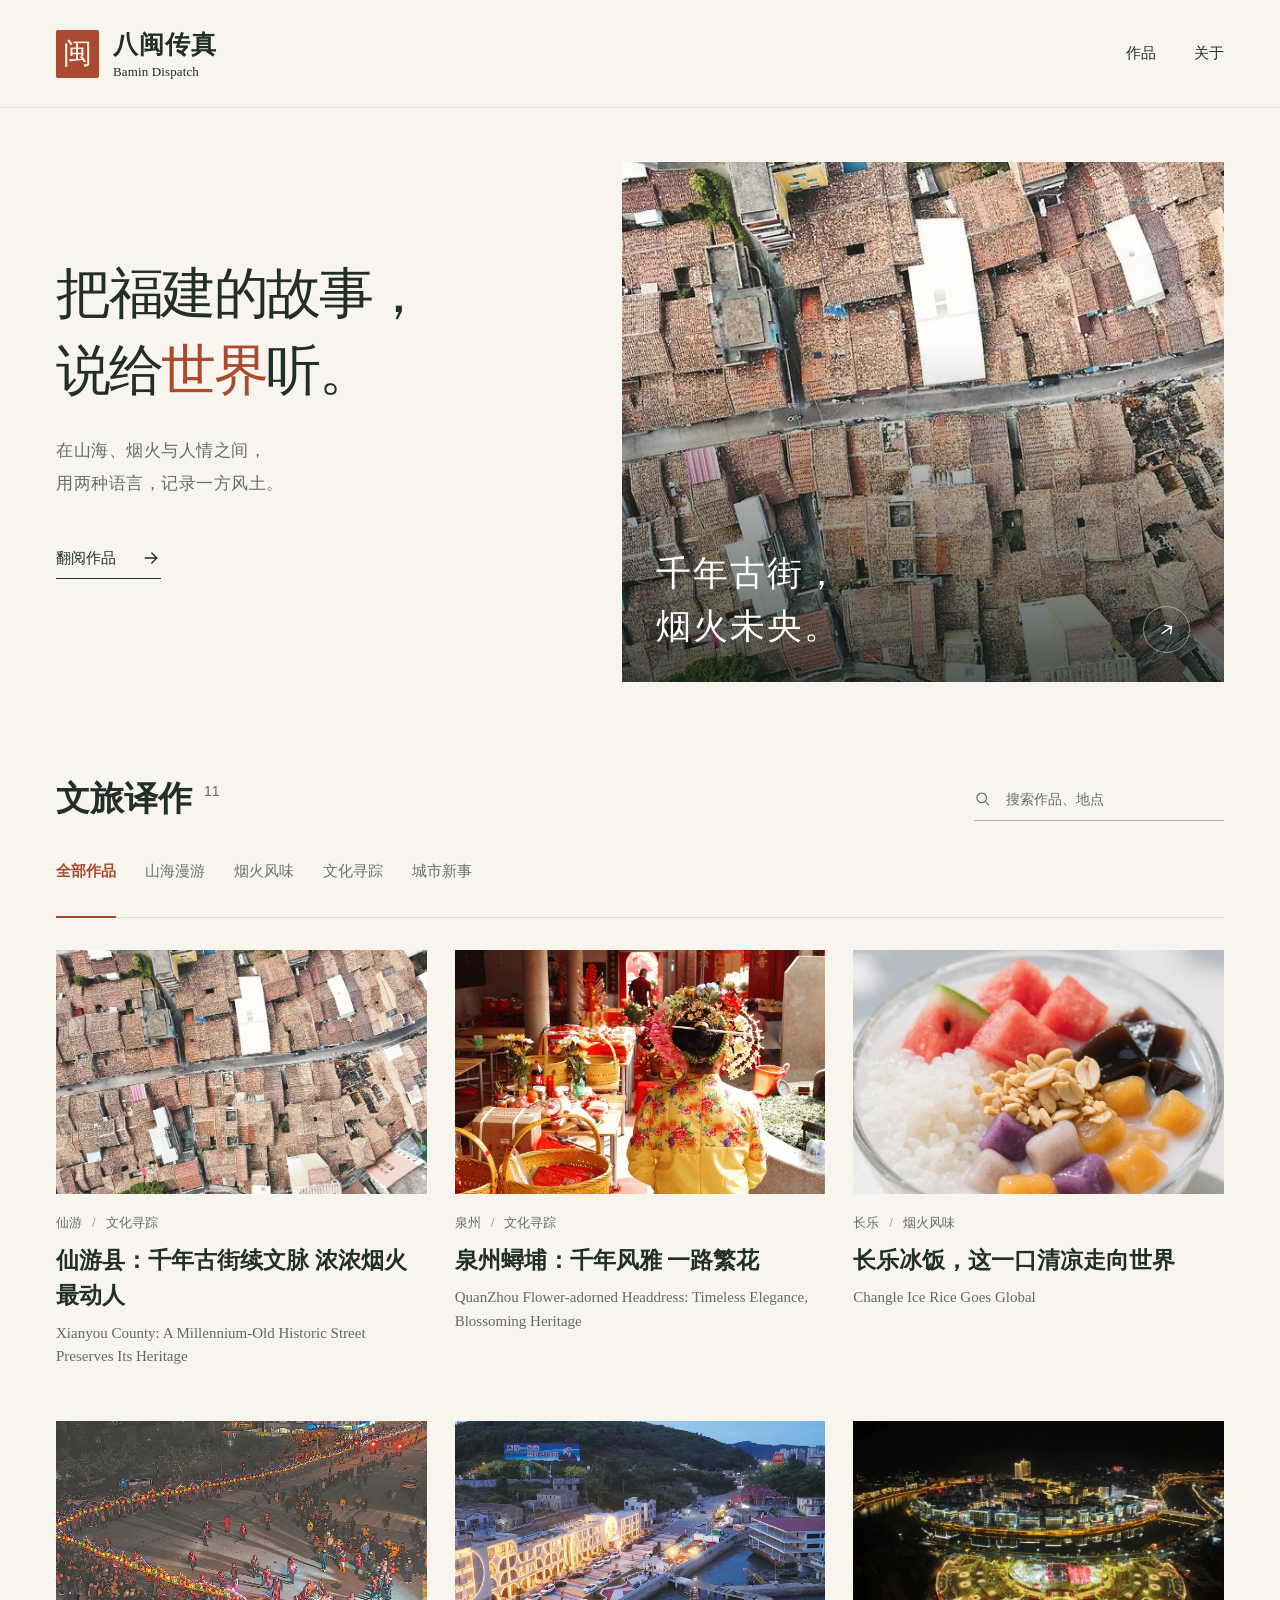
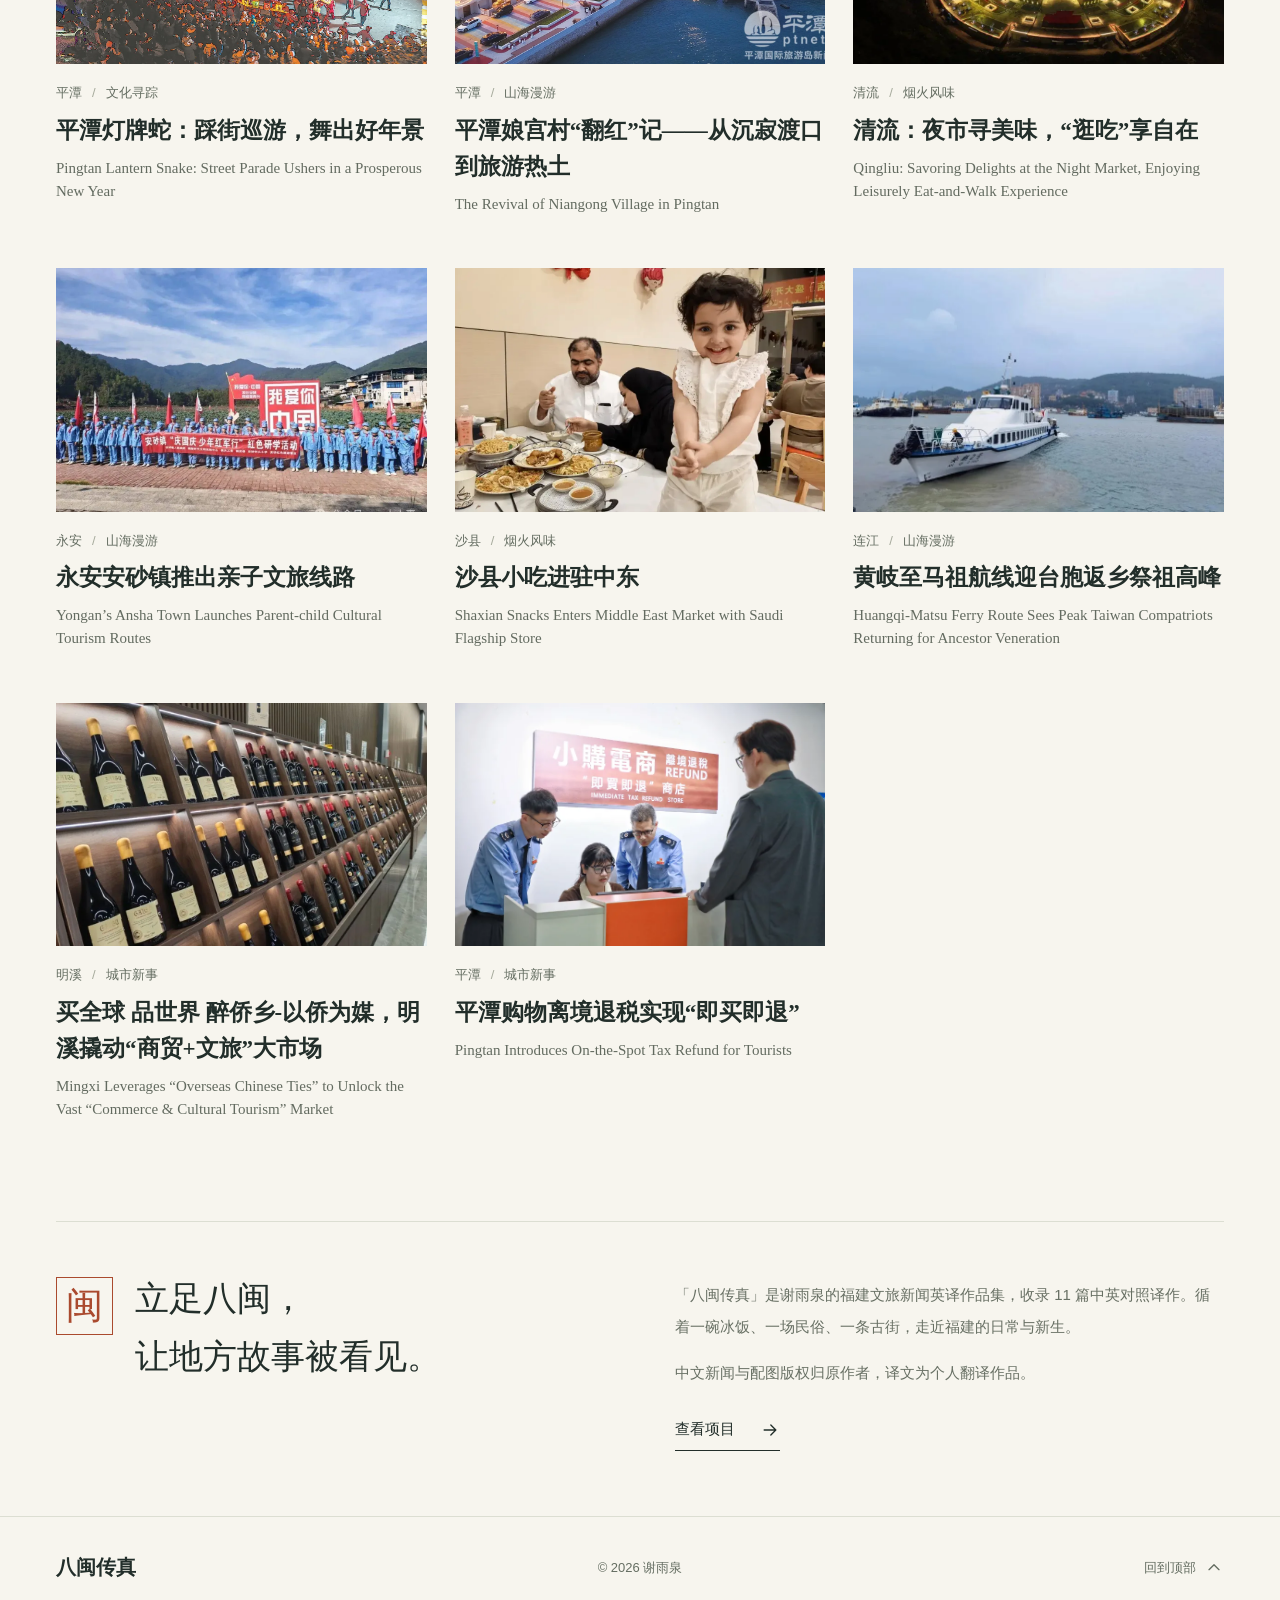
<file: index.html>
<!doctype html>
<html lang="zh-CN"><head><meta charset="utf-8"><meta name="viewport" content="width=device-width,initial-scale=1">
<title>八闽传真 Bamin Dispatch · 福建文旅新闻英译作品集</title><meta name="description" content="谢雨泉的福建文旅新闻英译作品集。11篇中英双语译作，从山海、风味与地方文化读懂福建。">
<meta name="theme-color" content="#f7f5ee"><link rel="canonical" href="https://yuquanhsieh.github.io/BaminDispatch.github.io/">
<meta property="og:type" content="website"><meta property="og:title" content="八闽传真 Bamin Dispatch · 福建文旅新闻英译作品集"><meta property="og:description" content="谢雨泉的福建文旅新闻英译作品集。11篇中英双语译作，从山海、风味与地方文化读懂福建。"><meta property="og:image" content="https://yuquanhsieh.github.io/BaminDispatch.github.io/assets/story-10.webp"><meta property="og:url" content="https://yuquanhsieh.github.io/BaminDispatch.github.io/">
<link rel="icon" type="image/svg+xml" href="assets/favicon.svg"><link rel="stylesheet" href="assets/style.css"><script defer src="assets/site.js"></script></head><body id="top"><a class="skip-link" href="#main">跳到正文</a><header class="site-header"><div class="header-inner"><a class="brand" href="index.html" aria-label="八闽传真首页"><span class="brand-mark" aria-hidden="true">闽</span><span>八闽传真<span class="brand-en" lang="en">Bamin Dispatch</span></span></a><nav aria-label="主导航"><a href="index.html#works">作品</a><a href="index.html#about">关于</a></nav></div></header><main id="main"><section class="hero" aria-labelledby="hero-title"><div class="hero-copy"><h1 id="hero-title">把福建的故事，<br>说给<span>世界</span>听。</h1><p>在山海、烟火与人情之间，<br>用两种语言，记录一方风土。</p><a class="text-link" href="#works">翻阅作品 <svg aria-hidden="true" width="20" height="20" viewBox="0 0 24 24" fill="none" stroke="currentColor" stroke-width="1.6" stroke-linecap="round" stroke-linejoin="round"><path d="M5 12h14M13 6l6 6-6 6"/></svg></a></div><a class="hero-photo" href="articles/xianyou-old-street/" aria-label="阅读仙游千年古街"><img src="assets/story-10.webp" width="1440" height="1000" alt="俯瞰仙游古街的红瓦屋顶与巷陌" fetchpriority="high"><div class="hero-caption"><h2>千年古街，<br>烟火未央。</h2><span class="hero-photo-arrow"><svg aria-hidden="true" width="20" height="20" viewBox="0 0 24 24" fill="none" stroke="currentColor" stroke-width="1.6" stroke-linecap="round" stroke-linejoin="round"><path d="M5 12h14M13 6l6 6-6 6"/></svg></span></div></a></section>
<section class="works section-shell" id="works" aria-labelledby="works-title"><div class="section-heading"><h2 id="works-title">文旅译作<span id="story-count">11</span></h2><label class="search-box"><svg aria-hidden="true" width="20" height="20" viewBox="0 0 24 24" fill="none" stroke="currentColor" stroke-width="1.6" stroke-linecap="round" stroke-linejoin="round"><circle cx="10.5" cy="10.5" r="6.5"/><path d="m16 16 4 4"/></svg><input id="search" type="search" aria-label="搜索作品" placeholder="搜索作品、地点" autocomplete="off"><button class="clear-search" type="button" aria-label="清除搜索" hidden><svg aria-hidden="true" width="20" height="20" viewBox="0 0 24 24" fill="none" stroke="currentColor" stroke-width="1.6" stroke-linecap="round" stroke-linejoin="round"><path d="m6 6 12 12M18 6 6 18"/></svg></button></label></div><div class="filters" role="group" aria-label="按主题筛选"><button type="button" data-filter="all" aria-pressed="true">全部作品</button><button type="button" data-filter="山海漫游" aria-pressed="false">山海漫游</button><button type="button" data-filter="烟火风味" aria-pressed="false">烟火风味</button><button type="button" data-filter="文化寻踪" aria-pressed="false">文化寻踪</button><button type="button" data-filter="城市新事" aria-pressed="false">城市新事</button></div><p class="sr-only" id="search-status" role="status" aria-live="polite"></p><div class="story-grid"><article class="story-card" data-category="文化寻踪" data-search="仙游县：千年古街续文脉 浓浓烟火最动人 Xianyou County: A Millennium-Old Historic Street Preserves Its Heritage 仙游 2025-05-13 10:02:34 陈盛钟 来源：东南网 红灯笼、石板路、青瓦房……5月的仙游，阳光和煦、微风不燥，漫步在鱼牙顶街区，街巷纵横交错，两旁店铺林立，人群熙熙攘攘，市井气息扑面而来。 上月底，省政府公布第六批省级历史文化街区名单，仙游县鱼牙顶历史文化街区 榜上有名。该街区地处仙游县城西侧，其历史可追溯至唐代，千百年来，其所属的西门外西市片区一直市井喧嚣、商贾云集。近年来，仙游县以“修旧如旧，保护为主”为核心理念，对鱼牙顶街区进行系统性保护、修缮，保留原住民生活场景和烟火气息，实现“政府搭台、居民唱戏” 的活态传承。如今，这片历经岁月雕琢的老街区重现芳华，古典与时尚在这里交相辉映，传统文化与现代文明相融共生。 千年老街，悠悠乡愁 走进和平路22号打铁铺，炉火熊熊，“叮叮当当”的打铁声不绝于耳。铁匠郑贤星挥舞着大锤，一下又一下地砸在烧红的铁块上，火星四溅。店内摆放着各种铁制器具，柴刀、锄头、铁锅等，每一件都凝聚着这位与铁艺相伴了近50年的老铁匠的心血。 “要找老手艺，就去鱼牙顶！”这里是当地老一辈手工艺人坚守的阵地。众多手工艺从业者凭着一己之力，延续着传统行当，为鱼牙顶老街区构筑起一道独特的风景。 年过七旬的剃头匠林德记已在理发行业摸爬滚打超过半个世纪，是当地远近闻名的老匠人，他坦言对老街有着难以割舍的情结。刮脸、剃须、老发型，不追新潮，林德记始终秉承着原汁原味的理发手艺。他的理发店没有时尚的招牌，店内设施也堪称古董级别，手动推子、老式镜子、旋转理发椅，映照出岁月的沧桑，也承载了无数老主顾的回忆。 “鱼牙顶街区是莆仙地区多样商贸和居住建筑的集中展现。”仙游县住建局风貌办负责人郑溢介绍，鱼牙顶街区包括和平路、民主路、纸山巷、洋山巷等两路八巷，街区范围面积21.4公顷。其距县城中心老县衙位置约1.2公里，距南侧木兰溪不到500米，是向西通往永春、德化的主要陆路通道，也是通往会仙码头的商贸集散中心，成为闽中重要的商贸集散地之一。 据考证，鱼牙顶街区所在的西门街市始于唐代仙游置县时，到宋元时已初具规模，明代时商店网点遍布，商业活动辐辏四境。清末，街区内的天地坛成为全县粮食集贸的主要市场，纸山为山货牲畜交易地，和平路成为海产品交易地。民国时期，周边街区得到连片开发，业态多为布匹、砂糖、肥料、粮油、木材等行业，成为境内商业、金融活动的中心。 新中国成立后，西门街市设立了福州贸易公司仙游营业处、鲤湖中百公司、日用百货经理部、医药公司、糖烟酒公司，以及针织品、文化用品等专业公司门市部。 1984年，洪桥燕顶县中心市场建成后，仙游城关商贸中心发生了转移，但西门街市还一直延续着商业经营的功能。 如今，行走在鱼牙顶街区，仿佛翻开一部立体的千年商史与建筑典籍。浓浓的人间烟火气，是鱼牙顶最动人的底色。2000多居民在此生息，记录着平凡日子的点点滴滴。街区内巷弄曲径通幽，两侧老屋鳞次栉比，汇聚了首饰店、中药店、打铁铺、农具铺、理发店、裁缝店等众多历史悠久的传统老字号商铺，承载了一代代仙游人美好的乡愁记忆。 “街”续文脉，焕新活力 “风急天高猿啸哀，渚清沙白鸟飞回……”9日上午，仙游城西中心小学石峰书院内传出琅琅书声，20多名诵读班学生沉浸于国学经典的诵读之中，开启一场跨越时空的心灵对话。 地处天地坛巷的城西中心小学，前身为创办于1905年的私立孟晋高等小学堂，校内至今保存着石峰书院、为松书院、红砖楼等历史建筑。其中，石峰书院始建于清咸丰年间，历经多次修缮。如今，这里已被改造成国学堂，开设国学诵读、书法、绘画等多门特色课程，成为学生传统文化教育的摇篮。 为松书院原为建于明崇祯年间的为松庵，门前有一口清嘉庆年间的古井，至今保存完好。目前，书院已设置成校园德育基地和校史馆。 鱼牙顶街区内历史环境要素丰富，保留着天地坛、节孝坊、石峰书院、为松书院、木兰养性堂 等历史建筑。街区内建筑多为1～2层的土木结构历史传统风貌建筑，柴栏厝民居、中西合璧式建筑等多元风格建筑林立，有完整的古厝院落格局空间，梁、柱、门、窗等建筑细部造型雕饰精美，图案考究。 天地坛，又称社稷坛，创建于宋乾道初年（1165年），坛分前后两殿，前台四柱撑起双层飞檐，后殿供奉兴化戏的祖师爷田公元帅。2023年，天地坛重新修缮，改造为十字社区老年活动中心，设置棋牌室、健身室、居家养老服务室等，成为社区老年人“老有所依，老有所乐”的温馨乐园。 作为街区的文化地标，建于清乾隆年间的青石牌坊——木兰节孝坊以“双凤朝阳”石雕闻名。2016年，仙游县对节孝坊实施修缮，并增设石栏杆、香炉等设施，同步开展街区环境整治。其时，还意外发现坊顶暗格中藏有清代维修账本竹简，被专家称为“时光宝盒”。 近年来，仙游县持续推进鱼牙顶街区保护工作，实施基础设施改造工程，对片区雨污水管网进行改造；启动文创街区项目，将废弃粮仓改造为非遗工坊，邀请老裁缝铺开展定制旗袍业务，并开设盘扣技艺教学，打造沉浸式非遗互动体验。 “鱼牙顶街区具有较高的历史价值、科学价值和艺术价值。”仙游县住建局局长杨兴介绍，目前，该街区已完成历史文化资源调查，正在委托中国城市规划设计研究院编制《仙游古城历史格局与文化内涵研究》 ，研究其在古城格局中的地位，划定了街区的建议保护范围。 据悉，仙游县将立足“保护优先、活态传承、文旅融合”的发展理念，系统推进历史建筑修缮、传统风貌修复及基础设施升级，通过“留形、留魂、留人、留文” ，让鱼牙顶街区成为莆商精神的原点记忆、市井生活的当代标本、文旅融合的示范标杆，最终实现千年古街向活力街区的美丽蝶变。 May 13, 2025, 10:02:34 | By Chen Shengzhong | Source: Fjsen.com Red lanterns, stone-paved roads, and grey-tiled houses… In May, Xianyou, a county in Fujian Province, enjoys warm sunshine and gentle breezes. Wandering through Yuyading Block in Xianyou, one is greeted by crisscrossing lanes, rows of shops, and bustling crowds, with a strong vibe of lively daily life filling the air. At the end of last month, the Fujian Provincial Government announced the list of the 6th batch of provincial-level Historical and Cultural Blocks, and Yuyading Historical and Cultural Block in Xianyou County was included. Located on the west side of Xianyou County’s downtown area, the block has a history dating back to the Tang Dynasty (618-907 AD). For thousands of years, the Ximenwai West Market Area, to which Yuyading Block belongs, has been a busy commercial hub. In recent years, Xianyou County has adhered to the core concept of “restoring old buildings to their original appearance, with protection as the priority,” carrying out systematic protection and renovation of Yuyading Block. It has preserved the living scenes of local residents and the vibe of daily life, achieving “living inheritance” under the model of “the government provides support while residents take the lead.” Today, in this ancient block, classic elegance blends with modern style, and traditional culture coexists harmoniously with contemporary civilization. A Millennium-Old Street, Enduring Nostalgia Step inside the blacksmith’s shop at No. 22 Heping Road, and you’ll be greeted by a glowing forge, with the steady, resonant clanging of ironwork filling the air. Blacksmith Zheng Xianxing wields a heavy hammer, striking the red-hot metal again and again, sending sparks flying. On show are various hand-forged iron tools: chopping knives, hoes, iron pots, and more. Each piece carries the skill and dedication of this seasoned blacksmith, who has devoted nearly 50 years to his craft. “If you’re looking for traditional crafts, go to Yuyading!” This is where local older craftspeople have kept their traditions alive. Many craftspeople work on their own to carry on traditional skills, making the old Yuyading neighborhood a special sight. Now in his seventies, barber Lin Deji has been working in the trade for more than half a century and is a well-known local veteran. He openly speaks of his deep attachment to the old street. He never chases modern trends. Instead, he sticks to traditional barbering skills: face-shaving, beard-trimming, and classic hairstyles, keeping his craft authentic and unchanged. His barbershop has no fancy modern sign, and the interior is full of vintage items such as manual clippers, old mirrors, and swivel barber chairs. All bear the marks of time and hold precious memories for generations of regular customers. “Yuyading Historic Block showcases the diverse commercial and residential architecture of the Puxian region,” said Zheng Yi, an official overseeing urban conservation at the Xianyou County Housing and Urban-Rural Development Bureau. Spanning 21.4 hectares, the block consists of two main roads and eight alleys, including Heping Road, Minzhu Road, Zhishan Alley and Yangshan Alley. It sits about 1.2 kilometers from the old county government compound in the historic heart of the town. It is less than 500 meters north of the Mulan River. As a key overland route west to Yongchun and Dehua, it also served as a trade hub connected to Huixian Wharf and became one of the most important commercial centers in central Fujian. Research shows that Ximen Market, where Yuyading Historic Block stands, originated when Xianyou was established as a county in the Tang Dynasty. It took shape during the Song and Yuan dynasties (960–1368). By the Ming Dynasty (1368–1644), shops could be found everywhere, and business activities flourished across the whole region. In the late Qing Dynasty (1644–1912), Tiandi Altar in the block became the main grain market of the county. Zhishan Area served as a trading hub for mountain products and livestock, while Heping Road was home to seafood trade. During the Republican period (1912–1949), adjacent blocks were developed as a unified area. Businesses here mainly dealt in cloth, sugar, fertilizers, grain, oil and timber, turning the district into the local center of commerce and finance. After the founding of the People’s Republic of China, Ximenwai Market saw the establishment of Xianyou Business Office of Fuzhou Trading Company, Lihu Zhongbai Company, Daily Necessities Manager Department, Pharmaceutical Company, Sugar, Tobacco and Alcohol Company, as well as specialty stores for knitwear and cultural goods. In 1984, after the completion of Hongqiao Yanding County Central Market, the commercial center of Xianyou’s county seat shifted, but Ximenwai Market continued to function as a commercial hub. Today, a walk through Yuyading Historic Block is like opening a vivid volume documenting a millennium of commerce and architecture. Its most touching charm lies in its rich, authentic everyday vitality. Over 2,000 residents live here, quietly cherishing the simple moments of daily life. The block’s winding lanes are flanked by rows of old houses. It is home to many long-established traditional shops, including jewelry stores, traditional Chinese medicine pharmacies, blacksmith shops, farm tool stores, barbershops and tailor shops. All of them carry the warm, nostalgic memories of generations of Xianyou people. Inheriting Cultural Legacy, Rejuvenating Vitality “The wind so swift, the sky so wide, apes wail and cry; Water so clear and beach so white, birds wheel and fly…” On the morning of the 9th, the sound of loud reading echoed from Shifeng Academy of Xianyou West City Central Primary School. More than 20 students from the recitation class immersed themselves in reading classic Chinese poems, opening a spiritual dialogue across time. West City Central Primary School in Tianditan Lane has its origins in the Private Mengjin Higher Primary School, founded in 1905. Historic buildings still stand on its campus, including Shifeng Academy, Weisong Academy and the Red-Brick Building. Shifeng Academy was first built during the Xianfeng reign of the Qing Dynasty (1851–1861) and has been restored several times. It has now been converted into a traditional Chinese culture academy, offering special courses such as classics recitation, calligraphy and painting. It is now a nurturing ground for students to learn traditional Chinese culture. Weisong Academy was originally Weisong Nunnery, built during the Chongzhen period of the Ming Dynasty (1628-1644 AD). In front of the academy stands an ancient well from the Jiaqing period of the Qing Dynasty (1796-1820 AD), which remains well-preserved. Currently, the academy serves as the school’s moral education base and school history museum. Yuyading Block is rich in historical elements, preserving historical buildings such as Tiandi Altar, Jiexiao Archway, Shifeng Academy, Weisong Academy, and Mulan Yangxing Hall. Most buildings in the block are 1- to 2-story historical structures with earth-wood frames, including Chailancuo , a traditional Fujian timber-framed house, and Sino-Western fusion-style buildings. The block retains complete courtyard layouts of ancient houses, with exquisitely carved details on beams, columns, doors, and windows, featuring elaborate patterns. Tiandi Altar, also known as Altar of Land and Grain, was built in the early Qiandao period of the Song Dynasty (1165 AD). It consists of front and rear halls: the front platform is supported by four pillars with a double-eaved roof, and the rear hall enshrines Tianyuan Shuai, the patron saint of Xinghua Opera. In 2023, Tiandi Altar was renovated and transformed into a senior activity center for Shizi Community, with chess rooms, fitness rooms, and home-based elderly care service rooms, becoming a warm haven where the elderly “have support and joy in their later years.” As a cultural landmark of the block, the Mulan Filial Piety Memorial Arch is a bluestone arch built during the Qianlong reign of the Qing Dynasty (1736–1795). It is famous for its stone carvings of “Two Phoenixes Facing the Sun”. In 2016, Xianyou County restored the arch, installed stone railings, incense burners and other fixtures, and carried out environmental improvement across the block. During the restoration, bamboo slips containing Qing Dynasty repair records were unexpectedly found in a hidden chamber at the top of the arch. Experts have called these slips a “time capsule”. In recent years, Xianyou County has steadily advanced the conservation of Yuyading Block. It has carried out infrastructure upgrades, including improvements to the rainwater and sewage pipe networks. The county also launched a cultural and creative quarter project, turning a disused grain warehouse into an intangible cultural heritage workshop. It has invited long-established tailors to provide custom cheongsam services and held classes on traditional frog-fastener making, creating an immersive interactive experience of intangible cultural heritage. “Yuyading Block boasts significant historical, scientific and artistic value,” said Yang Xing, Director of the Xianyou County Housing and Urban-Rural Development Bureau. A survey of the block’s historical and cultural resources has been completed. The county has entrusted the China Academy of Urban Planning and Design with compiling the Study on the Historical Pattern and Cultural Connotation of Xianyou Ancient City. The study assesses the block’s position within the ancient city’s layout and sets out a proposed conservation zone for the area. Xianyou County plans to revitalize the historic Yuyading Block by prioritizing preservation, cultural continuity, and tourism integration. Efforts will focus on restoring historic buildings, maintaining traditional styles, and upgrading infrastructure. The goal is to preserve the area’s physical form, cultural essence, and local way of life, turning it into a vibrant district that captures the spirit of Puxian merchants, reflects everyday urban life, and serves as a model for cultural and tourism development. In doing so, the millennium-old street will be transformed into a dynamic community."><a class="story-image" href="articles/xianyou-old-street/"><img src="assets/story-10.webp" alt="仙游县：千年古街续文脉 浓浓烟火最动人" loading="lazy" width="720" height="480"><span class="image-arrow"><svg aria-hidden="true" width="20" height="20" viewBox="0 0 24 24" fill="none" stroke="currentColor" stroke-width="1.6" stroke-linecap="round" stroke-linejoin="round"><path d="M5 12h14M13 6l6 6-6 6"/></svg></span></a><div class="card-meta"><span>仙游</span><span>文化寻踪</span></div><h3><a href="articles/xianyou-old-street/">仙游县：千年古街续文脉 浓浓烟火最动人</a></h3><p class="card-english" lang="en">Xianyou County: A Millennium-Old Historic Street Preserves Its Heritage</p></article>
<article class="story-card" data-category="文化寻踪" data-search="泉州蟳埔：千年风雅 一路繁花 QuanZhou Flower-adorned Headdress: Timeless Elegance, Blossoming Heritage 泉州 www.fjsen.com 2025-08-19 07:48:44 来源：东南网 立秋过后，泉州市丰泽区东海街道蟳埔村依然“热辣滚烫” 。巷子里人头攒动，随处可见簪花拍照的游客和正在开蚝的村民，传统与现代在此交相辉映。文旅热潮下，蟳埔村花香四溢，海味不减，随着“活化传承、跨界融合、赋能产业”的不断实践，这个海滨渔村正持续出圈。 蟳埔民俗文化村位于泉州湾晋江下游入海口北岸，是古代海上丝绸之路重要起点之一，已有千年历史。因扼守泉州出海口的“海门”，宋元时期这里便商贸兴盛，明天启七年（1627年）成为泉州东南海防门户。 近年来，蟳埔簪花围走红，各地游客慕名前来，带火了蟳埔村的文旅产业。 蟳埔民俗文化村保护提升指挥部负责人黄丽媛介绍，目前，蟳埔簪花已亮相世界旅游小姐总决赛、巴黎奥运会、伦敦工艺周等40多场国内外重大活动，传播至英国、法国、意大利、新加坡等30多个国家。“蟳埔簪花绽放海外风采”还被当代中国与世界研究院列为2024年在国际上有影响力的地方文化国际传播七个热点之一。 通过“簪花+”模式，当地将簪花之美融入各行各业。“簪花+文创”，联名签约匹克鞋业、嗨玩购服饰等20多家头部企业，研发摆件、冰箱贴等文创产品200多种；“簪花+美食”，推出泉州“簪花宴”，亮相第三十三届中国厨师节；“簪花+科技”，上线AI簪花写真体验馆，为市民和游客提供全新互动体验方式；“簪花+艺术”，搭建“影视服务中心+影视基地”平台，小品《蟳埔花开》获华东六省一市戏剧小品大赛金奖…… 据统计，2023年蟳埔村全年接待游客超450万人次。这个数据在2024年几近翻番，达到850万人次，带动旅游收入超18亿元。 一个面积仅1.5平方公里、常住人口不过7000多人的小渔村迎来了文旅产业的“泼天富贵”。但亮眼数据的背后也隐藏危机：仅靠簪花拍照，如何能长久引来巨大流量和销量？ 位于蟳埔村核心位置的橘若·蟳花咖啡厅，是村里新晋的网红打卡点。咖啡厅负责人戴朝聪正忙着招呼客人，为客人指出容易出片的位置和角度。 “不到200平方米的咖啡厅却拥有莫奈花园、中式侘寂风、欧式复古风等多种不同风格，这为簪花拍照提供了更多的场景。”来自广东的游客陈娜燕和同伴头戴簪花围，在咖啡厅里打卡拍照。 咖啡厅旁，一座白色的水塔矗立，塔身上“思源水塔”几个红色大字十分醒目。 “思源水塔是以前蟳埔村的重要供水设施，位于村子的核心位置，四通八达的小巷多数汇聚到这里。”戴朝聪告诉记者，如今，经过改造的水塔华丽转身为集旅居、文创、餐饮于一体的打卡地。 为簪花打卡提供更丰富的场景，这是橘若·思源水塔带来的新变化。丰富文旅体验，延伸消费链，同样也是蟳埔村的发展目标。今年以来，蟳埔村开展簪花里文旅市集、非遗小剧场、浔海乐游·游船码头等十大工程，同时推出簪花、旅拍、问海、巷遇、听音、看戏、品鲜、乐购等八大体验。 “从单一的簪花拍照扩展到看戏、乘船、听音等，不仅是体验内容和消费场景的丰富，更是蟳埔文化的重塑和提升。”黄丽媛说。 在村口的沿街位置，也宋＆腾讯音乐小屋的两位年轻人站在屏幕前一顿操作。 “扫码，输入关键字、一句话或者上传一张图，短短数分钟，就可以完成一首歌的创作，还能用10国语言、15种方言演唱歌曲。”小屋负责人邓慧说，这是AI作歌带给人们的新奇体验。这里是腾讯音乐全省首店，也是十大工程之一，现在已成为游客听音乐、买文创、喝咖啡的新去处，自“五一”开业以来，月销售额近10万元。 目前，蟳埔村有近300家旅拍店铺，游客日均2万人次，带动了文创、餐饮、民宿等多元业态发展，拉动消费超50亿元。截至7月，蟳埔村共接待游客超426万人次。 不只蟳埔村，串点成线，一条6公里长的“滨海浪漫线”正在打造。6月，丰泽区启动“这YOUNG的丰泽 潮燃夏夜”夜经济活动，全力打造富有沿海城市特色的“滨海浪漫线”。从世遗真武庙，到最美蟳埔村，6公里的“滨海浪漫线”串联起文兴宫、浔海夜游、簪花里市集、刺桐港非遗等多个景点，涵盖了海上派对、非遗市集、主题音乐会等多种消费场景，引入休闲茶饮、潮流文创、创意轻餐饮等多个业态，形成“日访世遗 夜游新潮”的双动线，打造全方位的“吃住行游娱购”全链条文商旅服务体系，满足游客的不同层次需求。 夜经济的加入，激发了蟳埔村新的活力。值得一提的是，浔海乐游渔人码头夜市，以音乐市集、灯光秀、烟花秀等簪花海上派对活动，吸引了众多游客，自8月8日夜间活动开展以来，游客量增长40%，预计多创收约15万元。 August 19, 2025, 07:48:44 | Source: Fjsen.com Well after the Start of Autumn, Xunpu Village in Donghai Subdistrict, Fengze District, Quanzhou City, remains extremely popular with visitors. Its alleyways bustle with throngs of people. Visitors posing for photos in flower-adorned headdresses and local villagers shucking oysters are a common sight, and tradition and modernity shine in perfect harmony here. Amid the cultural and tourism boom, Xunpu Village is filled with the fragrance of flowers while retaining its authentic coastal charm. Through continuous practices of “living inheritance, cross-border integration, and industry empowerment”, this coastal fishing village is continuously gaining fame across the country. Xunpu Folk Culture Village, situated on the northern bank of the lower Jinjiang River estuary in Quanzhou Bay, is a key starting point of the Ancient Maritime Silk Road with a history of more than one thousand years. Strategically guarding the &quot;Sea Gate&quot; of Quanzhou’s estuary, it flourished as a bustling commercial hub during the Song and Yuan dynasties, and became the southeast coastal defense gateway of Quanzhou since 1627, during the late Ming Dynasty. In recent years, Xunpu’s flower-adorned headdresses have gone viral, attracting visitors from all over the world and boosting the cultural and tourism industry of Xunpu Village. Huang Liyuan, head of the Xunpu Folk Culture Village Protection and Enhancement Command, revealed that these headdresses have graced over 40 domestic and international events, including the Miss Tourism World Finals, Paris Olympics, and London Craft Week, reaching more than 30 countries such as the UK, France, Italy, and Singapore. The campaign “Xunpu’s Flower-adorned Headdresses Shine Globally” was even listed by the Academy of Contemporary China and World Studies as one of seven influential local cultural communication cases in 2024. Through its signature “Flower-adorned Headdress +” model, the local area has woven the timeless beauty of the floral headdress into every corner of its local industries. It has signed co-branding partnership agreements with over 20 leading enterprises including PEAK Sports and HiGo Fashion, to develop more than 200 themed cultural and creative products ranging from ornaments to fridge magnets. For the gastronomy sector, Quanzhou’s &quot;Flower-adorned Headdress Banquet&quot; made its official debut at the 33rd China Chef Festival. The local area has also launched an AI flower-adorned headdress photo experience studio, offering an entirely new interactive experience for residents and tourists alike. In the arts field, it has built out the &quot;Film &amp; TV Service Center + Studio Base&quot; platform, with the skit Blooms in Xunpu taking home the gold award at the East China Drama Skit Competition. In 2023, Xunpu welcomed over 4.5 million visitors, generating tourism revenue exceeding ¥1.8 billion. By 2024, these numbers nearly doubled to 8.5 million visitors and ¥1.8 billion in revenue, which is a remarkable feat for a 1.5 km² fishing village with just 7,000 residents. A small fishing village with an area of only 1.5 square kilometers and a permanent population of just over 7,000 people has ushered in a &quot;tremendous boom&quot; in the cultural and tourism industry. Yet beneath these achievements lies a challenge: Can fleeting trends sustain long-term growth? Juruo·Xunhua Café, located in the heart of Xunpu Village, is a newly popular photo spot in the village. Dai Chaocong, the café manager, was busy greeting customers and pointing out ideal spots and angles for taking great photos. “Despite its 200 m² size, the café blends Monet’s garden, Chinese-style minimalist serenity, and European vintage aesthetics, offering versatile backdrops for headdress photoshoots”, said Chen Nayan, a tourist from Guangdong, who was taking photos in the café with her companions, all wearing flower hair wreaths. Adjacent to the café stands the Siyuan Water Tower. Once the village’s lifeline for freshwater, this landmark has been reimagined as a hybrid hub for accommodation, cultural and creative services, and dining. Expanding beyond photography, Xunpu is enhancing experiences through 10 key projects, including the Xunhuali Cultural Bazaar, Intangible Cultural Heritage Theaters, and the Xunhai Leisure Cruise Terminal. Visitors can now enjoy 8 signature activities: Headdress Styling, Portrait Photography, Coastal Exploration, Alley Wandering, Musical Performances, Theater Shows, Seafood Tasting, and Artisan Shopping. “What began as simply taking photos in the iconic Xunpu flower headdress has now expanded to include local opera, boat rides and traditional music. This is not just about enriching experiences and consumption scenarios, but redefining and elevating Xunpu culture,” said Huang Liyuan. At the village entrance, the Yesong &amp; Tencent Music Hut offers a novel AI songwriting experience. “Scan a QR code, input keywords or an image, and within minutes, users can compose a song sung in 10 languages or 15 dialects.” Deng Hui, person in charge of the hut, said that this is the novel experience brought by AI songwriting to people. As Tencent Music’s first provincial outlet, this venue has generated nearly ¥100,000 in monthly sales since its May opening. With more than 300 photography studios and 20,000 daily visitors, Xunpu’s tourism ecosystem now includes cultural and creative products, dining, and homestays, driving over ¥5 billion in consumption. By July 2025, the village had already hosted 4.26 million tourists. The momentum extends beyond Xunpu: A 6 km Coastal Romance Trail is under development. In June, Fengze District launched the “This is Young Fengze, Trendy and Burning Summer Night” night economy campaign, striving to build a “Coastal Romance Trail” full of coastal city characteristics. Stretching from the world heritage Zhenwu Temple to the scenic Xunpu Village, this Coastal Romance Trail links up Wenxing Palace, Xunhai Night Cruise, Zanhuali Bazaar, and intangible cultural heritage (ICH) resources of Zaitun Port. It offers diverse consumption experiences like sea parties, ICH markets, and themed concerts, and hosts businesses including casual tea shops, trendy cultural and creative products, and innovative light catering. Visitors can explore ICH during the day and enjoy new experiences at night, meeting tourists’ diverse needs with a comprehensive cultural, commercial and tourism service system covering “food, accommodation, transportation, travel, entertainment and shopping”. Nighttime activities, such as the Xunhai Leisure Fisherman’s Wharf Night Market with music festivals and fireworks, have boosted visitor numbers by 40% since August 8, projecting an additional ¥150,000 in revenue."><a class="story-image" href="articles/xunpu-flowers/"><img src="assets/story-09.webp" alt="泉州蟳埔：千年风雅 一路繁花" loading="lazy" width="720" height="480"><span class="image-arrow"><svg aria-hidden="true" width="20" height="20" viewBox="0 0 24 24" fill="none" stroke="currentColor" stroke-width="1.6" stroke-linecap="round" stroke-linejoin="round"><path d="M5 12h14M13 6l6 6-6 6"/></svg></span></a><div class="card-meta"><span>泉州</span><span>文化寻踪</span></div><h3><a href="articles/xunpu-flowers/">泉州蟳埔：千年风雅 一路繁花</a></h3><p class="card-english" lang="en">QuanZhou Flower-adorned Headdress: Timeless Elegance, Blossoming Heritage</p></article>
<article class="story-card" data-category="烟火风味" data-search="长乐冰饭，这一口清凉走向世界 Changle Ice Rice Goes Global 长乐 2025-06-09 11:04:05 作者：陈坚 来源：福州晚报 责任编辑：周冬 8日中午，央视《新闻直播间》栏目播出《清凉一夏·福建福州：勇于创新，长乐冰饭走向世界》，报道长乐冰饭在美国、加拿大等地走红的情况。央视主持人表示，长乐冰饭这一口清凉走向世界的过程，也是当地人不断创新的过程。 央视首先聚焦高炎青在长乐区奎桥美食街经营的冰饭店。今年63岁的高炎清说，这家冰饭店已经开了25年，以前面积只有十几平方米，现在店铺变成了两层小楼，面积扩大到200多平方米。高炎清说：“夏天的时候一天能卖1500碗，一般要排队半个多小时。”这几年该店的外卖订单也不少，4月到10月高峰期，一般每天有200多单到400多单外卖订单。 奎桥美食街上聚集了8家冰饭店，成为了名副其实的冰饭一条街。奎桥路紧挨着福州地铁6号线十洋站，因为一出站就是冰饭一条街，所以很多人也把6号线称作“冰饭直通车”。从福州市区出发，坐着地铁6号线来到长乐，吃上一碗正宗的冰饭，也成了很多市民、游客夏日消暑的宝藏路线。 有了一条街和“直通车”，经营者还在思考如何创新，怎么把传统冰饭做出新花样。比如，当下已经推出奶茶冰饭、椰子冰饭、茉莉冰饭、榴莲冰饭等。不断上新的冰饭搭档还有很多，比如冰饭配烧烤、冰饭配小龙虾等。 为了助力冰饭的推广，长乐区每年夏季还会举办冰饭节，融合美食、潮流音乐等元素，吸引了大量游客前来打卡。一碗冰饭不仅是福州人的夏日味道，也成为撬动消费的新引擎。 “长乐夜市有20多处，冰饭店有40多家。奎桥美食街是长乐一条比较大的夜市集市，有8家冰饭店，一年的营业额有5000多万元。”长乐区商务局流通科负责人陈书鼎说。 这几年长乐冰饭还走出国门，吸引全球的食客。 “有一家我们长乐人开在美国西雅图的冰饭店，生意也很好。美国、加拿大等地都有长乐冰饭，我们长乐冰饭出海了。”冰饭经营者高友星说。 June 9, 2025, 10:04:05 / Source: Fuzhou Evening News / Reporter: Chen Jian / Editor: Zhou Dong At noon on June 8, CCTV’s News Studio broadcast a report titled Cool Summer · Fuzhou, Fujian: Innovation Takes Changle Ice Rice to the World, covering the growing popularity of this local snack in the United States, Canada and other countries. The CCTV host noted that Changle Ice Rice’s journey to global fame is also a story of continuous innovation by local people. The report first featured Gao Yanqing’s ice rice shop on Kuiqiao Food Street in Changle District. Now 63 years old, Gao has run the shop for 25 years. “It used to be just a little over 10 square meters,” he said. “Today it’s a two-story building covering more than 200 square meters.” “In summer, we sell up to 1500 bowls a day, and customers usually wait in line for more than half an hour,” he added. The shop also receives a large number of takeaway orders. During the peak season from April to October, daily takeaway orders normally range from 200 to 400. Kuiqiao Food Street is home to 8 ice rice shops, making it a genuine “Ice Rice Street”. The street sits right next to Shiyang Station on Fuzhou Metro Line 6. Since passengers step straight into Ice Rice Street when exiting the station, many people call Line 6 the “Ice Rice Express”. For many local residents and tourists, taking Metro Line 6 from downtown Fuzhou to Changle for a bowl of authentic ice rice has become a popular summer choice to beat the heat. With the help of “Ice Rice Street” and the “Ice Rice Direct Line”, shop owners have continued to explore innovations to give this traditional delicacy new twists. For example, they now offer creative variants like Milk Tea Ice Rice, Coconut Ice Rice, Jasmine Ice Rice, and Durian Ice Rice. There are also diverse food pairings: Ice Rice with barbecued meats, Ice Rice with spicy crawfish, and more. To promote Changle Ice Rice, Changle District holds an Ice Rice Festival every summer, combining food, trendy music and other elements to draw large numbers of visitors. A bowl of ice rice is not only a beloved summer taste for Fuzhou people, but also a new engine driving local consumption. “There are over 20 night markets in Changle, with more than 40 Ice Rice shops. Kuiqiao Food Street is one of the larger night market hubs in Changle, housing 8 Ice Rice shops that generate over 50 million RMB in annual revenue.” said Chen Shuding, an official in charge of Changle District Bureau of Commerce. In recent years, Changle Ice Rice has gone global, winning fans among food lovers around the world. “One of our fellow Changle natives runs an ice rice shop in Seattle, USA, and it’s doing very well. Changle Ice Rice can now be found in the US, Canada and elsewhere. Our local snack has gone overseas,” said Gao Youxing, another ice rice shop owner."><a class="story-image" href="articles/changle-ice-rice/"><img src="assets/story-02.webp" alt="长乐冰饭，这一口清凉走向世界" loading="lazy" width="720" height="480"><span class="image-arrow"><svg aria-hidden="true" width="20" height="20" viewBox="0 0 24 24" fill="none" stroke="currentColor" stroke-width="1.6" stroke-linecap="round" stroke-linejoin="round"><path d="M5 12h14M13 6l6 6-6 6"/></svg></span></a><div class="card-meta"><span>长乐</span><span>烟火风味</span></div><h3><a href="articles/changle-ice-rice/">长乐冰饭，这一口清凉走向世界</a></h3><p class="card-english" lang="en">Changle Ice Rice Goes Global</p></article>
<article class="story-card" data-category="文化寻踪" data-search="平潭灯牌蛇：踩街巡游，舞出好年景 Pingtan Lantern Snake: Street Parade Ushers in a Prosperous New Year 平潭 www.fjsen.com 2025-02-15 08:43:55 张哲昊 刘宇捷 来源：福建日报 13日晚8时许，平潭老城关万人空巷、热闹非凡。锣鼓阵阵、烟火璀璨、灯牌夺目……一场盛大的平潭（首届）右营灯牌蛇非遗民俗文化踩街活动正在举行，此外还有舞龙、十番锣鼓、彩灯等方阵，踩街队伍长达800多米，场面蔚为壮观。 记者在现场看到，一条绵长的灯牌蛇队伍穿行于街道中，“蛇头”双眼炯炯有神，胡须飘逸灵动，再配上五彩装饰灯，一时间流光四溢，煞是好看，更引来大量市民游客驻足拍照，喝彩声此起彼伏。 据此次活动策划人陈志文介绍，这是平潭时隔10年再次举办灯牌蛇踩街活动，板凳节数从以前的51节增加至117节，“蛇身”长度近260米，由近300名表演者轮流协作完成，活动规模创历史之最。 平潭灯牌蛇历史悠久，是当地传统节庆的民俗文化项目之一，于2021年入选实验区第六批区级非物质文化遗产代表性项目名录。相传，灯牌蛇起源于明朝嘉靖年间戚继光入闽抗倭，起初是为了以灯牌行进震慑倭寇，因舞动时如长蛇蜿蜒而得名，后来逐渐演化为祈求新年风调雨顺、纳祥转运的民俗表演。 “灯牌蛇的‘蛇头’酷似龙头，是以竹篾精心编制成型，外部用布料仔细粘贴包裹，再不断完善‘蛇’的眼睛、胡须等细节，最后挂上五彩斑斓的LED彩灯，威风凛凛的‘蛇头’便大功告成。”灯牌蛇区级代表性传承人林亮说。 仔细看，灯牌蛇的“蛇身”由许多木板凳依次连接而成。每一条板凳上都安置了三盏灯箱，外形酷似骨牌，灯罩正面绘着《水浒传》《三国演义》的人物等，灯罩侧面写着各式各样的吉祥祝福，满含美好寓意，透明箱体内部则点有一盏装饰灯。 看着此次活动盛况空前，林亮甚是欣慰。“我们计划每年常态化举办灯牌蛇文化节，向更多人展示灯牌蛇的制作过程，还计划推出一系列相关的文创产品，打造一张全新的文旅名片。”他说。 Feb. 15, 2025, 08:43:55 | By Zhang Zhehao, Liu Yujie | Source: Fujian Daily At around 8 p.m. on the 13th, Pingtan’s old town center was emptied of residents as crowds flocked to the streets, creating a lively atmosphere. The air resonated with the rhythm of gongs and drums, while fireworks illuminated the sky and lanterns dazzled the eyes—a grand Lantern Snake Intangible Cultural Heritage (ICH) Folk Street Parade was underway. In addition to the Lantern Snake, the parade featured dragon dances, Shifan Gongs and Drums, and colorful lantern displays. Stretching over 800 meters, the procession presented a spectacular sight. On the scene, a long Lantern Snake procession wound its way through the streets. Its “snake head,” which looks much like a dragon’s head, had bright, lively eyes and flowing “whiskers,” decorated with colorful lights that glowed brightly. The stunning sight drew crowds of local residents and tourists, who stopped to take photos and cheered continuously. Chen Zhiwen, the event planner, revealed that this marked Pingtan’s first Lantern Snake parade in a decade. “The number of bench sections, a traditional unit for linking the snake’s body, has increased from 51 to 117, extending the ‘snake body’ to nearly 260 meters. Operated by nearly 300 performers in shifts, this is the largest-scale event of its kind in history,” he stated. With a long history, the Pingtan Lantern Snake is one of the local traditional folk culture activities for festivals. In 2021, it was listed as a district-level ICH item in Pingtan Comprehensive Experimental Zone. Legend has it that it originated during the Jiajing period of the Ming Dynasty (1522–1566), when General Qi Jiguang led troops to Fujian to fight against Japanese pirates. At first, the lantern parade was used to intimidate the pirates; it got its name because it moves like a winding snake. Later, it gradually evolved into a folk performance to pray for good weather, prosperity and good luck in the new year. Lin Liang, the district-level inheritor of the Lantern Snake, explained its production: “The dragon-like ‘snake head’ is carefully woven with bamboo strips, covered with cloth, and then detailed with eyes and whiskers. Finally, colorful LED lights are hung on it, and the majestic ‘snake head’ is finished.” Upon closer look, the “snake body” is made by connecting many wooden benches in a row. Each bench has three lantern boxes, shaped like traditional Chinese dominoes. The front of the lanterns is painted with characters from two classic Chinese novels Water Margin and Romance of the Three Kingdoms, and the sides are written with various auspicious blessings full of good wishes. A decorative light is placed inside each transparent box. Seeing the unprecedented grandeur of the event, Lin Liang felt very pleased. “We plan to hold the Lantern Snake Cultural Festival regularly every year to show more people how the Lantern Snake is made. We also plan to launch a series of related cultural and creative products to make it a new cultural and tourism symbol of Pingtan,” he said."><a class="story-image" href="articles/pingtan-lantern-snake/"><img src="assets/story-04.webp" alt="平潭灯牌蛇：踩街巡游，舞出好年景" loading="lazy" width="720" height="480"><span class="image-arrow"><svg aria-hidden="true" width="20" height="20" viewBox="0 0 24 24" fill="none" stroke="currentColor" stroke-width="1.6" stroke-linecap="round" stroke-linejoin="round"><path d="M5 12h14M13 6l6 6-6 6"/></svg></span></a><div class="card-meta"><span>平潭</span><span>文化寻踪</span></div><h3><a href="articles/pingtan-lantern-snake/">平潭灯牌蛇：踩街巡游，舞出好年景</a></h3><p class="card-english" lang="en">Pingtan Lantern Snake: Street Parade Ushers in a Prosperous New Year</p></article>
<article class="story-card" data-category="山海漫游" data-search="平潭娘宫村“翻红”记——从沉寂渡口到旅游热土 The Revival of Niangong Village in Pingtan 平潭 2025-05-11 09:37:37 来源：东南网 责任编辑：陈玮 近日，记者驱车驶入平潭综合实验区金井片区娘宫村，只见碧海、白墙与错落有致的绿植勾勒出独特的滨海景致。 “我们村‘五一’假期单日游客接待量近500人次，140余间民宿客房全部满员，大伙儿忙得脚不沾地。”娘宫村党支部书记周建鸿难掩喜悦地说。 谁能想到，这个如今热闹非凡的滨海村落，曾因平潭海峡大桥通车而沉寂许久。 基础设施焕新貌 曾经，枕山襟海的娘宫村凭借娘宫码头，成为平潭岛连通外界的交通枢纽。航运鼎盛时，码头自晨光熹微便迎来第一批旅客，暮色四合仍有归舟靠岸，成百上千的人流在此汇聚。熙来攘往间，不仅为村民带来丰厚的经济收入，更在岁月的沉淀中孕育出独一无二的渡口文化。 彼时的娘宫村，充满活力与烟火气。 然而，时代的车轮滚滚向前。2010年，平潭海峡大桥建成通车，承载无数人记忆的轮渡码头就此完成使命，娘宫村也在时代的浪潮中逐渐沉寂。 “以前在渡轮上当水手，每月有2000元的收入，日子过得很踏实。大桥通车后，渡轮停运，我就没了工作。”娘宫村村民俞昌雄说。 外部交通优势丧失的同时，娘宫村内基础设施的滞后更成了发展绊脚石。 “那时，村内通往外界仅有一条黄土路，晴天尘土飞扬，雨天泥泞难行。而且，生活污水排放、高陡边坡隐患、村道夜间照明等问题不仅长期困扰村民，也阻碍村子发展。”周建鸿的描述，道出了娘宫村当时的困境。 2022年，在平潭当地政府的支持下，娘宫村迎来发展的转折点。村里大力推进基础设施建设，古村落得到修缮保护，污水管网全面铺设，村口通道拓宽硬化，1000平方米地质灾害点完成整治。 “此外，我们还在村里种植1060株夹竹桃，播撒4000平方米草籽改善环境。一系列的改造，既保留了村子历史风貌，又实实在在改善了人居环境，解决了民生难题。”周建鸿介绍。 如今，娘宫村曾经狭窄泥泞的黄土路，已蜕变为宽敞平坦的大道，夜幕降临时，路灯与海面波光交相辉映，勾勒出一幅静谧美好的渔村夜景。 “现在村里条件越来越好，路好走了，晚上出门亮堂，生活比以前舒心多了！”俞昌雄说。 文旅引擎驱动发展 基础设施的全面升级，为娘宫村打开了发展新局面。2024年，娘宫村依托渡口文化、码头旧址、古村落、妈祖文化和山海资源，启动“渡口记忆·娘宫小镇”项目，创新采用“国有企业+社会资本+村集体”三方合作模式，将渡口文化保护与乡村建设结合，对村庄进行整体开发。 “在多方合力下，福建瑞佰丰文旅集团、平潭瑞丰游艇俱乐部等4家企业累计注入1.8亿元资金，在娘宫村打造‘月畔·栖霞’‘山寻·无尽海’等高端民宿项目。”周建鸿介绍，其中，由岚商翁祖斌与村集体合作开发的“月畔·栖霞”海景民宿，投资5000万元建成100余间客房，自2024年8月开业以来，即便在淡季的周末，入住率也能稳定在70%左右。 随着文旅产业的蓬勃发展，大量就业岗位随之诞生，越来越多的娘宫村村民实现了“家门口就业”。 “村里酒店民宿开起来后，我在家门口找了份酒店民宿安保主管的工作，每个月都有稳定收入。”娘宫村村民俞兆祥说。 如今的娘宫村，除了1万平方米的海景民宿客房常常供不应求外，新推出的游艇出海项目也成为新亮点。 “今年‘五一’假期，游艇项目正式运营，很受游客欢迎，每天发船六七趟，5天累计接待游客350余人次。”周建鸿介绍。 从沉寂渡口到旅游热土，站在新的起点上，娘宫村的发展蓝图愈发清晰。 “目前，村里正在进行绿化景观改造工程的收尾工作。”周建鸿表示，“下一步，我们将加大招商力度，融合文化体验、观光游览与特色餐饮，推进海上餐厅、漂浮酒店等项目落地，全力打造集文化、旅游、研学于一体的滨海小镇。” May 11, 2025 09:37:37 Source: Fjsen.com Editor: Chen Wei Recently, the reporter drove into Niangong Village, Jinjing Area of Pingtan Comprehensive Experimental Zone, and saw the unique coastal scenery outlined by the blue sea, white walls and scattered green plants. “During the May Day holiday, our village received nearly 500 visitors a day, and all 140 homestay rooms were fully booked. We were all extremely busy,” said Zhou Jianhong, Secretary of the Village Party Branch, with obvious delight. Few would have imagined that this bustling coastal village was once left in quiet decline after the opening of the Pingtan Strait Bridge. Infrastructure Gets a Full Upgrade Once upon a time, Niangong Village, nestled between mountains and the sea, relied on Niangong Wharf to become a transportation hub connecting Pingtan Island with the outside world. At the peak of shipping, the wharf welcomed the first batch of passengers at dawn and still had returning ships berthing at dusk, with hundreds of people gathering here. The bustling crowds not only brought substantial economic income to the villagers, but nurtured a unique ferry terminal culture over the years. At that time, Niangong Village was full of vitality and daily life charm. As time moved on, however, things changed. In 2010, the Pingtan Strait Bridge opened to traffic. The ferry terminal, which held so many memories, finished its historic role, and Niangong Village gradually faded into quietness. “I used to work as a sailor on the ferry, earning 2,000 yuan a month with a stable life. When the bridge opened and ferries stopped, I lost my job,” said Yu Changxiong, a local villager. Losing its transport advantage was only part of the trouble; outdated local infrastructure became a major barrier to development. “Back then, there was only one dirt road connecting the village to the outside. It was dusty on sunny days and muddy and hard to walk on when it rained. Problems like untreated domestic sewage, hazards from steep slopes, and a lack of streetlights at night troubled villagers for years and held back the village’s growth,” Zhou recalled. In 2022, with the support of the local government of Pingtan, Niangong Village ushered in a turning point in its development. The village vigorously promoted infrastructure construction: the ancient village was renovated and protected, the sewage pipe network was fully laid, the entrance passage was widened and hardened, and 1,000 square meters of geological disaster points were renovated. “We also planted 1,060 oleander shrubs and sowed grass seeds over 4,000 square meters to improve the environment. These changes preserved the village’s historic look while greatly improving living conditions and solving real livelihood problems,” Zhou explained. Today, the narrow, muddy dirt roads have been replaced by wide, smooth avenues. When night falls, streetlights glow alongside the sparkling sea, creating a peaceful and charming fishing village night view. “Conditions in the village are so much better now. The roads are easy to walk on, and it’s bright at night. Life is far more comfortable,” Yu said. Tourism Becomes the New Growth Engine The complete upgrade of infrastructure opened a new chapter for Niangong Village. In 2024, building on its ferry culture, old wharf site, ancient dwellings, Mazu culture, and coastal scenery, the village launched the “Ferry Memory · Niangong Town” project. It innovatively adopted a tripartite cooperation model of “state-owned enterprise + social capital + village collective”, combining ferry culture protection with rural construction to carry out the overall development of the village. “With the joint efforts of multiple parties, four enterprises including Fujian Ruibaifeng Culture and Tourism Group and Pingtan Ruifeng Yacht Club have invested a total of 180 million yuan to build high-end homestay projects such as &#x27;Yuepan·Qixia&#x27; and &#x27;Shanxun·Endless Sea&#x27; in Niangong Village,” Zhou Jianhong introduced. Among them, the “Yuepan·Qixia” sea-view homestay, co-developed by Weng Zubin, a businessman from Pingtan and the village collective, invested 50 million yuan to build more than 100 rooms. Since its opening in August 2024, even on weekends in the off-season, the occupancy rate has been stably around 70%. The booming tourism industry has created plenty of jobs, allowing more villagers to work close to home. “After the hotels and homestays opened, I became a security supervisor at one of them near my home, with a steady monthly income,” said Yu Zhaoxiang, another villager. Today, the 10,000-square-meter sea-view homestay rooms are often in high demand, and the newly launched yacht cruising trips have become a big hit. “During this year’s May Day holiday, the yacht service officially started and proved very popular. We ran six to seven trips a day, receiving more than 350 visitors over five days,” Zhou said. From a forgotten ferry terminal to a popular tourist destination, Niangong Village now has a clear development blueprint. “We’re finishing the final touches on greening and landscape improvements,” Zhou said. “Next, we will step up investment promotion, integrate cultural experiences, sightseeing and specialty dining, and launch projects such as overwater restaurants and floating hotels. Our goal is to build a coastal town that combines culture, tourism and study tours.”"><a class="story-image" href="articles/niangong-village/"><img src="assets/story-08.webp" alt="平潭娘宫村“翻红”记——从沉寂渡口到旅游热土" loading="lazy" width="720" height="480"><span class="image-arrow"><svg aria-hidden="true" width="20" height="20" viewBox="0 0 24 24" fill="none" stroke="currentColor" stroke-width="1.6" stroke-linecap="round" stroke-linejoin="round"><path d="M5 12h14M13 6l6 6-6 6"/></svg></span></a><div class="card-meta"><span>平潭</span><span>山海漫游</span></div><h3><a href="articles/niangong-village/">平潭娘宫村“翻红”记——从沉寂渡口到旅游热土</a></h3><p class="card-english" lang="en">The Revival of Niangong Village in Pingtan</p></article>
<article class="story-card" data-category="烟火风味" data-search="清流：夜市寻美味，“逛吃”享自在 Qingliu: Savoring Delights at the Night Market, Enjoying Leisurely Eat-and-Walk Experience 清流 2025-08-19 08:51:02 来源：福建日报 责任编辑：周冬 锅勺碰撞间,伴随着跳动的火苗和沸腾的热气,一碗碗色泽诱人的粉面、一盘盘香气扑鼻的小炒新鲜出炉…… 近日,走进清流县“清流”夜市,只见夜市里人来人往,顾客或是打包,或是围着小桌享受美食,整条街区涌动着浓浓的烟火气。 市民张香妹常到夜市品尝小吃。“这里的小吃种类多、价格优惠,即使是普通市民都消费得起。” “每天傍晚四五点人就陆陆续续来了,晚上6点人流量进入高峰期,生意也开始忙乎起来,忙到夜里一两点收摊回家是常有的事。”摊主陈爱珍介绍。 凭借位于城区中心且人口相对集中的优势,如今,“清流”夜市已成为当地居民和游客休闲放松的首选去处。自2021年8月底对外开放以来,该夜市共吸引30余家商户、超100名从业人员进驻。 “一晚上的营业额有五六百元,周末或节假日还会更多些。”陈爱珍说,她在夜市摆摊已有三四年,自己对目前的收入很满足。 清流县城市管理综合执法大队中队长邹坤荣介绍,该夜市成立以前,小吃摊主大多散布于街头巷尾。“为了保证食品安全,提升市容市貌,2020年,县里规划建设‘清流’夜市,为自由创业人员提供统一经营场所。现在,夜市里的摊主不用交摊位费和公共水电费,希望通过这种方式,让再就业人员有更广阔的创业空间。” 近年来,清流县积极适应消费升级新趋势,推出提振经济促消费系列举措,着力丰富夜间经济消费业态,通过打造“清流”夜市、“龙津”夜市等业态多元、管理规范的夜市经营点,让清流的夜晚亮起来、人气聚起来、城市活起来。目前,全县夜市总摊位60余个,其中美食小吃摊位30余个、排档摊位30余个,年营业总额近千万元。 August 19, 2025, 08:51:02 | Source: Fujian Daily | Editor: Zhou Dong Amid the clatter of spatulas and the dance of flickering flames, steaming bowls of noodles and fragrant stir-fries are freshly served... Recently, stepping into the Qingliu Night Market in Qingliu County, visitors are greeted by bustling crowds. Some customers grab takeaway meals, while others sit at small tables to enjoy the food. The whole street is filled with a warm, lively vibe. “There’s a huge variety of snacks here, and they’re very affordable for ordinary people like us.” said Zhang Xiangmei, a local resident who frequently visits the market. “Customers start coming around 4 or 5 o’clock every afternoon. The place gets really busy from 6 p.m., and we usually don’t close until 1 or 2 o’clock in the morning,” said stall owner Chen Aizhen. Located in the downtown core with a concentrated population, the Qingliu Night Market has become the top spot for relaxation for locals and tourists. Since opening in late August 2021, it has attracted more than 30 merchants and over 100 employees. “I make 500 to 600 yuan a night, and even more on weekends and holidays,” said Chen, who has run her stall here for three to four years and is happy with her income. Zou Kunrong, Captain of the Qingliu County Urban Management Comprehensive Law Enforcement Brigade, said that before the night market was built, snack vendors were scattered across the city. “To ensure food safety and improve the city’s look, the county planned and built the Qingliu Night Market in 2020, providing a unified business space for self-employed entrepreneurs. Now vendors don’t pay stall fees or public water and electricity bills. We hope this can create more space for re-employment and entrepreneurship,” he added. In recent years, Qingliu County has kept up with the new trend of consumption upgrading and launched a series of measures to boost the economy and stimulate consumption. It has focused on developing its night economy by building well-managed, multi-format night markets such as the Qingliu and Longjin Night Markets, lighting up the county’s evenings, drawing in crowds and bringing the city to life. At present, the county has more than 60 night market stalls in total, including over 30 snack stalls and 30 casual dining stalls, with an annual total revenue of nearly 10 million yuan."><a class="story-image" href="articles/qingliu-night-market/"><img src="assets/story-03.webp" alt="清流：夜市寻美味，“逛吃”享自在" loading="lazy" width="720" height="480"><span class="image-arrow"><svg aria-hidden="true" width="20" height="20" viewBox="0 0 24 24" fill="none" stroke="currentColor" stroke-width="1.6" stroke-linecap="round" stroke-linejoin="round"><path d="M5 12h14M13 6l6 6-6 6"/></svg></span></a><div class="card-meta"><span>清流</span><span>烟火风味</span></div><h3><a href="articles/qingliu-night-market/">清流：夜市寻美味，“逛吃”享自在</a></h3><p class="card-english" lang="en">Qingliu: Savoring Delights at the Night Market, Enjoying Leisurely Eat-and-Walk Experience</p></article>
<article class="story-card" data-category="山海漫游" data-search="永安安砂镇推出亲子文旅线路 Yongan’s Ansha Town Launches Parent-child Cultural Tourism Routes 永安 2025-06-30 09:25:57 作者：黄中泉 李峥 来源：福建日报 责任编辑：周冬 玉米采摘、抓鱼钓虾比赛、巧手包粽子……日前，在永安市安砂镇热水村，一场场充满趣味的“亲子盛宴”，让孩子们走进大自然，于欢声笑语中拓展视野、增长知识，体验到不一样的农事乐趣。 “这里蓝天白云，绿水青山环绕其间，植被丰富、空气清新，今天我专程带着女儿前来，感受这份难得的清凉与宁静。”来自清流县的黄先生说。 “端午期间，亲子抓鱼活动特别火爆，一天两场，场场爆满，孩子在水中尽情嬉戏，享受着抓鱼的乐趣，家长们也沉浸在孩子的欢声笑语之中。”景区负责人蓝文宾说。 热水村党支部书记邓长云看着眼前热闹非凡的场景，也打开了“话匣子”：“以前这里非常冷清。如今，通过资源整合，已形成了集旅游、观光、康养、研学等于一体的乡村振兴新载体，为村庄带来了新的生机与活力。” 据了解，今年端午节当日，景区所有住宿单元全部客满，营业收入达2万余元。这一亮眼成绩的背后，是景区亲子游项目的持续升温。蓝文宾表示，自亲子游项目推出以来，已建立5个300人规模的家长群，报名需求持续高涨。为满足不同家庭的需求，景区还推出了“亲子营”“独立营”两种模式。“亲子营”以家长陪伴为主，适合2至12岁儿童，注重互动性和趣味性，让亲子关系在互动中得以加深；“独立营”则面向稍大孩子，旨在培养其独立性和社交能力，让孩子们在独立探索中成长。 近年来，针对悄然而至的“遛娃时代”，安砂镇创新推出了亲子游、研学游、红色游、康养游等多条亲子文旅精品线路，花样繁多的“打开方式”，有力推动了“文旅＋”新业态蓬勃发展，成为吸引客流、带动消费的一股新兴力量。 June 30, 2025, 09:25:57 | By Huang Zhongquan, Li Zheng | Source: Fujian Daily | Editor: Zhou Dong Corn picking, fish-catching and shrimp-fishing contests, and skillful zongzi-wrapping… Recently, a string of fun-filled parent-child activities in Reshui Village, Ansha Town, Yongan City, invited children to step into nature. Amid laughter and joy, they broadened their horizons, acquired new knowledge, and experienced the unique pleasures of farming activities. “With blue skies, white clouds, lush mountains, and clear rivers, this place is surrounded by rich vegetation and fresh air. I specially brought my daughter here today to enjoy this rare tranquility and coolness,” said Mr. Huang from Qingliu County, a neighboring county approximately 1.5-hour drive from Yongan. “During the Dragon Boat Festival, our parent-child fish-catching activities were extremely popular, with two sessions a day and every session packed. Children played joyfully in the water, enjoying the fun of catching fish, while parents immersed themselves in their children’s laughter and joy,” said Lan Wenbin, manager of the scenic spot. Witnessing the bustling scene, Deng Changyun, Party Secretary of Reshui Village, shared his thoughts: “This area used to be very quiet and desolate. Through resource integration, we’ve now established a new rural revitalization platform integrating tourism, sightseeing, wellness, and educational tours, breathing new life into the village.” On this year’s Dragon Boat Festival, all accommodation at the scenic spot was fully booked, with revenue reaching more than 20,000 yuan. This strong performance reflects the growing popularity of the area’s parent-child tourism programs. Lan Wenbin said that since the parent-child programs were introduced, five parent WeChat groups—each with 300 members—have been set up, and demand for sign-ups has remained high. To meet the needs of different families, the scenic area now provides two options: the Parent-Child Camp and the Independent Camp. The Parent-Child Camp focuses on accompanied participation, suitable for children aged 2 to 12. It helps to deepen parent-child relationships through activities. The Independent Camp is designed for older children. It allows them to grow through independent exploration. In recent years, responding to the growing trend of “child-friendly travel,” Ansha Town has innovatively developed multiple cultural tourism routes, including family tours, educational expeditions, revolutionary history tours, and wellness retreats. These diverse offerings have significantly boosted the “tourism + ” mode, emerging as a key driver for attracting visitors and stimulating consumption."><a class="story-image" href="articles/ansha-family-travel/"><img src="assets/story-01.webp" alt="永安安砂镇推出亲子文旅线路" loading="lazy" width="720" height="480"><span class="image-arrow"><svg aria-hidden="true" width="20" height="20" viewBox="0 0 24 24" fill="none" stroke="currentColor" stroke-width="1.6" stroke-linecap="round" stroke-linejoin="round"><path d="M5 12h14M13 6l6 6-6 6"/></svg></span></a><div class="card-meta"><span>永安</span><span>山海漫游</span></div><h3><a href="articles/ansha-family-travel/">永安安砂镇推出亲子文旅线路</a></h3><p class="card-english" lang="en">Yongan’s Ansha Town Launches Parent-child Cultural Tourism Routes</p></article>
<article class="story-card" data-category="烟火风味" data-search="沙县小吃进驻中东 Shaxian Snacks Enters Middle East Market with Saudi Flagship Store 沙县 www.fjsen.com 2025-05-13 09:13:19 罗昱伦 来源：东南网 5月11日，沙县小吃沙特阿拉伯旗舰店在利雅得国际会展中心开业，成为首家在中东开张的沙县小吃加盟连锁店，标志着这一“国民小吃”正式进军中东市场。 开业当天，该店铺的营业额便突破5万元人民币，多款手工现做的传统沙县小吃全部售罄。 “刚尝了一口拌面，和国内的味道一模一样！”来自江苏的周巍已在沙特工作13年，听说沙县小吃阿拉伯旗舰店开业，一大早就赶了过来。“在异国他乡吃到正宗的祖国美食，缓解了我的思乡之情，希望以后能有更多中国美食来到沙特。” 作为中餐美食的代表之一，近年来，沙县小吃借助共建“一带一路”契机积极“出海”。一方面，依托“沙县小吃及图形”集体商标，已先后在日本、美国等77个国家和地区完成商标注册申请工作，并在多国落地；另一方面，加大海外小吃人才培养储备，已举办沙县小吃海外培训班15期，为法国、日本、印度尼西亚等多国合作公司培训技术骨干。 May 13, 2025, 09:13:19 / By Luo Yulun / Source: FJSEN.com Shaxian Snacks is a well-known daily dining brand from Shaxian County, Fujian Province, China, offering affordable home-style foods like tossed noodles and steamed dumplings. On May 11, its first franchised flagship store in the Middle East opened at the Riyadh International Convention and Exhibition Center, marking the official entry of this “staple of Chinese daily meals” into the Middle Eastern market.​ On opening day, the store’s revenue exceeded 50,000 RMB, and nearly all freshly handmade traditional Shaxian snacks sold out. “I just tried the tossed noodles – they taste exactly the same as back home!” said Zhou Wei, a Chinese national from Jiangsu who has worked in Saudi Arabia for 13 years. He arrived early as soon as he heard the news. “Having authentic Chinese food in a foreign country eases my homesickness. I hope more Chinese cuisines will come to Saudi Arabia.” As a representative of popular Chinese casual food, Shaxian Snacks has actively expanded overseas in recent years by seizing opportunities under the Belt and Road Initiative. On one hand, it has completed trademark registration applications for the collective trademark “Shaxian Snacks &amp; Logo” in 77 countries and regions including Japan and the United States, and opened physical stores in many of them. On the other hand, it has strengthened training and reserve of overseas talents, holding 15 overseas training programs to cultivate technical professionals for cooperative enterprises in France, Japan, Indonesia and other countries."><a class="story-image" href="articles/shaxian-snacks/"><img src="assets/story-07.webp" alt="沙县小吃进驻中东" loading="lazy" width="720" height="480"><span class="image-arrow"><svg aria-hidden="true" width="20" height="20" viewBox="0 0 24 24" fill="none" stroke="currentColor" stroke-width="1.6" stroke-linecap="round" stroke-linejoin="round"><path d="M5 12h14M13 6l6 6-6 6"/></svg></span></a><div class="card-meta"><span>沙县</span><span>烟火风味</span></div><h3><a href="articles/shaxian-snacks/">沙县小吃进驻中东</a></h3><p class="card-english" lang="en">Shaxian Snacks Enters Middle East Market with Saudi Flagship Store</p></article>
<article class="story-card" data-category="山海漫游" data-search="黄岐至马祖航线迎台胞返乡祭祖高峰 Huangqi-Matsu Ferry Route Sees Peak Taiwan Compatriots Returning for Ancestor Veneration 连江 2025-04-04 18:28:56 来源：央视新闻 责任编辑：李雅兰 随着清明节的到来，很多台胞纷纷回到大陆祭祖。这两天，福建福州的连江黄岐至马祖白沙客运航线，迎来台胞返乡祭祖客流高峰。 4月3日上午，随着3艘客渡陆续抵达福建连江黄岐港客运码头，300多名台胞回到大陆返乡祭祖。 台胞 陈一惠：带小朋友回来扫墓，祭拜一下祖先，让小孩记住自己的根在哪里。 清明节到来，黄岐至马祖“小三通”航线旅客人数呈增长之势，4月3日更是达到了峰值。为应对客流高峰，航班适时扩容，临时加开两趟航班。 福州边检站执勤三队副队长 王海钦：提前预测高峰流量，及时增派警力，加开通道，进一步优化服务举措，确保旅客快速有序通关。 April 4, 2025, 18:28:56 / Source: CCTV News / Editor: Li Yalan As Tomb-Sweeping Day approaches, many Taiwan compatriots are returning to the Chinese mainland to venerate their ancestors. In recent days, the Huangqi (Lianjiang, Fuzhou)-Matsu Baisha passenger ferry route has experienced a peak in Cross-Strait travel for this purpose. Matsu, administered by Taiwan province, is geographically close to the Chinese mainland. The Huangqi-Matsu route is a key part of the Mini Three Links, which is a Cross-Strait initiative facilitating direct people-to-people exchanges, trade, and transportation between the mainland and Taiwan region’s outlying islands. On the morning of April 3, three passenger ferries arrived at Huangqi Port Passenger Terminal in Lianjiang, Fujian, carrying over 300 Taiwan compatriots back to the mainland for ancestor veneration rituals. Taiwan compatriot Chen Yihui shared, “I brought my children back to sweep tombs and pay respects to our ancestors, so they can remember their roots.” With the festival’s arrival, passenger numbers on the Huangqi-Matsu “Mini Three Links” route have surged, reaching a record high on April 3. To cope with the peak travel demand, ferry operators temporarily added two extra trips. “By forecasting peak traffic in advance, we promptly deployed extra personnel, opened more inspection channels, and optimized services to ensure smooth and efficient clearance for travelers.” said Wang Haiqin, Deputy Team Leader of the Third Duty Team at Fuzhou Entry-Exit Border Inspection Station."><a class="story-image" href="articles/huangqi-matsu-ferry/"><img src="assets/story-06.webp" alt="黄岐至马祖航线迎台胞返乡祭祖高峰" loading="lazy" width="720" height="480"><span class="image-arrow"><svg aria-hidden="true" width="20" height="20" viewBox="0 0 24 24" fill="none" stroke="currentColor" stroke-width="1.6" stroke-linecap="round" stroke-linejoin="round"><path d="M5 12h14M13 6l6 6-6 6"/></svg></span></a><div class="card-meta"><span>连江</span><span>山海漫游</span></div><h3><a href="articles/huangqi-matsu-ferry/">黄岐至马祖航线迎台胞返乡祭祖高峰</a></h3><p class="card-english" lang="en">Huangqi-Matsu Ferry Route Sees Peak Taiwan Compatriots Returning for Ancestor Veneration</p></article>
<article class="story-card" data-category="城市新事" data-search="买全球 品世界 醉侨乡-以侨为媒，明溪撬动“商贸+文旅”大市场 Mingxi Leverages “Overseas Chinese Ties” to Unlock the Vast “Commerce &amp; Cultural Tourism” Market 明溪 夏秋交替的夜晚，暑气渐渐消退。在明溪侨乡葡萄酒文化小镇，一场融合国潮风尚、时代律动与未来幻想的沉浸式文旅盛宴在灯光与夜色中精彩上演，红酒品鉴、特色小吃、欧洲商品等20多个摊位在此摆开，现场热闹非凡。 闽西北山区小县明溪，素有“福建内陆新侨乡”“八闽旅欧第一县”之称，“侨”是其鲜明的特质。目前，明溪在海外人口达1.7万人，侨眷5万余人，占全县总人口一半以上。近年来，明溪大力实施“三侨回归”工程，“引侨资、汇侨智、聚侨力”，以精准培育为抓手，大力发展欧洲进口商贸业态，让游客在明溪体验“买全球”的便捷与欢愉。 今年以来，明溪依托侨乡葡萄酒文化小镇特色资源，探索“商贸＋文旅”的跨界融合，通过“以商带旅、以旅促商”的互动模式，不断释放侨乡新活力。 小县城链全球 随处可见的欧洲元素，是明溪大街上的独特风景。8月13日上午，步入欧侨广场的“欧品购”示范店，进口葡萄酒、咖啡、日化用品、母婴用品……来自全球各地的各类商品映入眼帘。 “爸妈每次从意大利回来，都会给我们带些护手霜、巧克力之类的欧洲商品。”罗娟是土生土长的明溪人，也是当地为数众多的侨属之一，“而今，在明溪的欧洲商品超市，这些都能买到。” “我们这里有来自近50个国家的产品，有越南的咖啡、俄罗斯的食品、意大利的日化品等。很多产品都是明溪人平常习惯日用的。”欧品购示范店店长叶爱华说。 近年来，为助力欧品购区域公共品牌建设，明溪县积极实施侨力侨资侨智“三侨回归”工程，出台扶持华侨回归兴业政策，完善侨胞返乡创业服务保障机制。此外，当地还成立明溪县侨乡进出口贸易有限公司，建设明溪县公用型保税仓库，提供进口商品采购、清关报关、保税仓储等服务，致力建设三明市融通内外的重要窗口。 “侨”是明溪的商贸主力。“通过‘侨’力量，目前明溪正在打造闽西北及赣南地区最大的进口商品集散中心。”明溪县工信局副局长、商务局局长苏荣斌说，此外，去年明溪县还建成三明市首个公用型保税仓，创新推出“半年免租+全链条服务”模式，打通了从海外直采到终端销售的全流程通路。为持续优化营商环境，明溪还出台入驻补贴、店招奖励、采销激励等一揽子扶持政策，全方位助力企业发展。 截至目前，明溪已培育42家侨资企业，吸引项目投资超20亿元。葡萄酒文化小镇的橱窗里，倒映着“小县城链全球”的梦想。 好商品火出圈 眼下，在明溪，不仅线下的欧洲进口商品门店风生水起，线上的电商直播也逐步壮大。 “我们直播间所有产品都保证欧洲原装进口，请大家放心购买。”8月13日下午，在欧起航进口商品中心的直播间内，主播正在直播售卖欧洲进口美妆。 占地两万多平方米的欧起航进口商品中心，一共5层楼，不仅有进口商超，还拥有十几个直播间。 “我们现在主营的类目分为两块，一块是线上直播间，一块是线下商品中心。”欧起航进口商品中心负责人张浩告诉记者，欧起航以线上直播起步，目前正以线上带动线下，越来越多客人来到商品中心线下选购。去年，线上线下营业额合计超过1亿元。 “我们有自己的进口链和销售链，可以拿到相对低的采购价，因此，我们的商品价格比国内专柜要便宜不少。”在线下的商超里，不仅有大牌首饰美妆，还有很多小众商品，例如巴基斯坦的粉盐、匈牙利的果酒、希腊的果汁等。 近日，2025年“侨家乐・福建省华侨美食文化交流活动明溪专场”在明溪举办，活动期间吸引游客2000多人次。在持续近一周的夏日狂欢中，葡萄酒音乐会、侨乡美食集市、红酒品鉴会、订购会等系列活动轮番上演，不仅为明溪的夜经济注入别样活力，也将明溪“让世界微醺”的邀请传遍省内外。 活动现场，欧品购区域公共品牌正式发布。早在2022年，欧品购首家示范店、欧起航电商直播基地等商家已和市民、游客见面。现在，明溪欧品购已经开到三明市区及龙岩长汀、江西石城等地。 在美食文化交流活动的红酒品鉴会环节，康莱德酒庄庄主Francesco先生表示，中国和意大利都拥有深厚的文化底蕴，葡萄酒正是连接两种文化的绝佳载体。拉维吉雅酒庄庄主柯劳迪-萨拉罗先生动情地说：“每次来到明溪都让我倍感亲切，这里的人、食物和茶都让我想起家乡。”当晚的订购会上，3家海外酒庄与明溪侨乡进出口贸易有限公司签下长期合作协议。 目前，明溪的欧洲原瓶原装进口葡萄酒已经成为当地的拳头产品，活动现场达成了200万元的葡萄酒订单。 来自泉州的经销商兰宝珍说：“往年要去意大利选酒，光差旅费就要十几万元。现在保税仓就在明溪，单瓶成本大幅下降，生意好做多了。” 商旅跨界融合 今年以来，明溪不断探索“商贸＋文旅”的融合，让游客来明溪从“买商品”升级为“品文化、享服务”。 音乐、夜跑、美酒、美食……8月8日晚，明溪县侨乡葡萄酒文化小镇流光溢彩、热闹非凡。明溪县文旅局今年推出的“侨乡田园欢歌”第八场——“荧光夜色·律动城关”夜跑活动在此展开，现场不仅可以观看歌舞表演、参加夜跑活动，还可以品美食、买进口商品，为现场游客带来一场夏夜视觉、听觉与情感的多重享受。 今年，明溪持续助力“商贸+文旅”的深度融合，年初落地侨乡葡萄酒文化小镇、欧洲风情街等特色项目，“侨乡田园欢歌”系列活动也慢慢形成常态化文旅品牌，欧品购、欧起航等平台与县域文旅资源深度融合，不断构建起“以商带旅、以旅促商”的良性循环。 数据显示，今年上半年，明溪旅游人数78.40万人次，同比增长11.3%；游客旅游花费6.82亿元，同比增长13.7%。 “接下来，我们将继续围绕侨乡葡萄酒文化小镇这一特色资源，打造欧洲微型之窗，预计今年10月份完工，希望可以吸引更多游客前来明溪打卡。”明溪县旅游发展中心副主任曹勇金说。 As summer transitions to autumn, the evening heat gradually fades. At Mingxi Qiaoxiang Wine Culture Town, an immersive cultural tourism feast blending national trend styles, contemporary rhythms, and futuristic vibes unfolds brilliantly under the lights and night sky. Offering wine tastings, local snacks, and European products, over 20 stalls create a bustling atmosphere. A small mountainous county in northwestern Fujian, Mingxi is known as “Fujian’s New Inland Hometown of Overseas Chinese” and “the No.1 County in Fujian for Travel to Europe”. Overseas Chinese connections are its defining trait. Currently, 17,000 people from Mingxi live abroad, with more than 50,000 overseas Chinese relatives, accounting for over half of the county’s total population. In recent years, Mingxi has vigorously implemented the “Three Overseas Chinese Returns Project,” aiming to attract overseas Chinese capital, pool their wisdom and gather their strength. Taking targeted cultivation as the key, the county has vigorously developed European imported trade and business formats, enabling tourists to experience the convenience and joy of “buying globally” in Mingxi. Since the start of this year, leveraging the distinctive resources of the Overseas Chinese Hometown Wine Culture Town, Mingxi has explored the integrated development of Commerce &amp; Cultural Tourism. By following the interactive approach of “driving tourism with commerce and boosting commerce with tourism”, the county has continued to unlock new vitality in its overseas Chinese community. A Small County Connected to the Globe Ubiquitous European elements create a distinctive sight on Mingxi’s streets. On the morning of August 13, visitors stepping into the Contro-commerciale Europa flagship store at Ouqiao Plaza are greeted by a wide array of global imports: fine wine, coffee, daily necessities, and maternity and baby products. “My parents always bring back European items like hand cream and chocolate when they return from Italy,” said Luo Juan, a native of Mingxi and one of the many local overseas Chinese relatives. “Now, I can find all these in Mingxi’s European product supermarkets.” “We have products from nearly 50 countries, such as Vietnamese coffee, Russian food, Italian daily chemicals, etc. Many of these are daily necessities that Mingxi locals are used to,” noted Ye Aihua, manager of the Contro-commerciale Europa flagship store. In recent years, to support the development of the regional public brand Contro-commerciale Europa, Mingxi has actively implemented the &quot;Three Overseas Chinese Returns&quot; initiative to attract overseas Chinese capital, talent and strength. It has rolled out policies to support overseas Chinese in starting businesses and improved the service and support mechanism for their entrepreneurship. In addition, the county established Mingxi Qiaoxiang Import and Export Trade Co., Ltd. and built a public bonded warehouse, offering services including imported goods procurement, customs declaration and clearance, and bonded warehousing. It is committed to becoming an important gateway for Sanming to integrate domestic and international markets. “Overseas Chinese communities serve as the backbone of commerce in Mingxi,” said Su Rongbin, Deputy Director of the Mingxi County Bureau of Industry and Information Technology and Director of the County Bureau of Commerce. “With the strength of overseas Chinese, Mingxi is now building the largest imported goods distribution center in northwestern Fujian and southern Jiangxi. Last year, the county also completed Sanming’s first public bonded warehouse and rolled out an innovative model of ‘six-month rent exemption plus full-chain services’, opening up the complete workflow from overseas direct sourcing to final sales.” To further improve the business environment, Mingxi has introduced a full package of supportive policies, including settlement subsidies, storefront sign rewards and procurement-sales incentives, to comprehensively boost the growth of local enterprises. To date, Mingxi has fostered 42 overseas Chinese-invested enterprises, attracting over 2 billion yuan in project investment. The display windows of the Overseas Chinese Hometown Wine Culture Town reflect the dream of “linking the small county to the world.” Quality Goods Gain Widespread Popularity Currently in Mingxi, not only are offline stores selling European imported products thriving, but online e-commerce live broadcasts are also growing steadily. “All products in our live broadcast room are guaranteed to be original European imports. Please feel free to purchase,” a host said during a live broadcast selling European imported cosmetics at the Ouqihang Imported Goods Center on the afternoon of August 13. Covering an area of over 20,000 square meters, the five-story Ouqihang Imported Goods Center includes not only an imported supermarket but also more than a dozen live broadcast studios. “Our main business now has two segments: online live broadcasts and offline goods centers,” Zhang Hao, head of the center, told reporters. “Ouqihang started with online live broadcasts and is now driving offline sales through online channels. More and more customers are coming to the offline center to shop.” Last year, its combined online and offline revenue exceeded 100 million yuan. “We have our own import and distribution chains, which allow us to secure lower procurement costs. As a result, our prices are much cheaper than those at department store counters in China,” Zhang added. The offline supermarket offers not only well-known jewelry and cosmetics brands but also many niche products, such as Pakistani pink salt, Hungarian fruit wine, and Greek fruit juice. Recently, the Fujian Overseas Chinese Cuisine Culture Exchange Event was held in Mingxi, attracting over 2,000 tourists during the event. Over nearly a week of summer carnival, a series of activities took turns to be staged, including a wine concert, an Overseas Chinese Hometown food market, wine tastings, and order fairs. These activities not only injected unique vitality into Mingxi’s night economy but also spread Mingxi’s invitation to “let the world be gently intoxicated” across Fujian and beyond. At the event, the regional public brand Contro-commerciale Europa was officially launched. As early as 2022, the first Contro-commerciale Europa Model Store and the Ouqihang E-commerce Live Broadcast Base first welcomed local residents and visitors. Today, Contro-commerciale Europa outlets have expanded to downtown Sanming, Changting in Longyan, and Shicheng in Jiangxi. During the wine tasting at the Overseas Chinese Cuisine Culture Exchange Event, Mr. Francesco, owner of Conrad Winery, noted: “China and Italy both boast rich cultural heritage, and wine serves as a perfect bridge between the two cultures.” Mr. Claudio Sarallo, owner of Lavigia Winery, said warmly: “Every time I come to Mingxi, I feel right at home. The people, food and tea here all remind me of my hometown.” At the order fair that evening, three overseas wineries signed long-term partnership agreements with Mingxi Qiaoxiang Import and Export Trade Co., Ltd. At present, authentic imported European bottled wines have become a flagship product of Mingxi. Wine orders totaling 2 million yuan were concluded at the event. Lan Baozhen, a distributor from Quanzhou, said: “In the past, I had to travel to Italy to select wines, which cost me over 100,000 yuan just in travel expenses. Now, with the bonded warehouse right here in Mingxi, the cost per bottle has dropped sharply, making business far more manageable.” Integration of Commerce and Tourism Since the start of this year, Mingxi has been continuously exploring the integration of Commerce &amp; Cultural Tourism, elevating tourists’ experience in Mingxi from simply “purchasing goods” to “savoring culture and enjoying services.” Music, night runs, fine wine, and delicious food... On the evening of August 8, the Overseas Chinese Hometown Wine Culture Town was ablaze with lights and bustling with excitement. The 8th session of the “Qiaoxiang Pastoral Song” series – the “Fluorescent Night · Dynamic Chengguan” Night Run, launched by the County Bureau of Culture and Tourism – kicked off here. Attendees could not only watch song and dance performances and join the night run but also savor delicious food and purchase imported goods, bringing visitors a multi-dimensional summer night experience that feasts their eyes, ears and hearts. This year, Mingxi has continued to promote the integration of Commerce &amp; Cultural Tourism. Early this year, it launched projects including the Overseas Chinese Hometown Wine Culture Town and European Style Street. The “Qiaoxiang Pastoral Song” series has gradually become a regular cultural tourism brand. Platforms such as Contro-commerciale Europa and Ouqihang have deeply integrated with local cultural and tourism resources, forming a virtuous cycle of “driving tourism with commerce and boosting commerce with tourism.” Data shows that in the first half of this year, Mingxi received 784,000 tourist visits, up 11.3% year on year; tourist spending reached 682 million yuan, rising 13.7% year on year. “Going forward, we will continue to leverage the distinctive resources of the Overseas Chinese Hometown Wine Culture Town to build a Mini Window to Europe, which is expected to be completed in October. We hope to attract more visitors to Mingxi,” said Cao Yongjin, Deputy Director of the County Tourism Development Center."><a class="story-image" href="articles/mingxi-overseas-ties/"><img src="assets/story-11.webp" alt="买全球 品世界 醉侨乡-以侨为媒，明溪撬动“商贸+文旅”大市场" loading="lazy" width="720" height="480"><span class="image-arrow"><svg aria-hidden="true" width="20" height="20" viewBox="0 0 24 24" fill="none" stroke="currentColor" stroke-width="1.6" stroke-linecap="round" stroke-linejoin="round"><path d="M5 12h14M13 6l6 6-6 6"/></svg></span></a><div class="card-meta"><span>明溪</span><span>城市新事</span></div><h3><a href="articles/mingxi-overseas-ties/">买全球 品世界 醉侨乡-以侨为媒，明溪撬动“商贸+文旅”大市场</a></h3><p class="card-english" lang="en">Mingxi Leverages “Overseas Chinese Ties” to Unlock the Vast “Commerce & Cultural Tourism” Market</p></article>
<article class="story-card" data-category="城市新事" data-search="平潭购物离境退税实现“即买即退” Pingtan Introduces On-the-Spot Tax Refund for Tourists 平潭 2025-05-06 10:35:11 作者：张哲昊 来源：福建日报 责任编辑：周冬 近日，在位于平潭台创园的小购离境退税商店，台胞何奕兴现场购买了一台总价为2299元的手机。随后，他在工作人员的引导下成功办理了退税。 “我过几天就要回台湾了，准备买部手机给家人，在离境退税商店买单后就立刻收到了退税款，没想到这么方便。”何奕兴点赞道。 记者走进小购离境退税商店，只见由中英双语印制的“‘即买即退’商店”标识十分醒目，工作人员正在热情接待旅客。 “境外旅客可在线上通过‘台陆通’旗下的‘黑琵购’平台挑选手机、平板电脑、笔记本电脑以及户外用品等上千种产品，并选择提货点，只要符合‘即买即退’的条件并提供相关证件，即可在提货点支付并办理退税。”商店负责人、福建新通途信息技术有限公司副总经理卫元鹏说。 据国家税务总局平潭综合实验区税务局副局长冯德福介绍，“即买即退”作为离境退税的优化服务举措，其最大的亮点在于将离境口岸退税环节“前移”至购物现场，极大提升了退税效率、通关速度和消费体验，吸引更多境外旅客“买买买”，进一步激活境外旅客再消费的热情，助推平潭“一岛两窗三区”建设。 今年以来，国家大力优化离境退税政策，不断扩大入境消费。在此背景下，国家税务总局平潭综合实验区税务局联合实验区经济发展局、平潭海关等部门建立政税关银联动机制，共同梳理相关业务流程，辅导离境退税商店完成系统升级和设备调试，在“即买即退”服务措施推广当月即开出福建省首单，帮助境外旅客第一时间享受政策红利。 May 06, 2025, 10:35:11 | By Zhang Zhehao | Source: Fujian Daily | Responsible Editor: Zhou Dong In a recent visit to the Xiaogou Tax Refund Store in Pingtan Taiwan Innovation Park, Mr. He Yixing, a visitor from Taiwan region of China, purchased a smartphone priced at 2,299 yuan. With assistance from store staff, he successfully claimed a tax refund immediately after payment. “I’m returning to Taiwan in a few days and wanted to buy a phone for my family. It’s amazing that I received the tax refund right after paying at the store. It couldn’t be more convenient,” he praised. Inside the store, bilingual signs reading “on-the-spot Tax Refund Available” are prominently displayed, as staff members warmly assist customers. “International visitors can browse thousands of products, including smartphones, tablets, laptops, and outdoor gear, on the HappyGo platform under the TaiLuTong app, a Cross-Strait digital service platform,” explained Wei Yuanpeng, Deputy General Manager of Fujian Xintongtu Information Technology Co., Ltd., which operates the store. “After selecting a pickup location and providing required documents, eligible travelers can complete payment and tax refund procedures simultaneously at the pickup point.” According to Feng Defu, Deputy Director of the Pingtan Comprehensive Experimental Zone Tax Service, the “on-the-spot tax refund” represents a major upgrade to the traditional departure tax refund system. By shifting the refund process from the airport to the point of purchase, this initiative significantly enhances efficiency, reduces customs clearance time, and improves the overall shopping experience. &quot; This measure encourages more international tourists to spend in Pingtan and re-engage in post-tax-refund consumption, supporting the development of Pingtan as a Cross-Strait cooperation hub, an opening-up window to the world, and a pilot zone for integrated reform. This year, China has vigorously optimized the departure tax refund policy to continuously boost inbound consumption. Against this backdrop, the Tax Service of Pingtan Comprehensive Experimental Zone, together with the Zone’s Economic Development Bureau, Pingtan Customs and other departments, established a government-tax-customs-bank linkage mechanism. They jointly sorted out relevant business processes and guided tax refund stores to complete system upgrades and equipment debugging. In the same month that the “on-the-spot tax refund” service was launched, Fujian’s first such tax refund transaction was completed, allowing international travelers to enjoy the policy benefits immediately."><a class="story-image" href="articles/pingtan-tax-refund/"><img src="assets/story-05.webp" alt="平潭购物离境退税实现“即买即退”" loading="lazy" width="720" height="480"><span class="image-arrow"><svg aria-hidden="true" width="20" height="20" viewBox="0 0 24 24" fill="none" stroke="currentColor" stroke-width="1.6" stroke-linecap="round" stroke-linejoin="round"><path d="M5 12h14M13 6l6 6-6 6"/></svg></span></a><div class="card-meta"><span>平潭</span><span>城市新事</span></div><h3><a href="articles/pingtan-tax-refund/">平潭购物离境退税实现“即买即退”</a></h3><p class="card-english" lang="en">Pingtan Introduces On-the-Spot Tax Refund for Tourists</p></article></div><div class="empty-state" hidden><p>没有找到相关作品</p><button class="reset-search" type="button">查看全部作品 <svg aria-hidden="true" width="20" height="20" viewBox="0 0 24 24" fill="none" stroke="currentColor" stroke-width="1.6" stroke-linecap="round" stroke-linejoin="round"><path d="M5 12h14M13 6l6 6-6 6"/></svg></button></div></section>
<section class="about section-shell" id="about" aria-labelledby="about-title"><div class="about-heading"><span class="about-mark" aria-hidden="true">闽</span><h2 id="about-title">立足八闽，<br>让地方故事被看见。</h2></div><div class="about-copy"><p>「八闽传真」是谢雨泉的福建文旅新闻英译作品集，收录 11 篇中英对照译作。循着一碗冰饭、一场民俗、一条古街，走近福建的日常与新生。</p><p>中文新闻与配图版权归原作者，译文为个人翻译作品。</p><a class="text-link" href="https://github.com/YuquanHsieh/BaminDispatch.github.io" target="_blank" rel="noopener noreferrer">查看项目 <svg aria-hidden="true" width="20" height="20" viewBox="0 0 24 24" fill="none" stroke="currentColor" stroke-width="1.6" stroke-linecap="round" stroke-linejoin="round"><path d="M5 12h14M13 6l6 6-6 6"/></svg></a></div></section></main><footer class="site-footer"><a class="footer-brand" href="index.html">八闽传真</a><span>© 2026 谢雨泉</span><a href="#top">回到顶部 <svg aria-hidden="true" width="20" height="20" viewBox="0 0 24 24" fill="none" stroke="currentColor" stroke-width="1.6" stroke-linecap="round" stroke-linejoin="round"><path d="m6 14 6-6 6 6"/></svg></a></footer></body></html>
</file>
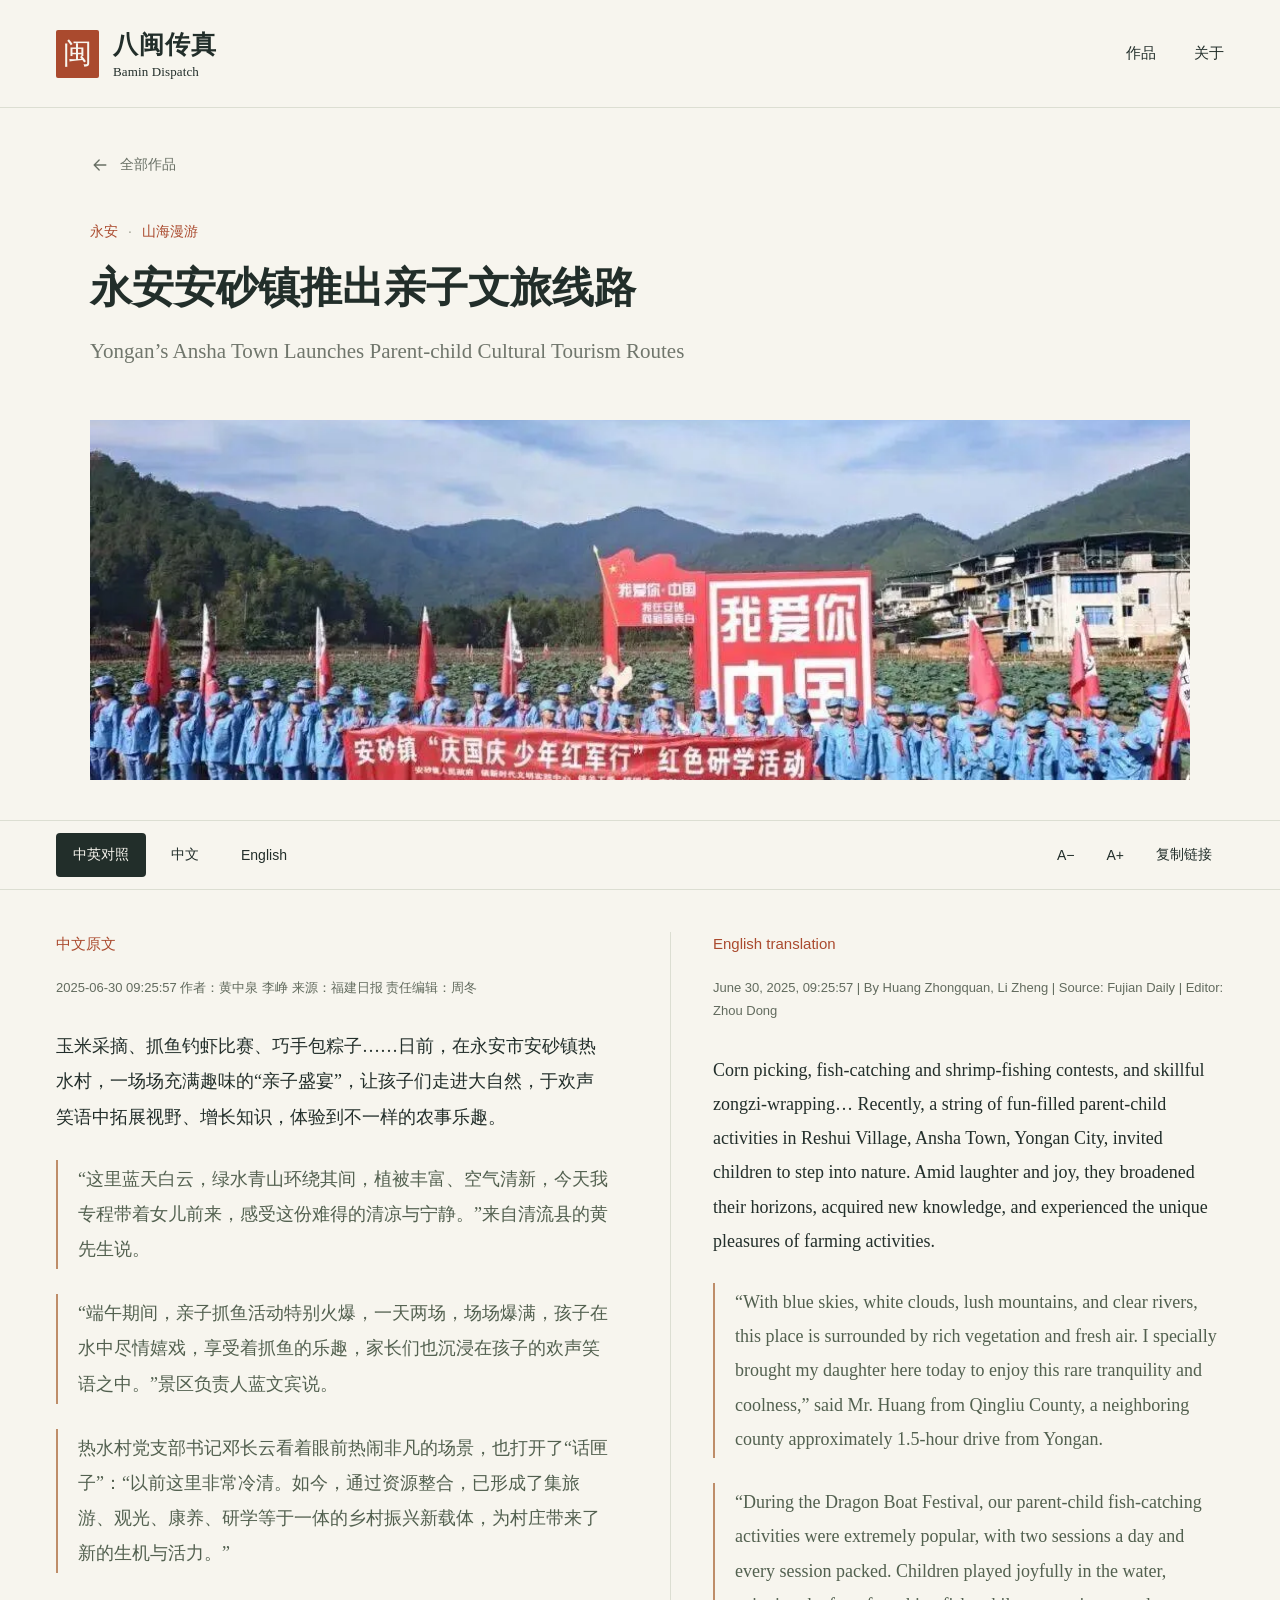
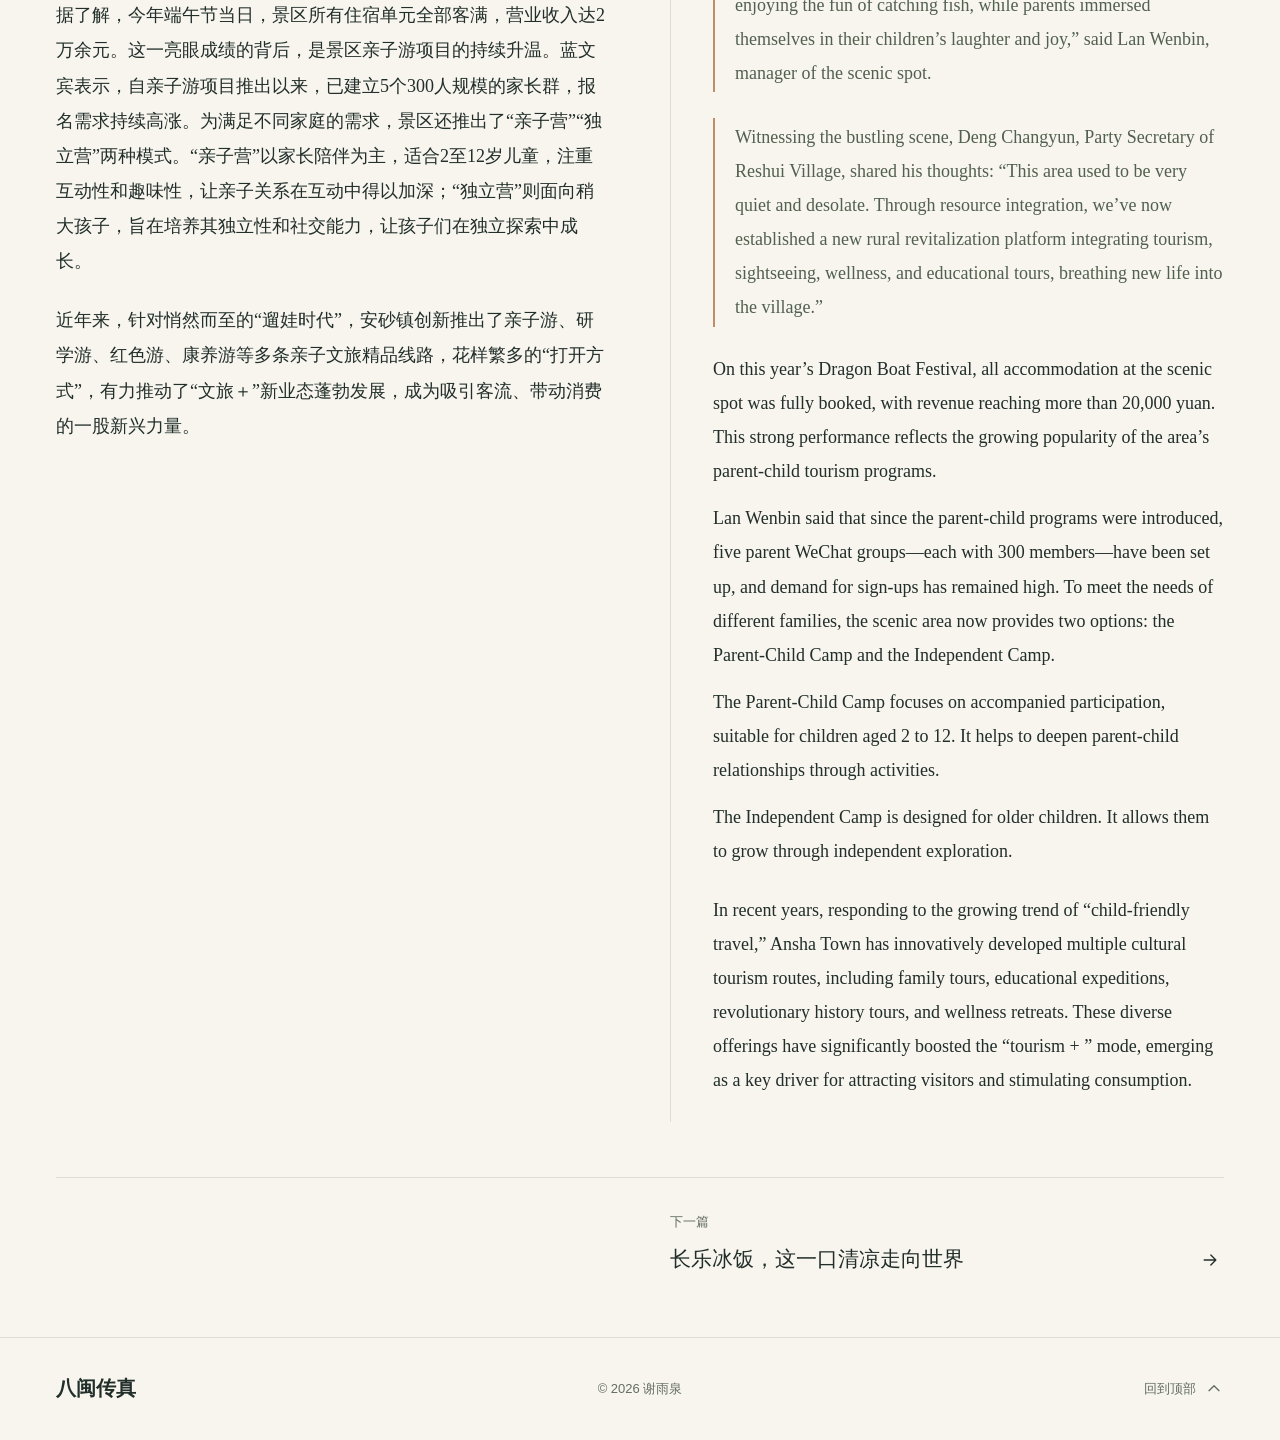
<file: articles/ansha-family-travel/index.html>
<!doctype html>
<html lang="zh-CN"><head><meta charset="utf-8"><meta name="viewport" content="width=device-width,initial-scale=1">
<title>永安安砂镇推出亲子文旅线路 · 八闽传真</title><meta name="description" content="走进热水村，在山野与田园之间，找回亲子相伴的时光。">
<meta name="theme-color" content="#f7f5ee"><link rel="canonical" href="https://yuquanhsieh.github.io/BaminDispatch.github.io/articles/ansha-family-travel/">
<meta property="og:type" content="article"><meta property="og:title" content="永安安砂镇推出亲子文旅线路 · 八闽传真"><meta property="og:description" content="走进热水村，在山野与田园之间，找回亲子相伴的时光。"><meta property="og:image" content="https://yuquanhsieh.github.io/BaminDispatch.github.io/assets/story-01.webp"><meta property="og:url" content="https://yuquanhsieh.github.io/BaminDispatch.github.io/articles/ansha-family-travel/">
<link rel="icon" type="image/svg+xml" href="../../assets/favicon.svg"><link rel="stylesheet" href="../../assets/style.css"><script defer src="../../assets/site.js"></script></head><body id="top" class="reader-page" data-mode="both"><a class="skip-link" href="#main">跳到正文</a><header class="site-header"><div class="header-inner"><a class="brand" href="../../index.html" aria-label="八闽传真首页"><span class="brand-mark" aria-hidden="true">闽</span><span>八闽传真<span class="brand-en" lang="en">Bamin Dispatch</span></span></a><nav aria-label="主导航"><a href="../../index.html#works">作品</a><a href="../../index.html#about">关于</a></nav></div></header><main id="main"><div class="article-intro section-shell"><a class="back-link" href="../../index.html#works"><svg aria-hidden="true" width="20" height="20" viewBox="0 0 24 24" fill="none" stroke="currentColor" stroke-width="1.6" stroke-linecap="round" stroke-linejoin="round"><path d="M19 12H5m6-6-6 6 6 6"/></svg> 全部作品</a><div class="article-category">永安<span>·</span>山海漫游</div><h1>永安安砂镇推出亲子文旅线路</h1><p class="article-title-en" lang="en">Yongan’s Ansha Town Launches Parent-child Cultural Tourism Routes</p></div><figure class="article-cover section-shell"><img src="../../assets/story-01.webp" alt="永安安砂镇推出亲子文旅线路" width="1440" height="800" fetchpriority="high"></figure><div class="reader-toolbar"><div class="toolbar-inner"><div class="read-modes" role="group" aria-label="阅读语言"><button type="button" data-mode="both" aria-pressed="true">中英对照</button><button type="button" data-mode="zh" aria-pressed="false">中文</button><button type="button" data-mode="en" aria-pressed="false">English</button></div><div class="reader-actions"><button type="button" data-font="down" aria-label="缩小正文字号">A−</button><button type="button" data-font="up" aria-label="放大正文字号">A+</button><button class="copy-link" type="button">复制链接</button></div></div><div class="reading-progress" aria-hidden="true"><span></span></div></div><div class="reading-content section-shell"><section class="language-column zh-column" lang="zh-CN" aria-labelledby="zh-label"><h2 class="language-label" id="zh-label">中文原文</h2><p class="article-source">2025-06-30 09:25:57 作者：黄中泉 李峥 来源：福建日报  责任编辑：周冬</p><div class="prose">
                <p>玉米采摘、抓鱼钓虾比赛、巧手包粽子……日前，在永安市安砂镇热水村，一场场充满趣味的“亲子盛宴”，让孩子们走进大自然，于欢声笑语中拓展视野、增长知识，体验到不一样的农事乐趣。</p>
                <blockquote>“这里蓝天白云，绿水青山环绕其间，植被丰富、空气清新，今天我专程带着女儿前来，感受这份难得的清凉与宁静。”来自清流县的黄先生说。</blockquote>
                <blockquote>“端午期间，亲子抓鱼活动特别火爆，一天两场，场场爆满，孩子在水中尽情嬉戏，享受着抓鱼的乐趣，家长们也沉浸在孩子的欢声笑语之中。”景区负责人蓝文宾说。</blockquote>
                <blockquote>热水村党支部书记邓长云看着眼前热闹非凡的场景，也打开了“话匣子”：“以前这里非常冷清。如今，通过资源整合，已形成了集旅游、观光、康养、研学等于一体的乡村振兴新载体，为村庄带来了新的生机与活力。”</blockquote>
                <p>据了解，今年端午节当日，景区所有住宿单元全部客满，营业收入达2万余元。这一亮眼成绩的背后，是景区亲子游项目的持续升温。蓝文宾表示，自亲子游项目推出以来，已建立5个300人规模的家长群，报名需求持续高涨。为满足不同家庭的需求，景区还推出了“亲子营”“独立营”两种模式。“亲子营”以家长陪伴为主，适合2至12岁儿童，注重互动性和趣味性，让亲子关系在互动中得以加深；“独立营”则面向稍大孩子，旨在培养其独立性和社交能力，让孩子们在独立探索中成长。</p>
                <p>近年来，针对悄然而至的“遛娃时代”，安砂镇创新推出了亲子游、研学游、红色游、康养游等多条亲子文旅精品线路，花样繁多的“打开方式”，有力推动了“文旅＋”新业态蓬勃发展，成为吸引客流、带动消费的一股新兴力量。</p></div></section><section class="language-column en-column" lang="en" aria-labelledby="en-label"><h2 class="language-label" id="en-label">English translation</h2><p class="article-source" lang="en">June 30, 2025, 09:25:57 | By Huang Zhongquan, Li Zheng | Source: Fujian Daily | Editor: Zhou Dong</p><div class="prose">
                <p>Corn picking, fish-catching and shrimp-fishing contests, and skillful zongzi-wrapping… Recently, a string of fun-filled parent-child activities in Reshui Village, Ansha Town, Yongan City, invited children to step into nature. Amid laughter and joy, they broadened their horizons, acquired new knowledge, and experienced the unique pleasures of farming activities.</p>
                <blockquote>“With blue skies, white clouds, lush mountains, and clear rivers, this place is surrounded by rich vegetation and fresh air. I specially brought my daughter here today to enjoy this rare tranquility and coolness,” said Mr. Huang from Qingliu County, a neighboring county approximately 1.5-hour drive from Yongan.</blockquote>
                <blockquote>“During the Dragon Boat Festival, our parent-child fish-catching activities were extremely popular, with two sessions a day and every session packed. Children played joyfully in the water, enjoying the fun of catching fish, while parents immersed themselves in their children’s laughter and joy,” said Lan Wenbin, manager of the scenic spot.</blockquote>
                <blockquote>Witnessing the bustling scene, Deng Changyun, Party Secretary of Reshui Village,  shared his thoughts: “This area used to be very quiet and desolate. Through resource integration, we’ve now established a new rural revitalization platform integrating tourism, sightseeing, wellness, and educational tours, breathing new life into the village.”</blockquote>
                <p>On this year’s Dragon Boat Festival, all accommodation at the scenic spot was fully booked, with revenue reaching more than 20,000 yuan. This strong performance reflects the growing popularity of the area’s parent-child tourism programs.<br/>Lan Wenbin said that since the parent-child programs were introduced, five parent WeChat groups—each with 300 members—have been set up, and demand for sign-ups has remained high. To meet the needs of different families, the scenic area now provides two options: the Parent-Child Camp and the Independent Camp.<br/>The Parent-Child Camp focuses on accompanied participation, suitable for children aged 2 to 12. It helps to deepen parent-child relationships through activities.<br/>The Independent Camp is designed for older children. It allows them to grow through independent exploration.</p>
                <p>In recent years, responding to the growing trend of “child-friendly travel,” Ansha Town has innovatively developed multiple cultural tourism routes, including family tours, educational expeditions, revolutionary history tours, and wellness retreats. These diverse offerings have significantly boosted the “tourism + ” mode, emerging as a key driver for attracting visitors and stimulating consumption.</p></div></section></div><p class="sr-only" role="status" id="reader-status" aria-live="polite"></p><nav class="article-pagination section-shell" aria-label="更多作品"><div></div><a href="../changle-ice-rice/"><span>下一篇</span><strong>长乐冰饭，这一口清凉走向世界</strong><svg aria-hidden="true" width="20" height="20" viewBox="0 0 24 24" fill="none" stroke="currentColor" stroke-width="1.6" stroke-linecap="round" stroke-linejoin="round"><path d="M5 12h14M13 6l6 6-6 6"/></svg></a></nav></main><footer class="site-footer"><a class="footer-brand" href="../../index.html">八闽传真</a><span>© 2026 谢雨泉</span><a href="#top">回到顶部 <svg aria-hidden="true" width="20" height="20" viewBox="0 0 24 24" fill="none" stroke="currentColor" stroke-width="1.6" stroke-linecap="round" stroke-linejoin="round"><path d="m6 14 6-6 6 6"/></svg></a></footer></body></html>
</file>
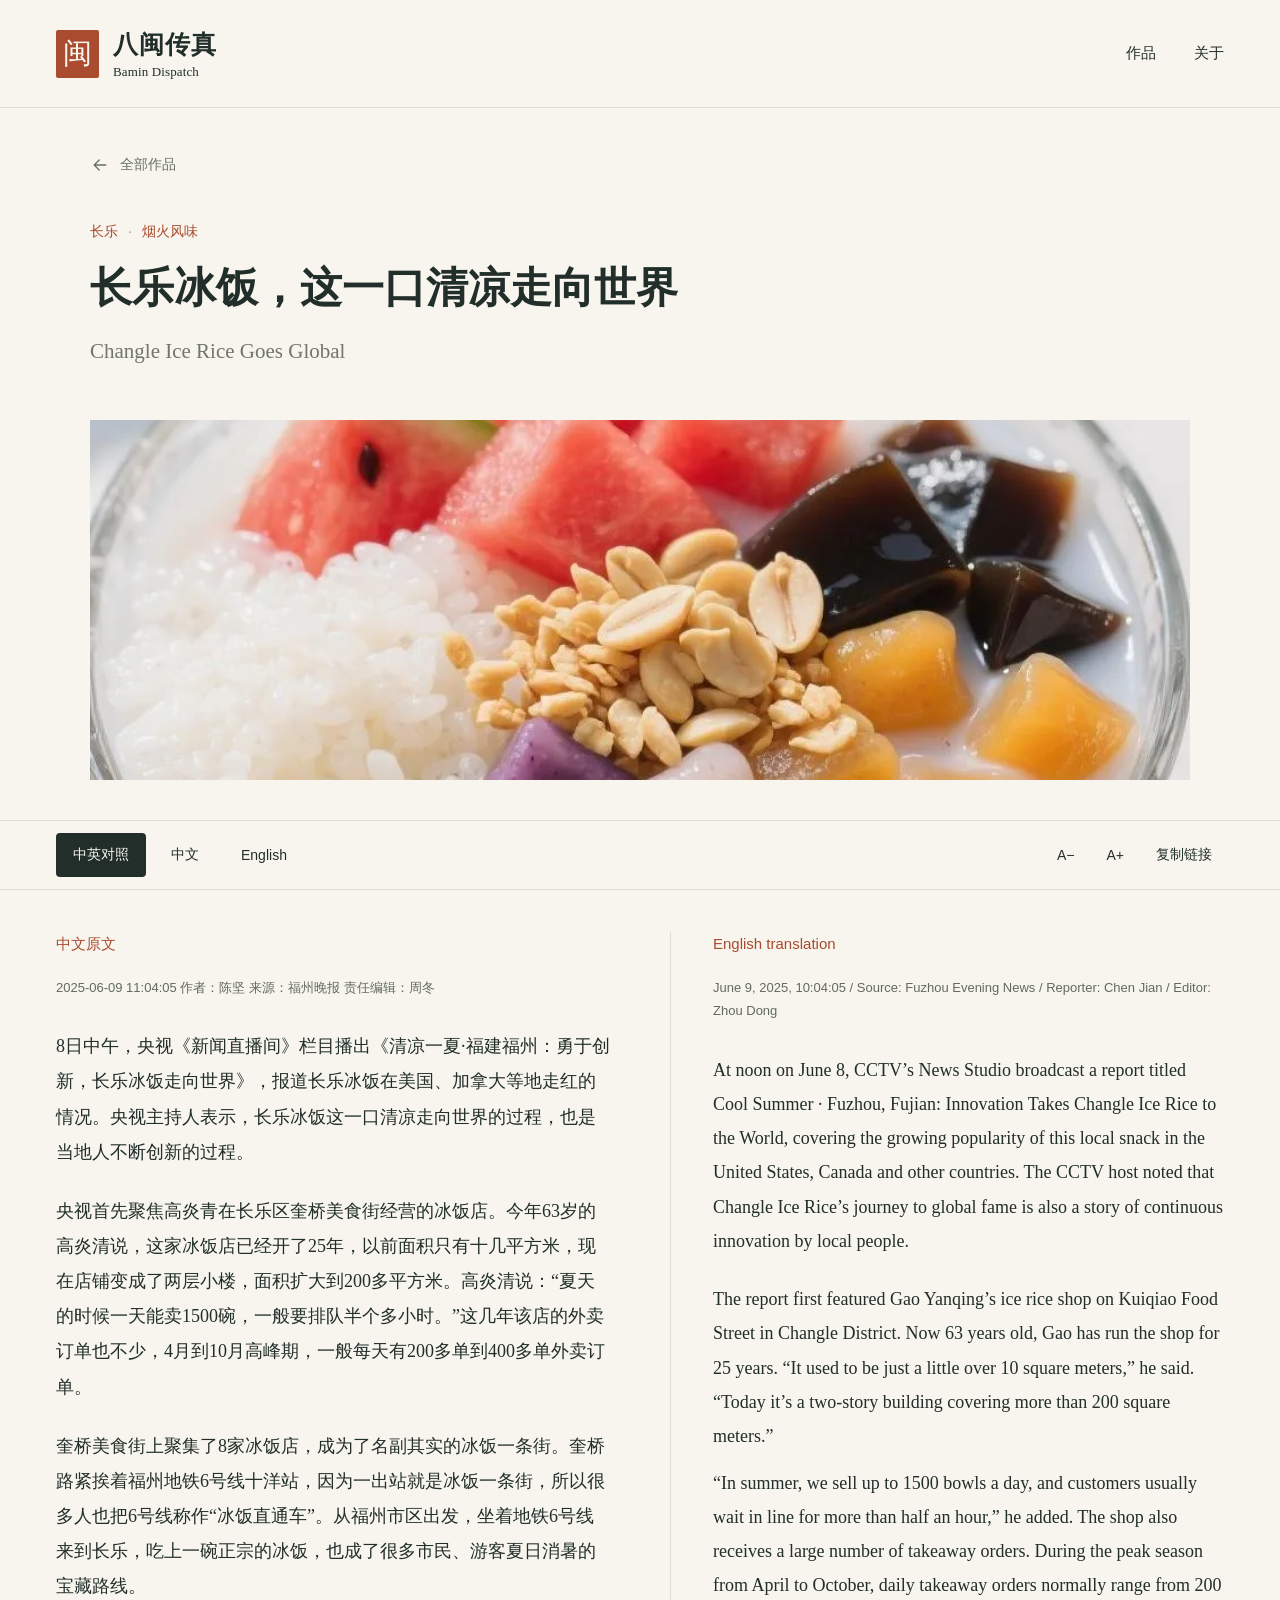
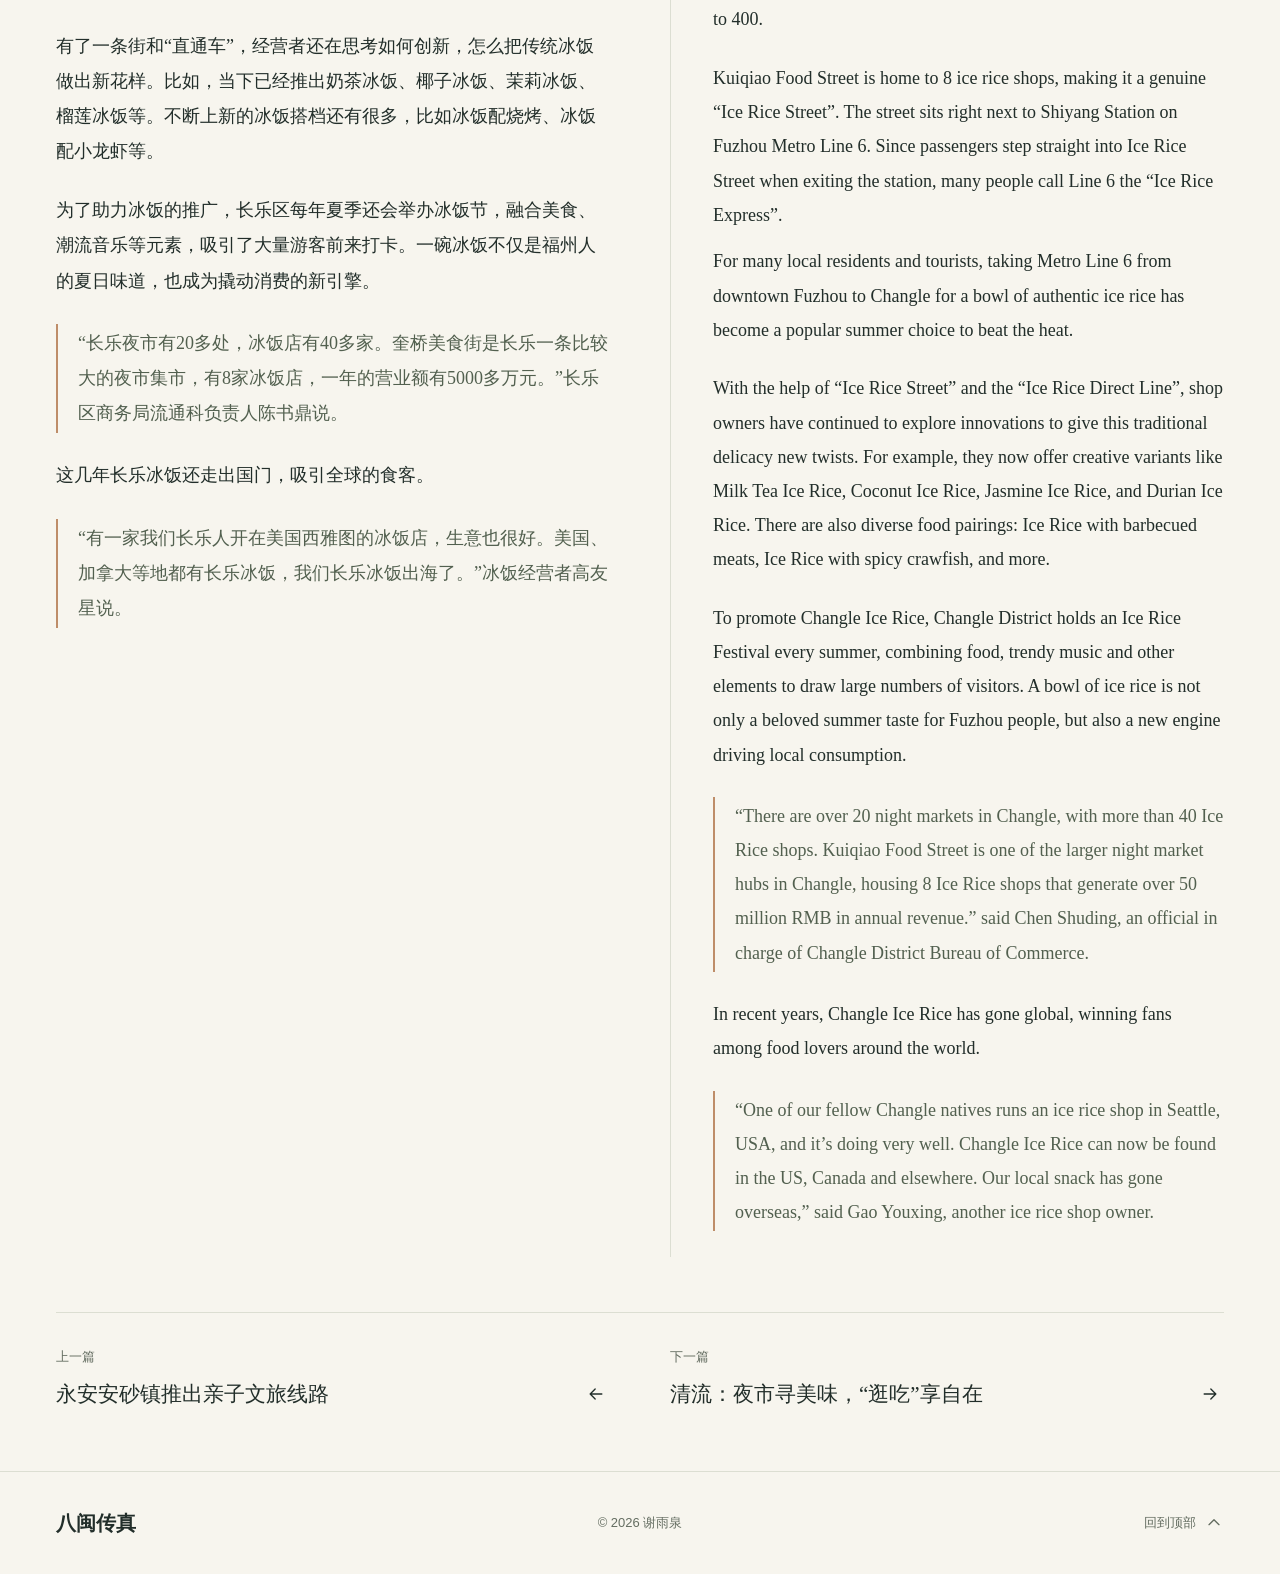
<file: articles/changle-ice-rice/index.html>
<!doctype html>
<html lang="zh-CN"><head><meta charset="utf-8"><meta name="viewport" content="width=device-width,initial-scale=1">
<title>长乐冰饭，这一口清凉走向世界 · 八闽传真</title><meta name="description" content="一碗冰饭里的夏日清凉，从福州街头走向世界。">
<meta name="theme-color" content="#f7f5ee"><link rel="canonical" href="https://yuquanhsieh.github.io/BaminDispatch.github.io/articles/changle-ice-rice/">
<meta property="og:type" content="article"><meta property="og:title" content="长乐冰饭，这一口清凉走向世界 · 八闽传真"><meta property="og:description" content="一碗冰饭里的夏日清凉，从福州街头走向世界。"><meta property="og:image" content="https://yuquanhsieh.github.io/BaminDispatch.github.io/assets/story-02.webp"><meta property="og:url" content="https://yuquanhsieh.github.io/BaminDispatch.github.io/articles/changle-ice-rice/">
<link rel="icon" type="image/svg+xml" href="../../assets/favicon.svg"><link rel="stylesheet" href="../../assets/style.css"><script defer src="../../assets/site.js"></script></head><body id="top" class="reader-page" data-mode="both"><a class="skip-link" href="#main">跳到正文</a><header class="site-header"><div class="header-inner"><a class="brand" href="../../index.html" aria-label="八闽传真首页"><span class="brand-mark" aria-hidden="true">闽</span><span>八闽传真<span class="brand-en" lang="en">Bamin Dispatch</span></span></a><nav aria-label="主导航"><a href="../../index.html#works">作品</a><a href="../../index.html#about">关于</a></nav></div></header><main id="main"><div class="article-intro section-shell"><a class="back-link" href="../../index.html#works"><svg aria-hidden="true" width="20" height="20" viewBox="0 0 24 24" fill="none" stroke="currentColor" stroke-width="1.6" stroke-linecap="round" stroke-linejoin="round"><path d="M19 12H5m6-6-6 6 6 6"/></svg> 全部作品</a><div class="article-category">长乐<span>·</span>烟火风味</div><h1>长乐冰饭，这一口清凉走向世界</h1><p class="article-title-en" lang="en">Changle Ice Rice Goes Global</p></div><figure class="article-cover section-shell"><img src="../../assets/story-02.webp" alt="长乐冰饭，这一口清凉走向世界" width="1440" height="800" fetchpriority="high"></figure><div class="reader-toolbar"><div class="toolbar-inner"><div class="read-modes" role="group" aria-label="阅读语言"><button type="button" data-mode="both" aria-pressed="true">中英对照</button><button type="button" data-mode="zh" aria-pressed="false">中文</button><button type="button" data-mode="en" aria-pressed="false">English</button></div><div class="reader-actions"><button type="button" data-font="down" aria-label="缩小正文字号">A−</button><button type="button" data-font="up" aria-label="放大正文字号">A+</button><button class="copy-link" type="button">复制链接</button></div></div><div class="reading-progress" aria-hidden="true"><span></span></div></div><div class="reading-content section-shell"><section class="language-column zh-column" lang="zh-CN" aria-labelledby="zh-label"><h2 class="language-label" id="zh-label">中文原文</h2><p class="article-source">2025-06-09 11:04:05 作者：陈坚 来源：福州晚报  责任编辑：周冬</p><div class="prose">
                <p>8日中午，央视《新闻直播间》栏目播出《清凉一夏·福建福州：勇于创新，长乐冰饭走向世界》，报道长乐冰饭在美国、加拿大等地走红的情况。央视主持人表示，长乐冰饭这一口清凉走向世界的过程，也是当地人不断创新的过程。</p>
                <p>央视首先聚焦高炎青在长乐区奎桥美食街经营的冰饭店。今年63岁的高炎清说，这家冰饭店已经开了25年，以前面积只有十几平方米，现在店铺变成了两层小楼，面积扩大到200多平方米。高炎清说：“夏天的时候一天能卖1500碗，一般要排队半个多小时。”这几年该店的外卖订单也不少，4月到10月高峰期，一般每天有200多单到400多单外卖订单。</p>
                <p>奎桥美食街上聚集了8家冰饭店，成为了名副其实的冰饭一条街。奎桥路紧挨着福州地铁6号线十洋站，因为一出站就是冰饭一条街，所以很多人也把6号线称作“冰饭直通车”。从福州市区出发，坐着地铁6号线来到长乐，吃上一碗正宗的冰饭，也成了很多市民、游客夏日消暑的宝藏路线。</p>
                <p>有了一条街和“直通车”，经营者还在思考如何创新，怎么把传统冰饭做出新花样。比如，当下已经推出奶茶冰饭、椰子冰饭、茉莉冰饭、榴莲冰饭等。不断上新的冰饭搭档还有很多，比如冰饭配烧烤、冰饭配小龙虾等。</p>
                <p>为了助力冰饭的推广，长乐区每年夏季还会举办冰饭节，融合美食、潮流音乐等元素，吸引了大量游客前来打卡。一碗冰饭不仅是福州人的夏日味道，也成为撬动消费的新引擎。</p>
                <blockquote>“长乐夜市有20多处，冰饭店有40多家。奎桥美食街是长乐一条比较大的夜市集市，有8家冰饭店，一年的营业额有5000多万元。”长乐区商务局流通科负责人陈书鼎说。</blockquote>
                <p>这几年长乐冰饭还走出国门，吸引全球的食客。<blockquote>“有一家我们长乐人开在美国西雅图的冰饭店，生意也很好。美国、加拿大等地都有长乐冰饭，我们长乐冰饭出海了。”冰饭经营者高友星说。</blockquote></p></div></section><section class="language-column en-column" lang="en" aria-labelledby="en-label"><h2 class="language-label" id="en-label">English translation</h2><p class="article-source" lang="en">June 9, 2025, 10:04:05 / Source: Fuzhou Evening News / Reporter: Chen Jian / Editor: Zhou Dong</p><div class="prose">
                <p>At noon on June 8, CCTV’s News Studio broadcast a report titled Cool Summer · Fuzhou, Fujian: Innovation Takes Changle Ice Rice to the World, covering the growing popularity of this local snack in the United States, Canada and other countries. The CCTV host noted that Changle Ice Rice’s journey to global fame is also a story of continuous innovation by local people.</p>
                <p>The report first featured Gao Yanqing’s ice rice shop on Kuiqiao Food Street in Changle District. Now 63 years old, Gao has run the shop for 25 years. “It used to be just a little over 10 square meters,” he said. “Today it’s a two-story building covering more than 200 square meters.”<br/>“In summer, we sell up to 1500 bowls a day, and customers usually wait in line for more than half an hour,” he added. The shop also receives a large number of takeaway orders. During the peak season from April to October, daily takeaway orders normally range from 200 to 400.</p>
                <p>Kuiqiao Food Street is home to 8 ice rice shops, making it a genuine “Ice Rice Street”. The street sits right next to Shiyang Station on Fuzhou Metro Line 6. Since passengers step straight into Ice Rice Street when exiting the station, many people call Line 6 the “Ice Rice Express”.<br/>For many local residents and tourists, taking Metro Line 6 from downtown Fuzhou to Changle for a bowl of authentic ice rice has become a popular summer choice to beat the heat.</p>
                <p>With the help of “Ice Rice Street” and the “Ice Rice Direct Line”, shop owners have continued to explore innovations to give this traditional delicacy new twists. For example, they now offer creative variants like Milk Tea Ice Rice, Coconut Ice Rice, Jasmine Ice Rice, and Durian Ice Rice. There are also diverse food pairings: Ice Rice with barbecued meats, Ice Rice with spicy crawfish, and more.</p>
                <p>To promote Changle Ice Rice, Changle District holds an Ice Rice Festival every summer, combining food, trendy music and other elements to draw large numbers of visitors. A bowl of ice rice is not only a beloved summer taste for Fuzhou people, but also a new engine driving local consumption.</p>
                <blockquote>“There are over 20 night markets in Changle, with more than 40 Ice Rice shops. Kuiqiao Food Street is one of the larger night market hubs in Changle, housing 8 Ice Rice shops that generate over 50 million RMB in annual revenue.” said Chen Shuding, an official in charge of Changle District Bureau of Commerce.</blockquote>
                <p>In recent years, Changle Ice Rice has gone global, winning fans among food lovers around the world.<blockquote>“One of our fellow Changle natives runs an ice rice shop in Seattle, USA, and it’s doing very well. Changle Ice Rice can now be found in the US, Canada and elsewhere. Our local snack has gone overseas,” said Gao Youxing, another ice rice shop owner.</blockquote></p></div></section></div><p class="sr-only" role="status" id="reader-status" aria-live="polite"></p><nav class="article-pagination section-shell" aria-label="更多作品"><a href="../ansha-family-travel/"><span>上一篇</span><strong>永安安砂镇推出亲子文旅线路</strong><svg aria-hidden="true" width="20" height="20" viewBox="0 0 24 24" fill="none" stroke="currentColor" stroke-width="1.6" stroke-linecap="round" stroke-linejoin="round"><path d="M19 12H5m6-6-6 6 6 6"/></svg></a><a href="../qingliu-night-market/"><span>下一篇</span><strong>清流：夜市寻美味，“逛吃”享自在</strong><svg aria-hidden="true" width="20" height="20" viewBox="0 0 24 24" fill="none" stroke="currentColor" stroke-width="1.6" stroke-linecap="round" stroke-linejoin="round"><path d="M5 12h14M13 6l6 6-6 6"/></svg></a></nav></main><footer class="site-footer"><a class="footer-brand" href="../../index.html">八闽传真</a><span>© 2026 谢雨泉</span><a href="#top">回到顶部 <svg aria-hidden="true" width="20" height="20" viewBox="0 0 24 24" fill="none" stroke="currentColor" stroke-width="1.6" stroke-linecap="round" stroke-linejoin="round"><path d="m6 14 6-6 6 6"/></svg></a></footer></body></html>
</file>
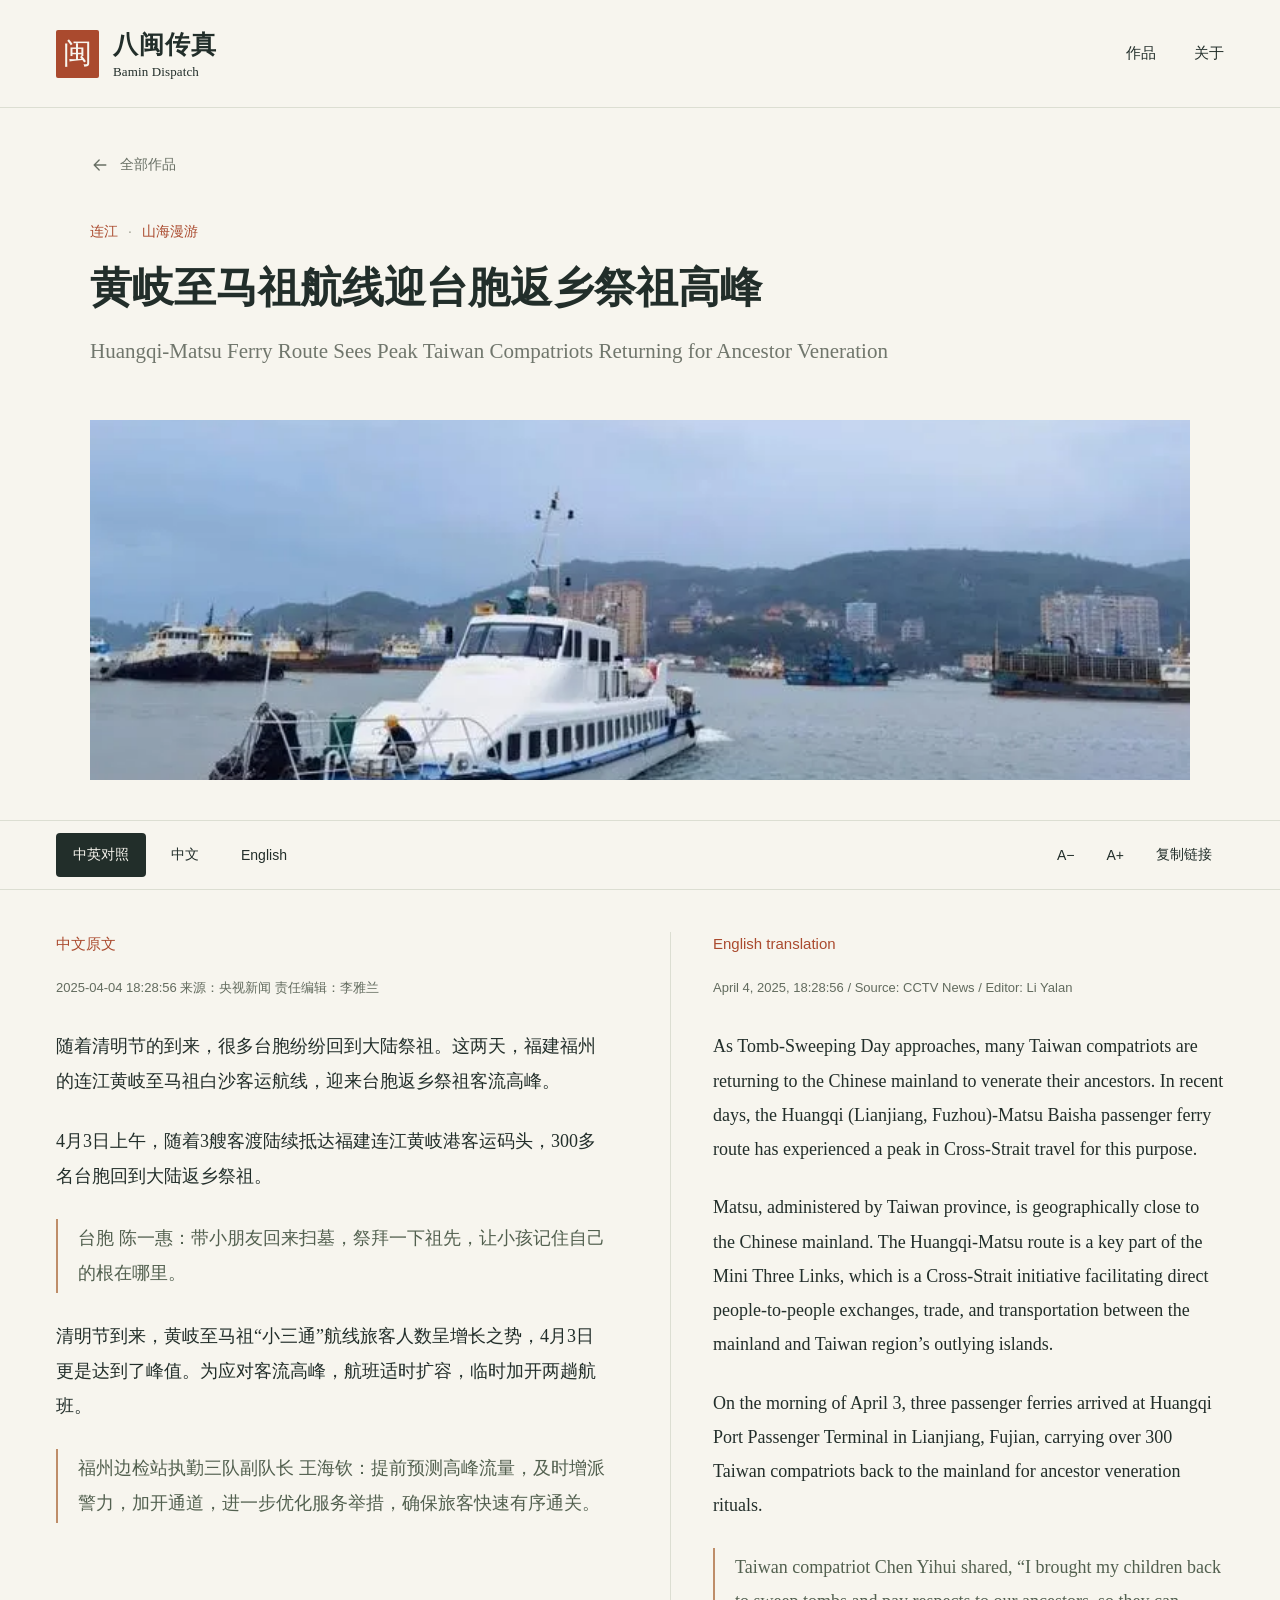
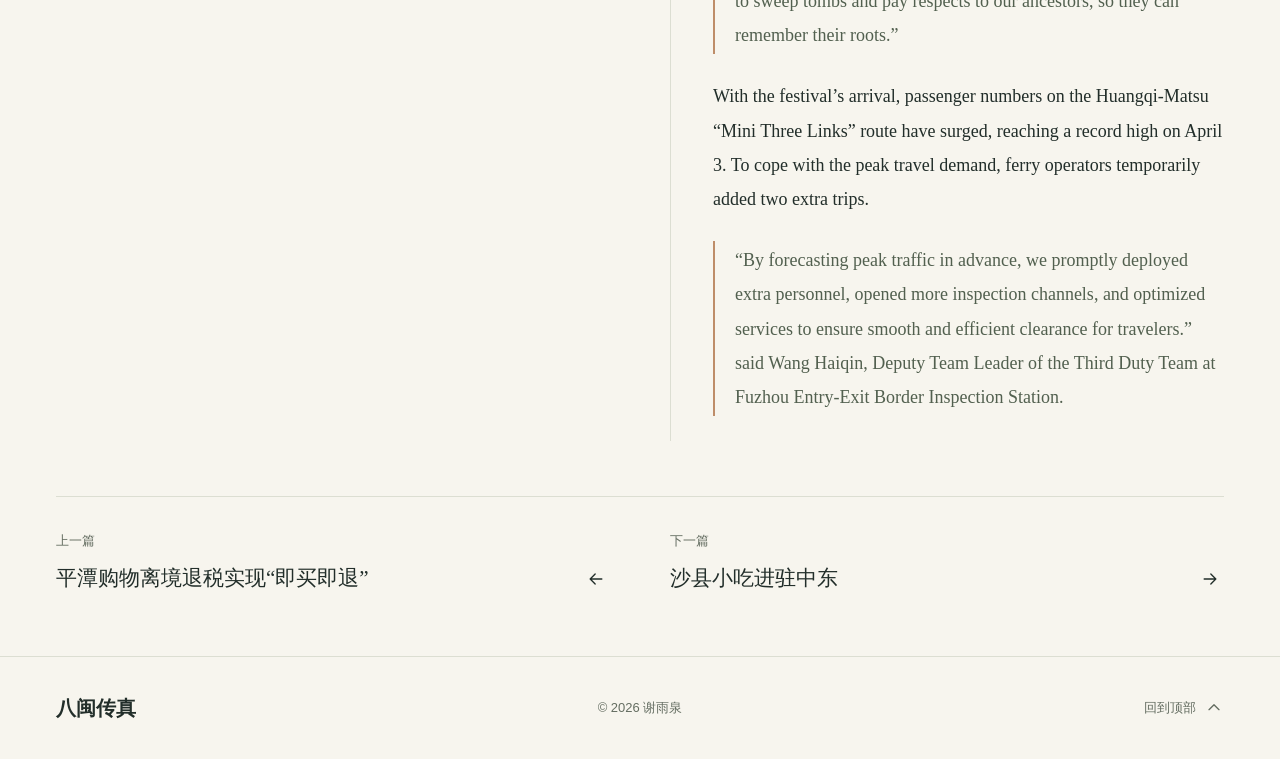
<file: articles/huangqi-matsu-ferry/index.html>
<!doctype html>
<html lang="zh-CN"><head><meta charset="utf-8"><meta name="viewport" content="width=device-width,initial-scale=1">
<title>黄岐至马祖航线迎台胞返乡祭祖高峰 · 八闽传真</title><meta name="description" content="一条跨海航线，串起两岸乡情与归家的路。">
<meta name="theme-color" content="#f7f5ee"><link rel="canonical" href="https://yuquanhsieh.github.io/BaminDispatch.github.io/articles/huangqi-matsu-ferry/">
<meta property="og:type" content="article"><meta property="og:title" content="黄岐至马祖航线迎台胞返乡祭祖高峰 · 八闽传真"><meta property="og:description" content="一条跨海航线，串起两岸乡情与归家的路。"><meta property="og:image" content="https://yuquanhsieh.github.io/BaminDispatch.github.io/assets/story-06.webp"><meta property="og:url" content="https://yuquanhsieh.github.io/BaminDispatch.github.io/articles/huangqi-matsu-ferry/">
<link rel="icon" type="image/svg+xml" href="../../assets/favicon.svg"><link rel="stylesheet" href="../../assets/style.css"><script defer src="../../assets/site.js"></script></head><body id="top" class="reader-page" data-mode="both"><a class="skip-link" href="#main">跳到正文</a><header class="site-header"><div class="header-inner"><a class="brand" href="../../index.html" aria-label="八闽传真首页"><span class="brand-mark" aria-hidden="true">闽</span><span>八闽传真<span class="brand-en" lang="en">Bamin Dispatch</span></span></a><nav aria-label="主导航"><a href="../../index.html#works">作品</a><a href="../../index.html#about">关于</a></nav></div></header><main id="main"><div class="article-intro section-shell"><a class="back-link" href="../../index.html#works"><svg aria-hidden="true" width="20" height="20" viewBox="0 0 24 24" fill="none" stroke="currentColor" stroke-width="1.6" stroke-linecap="round" stroke-linejoin="round"><path d="M19 12H5m6-6-6 6 6 6"/></svg> 全部作品</a><div class="article-category">连江<span>·</span>山海漫游</div><h1>黄岐至马祖航线迎台胞返乡祭祖高峰</h1><p class="article-title-en" lang="en">Huangqi-Matsu Ferry Route Sees Peak Taiwan Compatriots Returning for Ancestor Veneration</p></div><figure class="article-cover section-shell"><img src="../../assets/story-06.webp" alt="黄岐至马祖航线迎台胞返乡祭祖高峰" width="1440" height="800" fetchpriority="high"></figure><div class="reader-toolbar"><div class="toolbar-inner"><div class="read-modes" role="group" aria-label="阅读语言"><button type="button" data-mode="both" aria-pressed="true">中英对照</button><button type="button" data-mode="zh" aria-pressed="false">中文</button><button type="button" data-mode="en" aria-pressed="false">English</button></div><div class="reader-actions"><button type="button" data-font="down" aria-label="缩小正文字号">A−</button><button type="button" data-font="up" aria-label="放大正文字号">A+</button><button class="copy-link" type="button">复制链接</button></div></div><div class="reading-progress" aria-hidden="true"><span></span></div></div><div class="reading-content section-shell"><section class="language-column zh-column" lang="zh-CN" aria-labelledby="zh-label"><h2 class="language-label" id="zh-label">中文原文</h2><p class="article-source">2025-04-04 18:28:56 来源：央视新闻  责任编辑：李雅兰</p><div class="prose">
                <p>随着清明节的到来，很多台胞纷纷回到大陆祭祖。这两天，福建福州的连江黄岐至马祖白沙客运航线，迎来台胞返乡祭祖客流高峰。</p>
                <p>4月3日上午，随着3艘客渡陆续抵达福建连江黄岐港客运码头，300多名台胞回到大陆返乡祭祖。</p>
                <blockquote>台胞 陈一惠：带小朋友回来扫墓，祭拜一下祖先，让小孩记住自己的根在哪里。</blockquote>
                <p>清明节到来，黄岐至马祖“小三通”航线旅客人数呈增长之势，4月3日更是达到了峰值。为应对客流高峰，航班适时扩容，临时加开两趟航班。</p>
                <blockquote>福州边检站执勤三队副队长 王海钦：提前预测高峰流量，及时增派警力，加开通道，进一步优化服务举措，确保旅客快速有序通关。</blockquote></div></section><section class="language-column en-column" lang="en" aria-labelledby="en-label"><h2 class="language-label" id="en-label">English translation</h2><p class="article-source" lang="en">April 4, 2025, 18:28:56 / Source: CCTV News / Editor: Li Yalan</p><div class="prose">
                <p>As Tomb-Sweeping Day approaches, many Taiwan compatriots are returning to the Chinese mainland to venerate their ancestors. In recent days, the Huangqi (Lianjiang, Fuzhou)-Matsu Baisha  passenger ferry route has experienced a peak in Cross-Strait travel for this purpose.</p>
                <p>Matsu, administered by Taiwan province, is geographically close to the Chinese mainland. The Huangqi-Matsu route is a key part of the Mini Three Links, which is a Cross-Strait initiative facilitating direct people-to-people exchanges, trade, and transportation between the mainland and Taiwan region’s outlying islands.</p>
                <p>On the morning of April 3, three passenger ferries arrived at Huangqi Port Passenger Terminal in Lianjiang, Fujian, carrying over 300 Taiwan compatriots back to the mainland for ancestor veneration rituals.</p>
                <blockquote>Taiwan compatriot Chen Yihui shared,  “I brought my children back to sweep tombs and pay respects to our ancestors, so they can remember their roots.”</blockquote>
                <p>With the festival’s arrival, passenger numbers on the Huangqi-Matsu “Mini Three Links” route have surged, reaching a record high on April 3. To cope with the peak travel demand, ferry operators temporarily added two extra trips.</p>
                <blockquote>“By forecasting peak traffic in advance, we promptly deployed extra personnel, opened more inspection channels, and optimized services to ensure smooth and efficient clearance for travelers.” said Wang Haiqin, Deputy Team Leader of the Third Duty Team at Fuzhou Entry-Exit Border Inspection Station.</blockquote></div></section></div><p class="sr-only" role="status" id="reader-status" aria-live="polite"></p><nav class="article-pagination section-shell" aria-label="更多作品"><a href="../pingtan-tax-refund/"><span>上一篇</span><strong>平潭购物离境退税实现“即买即退”</strong><svg aria-hidden="true" width="20" height="20" viewBox="0 0 24 24" fill="none" stroke="currentColor" stroke-width="1.6" stroke-linecap="round" stroke-linejoin="round"><path d="M19 12H5m6-6-6 6 6 6"/></svg></a><a href="../shaxian-snacks/"><span>下一篇</span><strong>沙县小吃进驻中东</strong><svg aria-hidden="true" width="20" height="20" viewBox="0 0 24 24" fill="none" stroke="currentColor" stroke-width="1.6" stroke-linecap="round" stroke-linejoin="round"><path d="M5 12h14M13 6l6 6-6 6"/></svg></a></nav></main><footer class="site-footer"><a class="footer-brand" href="../../index.html">八闽传真</a><span>© 2026 谢雨泉</span><a href="#top">回到顶部 <svg aria-hidden="true" width="20" height="20" viewBox="0 0 24 24" fill="none" stroke="currentColor" stroke-width="1.6" stroke-linecap="round" stroke-linejoin="round"><path d="m6 14 6-6 6 6"/></svg></a></footer></body></html>
</file>
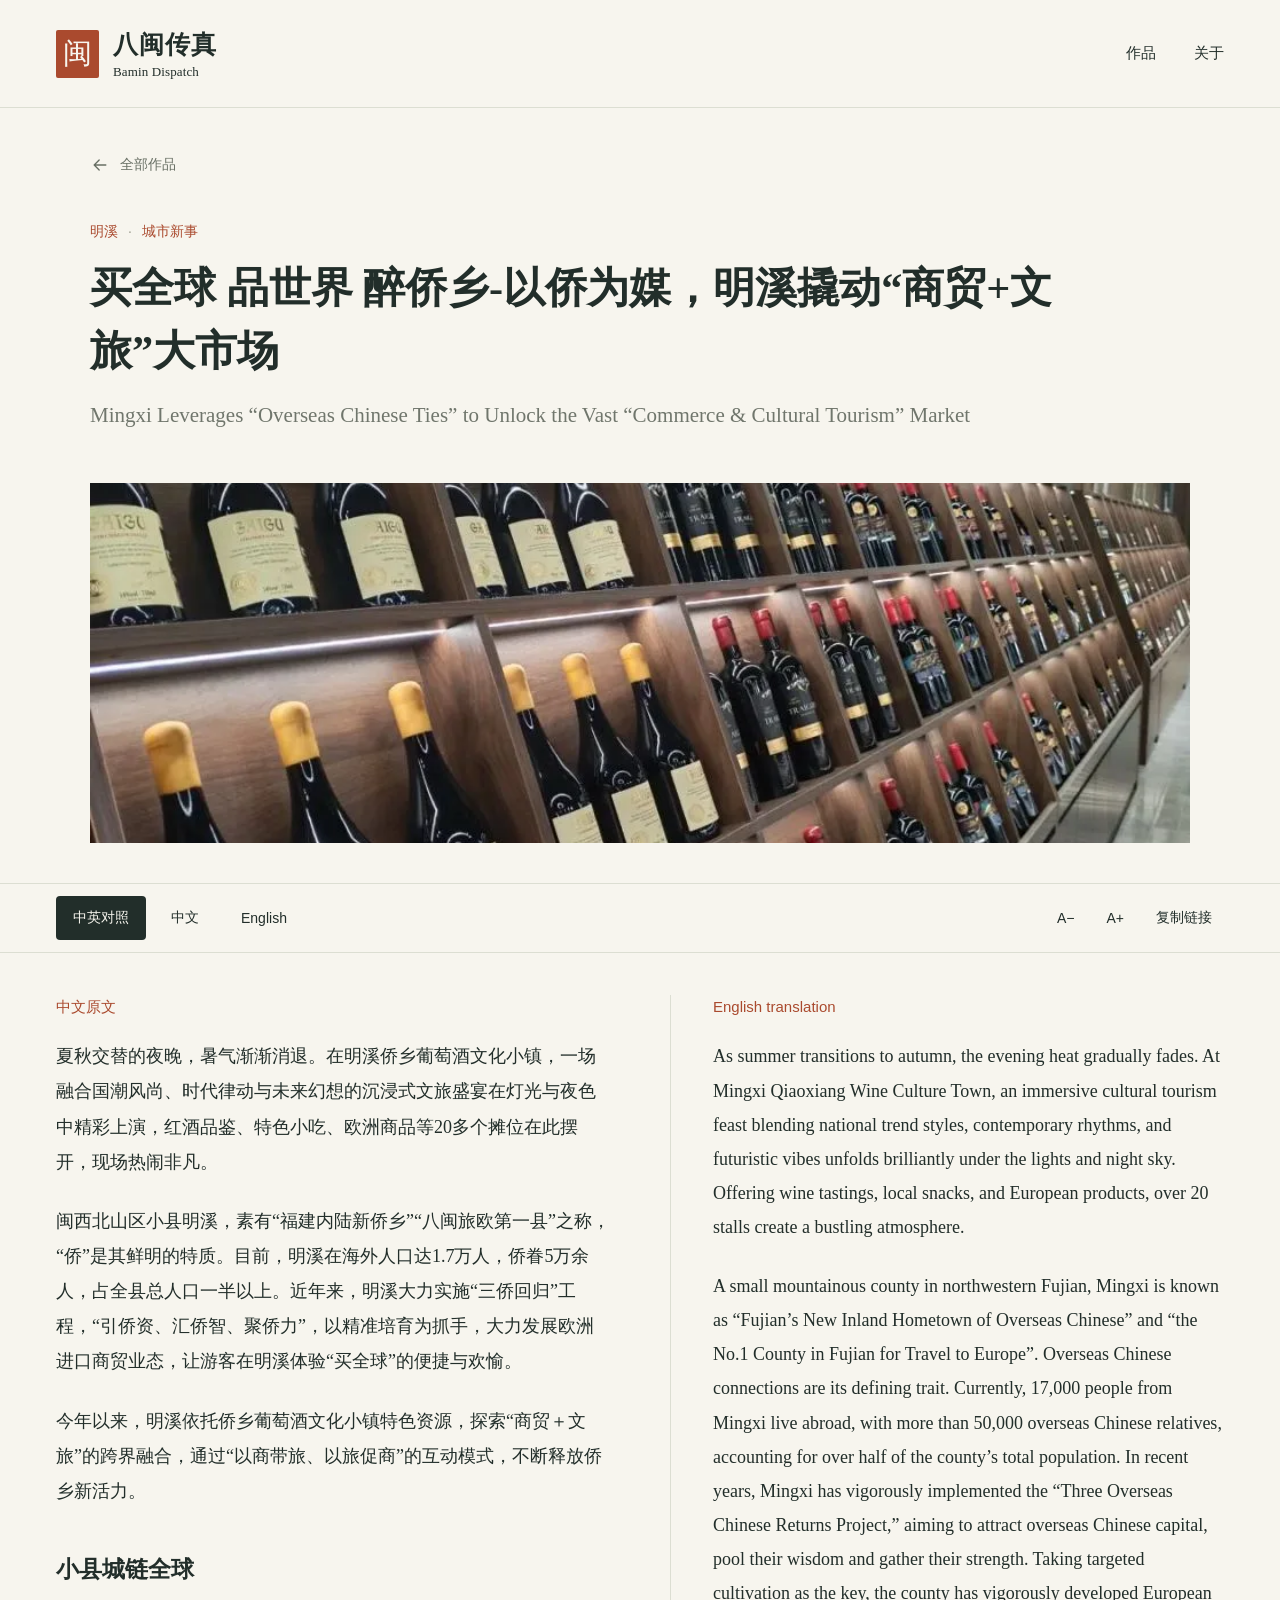
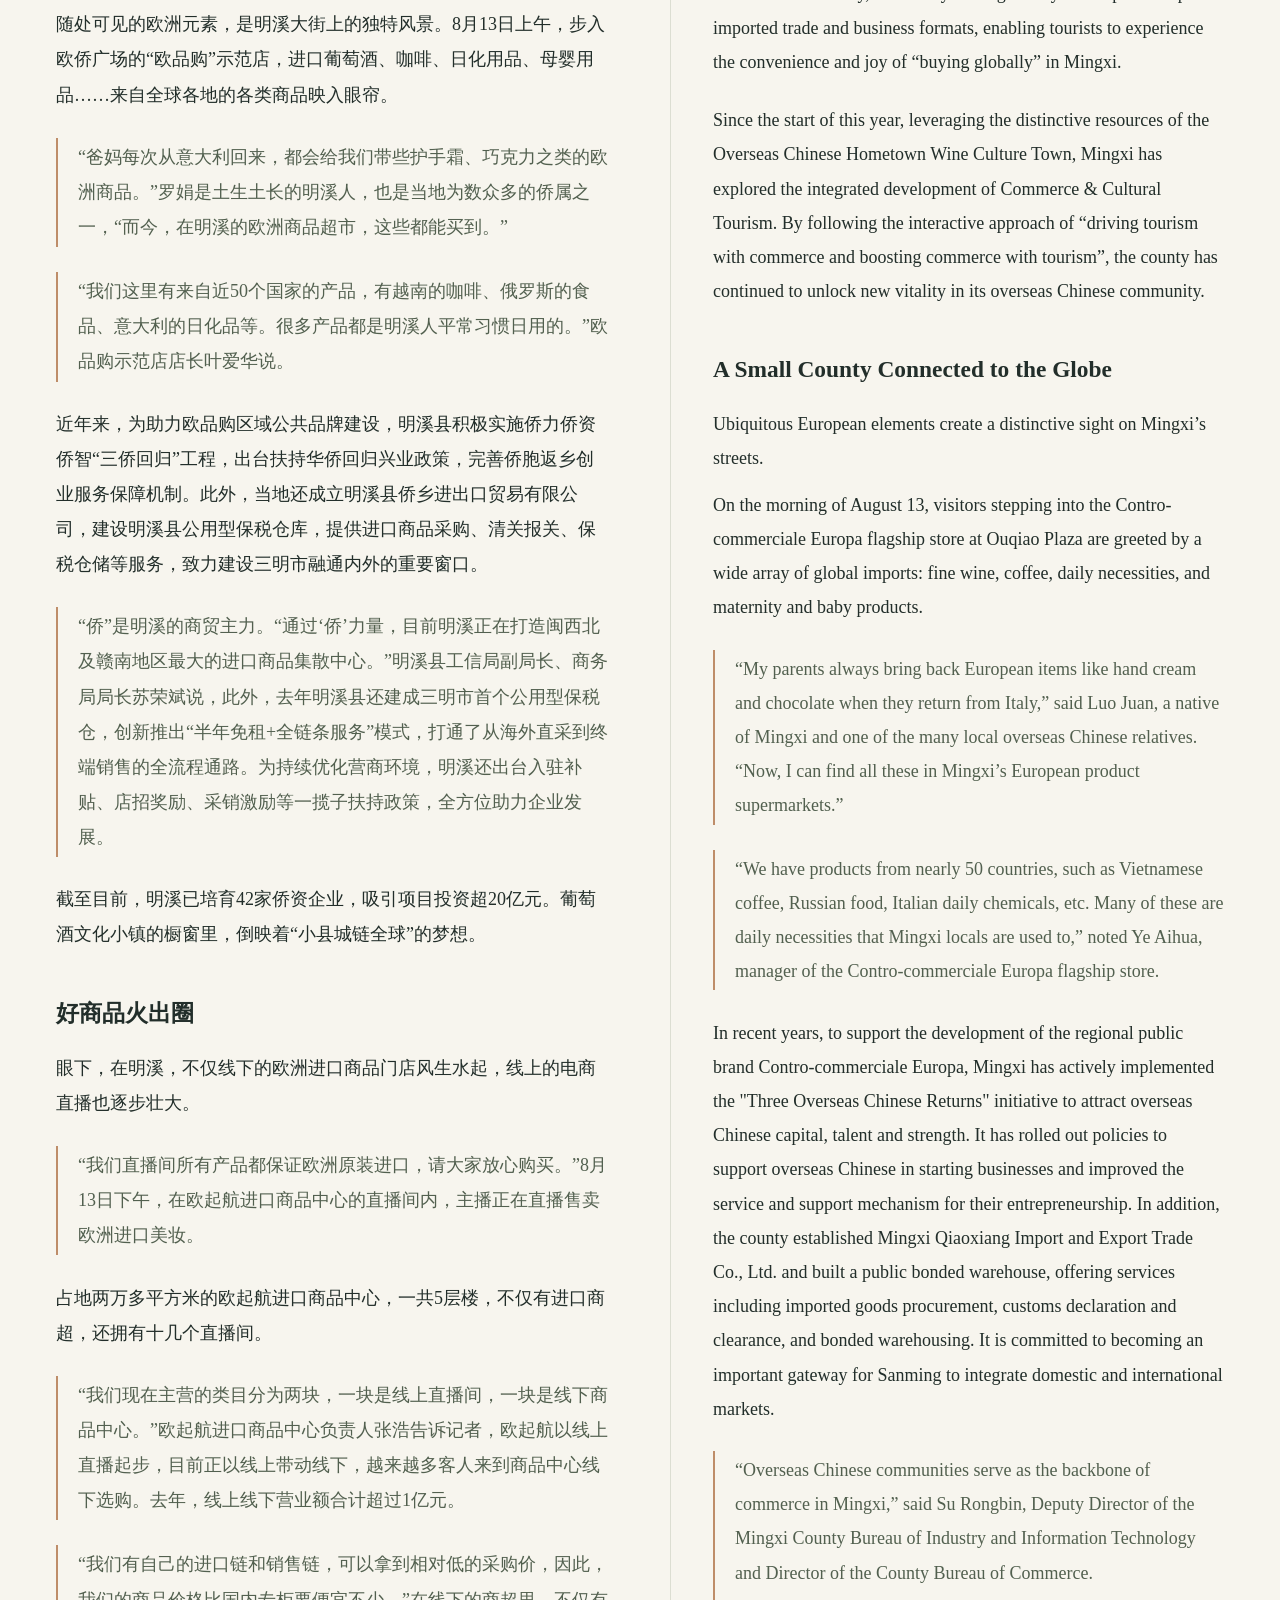
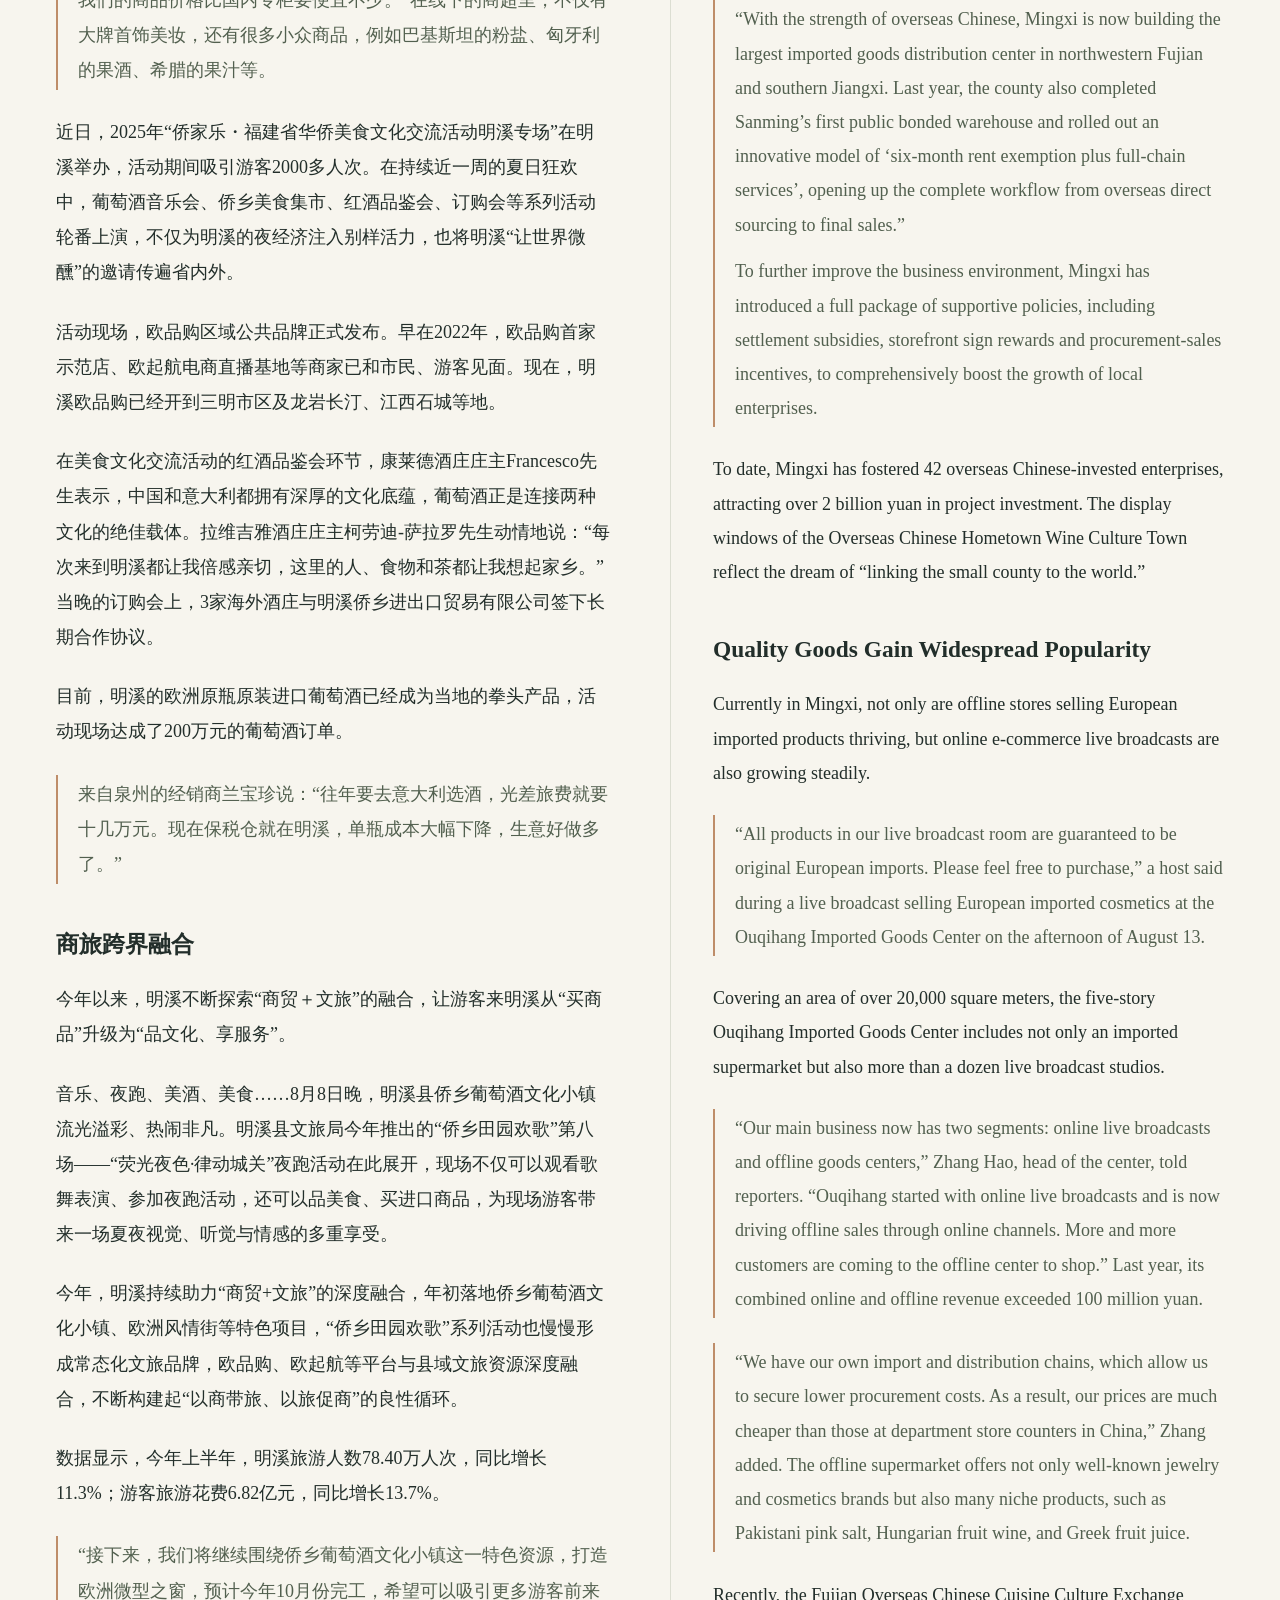
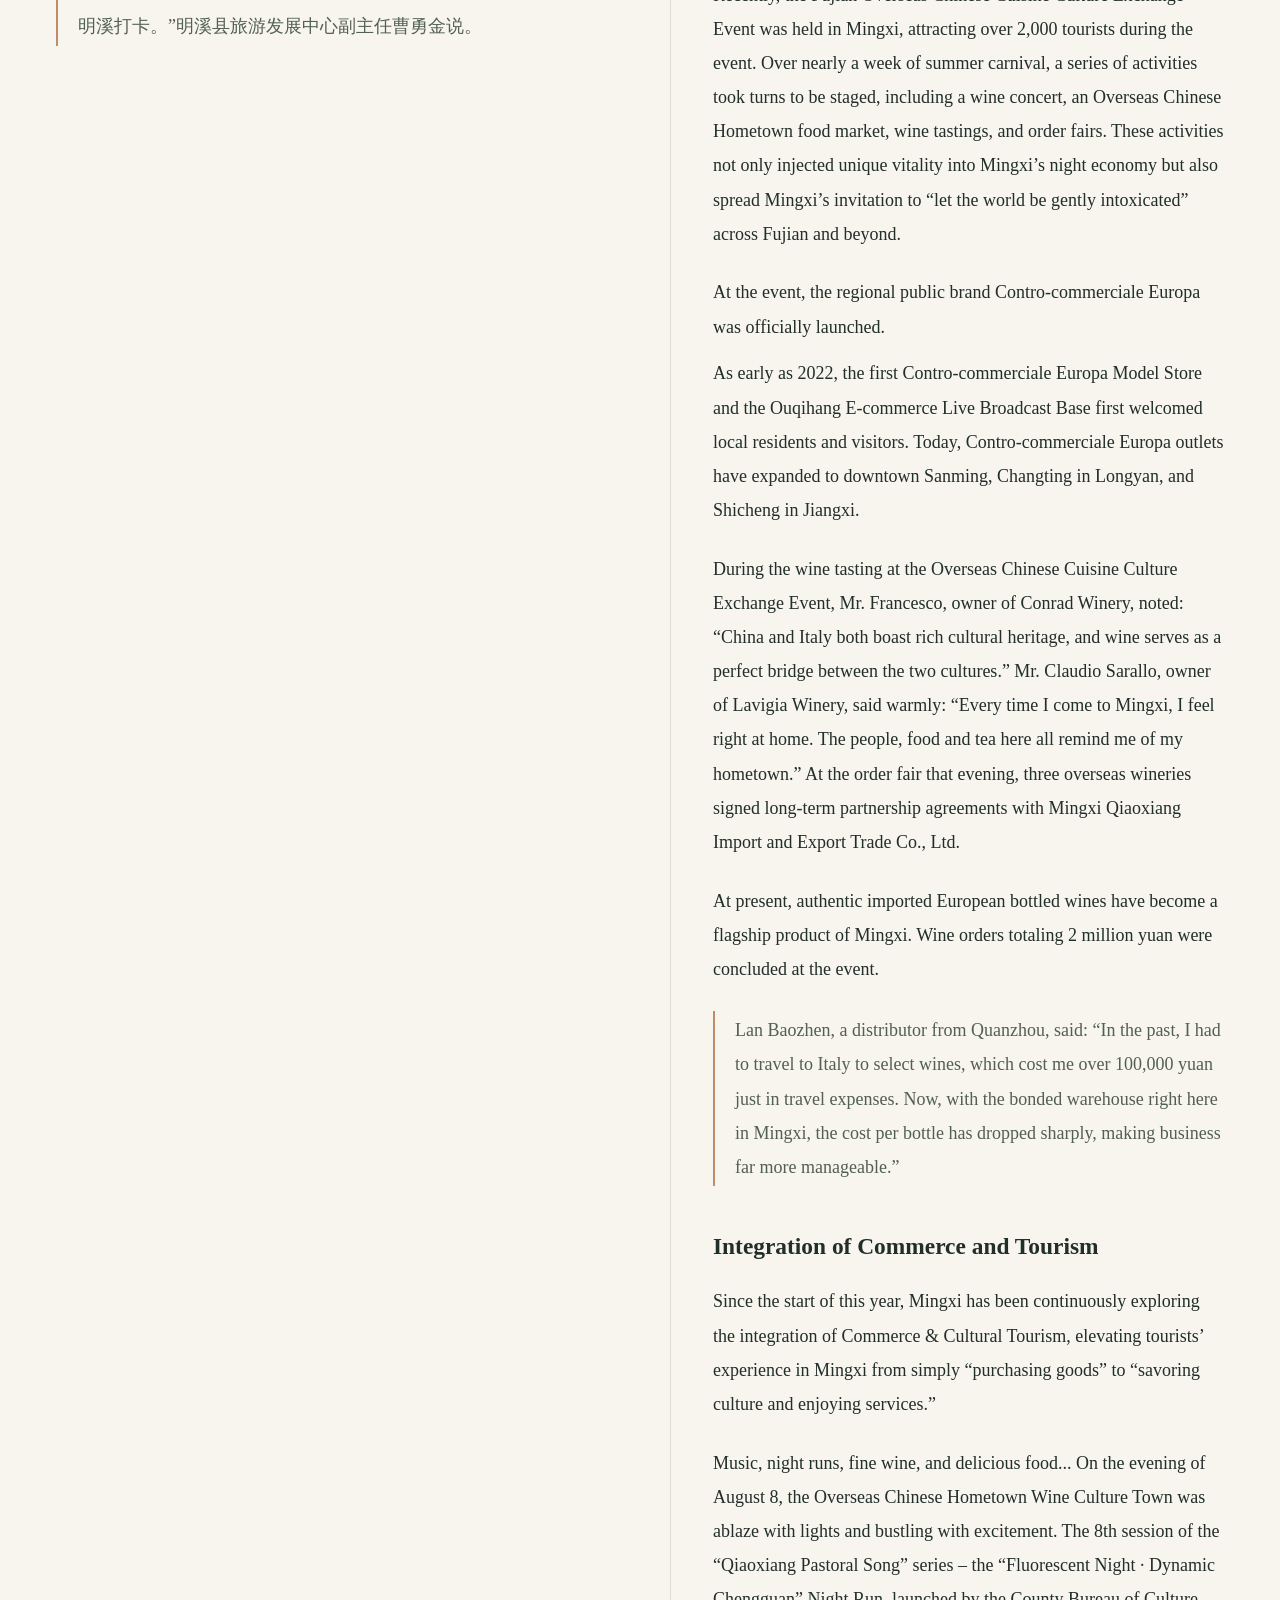
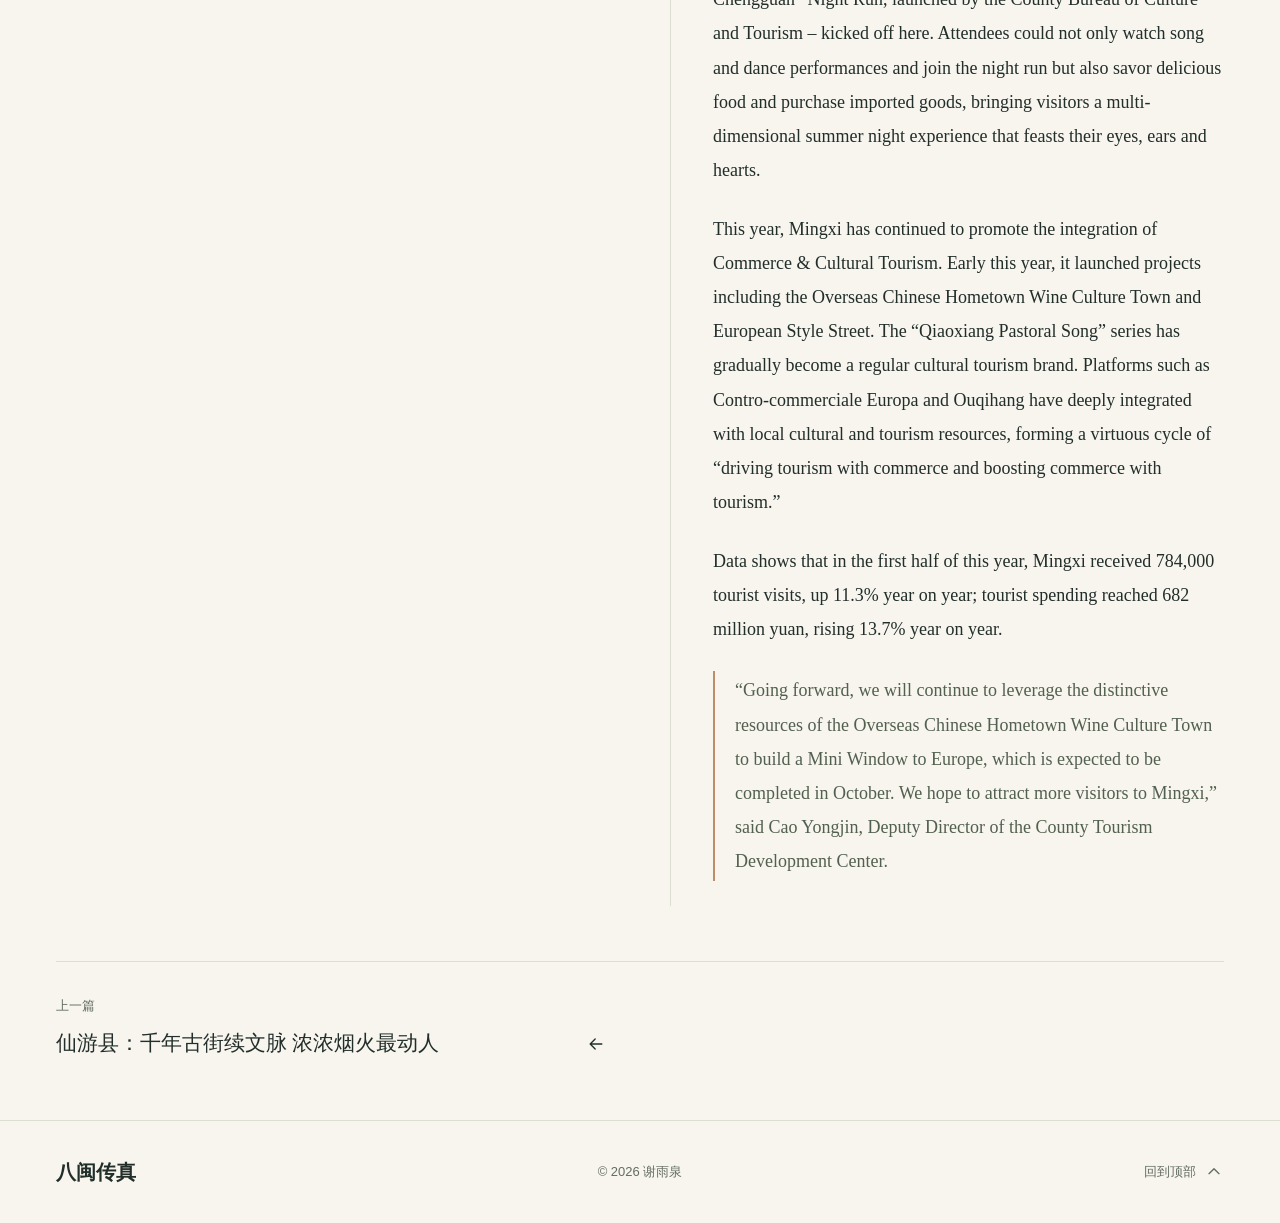
<file: articles/mingxi-overseas-ties/index.html>
<!doctype html>
<html lang="zh-CN"><head><meta charset="utf-8"><meta name="viewport" content="width=device-width,initial-scale=1">
<title>买全球 品世界 醉侨乡-以侨为媒，明溪撬动“商贸+文旅”大市场 · 八闽传真</title><meta name="description" content="山城连接世界，侨乡的商贸与文旅相遇。">
<meta name="theme-color" content="#f7f5ee"><link rel="canonical" href="https://yuquanhsieh.github.io/BaminDispatch.github.io/articles/mingxi-overseas-ties/">
<meta property="og:type" content="article"><meta property="og:title" content="买全球 品世界 醉侨乡-以侨为媒，明溪撬动“商贸+文旅”大市场 · 八闽传真"><meta property="og:description" content="山城连接世界，侨乡的商贸与文旅相遇。"><meta property="og:image" content="https://yuquanhsieh.github.io/BaminDispatch.github.io/assets/story-11.webp"><meta property="og:url" content="https://yuquanhsieh.github.io/BaminDispatch.github.io/articles/mingxi-overseas-ties/">
<link rel="icon" type="image/svg+xml" href="../../assets/favicon.svg"><link rel="stylesheet" href="../../assets/style.css"><script defer src="../../assets/site.js"></script></head><body id="top" class="reader-page" data-mode="both"><a class="skip-link" href="#main">跳到正文</a><header class="site-header"><div class="header-inner"><a class="brand" href="../../index.html" aria-label="八闽传真首页"><span class="brand-mark" aria-hidden="true">闽</span><span>八闽传真<span class="brand-en" lang="en">Bamin Dispatch</span></span></a><nav aria-label="主导航"><a href="../../index.html#works">作品</a><a href="../../index.html#about">关于</a></nav></div></header><main id="main"><div class="article-intro section-shell"><a class="back-link" href="../../index.html#works"><svg aria-hidden="true" width="20" height="20" viewBox="0 0 24 24" fill="none" stroke="currentColor" stroke-width="1.6" stroke-linecap="round" stroke-linejoin="round"><path d="M19 12H5m6-6-6 6 6 6"/></svg> 全部作品</a><div class="article-category">明溪<span>·</span>城市新事</div><h1>买全球 品世界 醉侨乡-以侨为媒，明溪撬动“商贸+文旅”大市场</h1><p class="article-title-en" lang="en">Mingxi Leverages “Overseas Chinese Ties” to Unlock the Vast “Commerce & Cultural Tourism” Market</p></div><figure class="article-cover section-shell"><img src="../../assets/story-11.webp" alt="买全球 品世界 醉侨乡-以侨为媒，明溪撬动“商贸+文旅”大市场" width="1440" height="800" fetchpriority="high"></figure><div class="reader-toolbar"><div class="toolbar-inner"><div class="read-modes" role="group" aria-label="阅读语言"><button type="button" data-mode="both" aria-pressed="true">中英对照</button><button type="button" data-mode="zh" aria-pressed="false">中文</button><button type="button" data-mode="en" aria-pressed="false">English</button></div><div class="reader-actions"><button type="button" data-font="down" aria-label="缩小正文字号">A−</button><button type="button" data-font="up" aria-label="放大正文字号">A+</button><button class="copy-link" type="button">复制链接</button></div></div><div class="reading-progress" aria-hidden="true"><span></span></div></div><div class="reading-content section-shell"><section class="language-column zh-column" lang="zh-CN" aria-labelledby="zh-label"><h2 class="language-label" id="zh-label">中文原文</h2><div class="prose"><p>夏秋交替的夜晚，暑气渐渐消退。在明溪侨乡葡萄酒文化小镇，一场融合国潮风尚、时代律动与未来幻想的沉浸式文旅盛宴在灯光与夜色中精彩上演，红酒品鉴、特色小吃、欧洲商品等20多个摊位在此摆开，现场热闹非凡。</p>
                <p>闽西北山区小县明溪，素有“福建内陆新侨乡”“八闽旅欧第一县”之称，“侨”是其鲜明的特质。目前，明溪在海外人口达1.7万人，侨眷5万余人，占全县总人口一半以上。近年来，明溪大力实施“三侨回归”工程，“引侨资、汇侨智、聚侨力”，以精准培育为抓手，大力发展欧洲进口商贸业态，让游客在明溪体验“买全球”的便捷与欢愉。</p>
                <p>今年以来，明溪依托侨乡葡萄酒文化小镇特色资源，探索“商贸＋文旅”的跨界融合，通过“以商带旅、以旅促商”的互动模式，不断释放侨乡新活力。</p>
                <h3>小县城链全球</h3>
                <p>随处可见的欧洲元素，是明溪大街上的独特风景。8月13日上午，步入欧侨广场的“欧品购”示范店，进口葡萄酒、咖啡、日化用品、母婴用品……来自全球各地的各类商品映入眼帘。</p>
                <blockquote>“爸妈每次从意大利回来，都会给我们带些护手霜、巧克力之类的欧洲商品。”罗娟是土生土长的明溪人，也是当地为数众多的侨属之一，“而今，在明溪的欧洲商品超市，这些都能买到。”</blockquote>
                <blockquote>“我们这里有来自近50个国家的产品，有越南的咖啡、俄罗斯的食品、意大利的日化品等。很多产品都是明溪人平常习惯日用的。”欧品购示范店店长叶爱华说。</blockquote>
                <p>近年来，为助力欧品购区域公共品牌建设，明溪县积极实施侨力侨资侨智“三侨回归”工程，出台扶持华侨回归兴业政策，完善侨胞返乡创业服务保障机制。此外，当地还成立明溪县侨乡进出口贸易有限公司，建设明溪县公用型保税仓库，提供进口商品采购、清关报关、保税仓储等服务，致力建设三明市融通内外的重要窗口。</p>
                <blockquote>“侨”是明溪的商贸主力。“通过‘侨’力量，目前明溪正在打造闽西北及赣南地区最大的进口商品集散中心。”明溪县工信局副局长、商务局局长苏荣斌说，此外，去年明溪县还建成三明市首个公用型保税仓，创新推出“半年免租+全链条服务”模式，打通了从海外直采到终端销售的全流程通路。为持续优化营商环境，明溪还出台入驻补贴、店招奖励、采销激励等一揽子扶持政策，全方位助力企业发展。</blockquote>
                <p>截至目前，明溪已培育42家侨资企业，吸引项目投资超20亿元。葡萄酒文化小镇的橱窗里，倒映着“小县城链全球”的梦想。</p>
                <h3>好商品火出圈</h3>
                <p>眼下，在明溪，不仅线下的欧洲进口商品门店风生水起，线上的电商直播也逐步壮大。</p>
                <blockquote>“我们直播间所有产品都保证欧洲原装进口，请大家放心购买。”8月13日下午，在欧起航进口商品中心的直播间内，主播正在直播售卖欧洲进口美妆。</blockquote>
                <p>占地两万多平方米的欧起航进口商品中心，一共5层楼，不仅有进口商超，还拥有十几个直播间。<blockquote>“我们现在主营的类目分为两块，一块是线上直播间，一块是线下商品中心。”欧起航进口商品中心负责人张浩告诉记者，欧起航以线上直播起步，目前正以线上带动线下，越来越多客人来到商品中心线下选购。去年，线上线下营业额合计超过1亿元。</blockquote></p>
                <blockquote>“我们有自己的进口链和销售链，可以拿到相对低的采购价，因此，我们的商品价格比国内专柜要便宜不少。”在线下的商超里，不仅有大牌首饰美妆，还有很多小众商品，例如巴基斯坦的粉盐、匈牙利的果酒、希腊的果汁等。</blockquote>
                <p>近日，2025年“侨家乐・福建省华侨美食文化交流活动明溪专场”在明溪举办，活动期间吸引游客2000多人次。在持续近一周的夏日狂欢中，葡萄酒音乐会、侨乡美食集市、红酒品鉴会、订购会等系列活动轮番上演，不仅为明溪的夜经济注入别样活力，也将明溪“让世界微醺”的邀请传遍省内外。</p>
                <p>活动现场，欧品购区域公共品牌正式发布。早在2022年，欧品购首家示范店、欧起航电商直播基地等商家已和市民、游客见面。现在，明溪欧品购已经开到三明市区及龙岩长汀、江西石城等地。</p>
                <p>在美食文化交流活动的红酒品鉴会环节，康莱德酒庄庄主Francesco先生表示，中国和意大利都拥有深厚的文化底蕴，葡萄酒正是连接两种文化的绝佳载体。拉维吉雅酒庄庄主柯劳迪-萨拉罗先生动情地说：“每次来到明溪都让我倍感亲切，这里的人、食物和茶都让我想起家乡。”当晚的订购会上，3家海外酒庄与明溪侨乡进出口贸易有限公司签下长期合作协议。</p>
                <p>目前，明溪的欧洲原瓶原装进口葡萄酒已经成为当地的拳头产品，活动现场达成了200万元的葡萄酒订单。<blockquote>来自泉州的经销商兰宝珍说：“往年要去意大利选酒，光差旅费就要十几万元。现在保税仓就在明溪，单瓶成本大幅下降，生意好做多了。”</blockquote></p>
                <h3>商旅跨界融合</h3>
                <p>今年以来，明溪不断探索“商贸＋文旅”的融合，让游客来明溪从“买商品”升级为“品文化、享服务”。</p>
                <p>音乐、夜跑、美酒、美食……8月8日晚，明溪县侨乡葡萄酒文化小镇流光溢彩、热闹非凡。明溪县文旅局今年推出的“侨乡田园欢歌”第八场——“荧光夜色·律动城关”夜跑活动在此展开，现场不仅可以观看歌舞表演、参加夜跑活动，还可以品美食、买进口商品，为现场游客带来一场夏夜视觉、听觉与情感的多重享受。</p>
                <p>今年，明溪持续助力“商贸+文旅”的深度融合，年初落地侨乡葡萄酒文化小镇、欧洲风情街等特色项目，“侨乡田园欢歌”系列活动也慢慢形成常态化文旅品牌，欧品购、欧起航等平台与县域文旅资源深度融合，不断构建起“以商带旅、以旅促商”的良性循环。</p>
                <p>数据显示，今年上半年，明溪旅游人数78.40万人次，同比增长11.3%；游客旅游花费6.82亿元，同比增长13.7%。<blockquote>“接下来，我们将继续围绕侨乡葡萄酒文化小镇这一特色资源，打造欧洲微型之窗，预计今年10月份完工，希望可以吸引更多游客前来明溪打卡。”明溪县旅游发展中心副主任曹勇金说。</blockquote></p></div></section><section class="language-column en-column" lang="en" aria-labelledby="en-label"><h2 class="language-label" id="en-label">English translation</h2><div class="prose"><p>As summer transitions to autumn, the evening heat gradually fades. At Mingxi Qiaoxiang Wine Culture Town, an immersive cultural tourism feast blending national trend styles, contemporary rhythms, and futuristic vibes unfolds brilliantly under the lights and night sky. Offering wine tastings, local snacks, and European products, over 20 stalls create a bustling atmosphere.</p>
                <p>A small mountainous county in northwestern Fujian, Mingxi is known as “Fujian’s New Inland Hometown of Overseas Chinese” and “the No.1 County in Fujian for Travel to Europe”. Overseas Chinese connections are its defining trait. Currently, 17,000 people from Mingxi live abroad, with more than 50,000 overseas Chinese relatives, accounting for over half of the county’s total population. In recent years, Mingxi has vigorously implemented the “Three Overseas Chinese Returns Project,” aiming to attract overseas Chinese capital, pool their wisdom and gather their strength. Taking targeted cultivation as the key, the county has vigorously developed European imported trade and business formats, enabling tourists to experience the convenience and joy of “buying globally” in Mingxi.</p>
                <p>Since the start of this year, leveraging the distinctive resources of the Overseas Chinese Hometown Wine Culture Town, Mingxi has explored the integrated development of Commerce & Cultural Tourism. By following the interactive approach of “driving tourism with commerce and boosting commerce with tourism”, the county has continued to unlock new vitality in its overseas Chinese community.</p>
                <h3>A Small County Connected to the Globe</h3>
                <p>Ubiquitous European elements create a distinctive sight on Mingxi’s streets.<br/>On the morning of August 13, visitors stepping into the Contro-commerciale Europa flagship store at Ouqiao Plaza are greeted by a wide array of global imports: fine wine, coffee, daily necessities, and maternity and baby products.</p>
                <blockquote>“My parents always bring back European items like hand cream and chocolate when they return from Italy,” said Luo Juan, a native of Mingxi and one of the many local overseas Chinese relatives. “Now, I can find all these in Mingxi’s European product supermarkets.”</blockquote>
                <blockquote>“We have products from nearly 50 countries, such as Vietnamese coffee, Russian food, Italian daily chemicals, etc. Many of these are daily necessities that Mingxi locals are used to,” noted Ye Aihua, manager of the Contro-commerciale Europa flagship store.</blockquote>
                <p>In recent years, to support the development of the regional public brand Contro-commerciale Europa, Mingxi has actively implemented the "Three Overseas Chinese Returns" initiative to attract overseas Chinese capital, talent and strength. It has rolled out policies to support overseas Chinese in starting businesses and improved the service and support mechanism for their entrepreneurship. In addition, the county established Mingxi Qiaoxiang Import and Export Trade Co., Ltd. and built a public bonded warehouse, offering services including imported goods procurement, customs declaration and clearance, and bonded warehousing. It is committed to becoming an important gateway for Sanming to integrate domestic and international markets.</p>
                <blockquote>“Overseas Chinese communities serve as the backbone of commerce in Mingxi,” said Su Rongbin, Deputy Director of the Mingxi County Bureau of Industry and Information Technology and Director of the County Bureau of Commerce.<br/>“With the strength of overseas Chinese, Mingxi is now building the largest imported goods distribution center in northwestern Fujian and southern Jiangxi. Last year, the county also completed Sanming’s first public bonded warehouse and rolled out an innovative model of ‘six-month rent exemption plus full-chain services’, opening up the complete workflow from overseas direct sourcing to final sales.”<br/>To further improve the business environment, Mingxi has introduced a full package of supportive policies, including settlement subsidies, storefront sign rewards and procurement-sales incentives, to comprehensively boost the growth of local enterprises.</blockquote>
                <p>To date, Mingxi has fostered 42 overseas Chinese-invested enterprises, attracting over 2 billion yuan in project investment. The display windows of the Overseas Chinese Hometown Wine Culture Town reflect the dream of “linking the small county to the world.”</p>
                <h3>Quality Goods Gain Widespread Popularity</h3>
                <p>Currently in Mingxi, not only are offline stores selling European imported products thriving, but online e-commerce live broadcasts are also growing steadily.</p>
                <blockquote>“All products in our live broadcast room are guaranteed to be original European imports. Please feel free to purchase,” a host said during a live broadcast selling European imported cosmetics at the Ouqihang Imported Goods Center on the afternoon of August 13.</blockquote>
                <p>Covering an area of over 20,000 square meters, the five-story Ouqihang Imported Goods Center includes not only an imported supermarket but also more than a dozen live broadcast studios. <blockquote>“Our main business now has two segments: online live broadcasts and offline goods centers,” Zhang Hao, head of the center, told reporters. “Ouqihang started with online live broadcasts and is now driving offline sales through online channels. More and more customers are coming to the offline center to shop.” Last year, its combined online and offline revenue exceeded 100 million yuan.</blockquote></p>
                <blockquote>“We have our own import and distribution chains, which allow us to secure lower procurement costs. As a result, our prices are much cheaper than those at department store counters in China,” Zhang added. The offline supermarket offers not only well-known jewelry and cosmetics brands but also many niche products, such as Pakistani pink salt, Hungarian fruit wine, and Greek fruit juice.</blockquote>
                <p>Recently, the Fujian Overseas Chinese Cuisine Culture Exchange Event was held in Mingxi, attracting over 2,000 tourists during the event. Over nearly a week of summer carnival, a series of activities took turns to be staged, including a wine concert, an Overseas Chinese Hometown food market, wine tastings, and order fairs. These activities not only injected unique vitality into Mingxi’s night economy but also spread Mingxi’s invitation to “let the world be gently intoxicated” across Fujian and beyond.</p>
                <p>At the event, the regional public brand Contro-commerciale Europa was officially launched.<br/>As early as 2022, the first Contro-commerciale Europa Model Store and the Ouqihang E-commerce Live Broadcast Base first welcomed local residents and visitors. Today, Contro-commerciale Europa outlets have expanded to downtown Sanming, Changting in Longyan, and Shicheng in Jiangxi.</p>
                <p>During the wine tasting at the Overseas Chinese Cuisine Culture Exchange Event, Mr. Francesco, owner of Conrad Winery, noted: “China and Italy both boast rich cultural heritage, and wine serves as a perfect bridge between the two cultures.” Mr. Claudio Sarallo, owner of Lavigia Winery, said warmly: “Every time I come to Mingxi, I feel right at home. The people, food and tea here all remind me of my hometown.” At the order fair that evening, three overseas wineries signed long-term partnership agreements with Mingxi Qiaoxiang Import and Export Trade Co., Ltd.</p>
                <p>At present, authentic imported European bottled wines have become a flagship product of Mingxi. Wine orders totaling 2 million yuan were concluded at the event. <blockquote>Lan Baozhen, a distributor from Quanzhou, said: “In the past, I had to travel to Italy to select wines, which cost me over 100,000 yuan just in travel expenses. Now, with the bonded warehouse right here in Mingxi, the cost per bottle has dropped sharply, making business far more manageable.”</blockquote></p>
                <h3>Integration of Commerce and Tourism</h3>
                <p>Since the start of this year, Mingxi has been continuously exploring the integration of Commerce & Cultural Tourism, elevating tourists’ experience in Mingxi from simply “purchasing goods” to “savoring culture and enjoying services.”</p>
                <p>Music, night runs, fine wine, and delicious food... On the evening of August 8, the Overseas Chinese Hometown Wine Culture Town was ablaze with lights and bustling with excitement. The 8th session of the “Qiaoxiang Pastoral Song” series – the “Fluorescent Night · Dynamic Chengguan” Night Run, launched by the County Bureau of Culture and Tourism – kicked off here. Attendees could not only watch song and dance performances and join the night run but also savor delicious food and purchase imported goods, bringing visitors a multi-dimensional summer night experience that feasts their eyes, ears and hearts.</p>
                <p>This year, Mingxi has continued to promote the integration of Commerce & Cultural Tourism. Early this year, it launched projects including the Overseas Chinese Hometown Wine Culture Town and European Style Street. The “Qiaoxiang Pastoral Song” series has gradually become a regular cultural tourism brand. Platforms such as Contro-commerciale Europa and Ouqihang have deeply integrated with local cultural and tourism resources, forming a virtuous cycle of “driving tourism with commerce and boosting commerce with tourism.”</p>
                <p>Data shows that in the first half of this year, Mingxi received 784,000 tourist visits, up 11.3% year on year; tourist spending reached 682 million yuan, rising 13.7% year on year.<blockquote>“Going forward, we will continue to leverage the distinctive resources of the Overseas Chinese Hometown Wine Culture Town to build a Mini Window to Europe, which is expected to be completed in October. We hope to attract more visitors to Mingxi,” said Cao Yongjin, Deputy Director of the County Tourism Development Center.</blockquote></p></div></section></div><p class="sr-only" role="status" id="reader-status" aria-live="polite"></p><nav class="article-pagination section-shell" aria-label="更多作品"><a href="../xianyou-old-street/"><span>上一篇</span><strong>仙游县：千年古街续文脉 浓浓烟火最动人</strong><svg aria-hidden="true" width="20" height="20" viewBox="0 0 24 24" fill="none" stroke="currentColor" stroke-width="1.6" stroke-linecap="round" stroke-linejoin="round"><path d="M19 12H5m6-6-6 6 6 6"/></svg></a><div></div></nav></main><footer class="site-footer"><a class="footer-brand" href="../../index.html">八闽传真</a><span>© 2026 谢雨泉</span><a href="#top">回到顶部 <svg aria-hidden="true" width="20" height="20" viewBox="0 0 24 24" fill="none" stroke="currentColor" stroke-width="1.6" stroke-linecap="round" stroke-linejoin="round"><path d="m6 14 6-6 6 6"/></svg></a></footer></body></html>
</file>
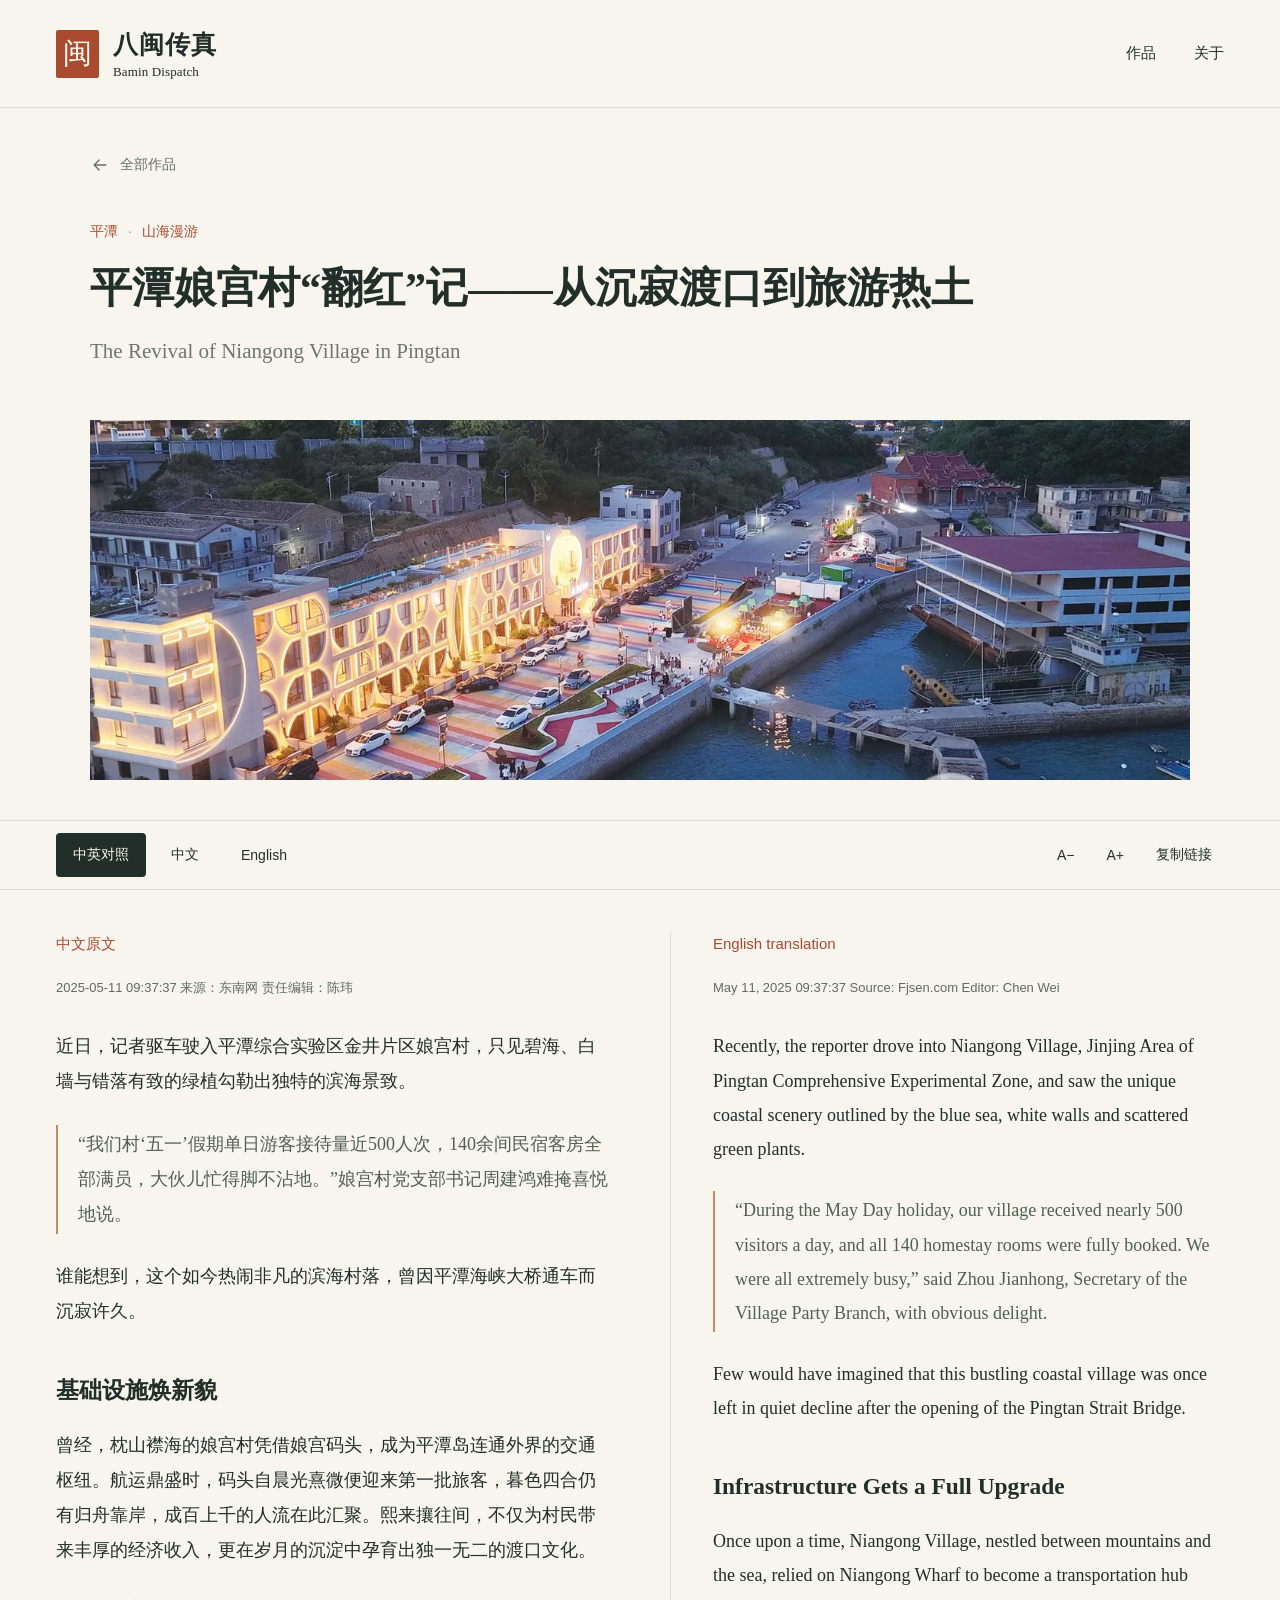
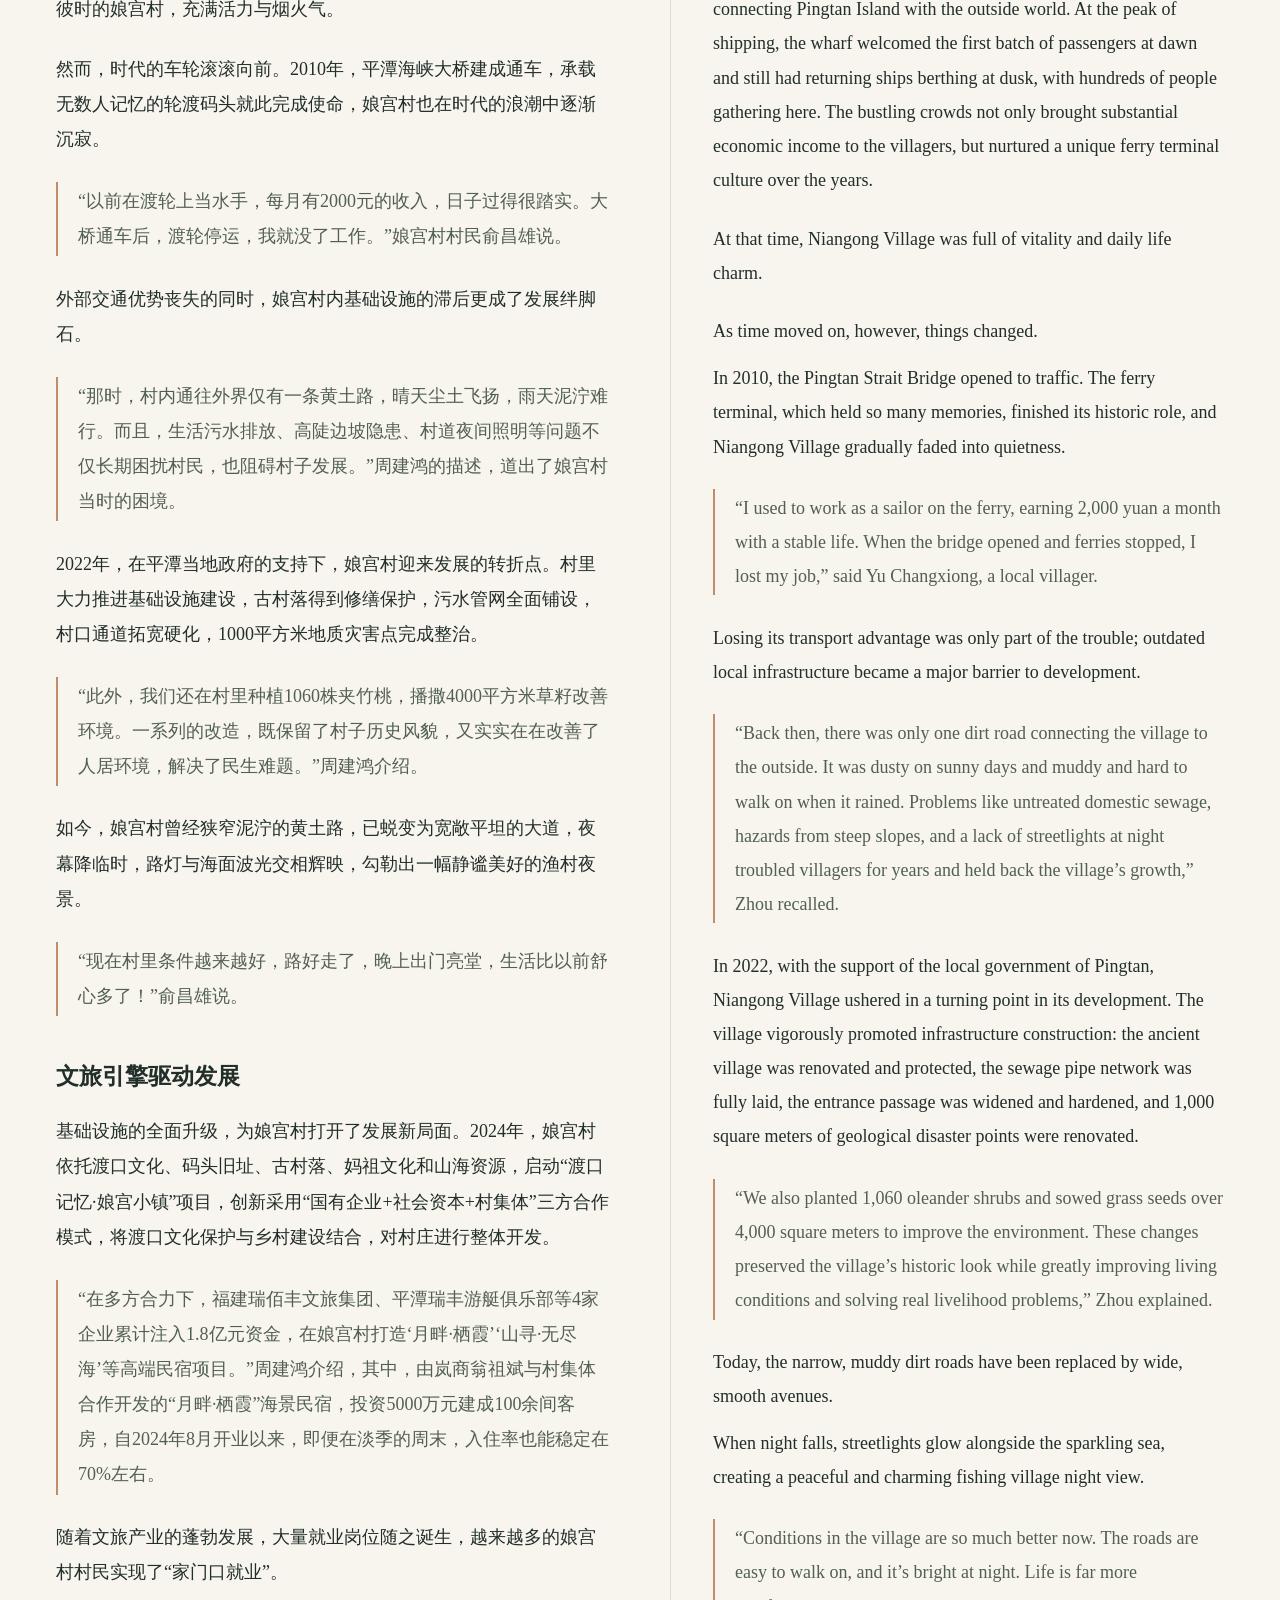
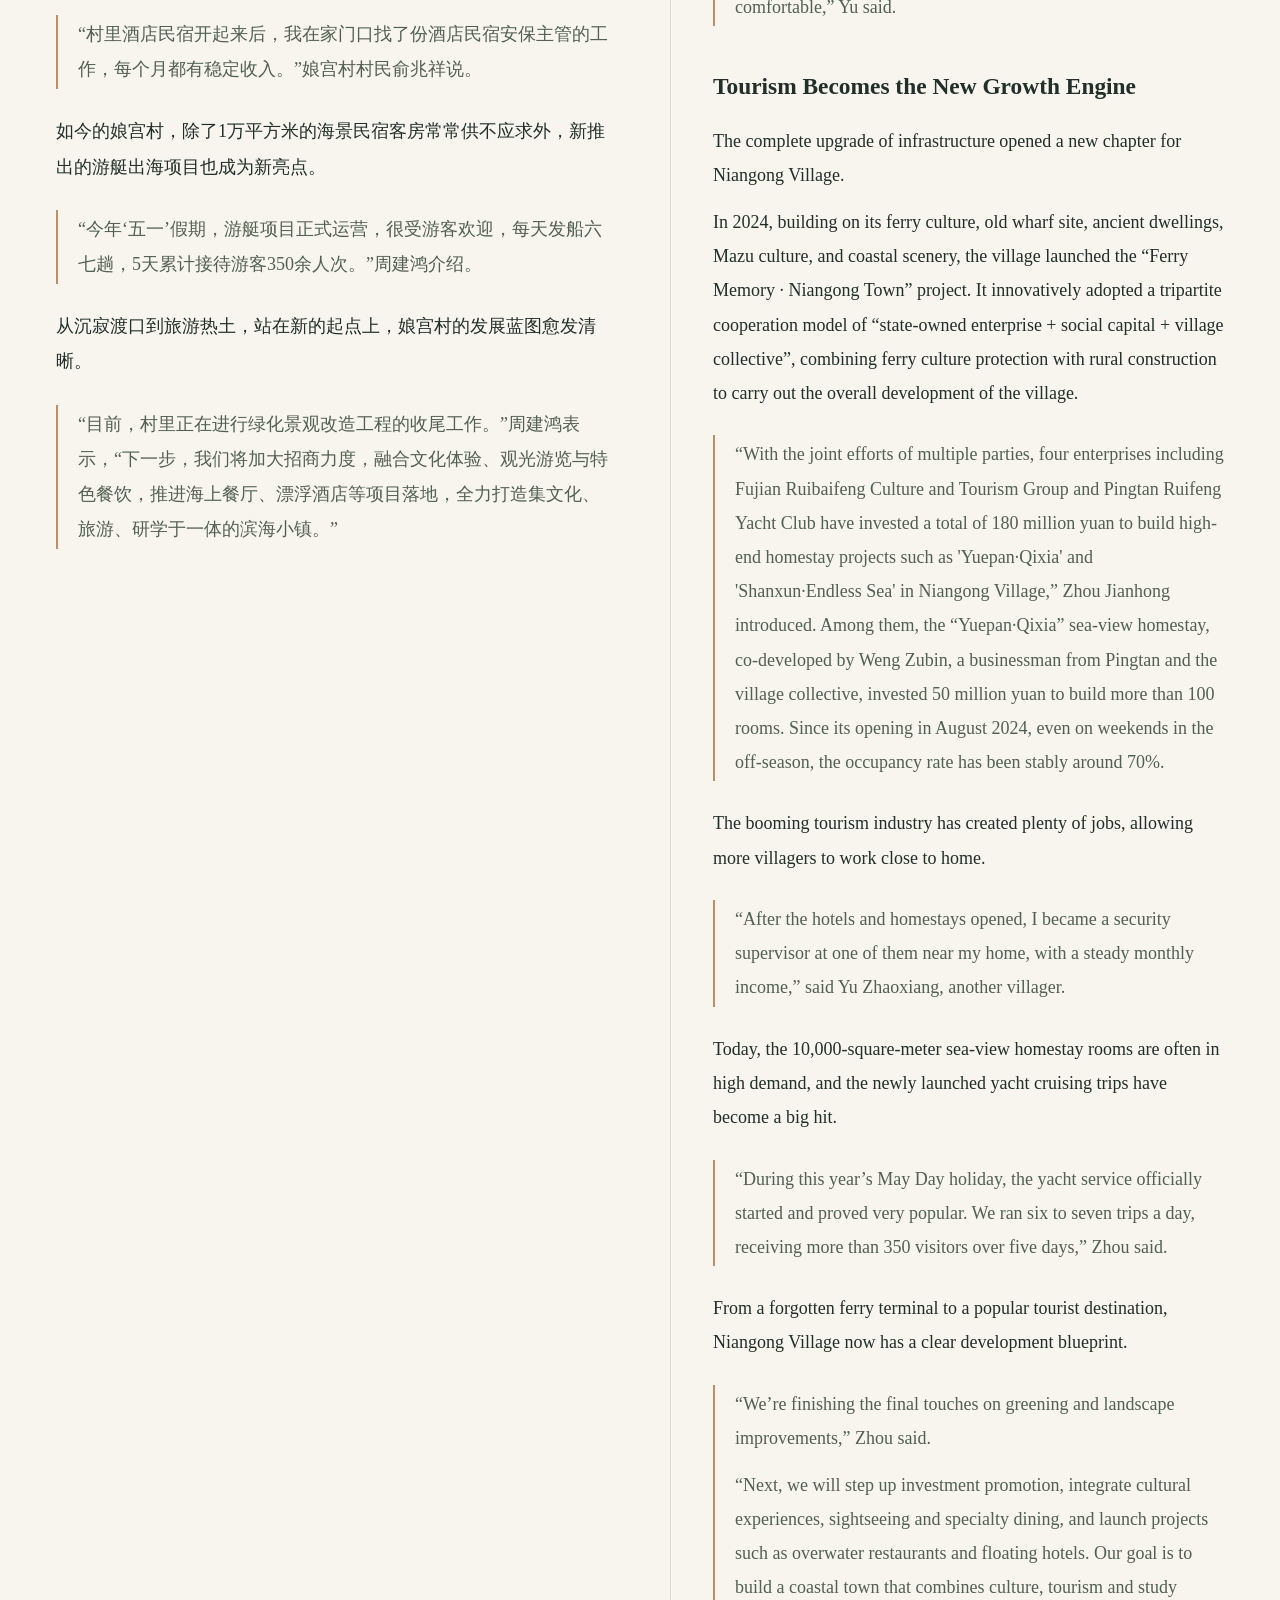
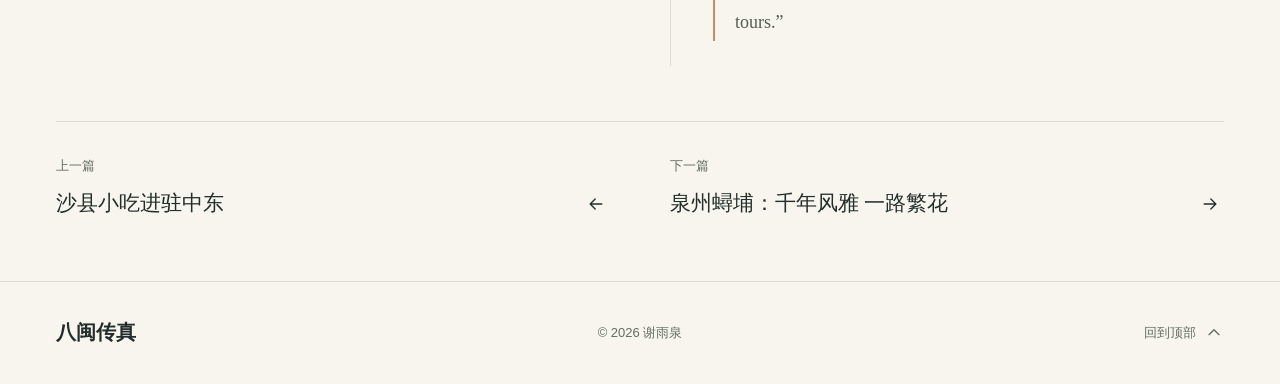
<file: articles/niangong-village/index.html>
<!doctype html>
<html lang="zh-CN"><head><meta charset="utf-8"><meta name="viewport" content="width=device-width,initial-scale=1">
<title>平潭娘宫村“翻红”记——从沉寂渡口到旅游热土 · 八闽传真</title><meta name="description" content="一座渡口村庄的转身，藏着海岛生活的新可能。">
<meta name="theme-color" content="#f7f5ee"><link rel="canonical" href="https://yuquanhsieh.github.io/BaminDispatch.github.io/articles/niangong-village/">
<meta property="og:type" content="article"><meta property="og:title" content="平潭娘宫村“翻红”记——从沉寂渡口到旅游热土 · 八闽传真"><meta property="og:description" content="一座渡口村庄的转身，藏着海岛生活的新可能。"><meta property="og:image" content="https://yuquanhsieh.github.io/BaminDispatch.github.io/assets/story-08.webp"><meta property="og:url" content="https://yuquanhsieh.github.io/BaminDispatch.github.io/articles/niangong-village/">
<link rel="icon" type="image/svg+xml" href="../../assets/favicon.svg"><link rel="stylesheet" href="../../assets/style.css"><script defer src="../../assets/site.js"></script></head><body id="top" class="reader-page" data-mode="both"><a class="skip-link" href="#main">跳到正文</a><header class="site-header"><div class="header-inner"><a class="brand" href="../../index.html" aria-label="八闽传真首页"><span class="brand-mark" aria-hidden="true">闽</span><span>八闽传真<span class="brand-en" lang="en">Bamin Dispatch</span></span></a><nav aria-label="主导航"><a href="../../index.html#works">作品</a><a href="../../index.html#about">关于</a></nav></div></header><main id="main"><div class="article-intro section-shell"><a class="back-link" href="../../index.html#works"><svg aria-hidden="true" width="20" height="20" viewBox="0 0 24 24" fill="none" stroke="currentColor" stroke-width="1.6" stroke-linecap="round" stroke-linejoin="round"><path d="M19 12H5m6-6-6 6 6 6"/></svg> 全部作品</a><div class="article-category">平潭<span>·</span>山海漫游</div><h1>平潭娘宫村“翻红”记——从沉寂渡口到旅游热土</h1><p class="article-title-en" lang="en">The Revival of Niangong Village in Pingtan</p></div><figure class="article-cover section-shell"><img src="../../assets/story-08.webp" alt="平潭娘宫村“翻红”记——从沉寂渡口到旅游热土" width="1440" height="800" fetchpriority="high"></figure><div class="reader-toolbar"><div class="toolbar-inner"><div class="read-modes" role="group" aria-label="阅读语言"><button type="button" data-mode="both" aria-pressed="true">中英对照</button><button type="button" data-mode="zh" aria-pressed="false">中文</button><button type="button" data-mode="en" aria-pressed="false">English</button></div><div class="reader-actions"><button type="button" data-font="down" aria-label="缩小正文字号">A−</button><button type="button" data-font="up" aria-label="放大正文字号">A+</button><button class="copy-link" type="button">复制链接</button></div></div><div class="reading-progress" aria-hidden="true"><span></span></div></div><div class="reading-content section-shell"><section class="language-column zh-column" lang="zh-CN" aria-labelledby="zh-label"><h2 class="language-label" id="zh-label">中文原文</h2><p class="article-source">2025-05-11 09:37:37 来源：东南网 责任编辑：陈玮</p><div class="prose">
                <p>近日，记者驱车驶入平潭综合实验区金井片区娘宫村，只见碧海、白墙与错落有致的绿植勾勒出独特的滨海景致。<blockquote>“我们村‘五一’假期单日游客接待量近500人次，140余间民宿客房全部满员，大伙儿忙得脚不沾地。”娘宫村党支部书记周建鸿难掩喜悦地说。</blockquote></p>
                <p>谁能想到，这个如今热闹非凡的滨海村落，曾因平潭海峡大桥通车而沉寂许久。</p>
                <h3>基础设施焕新貌</h3>
                <p>曾经，枕山襟海的娘宫村凭借娘宫码头，成为平潭岛连通外界的交通枢纽。航运鼎盛时，码头自晨光熹微便迎来第一批旅客，暮色四合仍有归舟靠岸，成百上千的人流在此汇聚。熙来攘往间，不仅为村民带来丰厚的经济收入，更在岁月的沉淀中孕育出独一无二的渡口文化。</p>
                <p>彼时的娘宫村，充满活力与烟火气。</p>
                <p>然而，时代的车轮滚滚向前。2010年，平潭海峡大桥建成通车，承载无数人记忆的轮渡码头就此完成使命，娘宫村也在时代的浪潮中逐渐沉寂。<blockquote>“以前在渡轮上当水手，每月有2000元的收入，日子过得很踏实。大桥通车后，渡轮停运，我就没了工作。”娘宫村村民俞昌雄说。</blockquote></p>
                <p>外部交通优势丧失的同时，娘宫村内基础设施的滞后更成了发展绊脚石。<blockquote>“那时，村内通往外界仅有一条黄土路，晴天尘土飞扬，雨天泥泞难行。而且，生活污水排放、高陡边坡隐患、村道夜间照明等问题不仅长期困扰村民，也阻碍村子发展。”周建鸿的描述，道出了娘宫村当时的困境。</blockquote></p>
                <p>2022年，在平潭当地政府的支持下，娘宫村迎来发展的转折点。村里大力推进基础设施建设，古村落得到修缮保护，污水管网全面铺设，村口通道拓宽硬化，1000平方米地质灾害点完成整治。<blockquote>“此外，我们还在村里种植1060株夹竹桃，播撒4000平方米草籽改善环境。一系列的改造，既保留了村子历史风貌，又实实在在改善了人居环境，解决了民生难题。”周建鸿介绍。</blockquote></p>
                <p>如今，娘宫村曾经狭窄泥泞的黄土路，已蜕变为宽敞平坦的大道，夜幕降临时，路灯与海面波光交相辉映，勾勒出一幅静谧美好的渔村夜景。<blockquote>“现在村里条件越来越好，路好走了，晚上出门亮堂，生活比以前舒心多了！”俞昌雄说。</blockquote></p>
                <h3>文旅引擎驱动发展</h3>
                <p>基础设施的全面升级，为娘宫村打开了发展新局面。2024年，娘宫村依托渡口文化、码头旧址、古村落、妈祖文化和山海资源，启动“渡口记忆·娘宫小镇”项目，创新采用“国有企业+社会资本+村集体”三方合作模式，将渡口文化保护与乡村建设结合，对村庄进行整体开发。</p>
                <blockquote>“在多方合力下，福建瑞佰丰文旅集团、平潭瑞丰游艇俱乐部等4家企业累计注入1.8亿元资金，在娘宫村打造‘月畔·栖霞’‘山寻·无尽海’等高端民宿项目。”周建鸿介绍，其中，由岚商翁祖斌与村集体合作开发的“月畔·栖霞”海景民宿，投资5000万元建成100余间客房，自2024年8月开业以来，即便在淡季的周末，入住率也能稳定在70%左右。</blockquote>
                <p>随着文旅产业的蓬勃发展，大量就业岗位随之诞生，越来越多的娘宫村村民实现了“家门口就业”。<blockquote>“村里酒店民宿开起来后，我在家门口找了份酒店民宿安保主管的工作，每个月都有稳定收入。”娘宫村村民俞兆祥说。</blockquote></p>
                <p>如今的娘宫村，除了1万平方米的海景民宿客房常常供不应求外，新推出的游艇出海项目也成为新亮点。<blockquote>“今年‘五一’假期，游艇项目正式运营，很受游客欢迎，每天发船六七趟，5天累计接待游客350余人次。”周建鸿介绍。</blockquote></p>
                <p>从沉寂渡口到旅游热土，站在新的起点上，娘宫村的发展蓝图愈发清晰。<blockquote>“目前，村里正在进行绿化景观改造工程的收尾工作。”周建鸿表示，“下一步，我们将加大招商力度，融合文化体验、观光游览与特色餐饮，推进海上餐厅、漂浮酒店等项目落地，全力打造集文化、旅游、研学于一体的滨海小镇。”</blockquote></p></div></section><section class="language-column en-column" lang="en" aria-labelledby="en-label"><h2 class="language-label" id="en-label">English translation</h2><p class="article-source" lang="en">May 11, 2025 09:37:37 Source: Fjsen.com Editor: Chen Wei</p><div class="prose">
                <p>Recently, the reporter drove into Niangong Village, Jinjing Area of Pingtan Comprehensive Experimental Zone, and saw the unique coastal scenery outlined by the blue sea, white walls and scattered green plants. <blockquote>“During the May Day holiday, our village received nearly 500 visitors a day, and all 140 homestay rooms were fully booked. We were all extremely busy,” said Zhou Jianhong, Secretary of the Village Party Branch, with obvious delight.</blockquote></p>
                <p>Few would have imagined that this bustling coastal village was once left in quiet decline after the opening of the Pingtan Strait Bridge.</p>
                <h3>Infrastructure Gets a Full Upgrade</h3>
                <p>Once upon a time, Niangong Village, nestled between mountains and the sea, relied on Niangong Wharf to become a transportation hub connecting Pingtan Island with the outside world. At the peak of shipping, the wharf welcomed the first batch of passengers at dawn and still had returning ships berthing at dusk, with hundreds of people gathering here. The bustling crowds not only brought substantial economic income to the villagers, but nurtured a unique ferry terminal culture over the years.</p>
                <p>At that time, Niangong Village was full of vitality and daily life charm.</p>
                <p>As time moved on, however, things changed.<br/>In 2010, the Pingtan Strait Bridge opened to traffic. The ferry terminal, which held so many memories, finished its historic role, and Niangong Village gradually faded into quietness.<blockquote>“I used to work as a sailor on the ferry, earning 2,000 yuan a month with a stable life. When the bridge opened and ferries stopped, I lost my job,” said Yu Changxiong, a local villager.</blockquote></p>
                <p>Losing its transport advantage was only part of the trouble; outdated local infrastructure became a major barrier to development.<blockquote>“Back then, there was only one dirt road connecting the village to the outside. It was dusty on sunny days and muddy and hard to walk on when it rained. Problems like untreated domestic sewage, hazards from steep slopes, and a lack of streetlights at night troubled villagers for years and held back the village’s growth,” Zhou recalled.</blockquote></p>
                <p>In 2022, with the support of the local government of Pingtan, Niangong Village ushered in a turning point in its development. The village vigorously promoted infrastructure construction: the ancient village was renovated and protected, the sewage pipe network was fully laid, the entrance passage was widened and hardened, and 1,000 square meters of geological disaster points were renovated. <blockquote>“We also planted 1,060 oleander shrubs and sowed grass seeds over 4,000 square meters to improve the environment. These changes preserved the village’s historic look while greatly improving living conditions and solving real livelihood problems,” Zhou explained.</blockquote></p>
                <p>Today, the narrow, muddy dirt roads have been replaced by wide, smooth avenues.<br/>When night falls, streetlights glow alongside the sparkling sea, creating a peaceful and charming fishing village night view.<blockquote>“Conditions in the village are so much better now. The roads are easy to walk on, and it’s bright at night. Life is far more comfortable,” Yu said.</blockquote></p>
                <h3>Tourism Becomes the New Growth Engine</h3>
                <p>The complete upgrade of infrastructure opened a new chapter for Niangong Village.<br/>In 2024, building on its ferry culture, old wharf site, ancient dwellings, Mazu culture, and coastal scenery, the village launched the “Ferry Memory · Niangong Town” project. It innovatively adopted a tripartite cooperation model of “state-owned enterprise + social capital + village collective”, combining ferry culture protection with rural construction to carry out the overall development of the village.</p>
                <blockquote>“With the joint efforts of multiple parties, four enterprises including Fujian Ruibaifeng Culture and Tourism Group and Pingtan Ruifeng Yacht Club have invested a total of 180 million yuan to build high-end homestay projects such as 'Yuepan·Qixia' and 'Shanxun·Endless Sea' in Niangong Village,” Zhou Jianhong introduced. Among them, the “Yuepan·Qixia” sea-view homestay, co-developed by Weng Zubin, a businessman from Pingtan and the village collective, invested 50 million yuan to build more than 100 rooms. Since its opening in August 2024, even on weekends in the off-season, the occupancy rate has been stably around 70%.</blockquote>
                <p>The booming tourism industry has created plenty of jobs, allowing more villagers to work close to home. <blockquote>“After the hotels and homestays opened, I became a security supervisor at one of them near my home, with a steady monthly income,” said Yu Zhaoxiang, another villager.</blockquote></p>
                <p>Today, the 10,000-square-meter sea-view homestay rooms are often in high demand, and the newly launched yacht cruising trips have become a big hit.<blockquote>“During this year’s May Day holiday, the yacht service officially started and proved very popular. We ran six to seven trips a day, receiving more than 350 visitors over five days,” Zhou said.</blockquote></p>
                <p>From a forgotten ferry terminal to a popular tourist destination, Niangong Village now has a clear development blueprint.<blockquote>“We’re finishing the final touches on greening and landscape improvements,” Zhou said.<br/>“Next, we will step up investment promotion, integrate cultural experiences, sightseeing and specialty dining, and launch projects such as overwater restaurants and floating hotels. Our goal is to build a coastal town that combines culture, tourism and study tours.”</blockquote></p></div></section></div><p class="sr-only" role="status" id="reader-status" aria-live="polite"></p><nav class="article-pagination section-shell" aria-label="更多作品"><a href="../shaxian-snacks/"><span>上一篇</span><strong>沙县小吃进驻中东</strong><svg aria-hidden="true" width="20" height="20" viewBox="0 0 24 24" fill="none" stroke="currentColor" stroke-width="1.6" stroke-linecap="round" stroke-linejoin="round"><path d="M19 12H5m6-6-6 6 6 6"/></svg></a><a href="../xunpu-flowers/"><span>下一篇</span><strong>泉州蟳埔：千年风雅 一路繁花</strong><svg aria-hidden="true" width="20" height="20" viewBox="0 0 24 24" fill="none" stroke="currentColor" stroke-width="1.6" stroke-linecap="round" stroke-linejoin="round"><path d="M5 12h14M13 6l6 6-6 6"/></svg></a></nav></main><footer class="site-footer"><a class="footer-brand" href="../../index.html">八闽传真</a><span>© 2026 谢雨泉</span><a href="#top">回到顶部 <svg aria-hidden="true" width="20" height="20" viewBox="0 0 24 24" fill="none" stroke="currentColor" stroke-width="1.6" stroke-linecap="round" stroke-linejoin="round"><path d="m6 14 6-6 6 6"/></svg></a></footer></body></html>
</file>
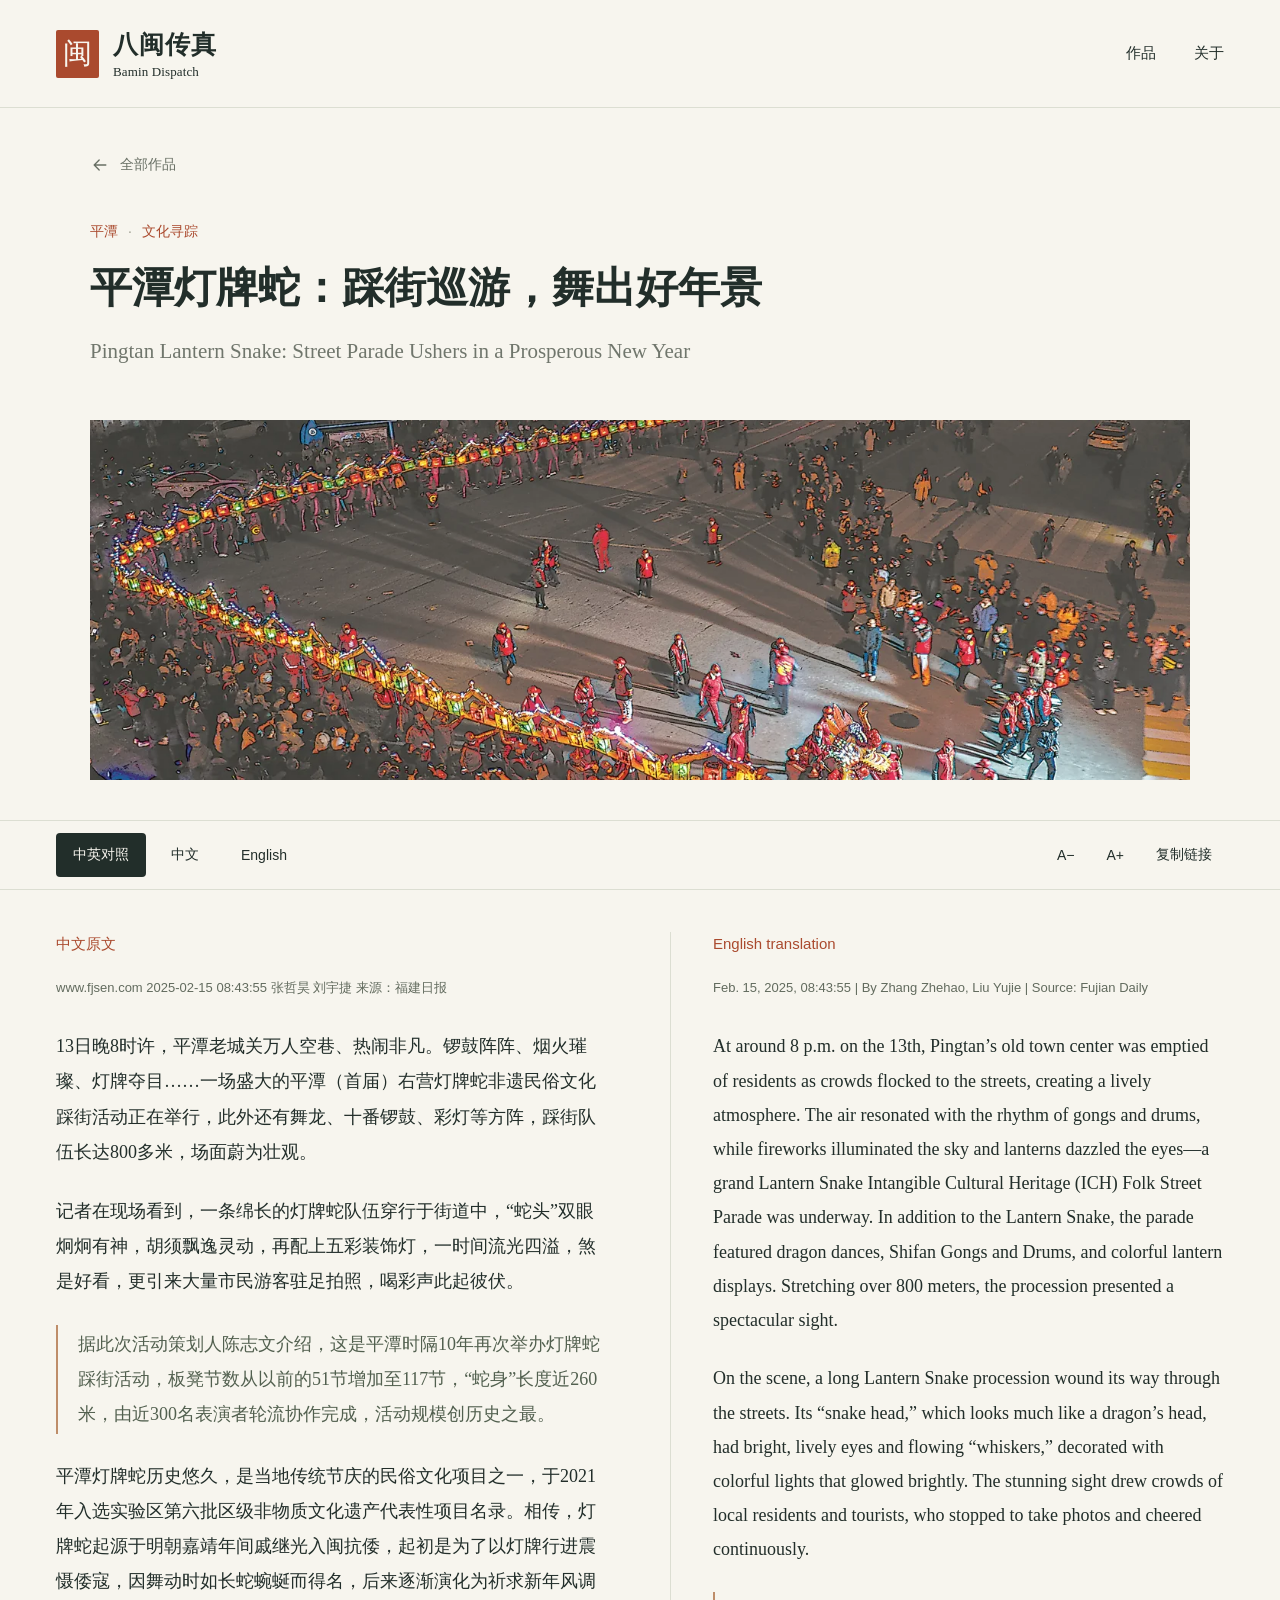
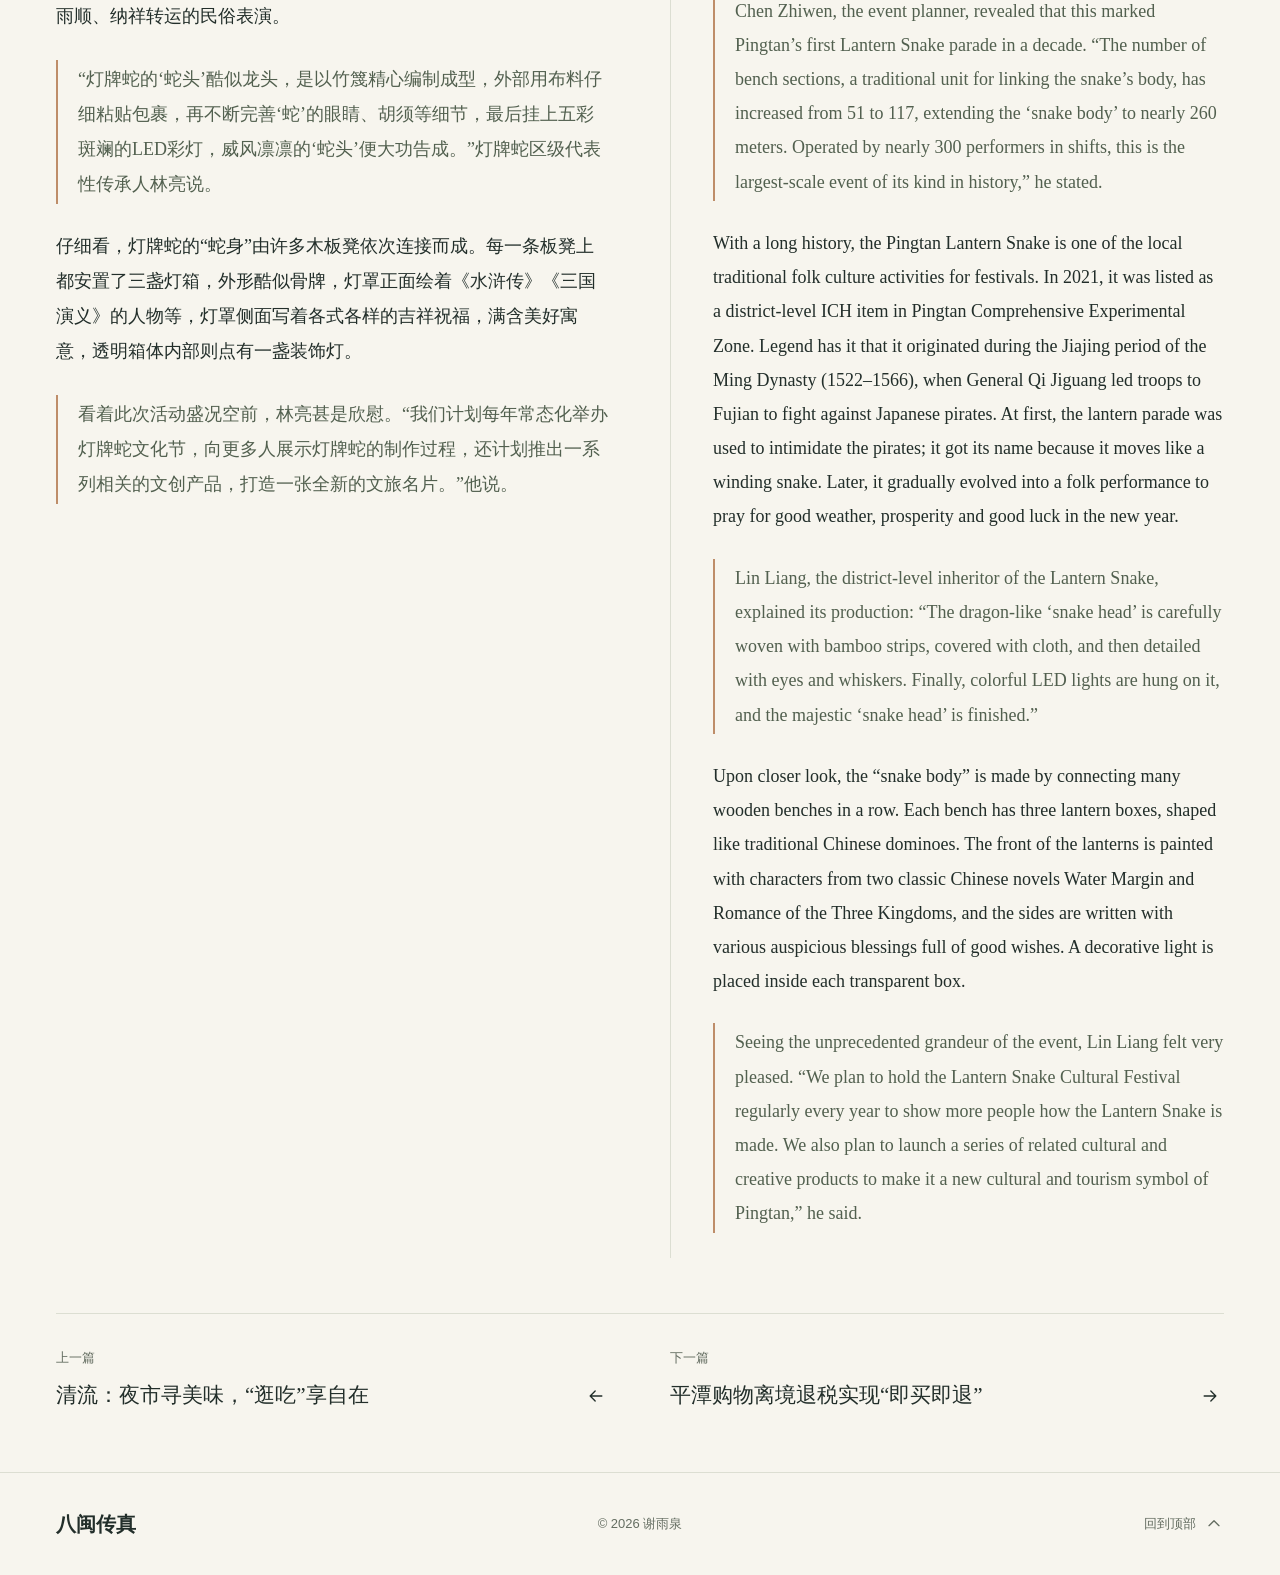
<file: articles/pingtan-lantern-snake/index.html>
<!doctype html>
<html lang="zh-CN"><head><meta charset="utf-8"><meta name="viewport" content="width=device-width,initial-scale=1">
<title>平潭灯牌蛇：踩街巡游，舞出好年景 · 八闽传真</title><meta name="description" content="灯火连成长蛇，穿过平潭老城，也照亮代代相传的民俗。">
<meta name="theme-color" content="#f7f5ee"><link rel="canonical" href="https://yuquanhsieh.github.io/BaminDispatch.github.io/articles/pingtan-lantern-snake/">
<meta property="og:type" content="article"><meta property="og:title" content="平潭灯牌蛇：踩街巡游，舞出好年景 · 八闽传真"><meta property="og:description" content="灯火连成长蛇，穿过平潭老城，也照亮代代相传的民俗。"><meta property="og:image" content="https://yuquanhsieh.github.io/BaminDispatch.github.io/assets/story-04.webp"><meta property="og:url" content="https://yuquanhsieh.github.io/BaminDispatch.github.io/articles/pingtan-lantern-snake/">
<link rel="icon" type="image/svg+xml" href="../../assets/favicon.svg"><link rel="stylesheet" href="../../assets/style.css"><script defer src="../../assets/site.js"></script></head><body id="top" class="reader-page" data-mode="both"><a class="skip-link" href="#main">跳到正文</a><header class="site-header"><div class="header-inner"><a class="brand" href="../../index.html" aria-label="八闽传真首页"><span class="brand-mark" aria-hidden="true">闽</span><span>八闽传真<span class="brand-en" lang="en">Bamin Dispatch</span></span></a><nav aria-label="主导航"><a href="../../index.html#works">作品</a><a href="../../index.html#about">关于</a></nav></div></header><main id="main"><div class="article-intro section-shell"><a class="back-link" href="../../index.html#works"><svg aria-hidden="true" width="20" height="20" viewBox="0 0 24 24" fill="none" stroke="currentColor" stroke-width="1.6" stroke-linecap="round" stroke-linejoin="round"><path d="M19 12H5m6-6-6 6 6 6"/></svg> 全部作品</a><div class="article-category">平潭<span>·</span>文化寻踪</div><h1>平潭灯牌蛇：踩街巡游，舞出好年景</h1><p class="article-title-en" lang="en">Pingtan Lantern Snake: Street Parade Ushers in a Prosperous New Year</p></div><figure class="article-cover section-shell"><img src="../../assets/story-04.webp" alt="平潭灯牌蛇：踩街巡游，舞出好年景" width="1440" height="800" fetchpriority="high"></figure><div class="reader-toolbar"><div class="toolbar-inner"><div class="read-modes" role="group" aria-label="阅读语言"><button type="button" data-mode="both" aria-pressed="true">中英对照</button><button type="button" data-mode="zh" aria-pressed="false">中文</button><button type="button" data-mode="en" aria-pressed="false">English</button></div><div class="reader-actions"><button type="button" data-font="down" aria-label="缩小正文字号">A−</button><button type="button" data-font="up" aria-label="放大正文字号">A+</button><button class="copy-link" type="button">复制链接</button></div></div><div class="reading-progress" aria-hidden="true"><span></span></div></div><div class="reading-content section-shell"><section class="language-column zh-column" lang="zh-CN" aria-labelledby="zh-label"><h2 class="language-label" id="zh-label">中文原文</h2><p class="article-source">www.fjsen.com 2025-02-15 08:43:55 张哲昊 刘宇捷 来源：福建日报</p><div class="prose">
                <p>13日晚8时许，平潭老城关万人空巷、热闹非凡。锣鼓阵阵、烟火璀璨、灯牌夺目……一场盛大的平潭（首届）右营灯牌蛇非遗民俗文化踩街活动正在举行，此外还有舞龙、十番锣鼓、彩灯等方阵，踩街队伍长达800多米，场面蔚为壮观。</p>
                <p>记者在现场看到，一条绵长的灯牌蛇队伍穿行于街道中，“蛇头”双眼炯炯有神，胡须飘逸灵动，再配上五彩装饰灯，一时间流光四溢，煞是好看，更引来大量市民游客驻足拍照，喝彩声此起彼伏。</p>
                <blockquote>据此次活动策划人陈志文介绍，这是平潭时隔10年再次举办灯牌蛇踩街活动，板凳节数从以前的51节增加至117节，“蛇身”长度近260米，由近300名表演者轮流协作完成，活动规模创历史之最。</blockquote>
                <p>平潭灯牌蛇历史悠久，是当地传统节庆的民俗文化项目之一，于2021年入选实验区第六批区级非物质文化遗产代表性项目名录。相传，灯牌蛇起源于明朝嘉靖年间戚继光入闽抗倭，起初是为了以灯牌行进震慑倭寇，因舞动时如长蛇蜿蜒而得名，后来逐渐演化为祈求新年风调雨顺、纳祥转运的民俗表演。</p>
                <blockquote>“灯牌蛇的‘蛇头’酷似龙头，是以竹篾精心编制成型，外部用布料仔细粘贴包裹，再不断完善‘蛇’的眼睛、胡须等细节，最后挂上五彩斑斓的LED彩灯，威风凛凛的‘蛇头’便大功告成。”灯牌蛇区级代表性传承人林亮说。</blockquote>
                <p>仔细看，灯牌蛇的“蛇身”由许多木板凳依次连接而成。每一条板凳上都安置了三盏灯箱，外形酷似骨牌，灯罩正面绘着《水浒传》《三国演义》的人物等，灯罩侧面写着各式各样的吉祥祝福，满含美好寓意，透明箱体内部则点有一盏装饰灯。</p>
                <blockquote>看着此次活动盛况空前，林亮甚是欣慰。“我们计划每年常态化举办灯牌蛇文化节，向更多人展示灯牌蛇的制作过程，还计划推出一系列相关的文创产品，打造一张全新的文旅名片。”他说。</blockquote></div></section><section class="language-column en-column" lang="en" aria-labelledby="en-label"><h2 class="language-label" id="en-label">English translation</h2><p class="article-source" lang="en">Feb. 15, 2025, 08:43:55 | By Zhang Zhehao, Liu Yujie | Source: Fujian Daily</p><div class="prose">
                <p>At around 8 p.m. on the 13th, Pingtan’s old town center was emptied of residents as crowds flocked to the streets, creating a lively atmosphere. The air resonated with the rhythm of gongs and drums, while fireworks illuminated the sky and lanterns dazzled the eyes—a grand Lantern Snake Intangible Cultural Heritage (ICH) Folk Street Parade was underway. In addition to the Lantern Snake, the parade featured dragon dances, Shifan Gongs and Drums, and colorful lantern displays. Stretching over 800 meters, the procession presented a spectacular sight.</p>
                <p>On the scene, a long Lantern Snake procession wound its way through the streets. Its “snake head,” which looks much like a dragon’s head, had bright, lively eyes and flowing “whiskers,” decorated with colorful lights that glowed brightly. The stunning sight drew crowds of local residents and tourists, who stopped to take photos and cheered continuously.</p>
                <blockquote>Chen Zhiwen, the event planner, revealed that this marked Pingtan’s first Lantern Snake parade in a decade. “The number of bench sections, a traditional unit for linking the snake’s body, has increased from 51 to 117, extending the ‘snake body’ to nearly 260 meters. Operated by nearly 300 performers in shifts, this is the largest-scale event of its kind in history,” he stated.</blockquote>
                <p>With a long history, the Pingtan Lantern Snake is one of the local traditional folk culture activities for festivals. In 2021, it was listed as a district-level ICH item in Pingtan Comprehensive Experimental Zone. Legend has it that it originated during the Jiajing period of the Ming Dynasty (1522–1566), when General Qi Jiguang led troops to Fujian to fight against Japanese pirates. At first, the lantern parade was used to intimidate the pirates; it got its name because it moves like a winding snake. Later, it gradually evolved into a folk performance to pray for good weather, prosperity and good luck in the new year.</p>
                <blockquote>Lin Liang, the district-level inheritor of the Lantern Snake, explained its production: “The dragon-like ‘snake head’ is carefully woven with bamboo strips, covered with cloth, and then detailed with eyes and whiskers. Finally, colorful LED lights are hung on it, and the majestic ‘snake head’ is finished.”</blockquote>
                <p>Upon closer look, the “snake body” is made by connecting many wooden benches in a row. Each bench has three lantern boxes, shaped like traditional Chinese dominoes. The front of the lanterns is painted with characters from two classic Chinese novels Water Margin and Romance of the Three Kingdoms, and the sides are written with various auspicious blessings full of good wishes. A decorative light is placed inside each transparent box.</p>
                <blockquote>Seeing the unprecedented grandeur of the event, Lin Liang felt very pleased. “We plan to hold the Lantern Snake Cultural Festival regularly every year to show more people how the Lantern Snake is made. We also plan to launch a series of related cultural and creative products to make it a new cultural and tourism symbol of Pingtan,” he said.</blockquote></div></section></div><p class="sr-only" role="status" id="reader-status" aria-live="polite"></p><nav class="article-pagination section-shell" aria-label="更多作品"><a href="../qingliu-night-market/"><span>上一篇</span><strong>清流：夜市寻美味，“逛吃”享自在</strong><svg aria-hidden="true" width="20" height="20" viewBox="0 0 24 24" fill="none" stroke="currentColor" stroke-width="1.6" stroke-linecap="round" stroke-linejoin="round"><path d="M19 12H5m6-6-6 6 6 6"/></svg></a><a href="../pingtan-tax-refund/"><span>下一篇</span><strong>平潭购物离境退税实现“即买即退”</strong><svg aria-hidden="true" width="20" height="20" viewBox="0 0 24 24" fill="none" stroke="currentColor" stroke-width="1.6" stroke-linecap="round" stroke-linejoin="round"><path d="M5 12h14M13 6l6 6-6 6"/></svg></a></nav></main><footer class="site-footer"><a class="footer-brand" href="../../index.html">八闽传真</a><span>© 2026 谢雨泉</span><a href="#top">回到顶部 <svg aria-hidden="true" width="20" height="20" viewBox="0 0 24 24" fill="none" stroke="currentColor" stroke-width="1.6" stroke-linecap="round" stroke-linejoin="round"><path d="m6 14 6-6 6 6"/></svg></a></footer></body></html>
</file>
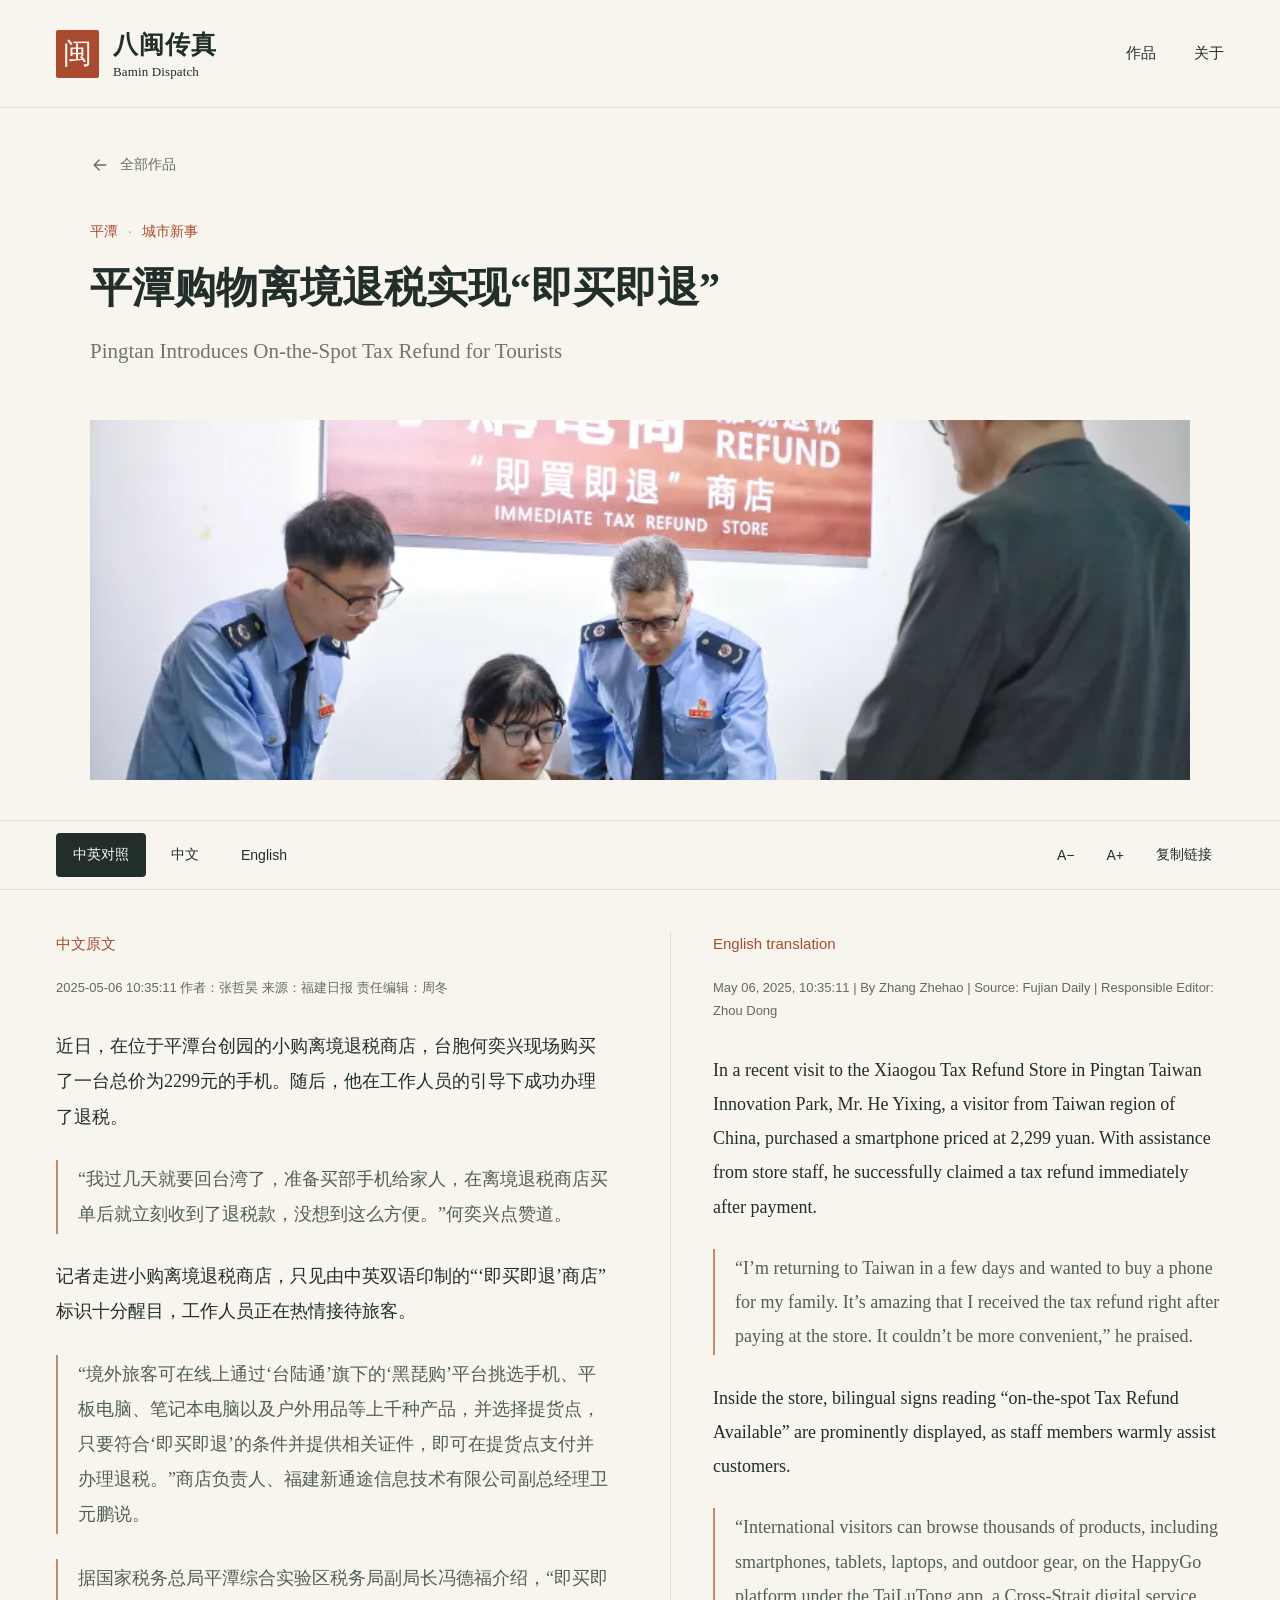
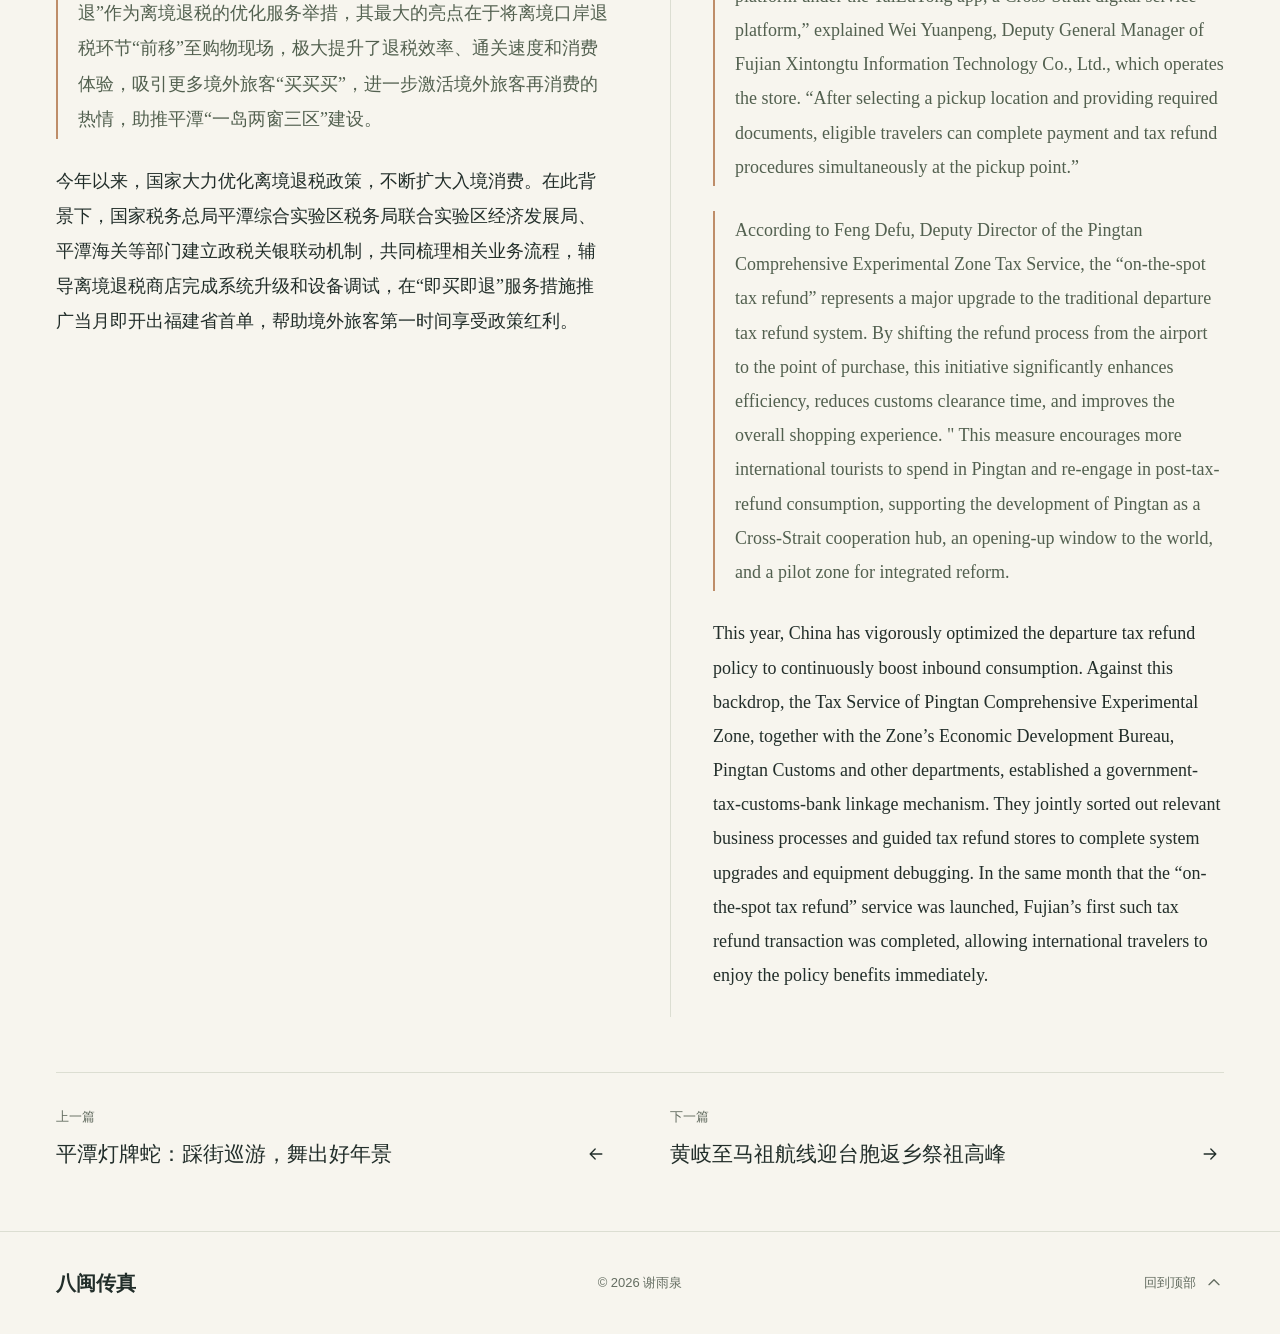
<file: articles/pingtan-tax-refund/index.html>
<!doctype html>
<html lang="zh-CN"><head><meta charset="utf-8"><meta name="viewport" content="width=device-width,initial-scale=1">
<title>平潭购物离境退税实现“即买即退” · 八闽传真</title><meta name="description" content="从购物现场到离境口岸，一项服务为海岛旅游增添便利。">
<meta name="theme-color" content="#f7f5ee"><link rel="canonical" href="https://yuquanhsieh.github.io/BaminDispatch.github.io/articles/pingtan-tax-refund/">
<meta property="og:type" content="article"><meta property="og:title" content="平潭购物离境退税实现“即买即退” · 八闽传真"><meta property="og:description" content="从购物现场到离境口岸，一项服务为海岛旅游增添便利。"><meta property="og:image" content="https://yuquanhsieh.github.io/BaminDispatch.github.io/assets/story-05.webp"><meta property="og:url" content="https://yuquanhsieh.github.io/BaminDispatch.github.io/articles/pingtan-tax-refund/">
<link rel="icon" type="image/svg+xml" href="../../assets/favicon.svg"><link rel="stylesheet" href="../../assets/style.css"><script defer src="../../assets/site.js"></script></head><body id="top" class="reader-page" data-mode="both"><a class="skip-link" href="#main">跳到正文</a><header class="site-header"><div class="header-inner"><a class="brand" href="../../index.html" aria-label="八闽传真首页"><span class="brand-mark" aria-hidden="true">闽</span><span>八闽传真<span class="brand-en" lang="en">Bamin Dispatch</span></span></a><nav aria-label="主导航"><a href="../../index.html#works">作品</a><a href="../../index.html#about">关于</a></nav></div></header><main id="main"><div class="article-intro section-shell"><a class="back-link" href="../../index.html#works"><svg aria-hidden="true" width="20" height="20" viewBox="0 0 24 24" fill="none" stroke="currentColor" stroke-width="1.6" stroke-linecap="round" stroke-linejoin="round"><path d="M19 12H5m6-6-6 6 6 6"/></svg> 全部作品</a><div class="article-category">平潭<span>·</span>城市新事</div><h1>平潭购物离境退税实现“即买即退”</h1><p class="article-title-en" lang="en">Pingtan Introduces On-the-Spot Tax Refund for Tourists</p></div><figure class="article-cover section-shell"><img src="../../assets/story-05.webp" alt="平潭购物离境退税实现“即买即退”" width="1440" height="800" fetchpriority="high"></figure><div class="reader-toolbar"><div class="toolbar-inner"><div class="read-modes" role="group" aria-label="阅读语言"><button type="button" data-mode="both" aria-pressed="true">中英对照</button><button type="button" data-mode="zh" aria-pressed="false">中文</button><button type="button" data-mode="en" aria-pressed="false">English</button></div><div class="reader-actions"><button type="button" data-font="down" aria-label="缩小正文字号">A−</button><button type="button" data-font="up" aria-label="放大正文字号">A+</button><button class="copy-link" type="button">复制链接</button></div></div><div class="reading-progress" aria-hidden="true"><span></span></div></div><div class="reading-content section-shell"><section class="language-column zh-column" lang="zh-CN" aria-labelledby="zh-label"><h2 class="language-label" id="zh-label">中文原文</h2><p class="article-source">2025-05-06 10:35:11 作者：张哲昊 来源：福建日报  责任编辑：周冬</p><div class="prose">
                <p>近日，在位于平潭台创园的小购离境退税商店，台胞何奕兴现场购买了一台总价为2299元的手机。随后，他在工作人员的引导下成功办理了退税。<blockquote>“我过几天就要回台湾了，准备买部手机给家人，在离境退税商店买单后就立刻收到了退税款，没想到这么方便。”何奕兴点赞道。</blockquote></p>
                <p>记者走进小购离境退税商店，只见由中英双语印制的“‘即买即退’商店”标识十分醒目，工作人员正在热情接待旅客。<blockquote>“境外旅客可在线上通过‘台陆通’旗下的‘黑琵购’平台挑选手机、平板电脑、笔记本电脑以及户外用品等上千种产品，并选择提货点，只要符合‘即买即退’的条件并提供相关证件，即可在提货点支付并办理退税。”商店负责人、福建新通途信息技术有限公司副总经理卫元鹏说。</blockquote></p>
                <blockquote>据国家税务总局平潭综合实验区税务局副局长冯德福介绍，“即买即退”作为离境退税的优化服务举措，其最大的亮点在于将离境口岸退税环节“前移”至购物现场，极大提升了退税效率、通关速度和消费体验，吸引更多境外旅客“买买买”，进一步激活境外旅客再消费的热情，助推平潭“一岛两窗三区”建设。</blockquote>
                <p>今年以来，国家大力优化离境退税政策，不断扩大入境消费。在此背景下，国家税务总局平潭综合实验区税务局联合实验区经济发展局、平潭海关等部门建立政税关银联动机制，共同梳理相关业务流程，辅导离境退税商店完成系统升级和设备调试，在“即买即退”服务措施推广当月即开出福建省首单，帮助境外旅客第一时间享受政策红利。</p></div></section><section class="language-column en-column" lang="en" aria-labelledby="en-label"><h2 class="language-label" id="en-label">English translation</h2><p class="article-source" lang="en">May 06, 2025, 10:35:11 | By Zhang Zhehao | Source: Fujian Daily | Responsible Editor: Zhou Dong</p><div class="prose">
                <p>In a recent visit to the Xiaogou Tax Refund Store in Pingtan Taiwan Innovation Park, Mr. He Yixing, a visitor from Taiwan region of China, purchased a smartphone priced at 2,299 yuan. With assistance from store staff, he successfully claimed a tax refund immediately after payment. <blockquote>“I’m returning to Taiwan in a few days and wanted to buy a phone for my family. It’s amazing that I received the tax refund right after paying at the store. It couldn’t be more convenient,” he praised.</blockquote></p>
                <p>Inside the store, bilingual signs reading “on-the-spot Tax Refund Available” are prominently displayed, as staff members warmly assist customers. <blockquote>“International visitors can browse thousands of products, including smartphones, tablets, laptops, and outdoor gear, on the HappyGo platform under the TaiLuTong app, a Cross-Strait digital service platform,” explained Wei Yuanpeng, Deputy General Manager of  Fujian Xintongtu Information Technology Co., Ltd., which operates the store. “After selecting a pickup location and providing required documents, eligible travelers can complete payment and tax refund procedures simultaneously at the pickup point.”</blockquote></p>
                <blockquote>According to Feng Defu, Deputy Director of the Pingtan Comprehensive Experimental Zone Tax Service, the “on-the-spot tax refund” represents a major upgrade to the traditional departure tax refund system. By shifting the refund process from the airport to the point of purchase, this initiative significantly enhances efficiency, reduces customs clearance time, and improves the overall shopping experience. " This measure encourages more international tourists to spend in Pingtan and re-engage in post-tax-refund consumption, supporting the development of Pingtan as a Cross-Strait cooperation hub, an opening-up window to the world, and a pilot zone for integrated reform.</blockquote>
                <p>This year, China has vigorously optimized the departure tax refund policy to continuously boost inbound consumption. Against this backdrop, the Tax Service of Pingtan Comprehensive Experimental Zone, together with the Zone’s Economic Development Bureau, Pingtan Customs and other departments, established a government-tax-customs-bank linkage mechanism. They jointly sorted out relevant business processes and guided tax refund stores to complete system upgrades and equipment debugging. In the same month that the “on-the-spot tax refund” service was launched, Fujian’s first such tax refund transaction was completed, allowing international travelers to enjoy the policy benefits immediately.</p></div></section></div><p class="sr-only" role="status" id="reader-status" aria-live="polite"></p><nav class="article-pagination section-shell" aria-label="更多作品"><a href="../pingtan-lantern-snake/"><span>上一篇</span><strong>平潭灯牌蛇：踩街巡游，舞出好年景</strong><svg aria-hidden="true" width="20" height="20" viewBox="0 0 24 24" fill="none" stroke="currentColor" stroke-width="1.6" stroke-linecap="round" stroke-linejoin="round"><path d="M19 12H5m6-6-6 6 6 6"/></svg></a><a href="../huangqi-matsu-ferry/"><span>下一篇</span><strong>黄岐至马祖航线迎台胞返乡祭祖高峰</strong><svg aria-hidden="true" width="20" height="20" viewBox="0 0 24 24" fill="none" stroke="currentColor" stroke-width="1.6" stroke-linecap="round" stroke-linejoin="round"><path d="M5 12h14M13 6l6 6-6 6"/></svg></a></nav></main><footer class="site-footer"><a class="footer-brand" href="../../index.html">八闽传真</a><span>© 2026 谢雨泉</span><a href="#top">回到顶部 <svg aria-hidden="true" width="20" height="20" viewBox="0 0 24 24" fill="none" stroke="currentColor" stroke-width="1.6" stroke-linecap="round" stroke-linejoin="round"><path d="m6 14 6-6 6 6"/></svg></a></footer></body></html>
</file>
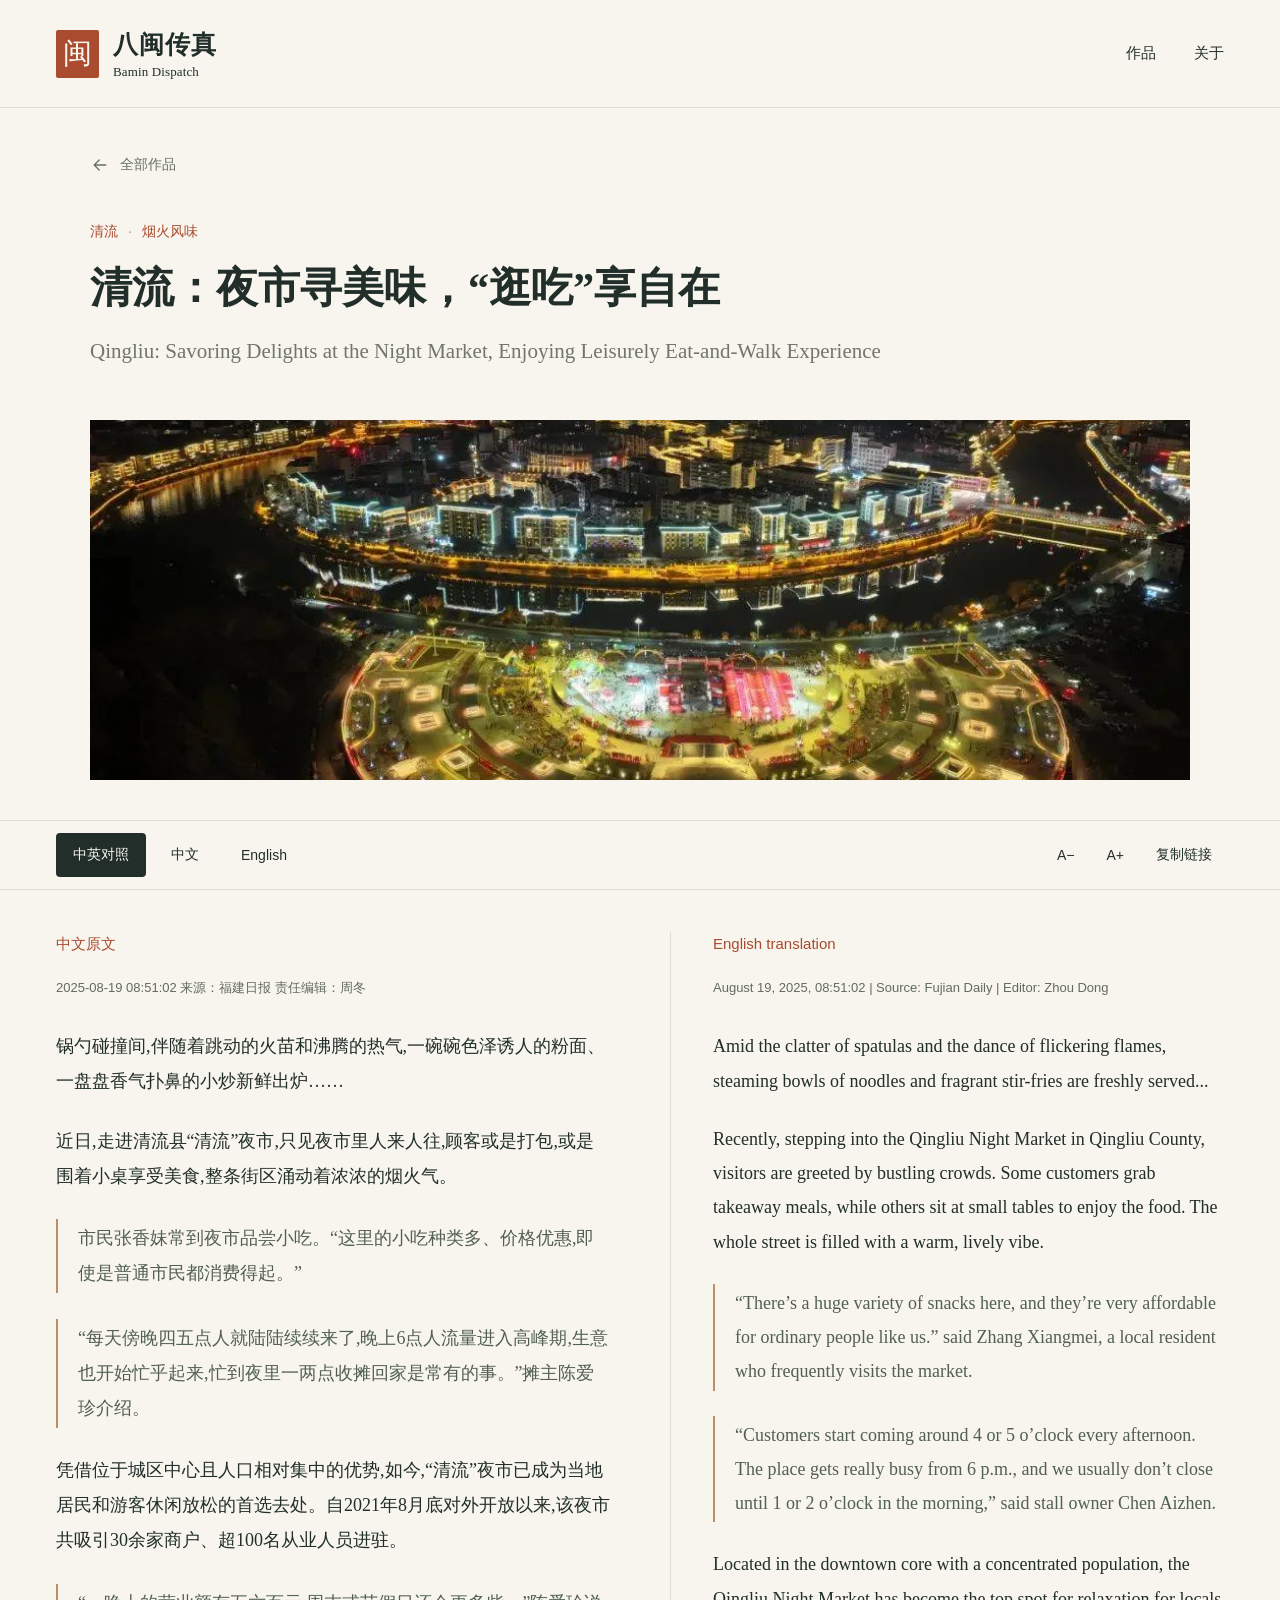
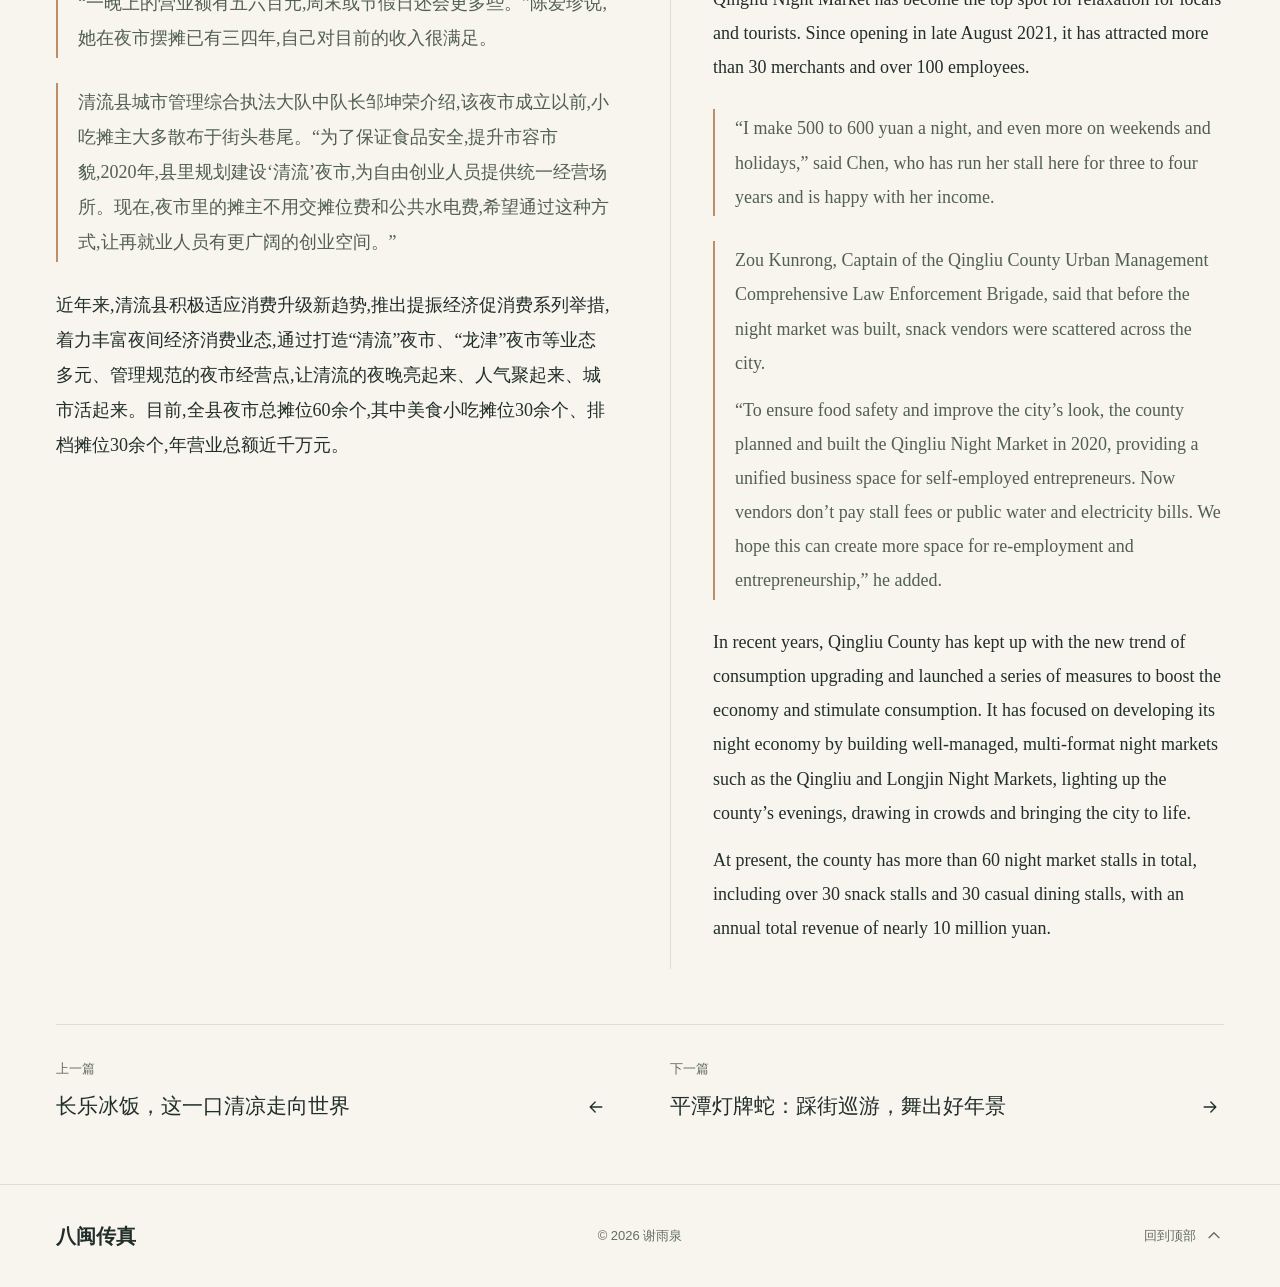
<file: articles/qingliu-night-market/index.html>
<!doctype html>
<html lang="zh-CN"><head><meta charset="utf-8"><meta name="viewport" content="width=device-width,initial-scale=1">
<title>清流：夜市寻美味，“逛吃”享自在 · 八闽传真</title><meta name="description" content="夜幕降临，跟着锅勺声和烟火气，寻味清流。">
<meta name="theme-color" content="#f7f5ee"><link rel="canonical" href="https://yuquanhsieh.github.io/BaminDispatch.github.io/articles/qingliu-night-market/">
<meta property="og:type" content="article"><meta property="og:title" content="清流：夜市寻美味，“逛吃”享自在 · 八闽传真"><meta property="og:description" content="夜幕降临，跟着锅勺声和烟火气，寻味清流。"><meta property="og:image" content="https://yuquanhsieh.github.io/BaminDispatch.github.io/assets/story-03.webp"><meta property="og:url" content="https://yuquanhsieh.github.io/BaminDispatch.github.io/articles/qingliu-night-market/">
<link rel="icon" type="image/svg+xml" href="../../assets/favicon.svg"><link rel="stylesheet" href="../../assets/style.css"><script defer src="../../assets/site.js"></script></head><body id="top" class="reader-page" data-mode="both"><a class="skip-link" href="#main">跳到正文</a><header class="site-header"><div class="header-inner"><a class="brand" href="../../index.html" aria-label="八闽传真首页"><span class="brand-mark" aria-hidden="true">闽</span><span>八闽传真<span class="brand-en" lang="en">Bamin Dispatch</span></span></a><nav aria-label="主导航"><a href="../../index.html#works">作品</a><a href="../../index.html#about">关于</a></nav></div></header><main id="main"><div class="article-intro section-shell"><a class="back-link" href="../../index.html#works"><svg aria-hidden="true" width="20" height="20" viewBox="0 0 24 24" fill="none" stroke="currentColor" stroke-width="1.6" stroke-linecap="round" stroke-linejoin="round"><path d="M19 12H5m6-6-6 6 6 6"/></svg> 全部作品</a><div class="article-category">清流<span>·</span>烟火风味</div><h1>清流：夜市寻美味，“逛吃”享自在</h1><p class="article-title-en" lang="en">Qingliu: Savoring Delights at the Night Market, Enjoying Leisurely Eat-and-Walk Experience</p></div><figure class="article-cover section-shell"><img src="../../assets/story-03.webp" alt="清流：夜市寻美味，“逛吃”享自在" width="1440" height="800" fetchpriority="high"></figure><div class="reader-toolbar"><div class="toolbar-inner"><div class="read-modes" role="group" aria-label="阅读语言"><button type="button" data-mode="both" aria-pressed="true">中英对照</button><button type="button" data-mode="zh" aria-pressed="false">中文</button><button type="button" data-mode="en" aria-pressed="false">English</button></div><div class="reader-actions"><button type="button" data-font="down" aria-label="缩小正文字号">A−</button><button type="button" data-font="up" aria-label="放大正文字号">A+</button><button class="copy-link" type="button">复制链接</button></div></div><div class="reading-progress" aria-hidden="true"><span></span></div></div><div class="reading-content section-shell"><section class="language-column zh-column" lang="zh-CN" aria-labelledby="zh-label"><h2 class="language-label" id="zh-label">中文原文</h2><p class="article-source">2025-08-19 08:51:02 来源：福建日报  责任编辑：周冬</p><div class="prose">
                <p>锅勺碰撞间,伴随着跳动的火苗和沸腾的热气,一碗碗色泽诱人的粉面、一盘盘香气扑鼻的小炒新鲜出炉……</p>
                <p>近日,走进清流县“清流”夜市,只见夜市里人来人往,顾客或是打包,或是围着小桌享受美食,整条街区涌动着浓浓的烟火气。</p>
                <blockquote>市民张香妹常到夜市品尝小吃。“这里的小吃种类多、价格优惠,即使是普通市民都消费得起。”</blockquote>
                <blockquote>“每天傍晚四五点人就陆陆续续来了,晚上6点人流量进入高峰期,生意也开始忙乎起来,忙到夜里一两点收摊回家是常有的事。”摊主陈爱珍介绍。</blockquote>
                <p>凭借位于城区中心且人口相对集中的优势,如今,“清流”夜市已成为当地居民和游客休闲放松的首选去处。自2021年8月底对外开放以来,该夜市共吸引30余家商户、超100名从业人员进驻。</p>
                <blockquote>“一晚上的营业额有五六百元,周末或节假日还会更多些。”陈爱珍说,她在夜市摆摊已有三四年,自己对目前的收入很满足。</blockquote>
                <blockquote>清流县城市管理综合执法大队中队长邹坤荣介绍,该夜市成立以前,小吃摊主大多散布于街头巷尾。“为了保证食品安全,提升市容市貌,2020年,县里规划建设‘清流’夜市,为自由创业人员提供统一经营场所。现在,夜市里的摊主不用交摊位费和公共水电费,希望通过这种方式,让再就业人员有更广阔的创业空间。”</blockquote>
                <p>近年来,清流县积极适应消费升级新趋势,推出提振经济促消费系列举措,着力丰富夜间经济消费业态,通过打造“清流”夜市、“龙津”夜市等业态多元、管理规范的夜市经营点,让清流的夜晚亮起来、人气聚起来、城市活起来。目前,全县夜市总摊位60余个,其中美食小吃摊位30余个、排档摊位30余个,年营业总额近千万元。</p></div></section><section class="language-column en-column" lang="en" aria-labelledby="en-label"><h2 class="language-label" id="en-label">English translation</h2><p class="article-source" lang="en">August 19, 2025, 08:51:02 | Source: Fujian Daily | Editor: Zhou Dong</p><div class="prose">
                <p>Amid the clatter of spatulas and the dance of flickering flames, steaming bowls of noodles and fragrant stir-fries are freshly served...</p>
                <p>Recently, stepping into the Qingliu Night Market in Qingliu County, visitors are greeted by bustling crowds. Some customers grab takeaway meals, while others sit at small tables to enjoy the food. The whole street is filled with a warm, lively vibe.</p>
                <blockquote>“There’s a huge variety of snacks here, and they’re very affordable for ordinary people like us.” said Zhang Xiangmei, a local resident who frequently visits the market.</blockquote>
                <blockquote>“Customers start coming around 4 or 5 o’clock every afternoon. The place gets really busy from 6 p.m., and we usually don’t close until 1 or 2 o’clock in the morning,” said stall owner Chen Aizhen.</blockquote>
                <p>Located in the downtown core with a concentrated population, the Qingliu Night Market has become the top spot for relaxation for locals and tourists. Since opening in late August 2021, it has attracted more than 30 merchants and over 100 employees.</p>
                <blockquote>“I make 500 to 600 yuan a night, and even more on weekends and holidays,” said Chen, who has run her stall here for three to four years and is happy with her income.</blockquote>
                <blockquote>Zou Kunrong, Captain of the Qingliu County Urban Management Comprehensive Law Enforcement Brigade, said that before the night market was built, snack vendors were scattered across the city.<br/>“To ensure food safety and improve the city’s look, the county planned and built the Qingliu Night Market in 2020, providing a unified business space for self-employed entrepreneurs. Now vendors don’t pay stall fees or public water and electricity bills. We hope this can create more space for re-employment and entrepreneurship,” he added.</blockquote>
                <p>In recent years, Qingliu County has kept up with the new trend of consumption upgrading and launched a series of measures to boost the economy and stimulate consumption. It has focused on developing its night economy by building well-managed, multi-format night markets such as the Qingliu and Longjin Night Markets, lighting up the county’s evenings, drawing in crowds and bringing the city to life.<br/>At present, the county has more than 60 night market stalls in total, including over 30 snack stalls and 30 casual dining stalls, with an annual total revenue of nearly 10 million yuan.</p></div></section></div><p class="sr-only" role="status" id="reader-status" aria-live="polite"></p><nav class="article-pagination section-shell" aria-label="更多作品"><a href="../changle-ice-rice/"><span>上一篇</span><strong>长乐冰饭，这一口清凉走向世界</strong><svg aria-hidden="true" width="20" height="20" viewBox="0 0 24 24" fill="none" stroke="currentColor" stroke-width="1.6" stroke-linecap="round" stroke-linejoin="round"><path d="M19 12H5m6-6-6 6 6 6"/></svg></a><a href="../pingtan-lantern-snake/"><span>下一篇</span><strong>平潭灯牌蛇：踩街巡游，舞出好年景</strong><svg aria-hidden="true" width="20" height="20" viewBox="0 0 24 24" fill="none" stroke="currentColor" stroke-width="1.6" stroke-linecap="round" stroke-linejoin="round"><path d="M5 12h14M13 6l6 6-6 6"/></svg></a></nav></main><footer class="site-footer"><a class="footer-brand" href="../../index.html">八闽传真</a><span>© 2026 谢雨泉</span><a href="#top">回到顶部 <svg aria-hidden="true" width="20" height="20" viewBox="0 0 24 24" fill="none" stroke="currentColor" stroke-width="1.6" stroke-linecap="round" stroke-linejoin="round"><path d="m6 14 6-6 6 6"/></svg></a></footer></body></html>
</file>
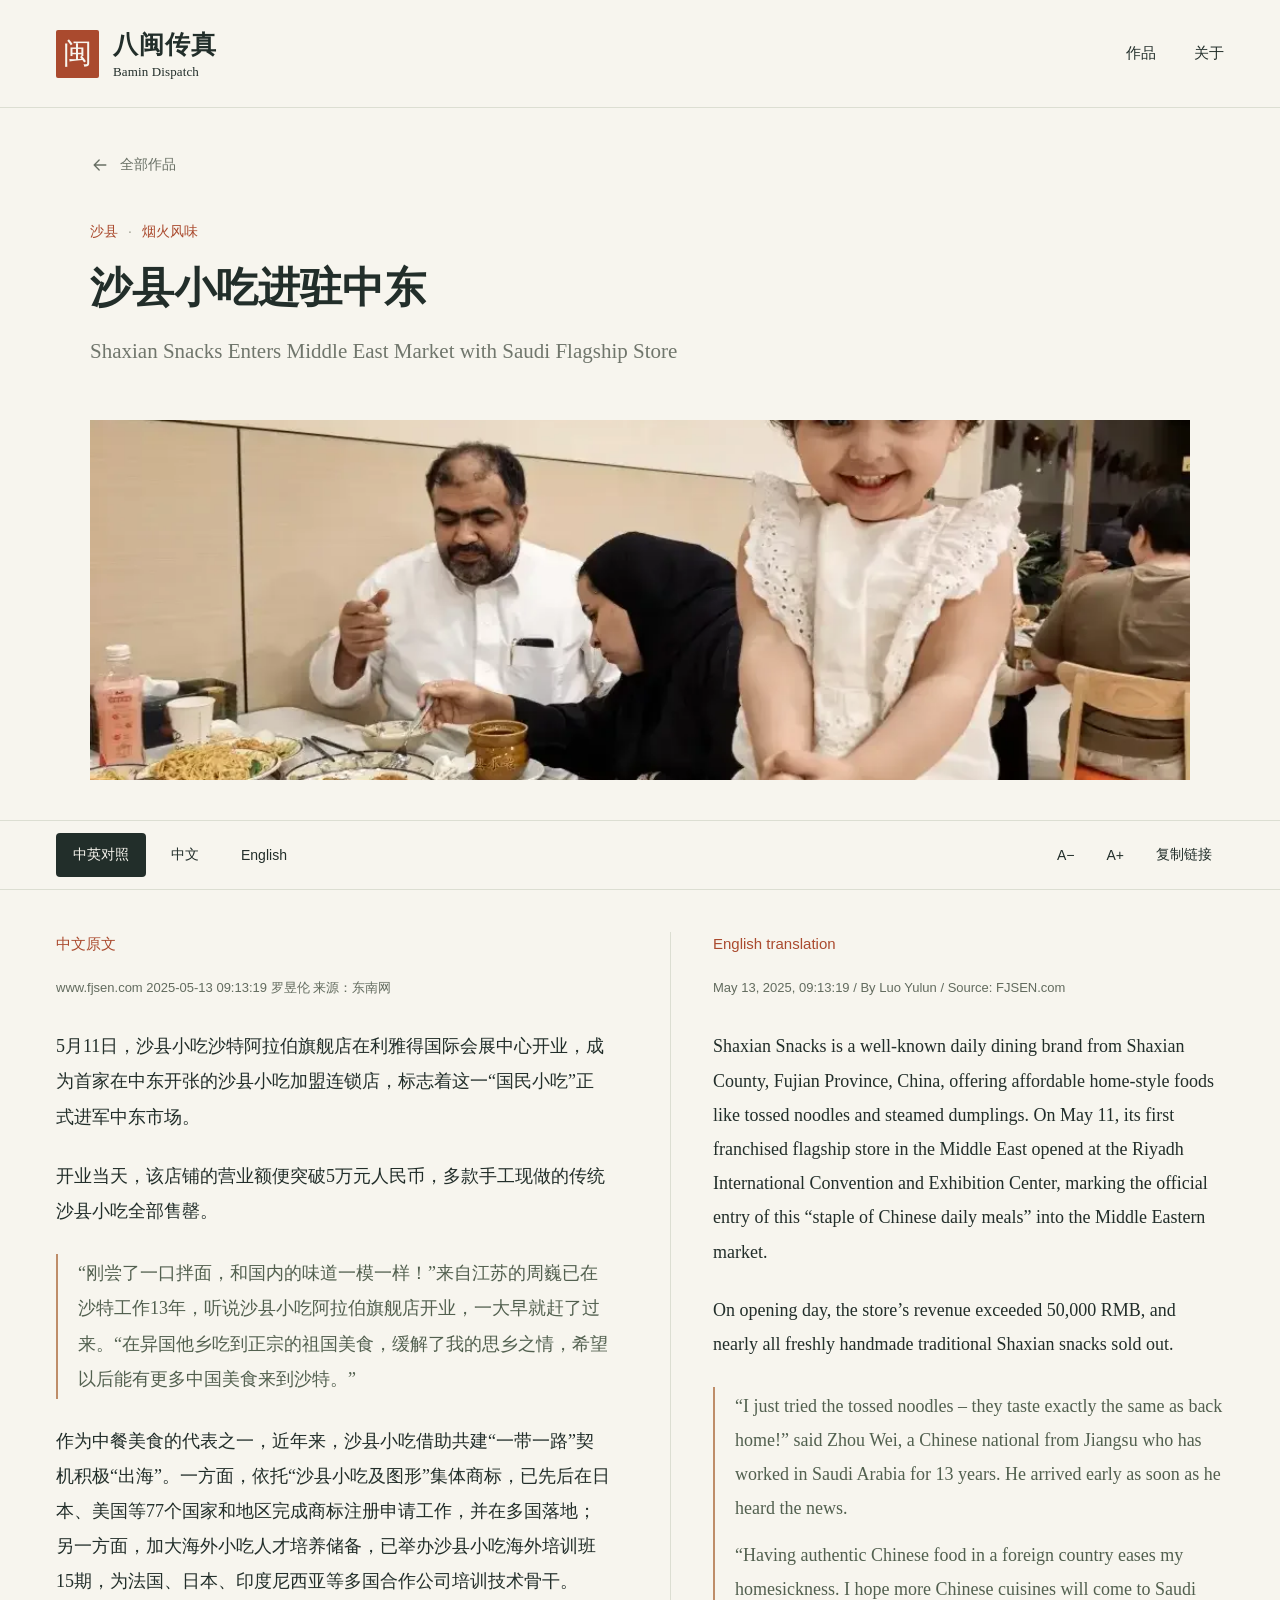
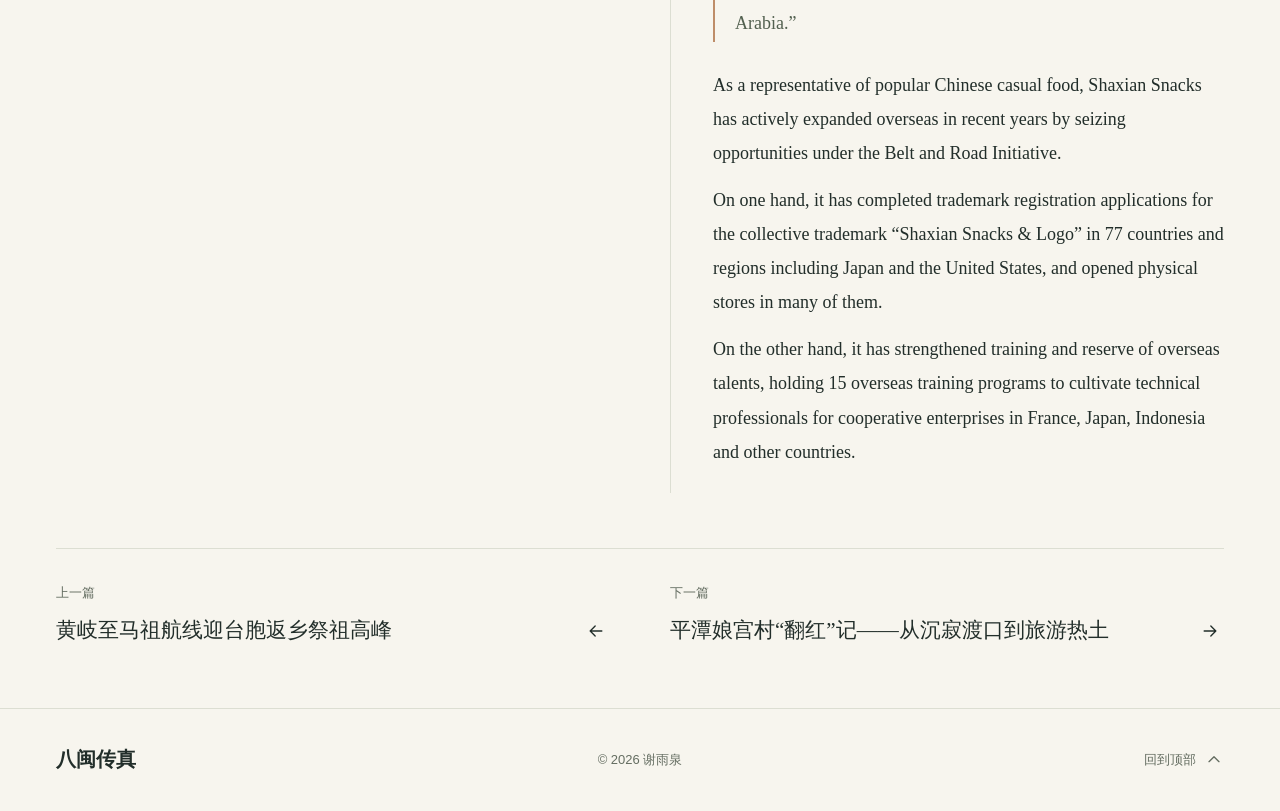
<file: articles/shaxian-snacks/index.html>
<!doctype html>
<html lang="zh-CN"><head><meta charset="utf-8"><meta name="viewport" content="width=device-width,initial-scale=1">
<title>沙县小吃进驻中东 · 八闽传真</title><meta name="description" content="从福建街巷到沙特阿拉伯，沙县味道开启新的旅程。">
<meta name="theme-color" content="#f7f5ee"><link rel="canonical" href="https://yuquanhsieh.github.io/BaminDispatch.github.io/articles/shaxian-snacks/">
<meta property="og:type" content="article"><meta property="og:title" content="沙县小吃进驻中东 · 八闽传真"><meta property="og:description" content="从福建街巷到沙特阿拉伯，沙县味道开启新的旅程。"><meta property="og:image" content="https://yuquanhsieh.github.io/BaminDispatch.github.io/assets/story-07.webp"><meta property="og:url" content="https://yuquanhsieh.github.io/BaminDispatch.github.io/articles/shaxian-snacks/">
<link rel="icon" type="image/svg+xml" href="../../assets/favicon.svg"><link rel="stylesheet" href="../../assets/style.css"><script defer src="../../assets/site.js"></script></head><body id="top" class="reader-page" data-mode="both"><a class="skip-link" href="#main">跳到正文</a><header class="site-header"><div class="header-inner"><a class="brand" href="../../index.html" aria-label="八闽传真首页"><span class="brand-mark" aria-hidden="true">闽</span><span>八闽传真<span class="brand-en" lang="en">Bamin Dispatch</span></span></a><nav aria-label="主导航"><a href="../../index.html#works">作品</a><a href="../../index.html#about">关于</a></nav></div></header><main id="main"><div class="article-intro section-shell"><a class="back-link" href="../../index.html#works"><svg aria-hidden="true" width="20" height="20" viewBox="0 0 24 24" fill="none" stroke="currentColor" stroke-width="1.6" stroke-linecap="round" stroke-linejoin="round"><path d="M19 12H5m6-6-6 6 6 6"/></svg> 全部作品</a><div class="article-category">沙县<span>·</span>烟火风味</div><h1>沙县小吃进驻中东</h1><p class="article-title-en" lang="en">Shaxian Snacks Enters Middle East Market with Saudi Flagship Store</p></div><figure class="article-cover section-shell"><img src="../../assets/story-07.webp" alt="沙县小吃进驻中东" width="1440" height="800" fetchpriority="high"></figure><div class="reader-toolbar"><div class="toolbar-inner"><div class="read-modes" role="group" aria-label="阅读语言"><button type="button" data-mode="both" aria-pressed="true">中英对照</button><button type="button" data-mode="zh" aria-pressed="false">中文</button><button type="button" data-mode="en" aria-pressed="false">English</button></div><div class="reader-actions"><button type="button" data-font="down" aria-label="缩小正文字号">A−</button><button type="button" data-font="up" aria-label="放大正文字号">A+</button><button class="copy-link" type="button">复制链接</button></div></div><div class="reading-progress" aria-hidden="true"><span></span></div></div><div class="reading-content section-shell"><section class="language-column zh-column" lang="zh-CN" aria-labelledby="zh-label"><h2 class="language-label" id="zh-label">中文原文</h2><p class="article-source">www.fjsen.com 2025-05-13 09:13:19 罗昱伦 来源：东南网</p><div class="prose">
                <p>5月11日，沙县小吃沙特阿拉伯旗舰店在利雅得国际会展中心开业，成为首家在中东开张的沙县小吃加盟连锁店，标志着这一“国民小吃”正式进军中东市场。</p>
                <p>开业当天，该店铺的营业额便突破5万元人民币，多款手工现做的传统沙县小吃全部售罄。</p>
                <blockquote>“刚尝了一口拌面，和国内的味道一模一样！”来自江苏的周巍已在沙特工作13年，听说沙县小吃阿拉伯旗舰店开业，一大早就赶了过来。“在异国他乡吃到正宗的祖国美食，缓解了我的思乡之情，希望以后能有更多中国美食来到沙特。”</blockquote>
                <p>作为中餐美食的代表之一，近年来，沙县小吃借助共建“一带一路”契机积极“出海”。一方面，依托“沙县小吃及图形”集体商标，已先后在日本、美国等77个国家和地区完成商标注册申请工作，并在多国落地；另一方面，加大海外小吃人才培养储备，已举办沙县小吃海外培训班15期，为法国、日本、印度尼西亚等多国合作公司培训技术骨干。</p></div></section><section class="language-column en-column" lang="en" aria-labelledby="en-label"><h2 class="language-label" id="en-label">English translation</h2><p class="article-source" lang="en">May 13, 2025, 09:13:19 / By Luo Yulun / Source: FJSEN.com</p><div class="prose">
                <p>Shaxian Snacks is a well-known daily dining brand from Shaxian County, Fujian Province, China, offering affordable home-style foods like tossed noodles and steamed dumplings.  On May 11, its first franchised flagship store in the Middle East opened at the Riyadh International Convention and Exhibition Center, marking the official entry of this “staple of Chinese daily meals” into the Middle Eastern market.​</p>
                <p>On opening day, the store’s revenue exceeded 50,000 RMB, and nearly all freshly handmade traditional Shaxian snacks sold out.</p>
                <blockquote>“I just tried the tossed noodles – they taste exactly the same as back home!” said Zhou Wei, a Chinese national from Jiangsu who has worked in Saudi Arabia for 13 years. He arrived early as soon as he heard the news.<br/>“Having authentic Chinese food in a foreign country eases my homesickness. I hope more Chinese cuisines will come to Saudi Arabia.”</blockquote>
                <p>As a representative of popular Chinese casual food, Shaxian Snacks has actively expanded overseas in recent years by seizing opportunities under the Belt and Road Initiative.<br/>On one hand, it has completed trademark registration applications for the collective trademark “Shaxian Snacks & Logo” in 77 countries and regions including Japan and the United States, and opened physical stores in many of them.<br/>On the other hand, it has strengthened training and reserve of overseas talents, holding 15 overseas training programs to cultivate technical professionals for cooperative enterprises in France, Japan, Indonesia and other countries.</p></div></section></div><p class="sr-only" role="status" id="reader-status" aria-live="polite"></p><nav class="article-pagination section-shell" aria-label="更多作品"><a href="../huangqi-matsu-ferry/"><span>上一篇</span><strong>黄岐至马祖航线迎台胞返乡祭祖高峰</strong><svg aria-hidden="true" width="20" height="20" viewBox="0 0 24 24" fill="none" stroke="currentColor" stroke-width="1.6" stroke-linecap="round" stroke-linejoin="round"><path d="M19 12H5m6-6-6 6 6 6"/></svg></a><a href="../niangong-village/"><span>下一篇</span><strong>平潭娘宫村“翻红”记——从沉寂渡口到旅游热土</strong><svg aria-hidden="true" width="20" height="20" viewBox="0 0 24 24" fill="none" stroke="currentColor" stroke-width="1.6" stroke-linecap="round" stroke-linejoin="round"><path d="M5 12h14M13 6l6 6-6 6"/></svg></a></nav></main><footer class="site-footer"><a class="footer-brand" href="../../index.html">八闽传真</a><span>© 2026 谢雨泉</span><a href="#top">回到顶部 <svg aria-hidden="true" width="20" height="20" viewBox="0 0 24 24" fill="none" stroke="currentColor" stroke-width="1.6" stroke-linecap="round" stroke-linejoin="round"><path d="m6 14 6-6 6 6"/></svg></a></footer></body></html>
</file>
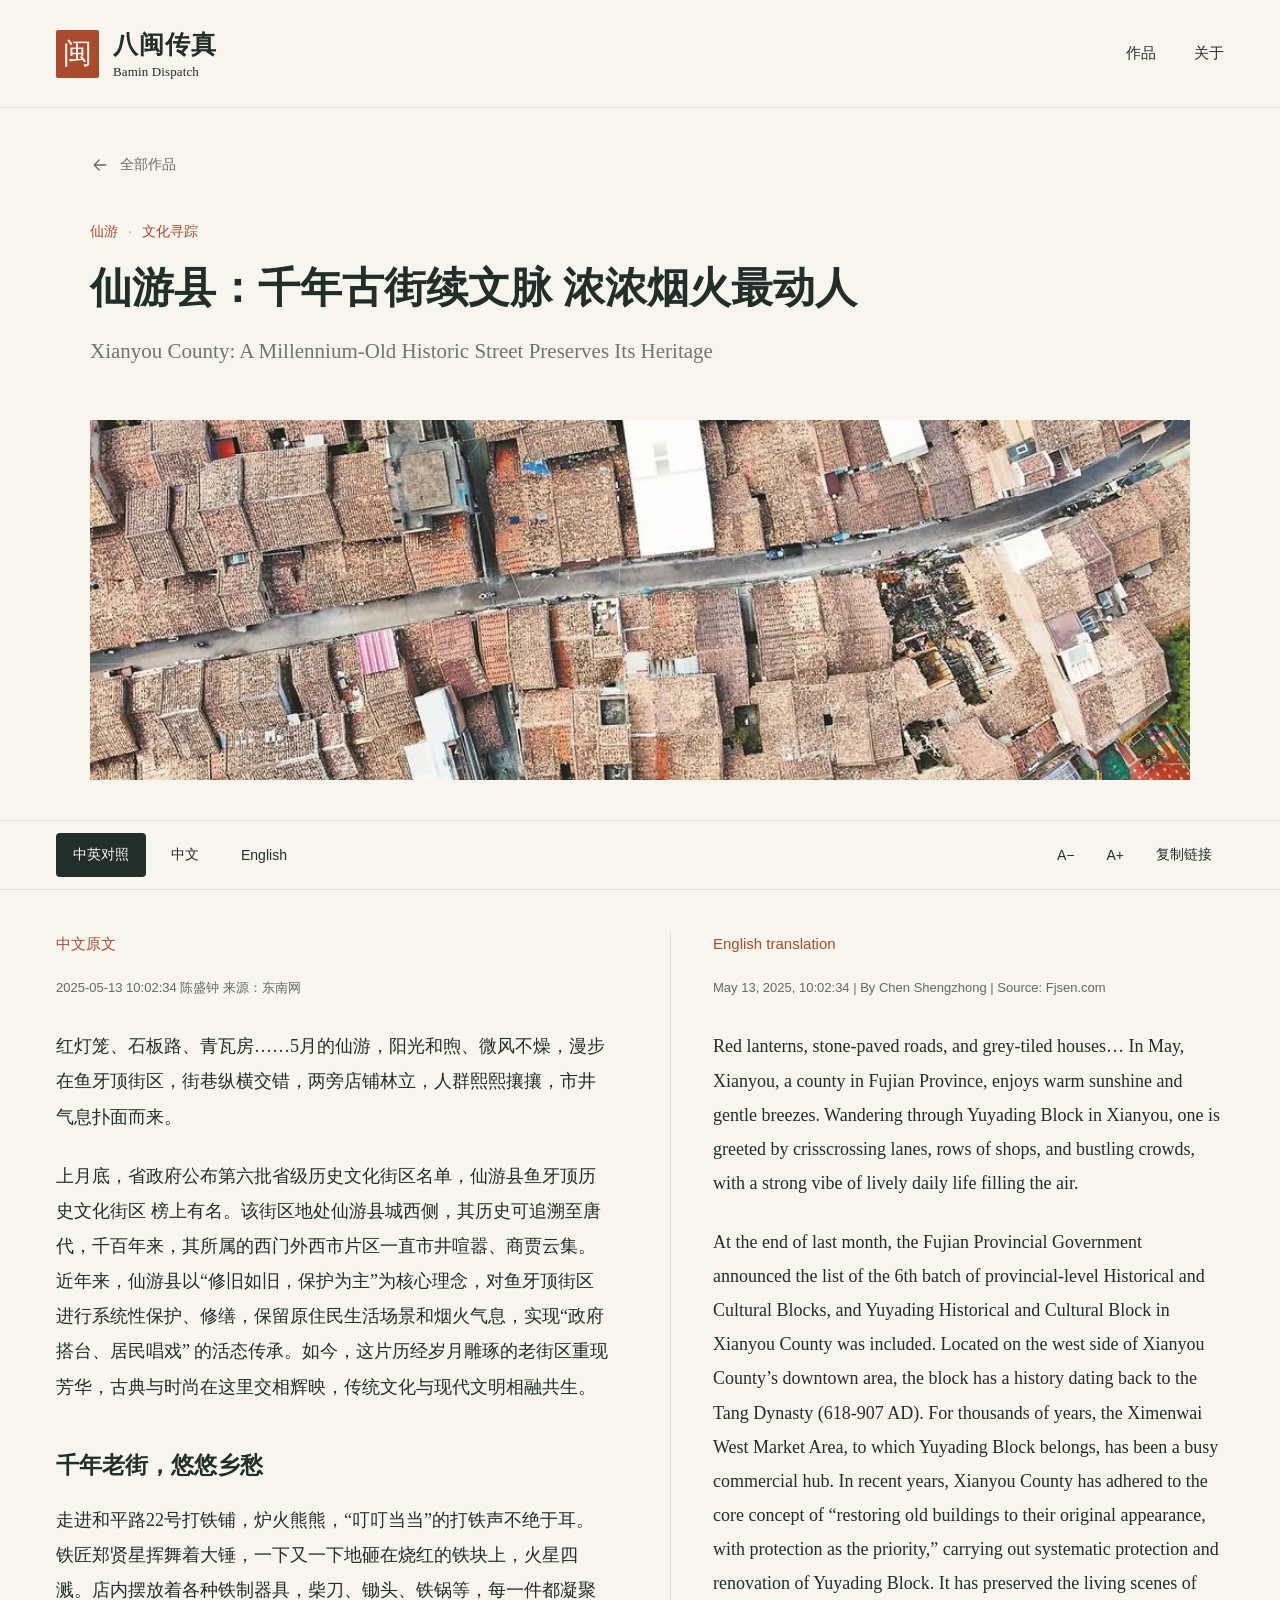
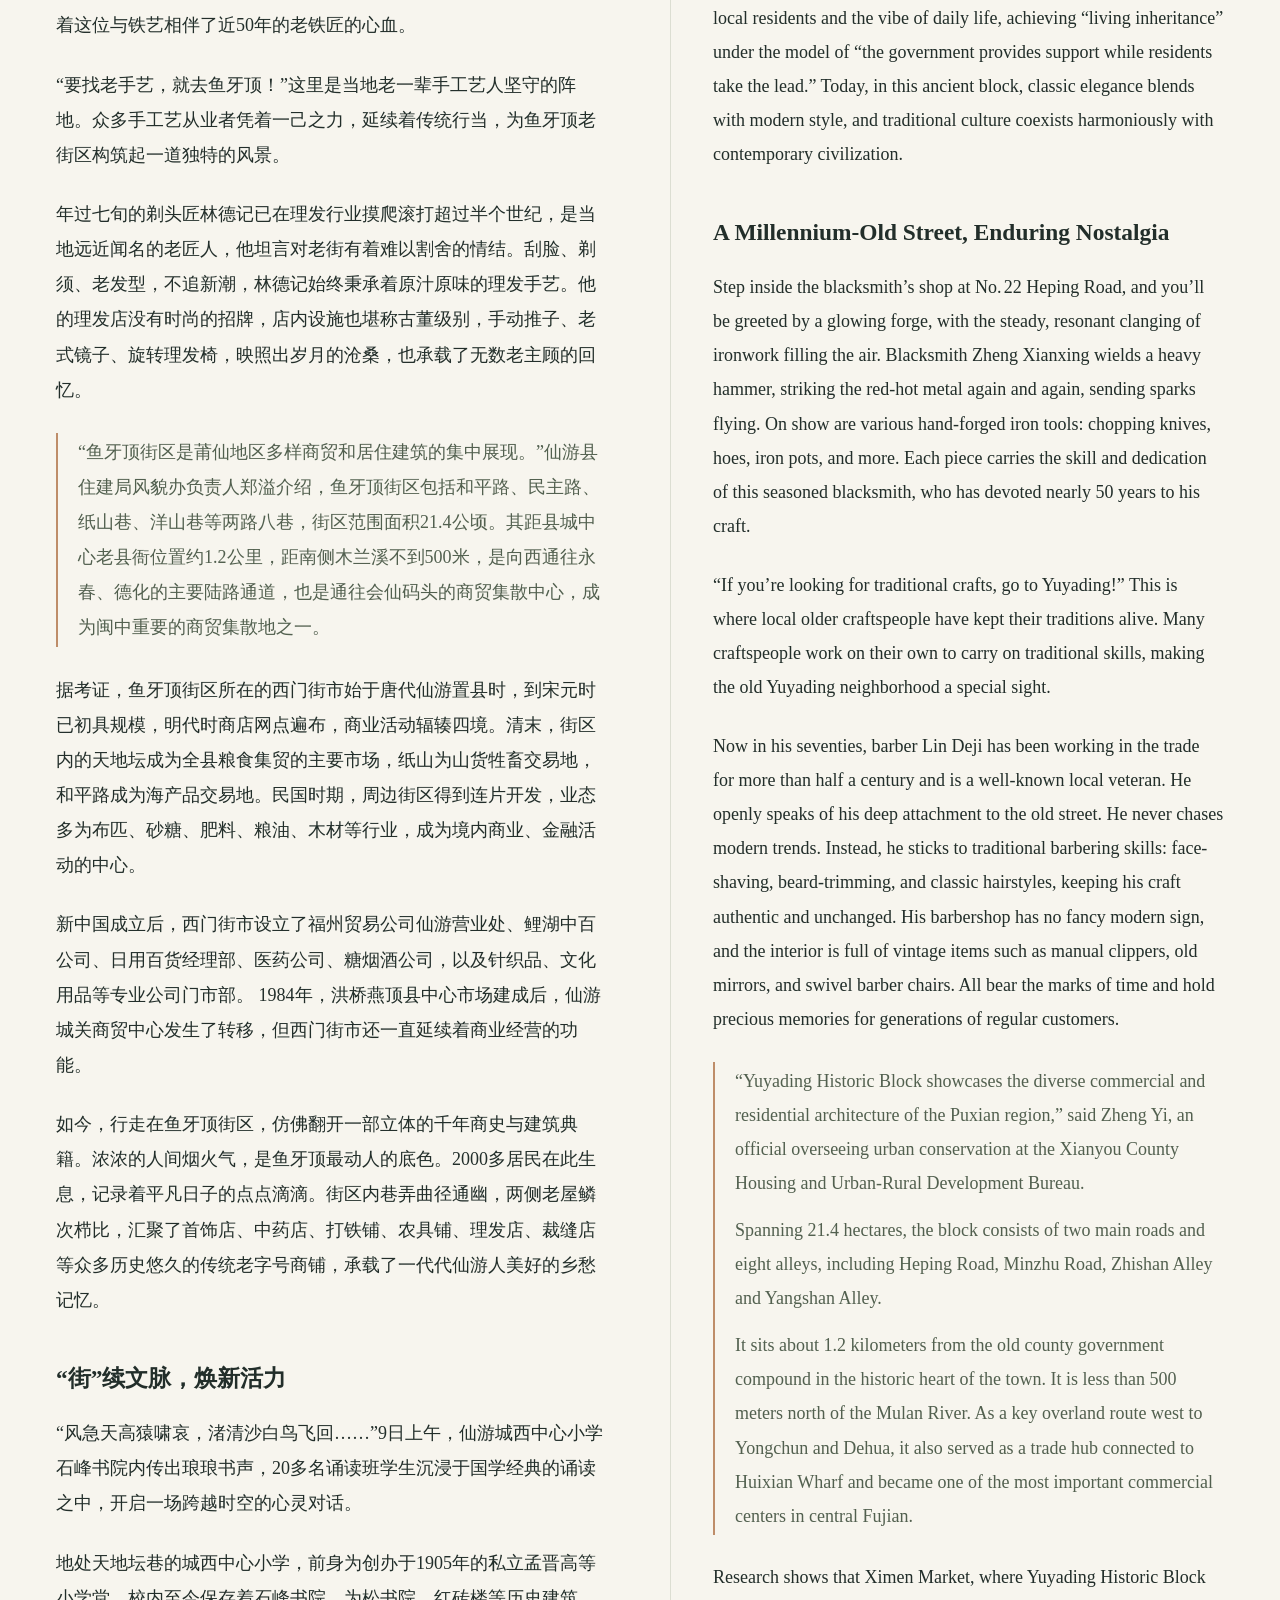
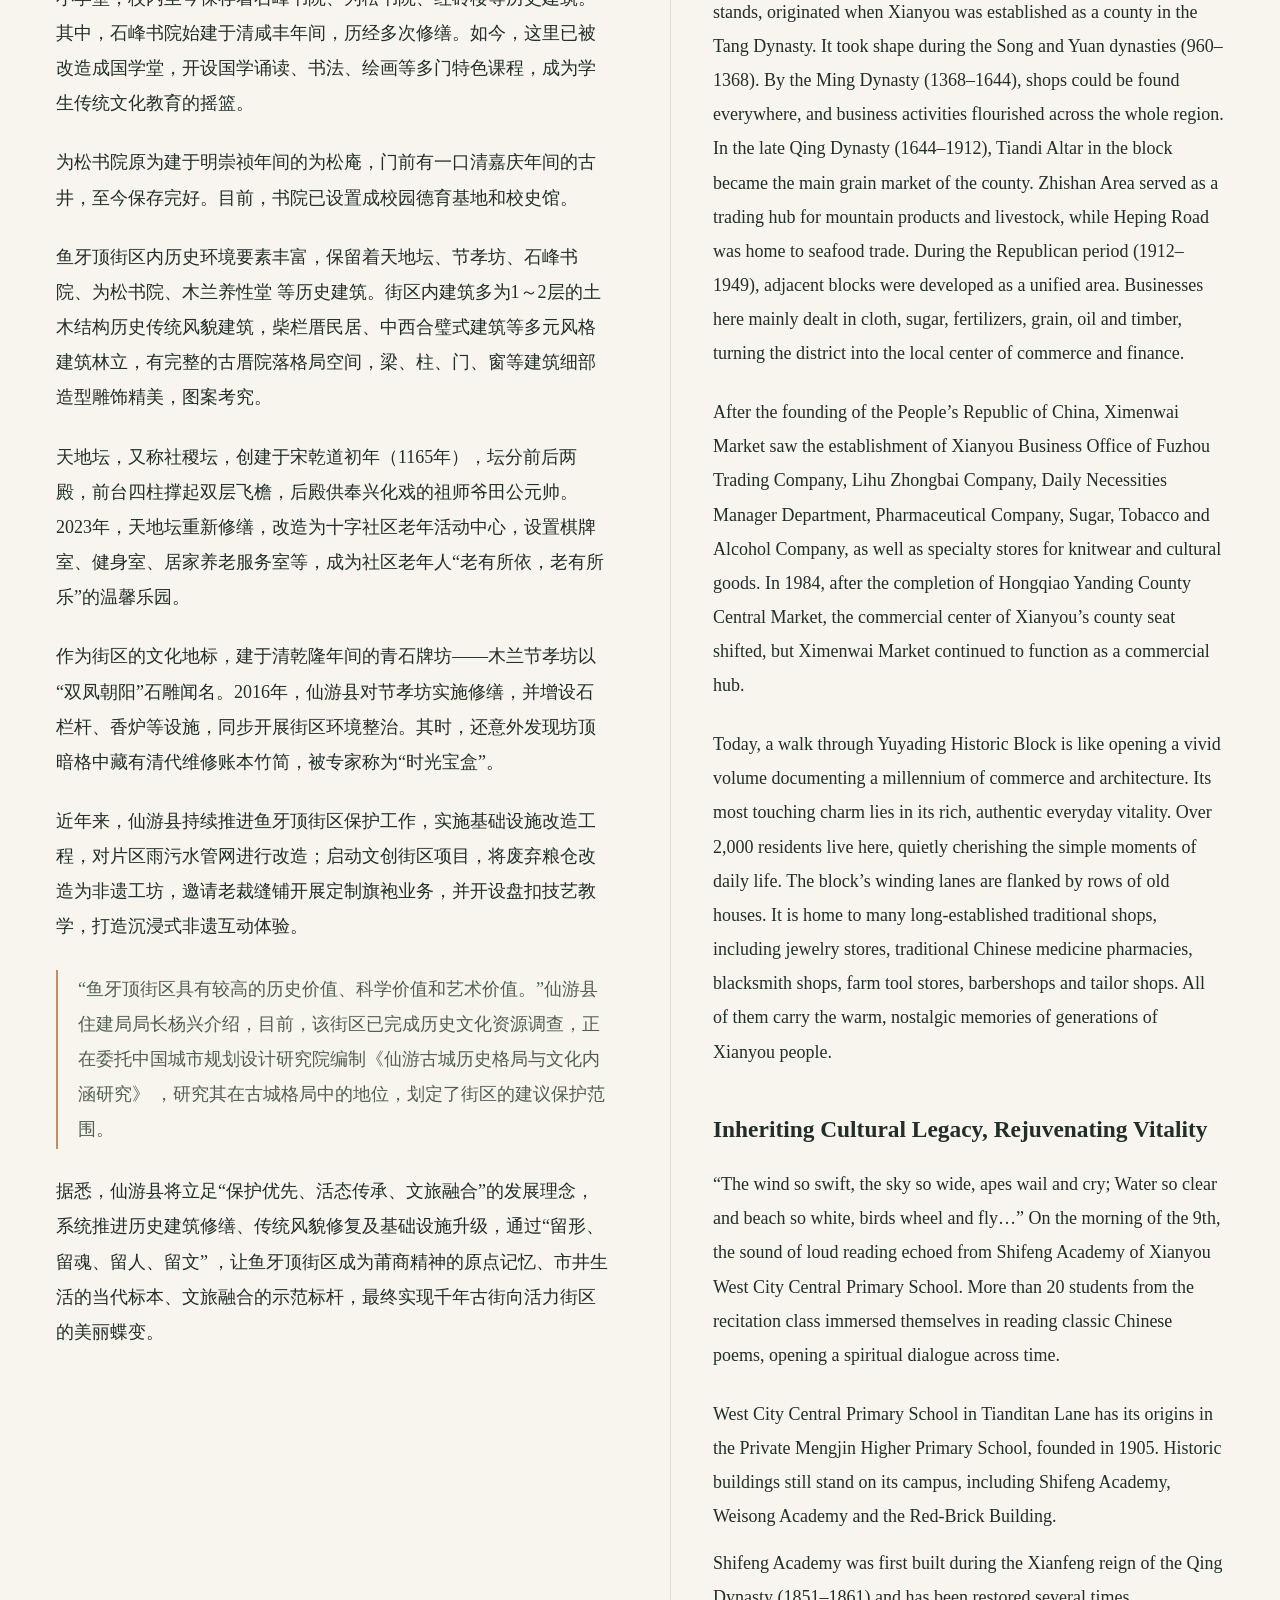
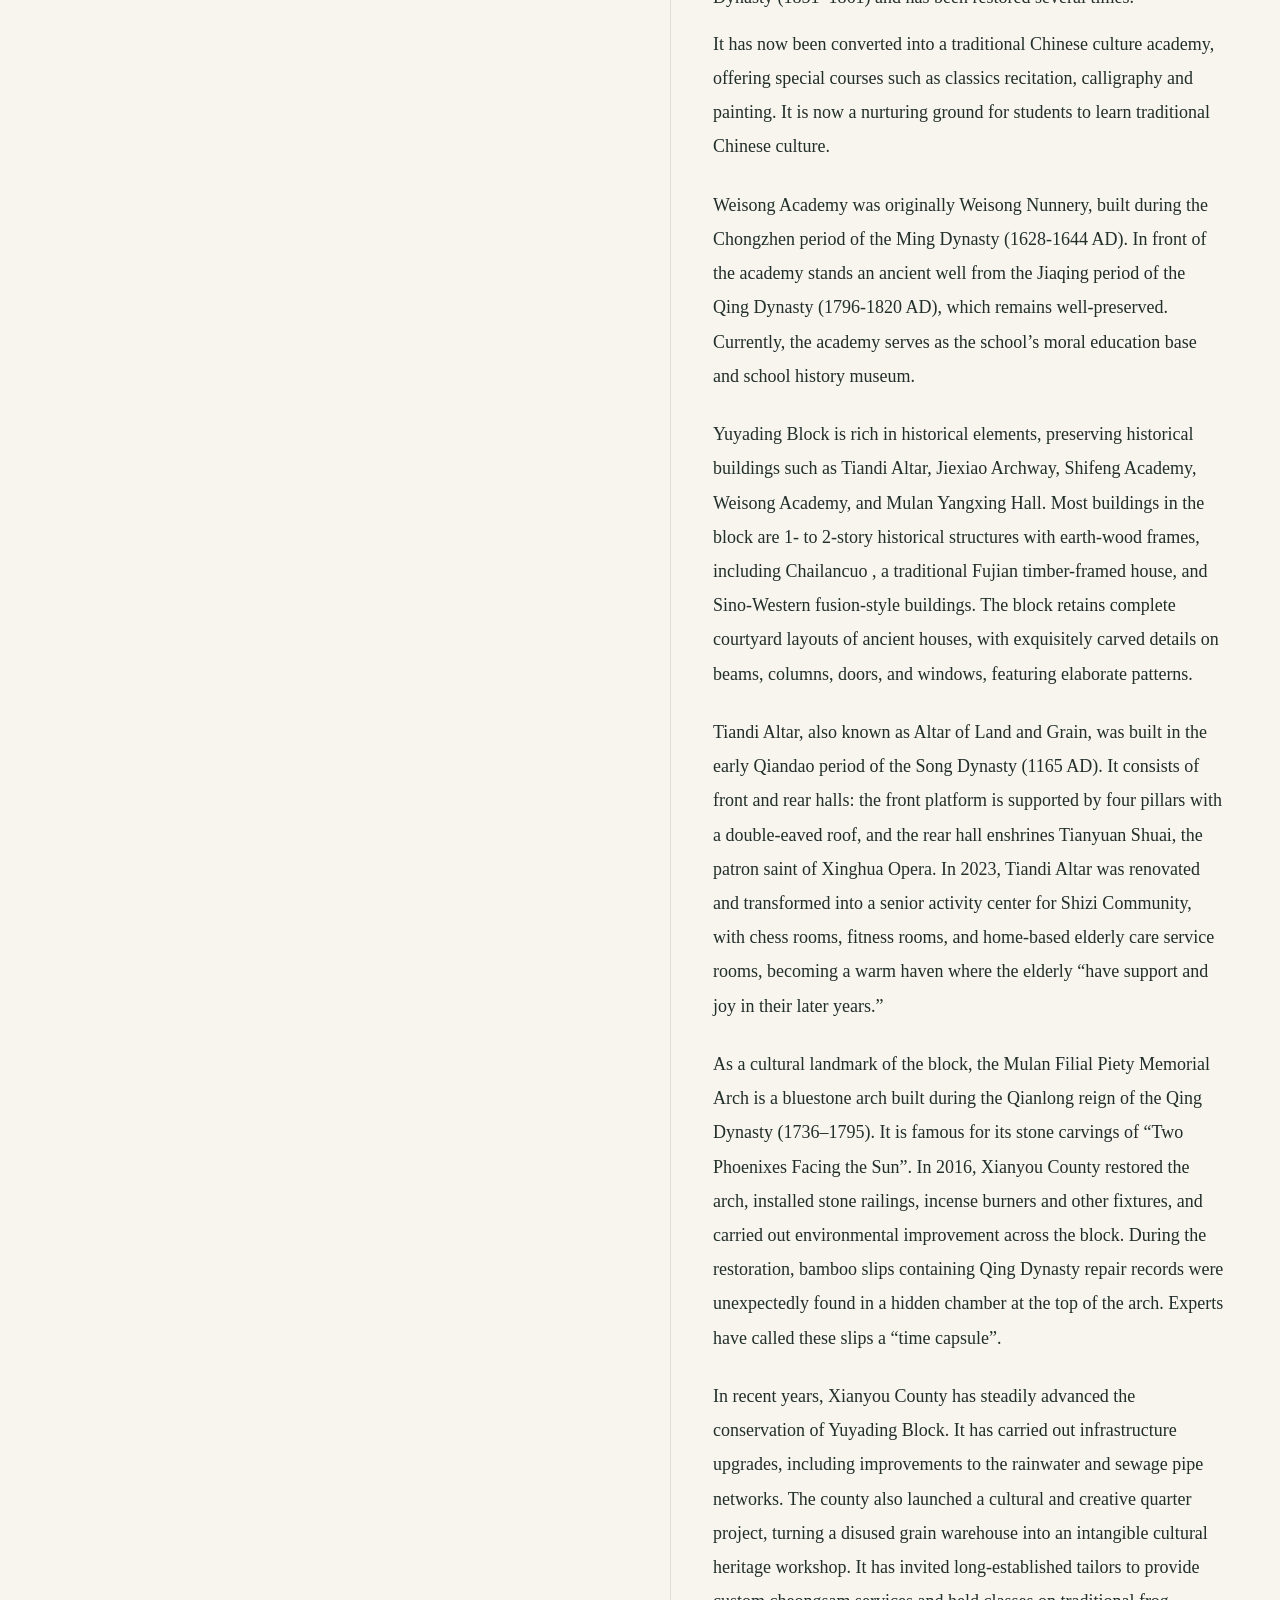
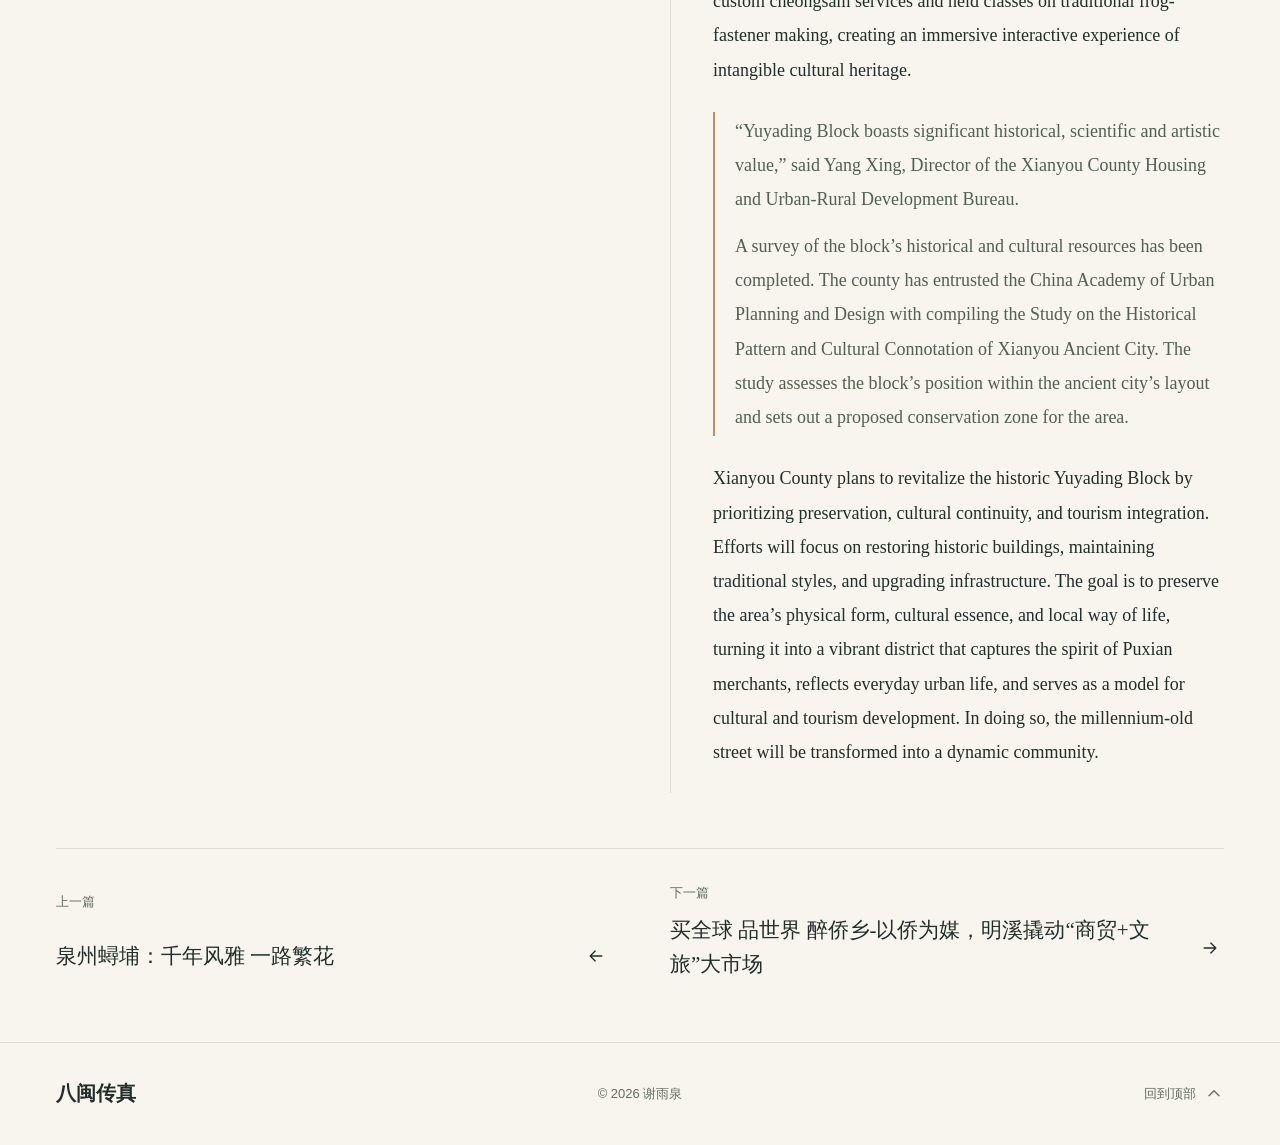
<file: articles/xianyou-old-street/index.html>
<!doctype html>
<html lang="zh-CN"><head><meta charset="utf-8"><meta name="viewport" content="width=device-width,initial-scale=1">
<title>仙游县：千年古街续文脉 浓浓烟火最动人 · 八闽传真</title><meta name="description" content="在古街巷陌中，读一段仍在生长的地方记忆。">
<meta name="theme-color" content="#f7f5ee"><link rel="canonical" href="https://yuquanhsieh.github.io/BaminDispatch.github.io/articles/xianyou-old-street/">
<meta property="og:type" content="article"><meta property="og:title" content="仙游县：千年古街续文脉 浓浓烟火最动人 · 八闽传真"><meta property="og:description" content="在古街巷陌中，读一段仍在生长的地方记忆。"><meta property="og:image" content="https://yuquanhsieh.github.io/BaminDispatch.github.io/assets/story-10.webp"><meta property="og:url" content="https://yuquanhsieh.github.io/BaminDispatch.github.io/articles/xianyou-old-street/">
<link rel="icon" type="image/svg+xml" href="../../assets/favicon.svg"><link rel="stylesheet" href="../../assets/style.css"><script defer src="../../assets/site.js"></script></head><body id="top" class="reader-page" data-mode="both"><a class="skip-link" href="#main">跳到正文</a><header class="site-header"><div class="header-inner"><a class="brand" href="../../index.html" aria-label="八闽传真首页"><span class="brand-mark" aria-hidden="true">闽</span><span>八闽传真<span class="brand-en" lang="en">Bamin Dispatch</span></span></a><nav aria-label="主导航"><a href="../../index.html#works">作品</a><a href="../../index.html#about">关于</a></nav></div></header><main id="main"><div class="article-intro section-shell"><a class="back-link" href="../../index.html#works"><svg aria-hidden="true" width="20" height="20" viewBox="0 0 24 24" fill="none" stroke="currentColor" stroke-width="1.6" stroke-linecap="round" stroke-linejoin="round"><path d="M19 12H5m6-6-6 6 6 6"/></svg> 全部作品</a><div class="article-category">仙游<span>·</span>文化寻踪</div><h1>仙游县：千年古街续文脉 浓浓烟火最动人</h1><p class="article-title-en" lang="en">Xianyou County: A Millennium-Old Historic Street Preserves Its Heritage</p></div><figure class="article-cover section-shell"><img src="../../assets/story-10.webp" alt="仙游县：千年古街续文脉 浓浓烟火最动人" width="1440" height="800" fetchpriority="high"></figure><div class="reader-toolbar"><div class="toolbar-inner"><div class="read-modes" role="group" aria-label="阅读语言"><button type="button" data-mode="both" aria-pressed="true">中英对照</button><button type="button" data-mode="zh" aria-pressed="false">中文</button><button type="button" data-mode="en" aria-pressed="false">English</button></div><div class="reader-actions"><button type="button" data-font="down" aria-label="缩小正文字号">A−</button><button type="button" data-font="up" aria-label="放大正文字号">A+</button><button class="copy-link" type="button">复制链接</button></div></div><div class="reading-progress" aria-hidden="true"><span></span></div></div><div class="reading-content section-shell"><section class="language-column zh-column" lang="zh-CN" aria-labelledby="zh-label"><h2 class="language-label" id="zh-label">中文原文</h2><p class="article-source">2025-05-13 10:02:34 陈盛钟 来源：东南网</p><div class="prose">
                <p>红灯笼、石板路、青瓦房……5月的仙游，阳光和煦、微风不燥，漫步在鱼牙顶街区，街巷纵横交错，两旁店铺林立，人群熙熙攘攘，市井气息扑面而来。</p>
                <p>上月底，省政府公布第六批省级历史文化街区名单，仙游县鱼牙顶历史文化街区 榜上有名。该街区地处仙游县城西侧，其历史可追溯至唐代，千百年来，其所属的西门外西市片区一直市井喧嚣、商贾云集。近年来，仙游县以“修旧如旧，保护为主”为核心理念，对鱼牙顶街区进行系统性保护、修缮，保留原住民生活场景和烟火气息，实现“政府搭台、居民唱戏” 的活态传承。如今，这片历经岁月雕琢的老街区重现芳华，古典与时尚在这里交相辉映，传统文化与现代文明相融共生。</p>
                <h3>千年老街，悠悠乡愁</h3>
                <p>走进和平路22号打铁铺，炉火熊熊，“叮叮当当”的打铁声不绝于耳。铁匠郑贤星挥舞着大锤，一下又一下地砸在烧红的铁块上，火星四溅。店内摆放着各种铁制器具，柴刀、锄头、铁锅等，每一件都凝聚着这位与铁艺相伴了近50年的老铁匠的心血。</p>
                <p>“要找老手艺，就去鱼牙顶！”这里是当地老一辈手工艺人坚守的阵地。众多手工艺从业者凭着一己之力，延续着传统行当，为鱼牙顶老街区构筑起一道独特的风景。</p>
                <p>年过七旬的剃头匠林德记已在理发行业摸爬滚打超过半个世纪，是当地远近闻名的老匠人，他坦言对老街有着难以割舍的情结。刮脸、剃须、老发型，不追新潮，林德记始终秉承着原汁原味的理发手艺。他的理发店没有时尚的招牌，店内设施也堪称古董级别，手动推子、老式镜子、旋转理发椅，映照出岁月的沧桑，也承载了无数老主顾的回忆。</p>
                <blockquote>“鱼牙顶街区是莆仙地区多样商贸和居住建筑的集中展现。”仙游县住建局风貌办负责人郑溢介绍，鱼牙顶街区包括和平路、民主路、纸山巷、洋山巷等两路八巷，街区范围面积21.4公顷。其距县城中心老县衙位置约1.2公里，距南侧木兰溪不到500米，是向西通往永春、德化的主要陆路通道，也是通往会仙码头的商贸集散中心，成为闽中重要的商贸集散地之一。</blockquote>
                <p>据考证，鱼牙顶街区所在的西门街市始于唐代仙游置县时，到宋元时已初具规模，明代时商店网点遍布，商业活动辐辏四境。清末，街区内的天地坛成为全县粮食集贸的主要市场，纸山为山货牲畜交易地，和平路成为海产品交易地。民国时期，周边街区得到连片开发，业态多为布匹、砂糖、肥料、粮油、木材等行业，成为境内商业、金融活动的中心。</p>
                <p>新中国成立后，西门街市设立了福州贸易公司仙游营业处、鲤湖中百公司、日用百货经理部、医药公司、糖烟酒公司，以及针织品、文化用品等专业公司门市部。 1984年，洪桥燕顶县中心市场建成后，仙游城关商贸中心发生了转移，但西门街市还一直延续着商业经营的功能。</p>
                <p>如今，行走在鱼牙顶街区，仿佛翻开一部立体的千年商史与建筑典籍。浓浓的人间烟火气，是鱼牙顶最动人的底色。2000多居民在此生息，记录着平凡日子的点点滴滴。街区内巷弄曲径通幽，两侧老屋鳞次栉比，汇聚了首饰店、中药店、打铁铺、农具铺、理发店、裁缝店等众多历史悠久的传统老字号商铺，承载了一代代仙游人美好的乡愁记忆。</p>
                <h3>“街”续文脉，焕新活力</h3>
                <p>“风急天高猿啸哀，渚清沙白鸟飞回……”9日上午，仙游城西中心小学石峰书院内传出琅琅书声，20多名诵读班学生沉浸于国学经典的诵读之中，开启一场跨越时空的心灵对话。</p>
                <p>地处天地坛巷的城西中心小学，前身为创办于1905年的私立孟晋高等小学堂，校内至今保存着石峰书院、为松书院、红砖楼等历史建筑。其中，石峰书院始建于清咸丰年间，历经多次修缮。如今，这里已被改造成国学堂，开设国学诵读、书法、绘画等多门特色课程，成为学生传统文化教育的摇篮。</p>
                <p>为松书院原为建于明崇祯年间的为松庵，门前有一口清嘉庆年间的古井，至今保存完好。目前，书院已设置成校园德育基地和校史馆。</p>
                <p>鱼牙顶街区内历史环境要素丰富，保留着天地坛、节孝坊、石峰书院、为松书院、木兰养性堂 等历史建筑。街区内建筑多为1～2层的土木结构历史传统风貌建筑，柴栏厝民居、中西合璧式建筑等多元风格建筑林立，有完整的古厝院落格局空间，梁、柱、门、窗等建筑细部造型雕饰精美，图案考究。</p>
                <p>天地坛，又称社稷坛，创建于宋乾道初年（1165年），坛分前后两殿，前台四柱撑起双层飞檐，后殿供奉兴化戏的祖师爷田公元帅。2023年，天地坛重新修缮，改造为十字社区老年活动中心，设置棋牌室、健身室、居家养老服务室等，成为社区老年人“老有所依，老有所乐”的温馨乐园。</p>
                <p>作为街区的文化地标，建于清乾隆年间的青石牌坊——木兰节孝坊以“双凤朝阳”石雕闻名。2016年，仙游县对节孝坊实施修缮，并增设石栏杆、香炉等设施，同步开展街区环境整治。其时，还意外发现坊顶暗格中藏有清代维修账本竹简，被专家称为“时光宝盒”。</p>
                <p>近年来，仙游县持续推进鱼牙顶街区保护工作，实施基础设施改造工程，对片区雨污水管网进行改造；启动文创街区项目，将废弃粮仓改造为非遗工坊，邀请老裁缝铺开展定制旗袍业务，并开设盘扣技艺教学，打造沉浸式非遗互动体验。</p>
                <blockquote>“鱼牙顶街区具有较高的历史价值、科学价值和艺术价值。”仙游县住建局局长杨兴介绍，目前，该街区已完成历史文化资源调查，正在委托中国城市规划设计研究院编制《仙游古城历史格局与文化内涵研究》 ，研究其在古城格局中的地位，划定了街区的建议保护范围。</blockquote>
                <p>据悉，仙游县将立足“保护优先、活态传承、文旅融合”的发展理念，系统推进历史建筑修缮、传统风貌修复及基础设施升级，通过“留形、留魂、留人、留文” ，让鱼牙顶街区成为莆商精神的原点记忆、市井生活的当代标本、文旅融合的示范标杆，最终实现千年古街向活力街区的美丽蝶变。</p></div></section><section class="language-column en-column" lang="en" aria-labelledby="en-label"><h2 class="language-label" id="en-label">English translation</h2><p class="article-source" lang="en">May 13, 2025, 10:02:34 | By Chen Shengzhong | Source: Fjsen.com</p><div class="prose">
                <p>Red lanterns, stone-paved roads, and grey-tiled houses… In May, Xianyou, a county in Fujian Province, enjoys warm sunshine and gentle breezes. Wandering through Yuyading Block in Xianyou, one is greeted by crisscrossing lanes, rows of shops, and bustling crowds, with a strong vibe of lively daily life filling the air.</p>
                <p>At the end of last month, the Fujian Provincial Government announced the list of the 6th batch of provincial-level Historical and Cultural Blocks, and Yuyading Historical and Cultural Block in Xianyou County was included. Located on the west side of Xianyou County’s downtown area, the block has a history dating back to the Tang Dynasty (618-907 AD). For thousands of years, the Ximenwai West Market Area, to which Yuyading Block belongs, has been a busy commercial hub. In recent years, Xianyou County has adhered to the core concept of “restoring old buildings to their original appearance, with protection as the priority,” carrying out systematic protection and renovation of Yuyading Block. It has preserved the living scenes of local residents and the vibe of daily life, achieving “living inheritance” under the model of “the government provides support while residents take the lead.” Today, in this ancient block, classic elegance blends with modern style, and traditional culture coexists harmoniously with contemporary civilization.</p>
                <h3>A Millennium-Old Street, Enduring Nostalgia</h3>
                <p>Step inside the blacksmith’s shop at No. 22 Heping Road, and you’ll be greeted by a glowing forge, with the steady, resonant clanging of ironwork filling the air. Blacksmith Zheng Xianxing wields a heavy hammer, striking the red-hot metal again and again, sending sparks flying. On show are various hand-forged iron tools: chopping knives, hoes, iron pots, and more. Each piece carries the skill and dedication of this seasoned blacksmith, who has devoted nearly 50 years to his craft.</p>
                <p>“If you’re looking for traditional crafts, go to Yuyading!” This is where local older craftspeople have kept their traditions alive. Many craftspeople work on their own to carry on traditional skills, making the old Yuyading neighborhood a special sight.</p>
                <p>Now in his seventies, barber Lin Deji has been working in the trade for more than half a century and is a well-known local veteran. He openly speaks of his deep attachment to the old street. He never chases modern trends. Instead, he sticks to traditional barbering skills: face-shaving, beard-trimming, and classic hairstyles, keeping his craft authentic and unchanged. His barbershop has no fancy modern sign, and the interior is full of vintage items such as manual clippers, old mirrors, and swivel barber chairs. All bear the marks of time and hold precious memories for generations of regular customers.</p>
                <blockquote>“Yuyading Historic Block showcases the diverse commercial and residential architecture of the Puxian region,” said Zheng Yi, an official overseeing urban conservation at the Xianyou County Housing and Urban-Rural Development Bureau.<br/>Spanning 21.4 hectares, the block consists of two main roads and eight alleys, including Heping Road, Minzhu Road, Zhishan Alley and Yangshan Alley.<br/>It sits about 1.2 kilometers from the old county government compound in the historic heart of the town. It is less than 500 meters north of the Mulan River. As a key overland route west to Yongchun and Dehua, it also served as a trade hub connected to Huixian Wharf and became one of the most important commercial centers in central Fujian.</blockquote>
                <p>Research shows that Ximen Market, where Yuyading Historic Block stands, originated when Xianyou was established as a county in the Tang Dynasty. It took shape during the Song and Yuan dynasties (960–1368). By the Ming Dynasty (1368–1644), shops could be found everywhere, and business activities flourished across the whole region. In the late Qing Dynasty (1644–1912), Tiandi Altar in the block became the main grain market of the county. Zhishan Area served as a trading hub for mountain products and livestock, while Heping Road was home to seafood trade. During the Republican period (1912–1949), adjacent blocks were developed as a unified area. Businesses here mainly dealt in cloth, sugar, fertilizers, grain, oil and timber, turning the district into the local center of commerce and finance.</p>
                <p>After the founding of the People’s Republic of China, Ximenwai Market saw the establishment of Xianyou Business Office of Fuzhou Trading Company, Lihu Zhongbai Company, Daily Necessities Manager Department, Pharmaceutical Company, Sugar, Tobacco and Alcohol Company, as well as specialty stores for knitwear and cultural goods. In 1984, after the completion of Hongqiao Yanding County Central Market, the commercial center of Xianyou’s county seat shifted, but Ximenwai Market continued to function as a commercial hub.</p>
                <p>Today, a walk through Yuyading Historic Block is like opening a vivid volume documenting a millennium of commerce and architecture. Its most touching charm lies in its rich, authentic everyday vitality. Over 2,000 residents live here, quietly cherishing the simple moments of daily life. The block’s winding lanes are flanked by rows of old houses. It is home to many long-established traditional shops, including jewelry stores, traditional Chinese medicine pharmacies, blacksmith shops, farm tool stores, barbershops and tailor shops. All of them carry the warm, nostalgic memories of generations of Xianyou people.</p>
                <h3>Inheriting Cultural Legacy, Rejuvenating Vitality</h3>
                <p>“The wind so swift, the sky so wide, apes wail and cry; Water so clear and beach so white, birds wheel and fly…” On the morning of the 9th, the sound of loud reading echoed from Shifeng Academy of Xianyou West City Central Primary School. More than 20 students from the recitation class immersed themselves in reading classic Chinese poems, opening a spiritual dialogue across time.</p>
                <p>West City Central Primary School in Tianditan Lane has its origins in the Private Mengjin Higher Primary School, founded in 1905. Historic buildings still stand on its campus, including Shifeng Academy, Weisong Academy and the Red-Brick Building.<br/>Shifeng Academy was first built during the Xianfeng reign of the Qing Dynasty (1851–1861) and has been restored several times.<br/>It has now been converted into a traditional Chinese culture academy, offering special courses such as classics recitation, calligraphy and painting. It is now a nurturing ground for students to learn traditional Chinese culture.</p>
                <p>Weisong Academy was originally Weisong Nunnery, built during the Chongzhen period of the Ming Dynasty (1628-1644 AD). In front of the academy stands an ancient well from the Jiaqing period of the Qing Dynasty (1796-1820 AD), which remains well-preserved. Currently, the academy serves as the school’s moral education base and school history museum.</p>
                <p>Yuyading Block is rich in historical elements, preserving historical buildings such as Tiandi Altar, Jiexiao Archway, Shifeng Academy, Weisong Academy, and Mulan Yangxing Hall. Most buildings in the block are 1- to 2-story historical structures with earth-wood frames, including Chailancuo , a traditional Fujian timber-framed house, and Sino-Western fusion-style buildings. The block retains complete courtyard layouts of ancient houses, with exquisitely carved details on beams, columns, doors, and windows, featuring elaborate patterns.</p>
                <p>Tiandi Altar, also known as Altar of Land and Grain, was built in the early Qiandao period of the Song Dynasty (1165 AD). It consists of front and rear halls: the front platform is supported by four pillars with a double-eaved roof, and the rear hall enshrines Tianyuan Shuai, the patron saint of Xinghua Opera. In 2023, Tiandi Altar was renovated and transformed into a senior activity center for Shizi Community, with chess rooms, fitness rooms, and home-based elderly care service rooms, becoming a warm haven where the elderly “have support and joy in their later years.”</p>
                <p>As a cultural landmark of the block, the Mulan Filial Piety Memorial Arch is a bluestone arch built during the Qianlong reign of the Qing Dynasty (1736–1795). It is famous for its stone carvings of “Two Phoenixes Facing the Sun”. In 2016, Xianyou County restored the arch, installed stone railings, incense burners and other fixtures, and carried out environmental improvement across the block. During the restoration, bamboo slips containing Qing Dynasty repair records were unexpectedly found in a hidden chamber at the top of the arch. Experts have called these slips a “time capsule”.</p>
                <p>In recent years, Xianyou County has steadily advanced the conservation of Yuyading Block. It has carried out infrastructure upgrades, including improvements to the rainwater and sewage pipe networks. The county also launched a cultural and creative quarter project, turning a disused grain warehouse into an intangible cultural heritage workshop. It has invited long-established tailors to provide custom cheongsam services and held classes on traditional frog-fastener making, creating an immersive interactive experience of intangible cultural heritage.</p>
                <blockquote>“Yuyading Block boasts significant historical, scientific and artistic value,” said Yang Xing, Director of the Xianyou County Housing and Urban-Rural Development Bureau.<br/>A survey of the block’s historical and cultural resources has been completed. The county has entrusted the China Academy of Urban Planning and Design with compiling the Study on the Historical Pattern and Cultural Connotation of Xianyou Ancient City. The study assesses the block’s position within the ancient city’s layout and sets out a proposed conservation zone for the area.</blockquote>
                <p>Xianyou County plans to revitalize the historic Yuyading Block by prioritizing preservation, cultural continuity, and tourism integration. Efforts will focus on restoring historic buildings, maintaining traditional styles, and upgrading infrastructure. The goal is to preserve the area’s physical form, cultural essence, and local way of life, turning it into a vibrant district that captures the spirit of Puxian merchants, reflects everyday urban life, and serves as a model for cultural and tourism development. In doing so, the millennium-old street will be transformed into a dynamic community.</p></div></section></div><p class="sr-only" role="status" id="reader-status" aria-live="polite"></p><nav class="article-pagination section-shell" aria-label="更多作品"><a href="../xunpu-flowers/"><span>上一篇</span><strong>泉州蟳埔：千年风雅 一路繁花</strong><svg aria-hidden="true" width="20" height="20" viewBox="0 0 24 24" fill="none" stroke="currentColor" stroke-width="1.6" stroke-linecap="round" stroke-linejoin="round"><path d="M19 12H5m6-6-6 6 6 6"/></svg></a><a href="../mingxi-overseas-ties/"><span>下一篇</span><strong>买全球 品世界 醉侨乡-以侨为媒，明溪撬动“商贸+文旅”大市场</strong><svg aria-hidden="true" width="20" height="20" viewBox="0 0 24 24" fill="none" stroke="currentColor" stroke-width="1.6" stroke-linecap="round" stroke-linejoin="round"><path d="M5 12h14M13 6l6 6-6 6"/></svg></a></nav></main><footer class="site-footer"><a class="footer-brand" href="../../index.html">八闽传真</a><span>© 2026 谢雨泉</span><a href="#top">回到顶部 <svg aria-hidden="true" width="20" height="20" viewBox="0 0 24 24" fill="none" stroke="currentColor" stroke-width="1.6" stroke-linecap="round" stroke-linejoin="round"><path d="m6 14 6-6 6 6"/></svg></a></footer></body></html>
</file>
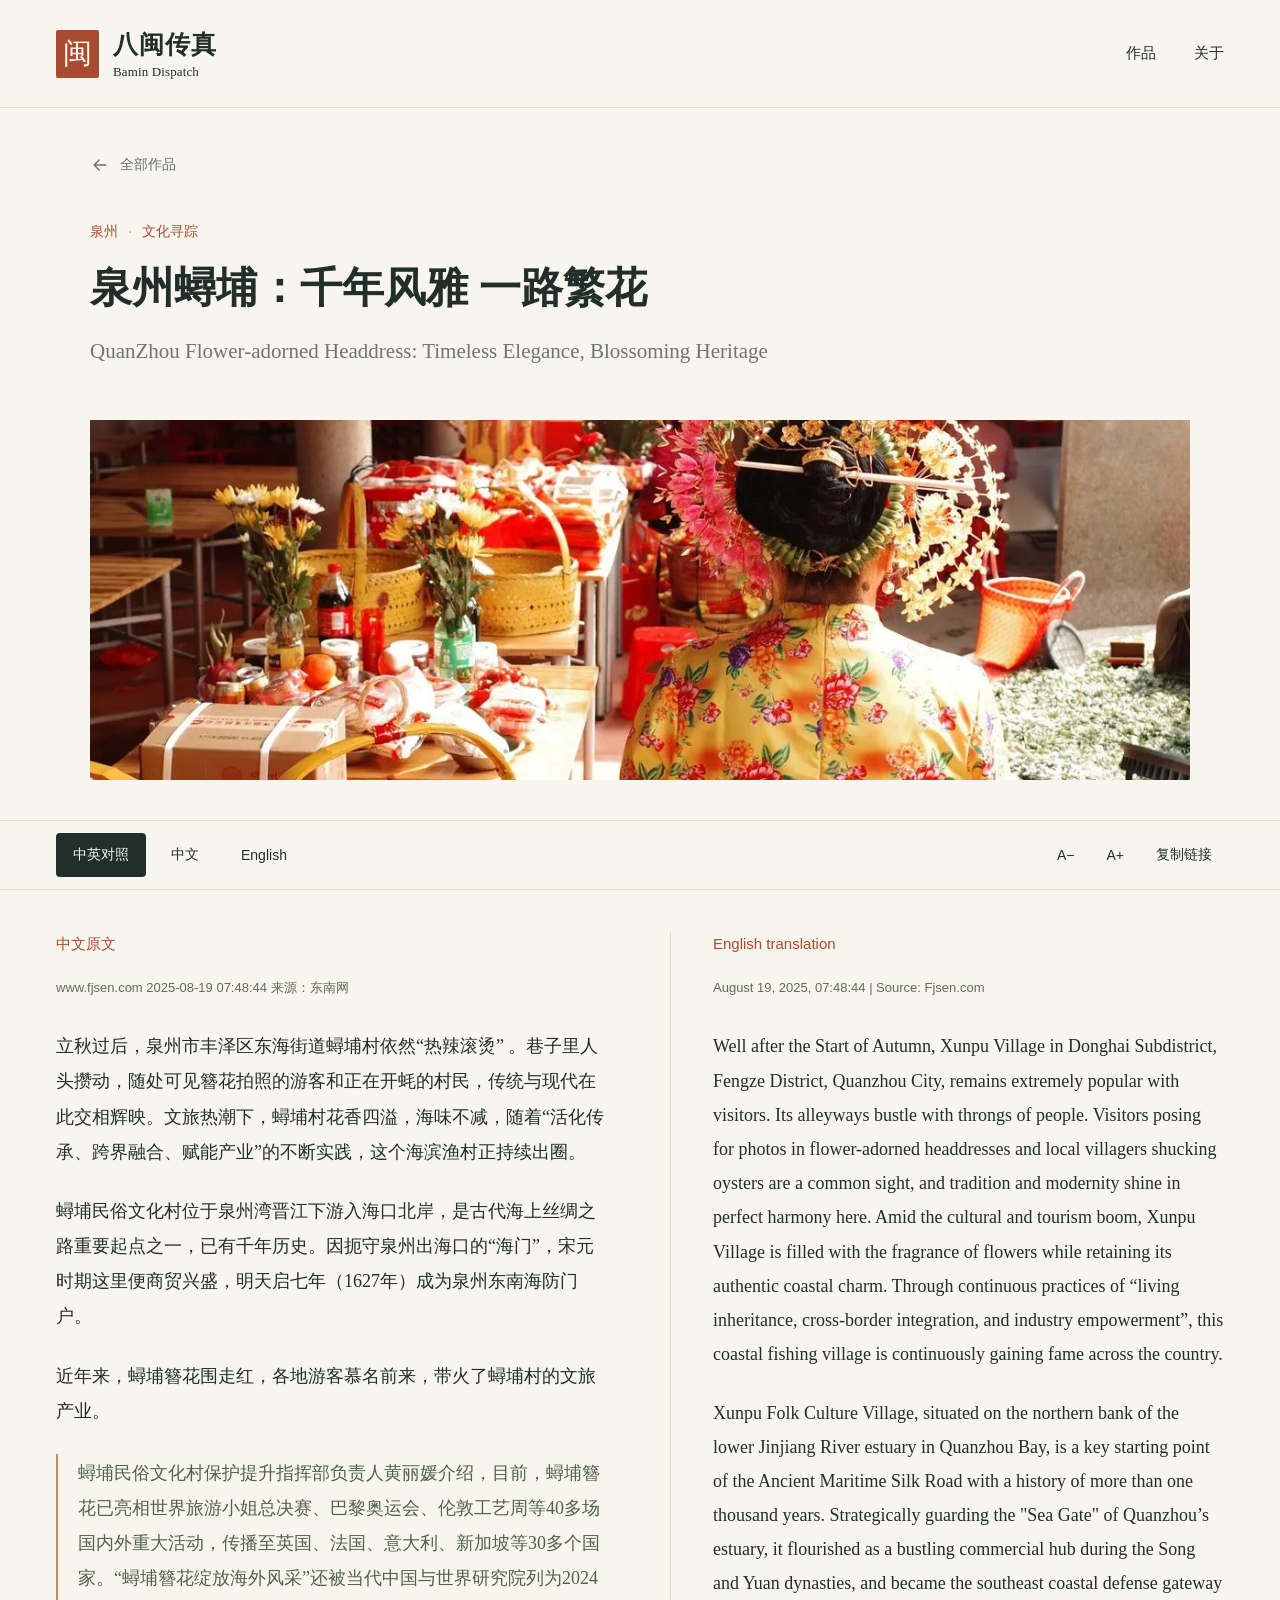
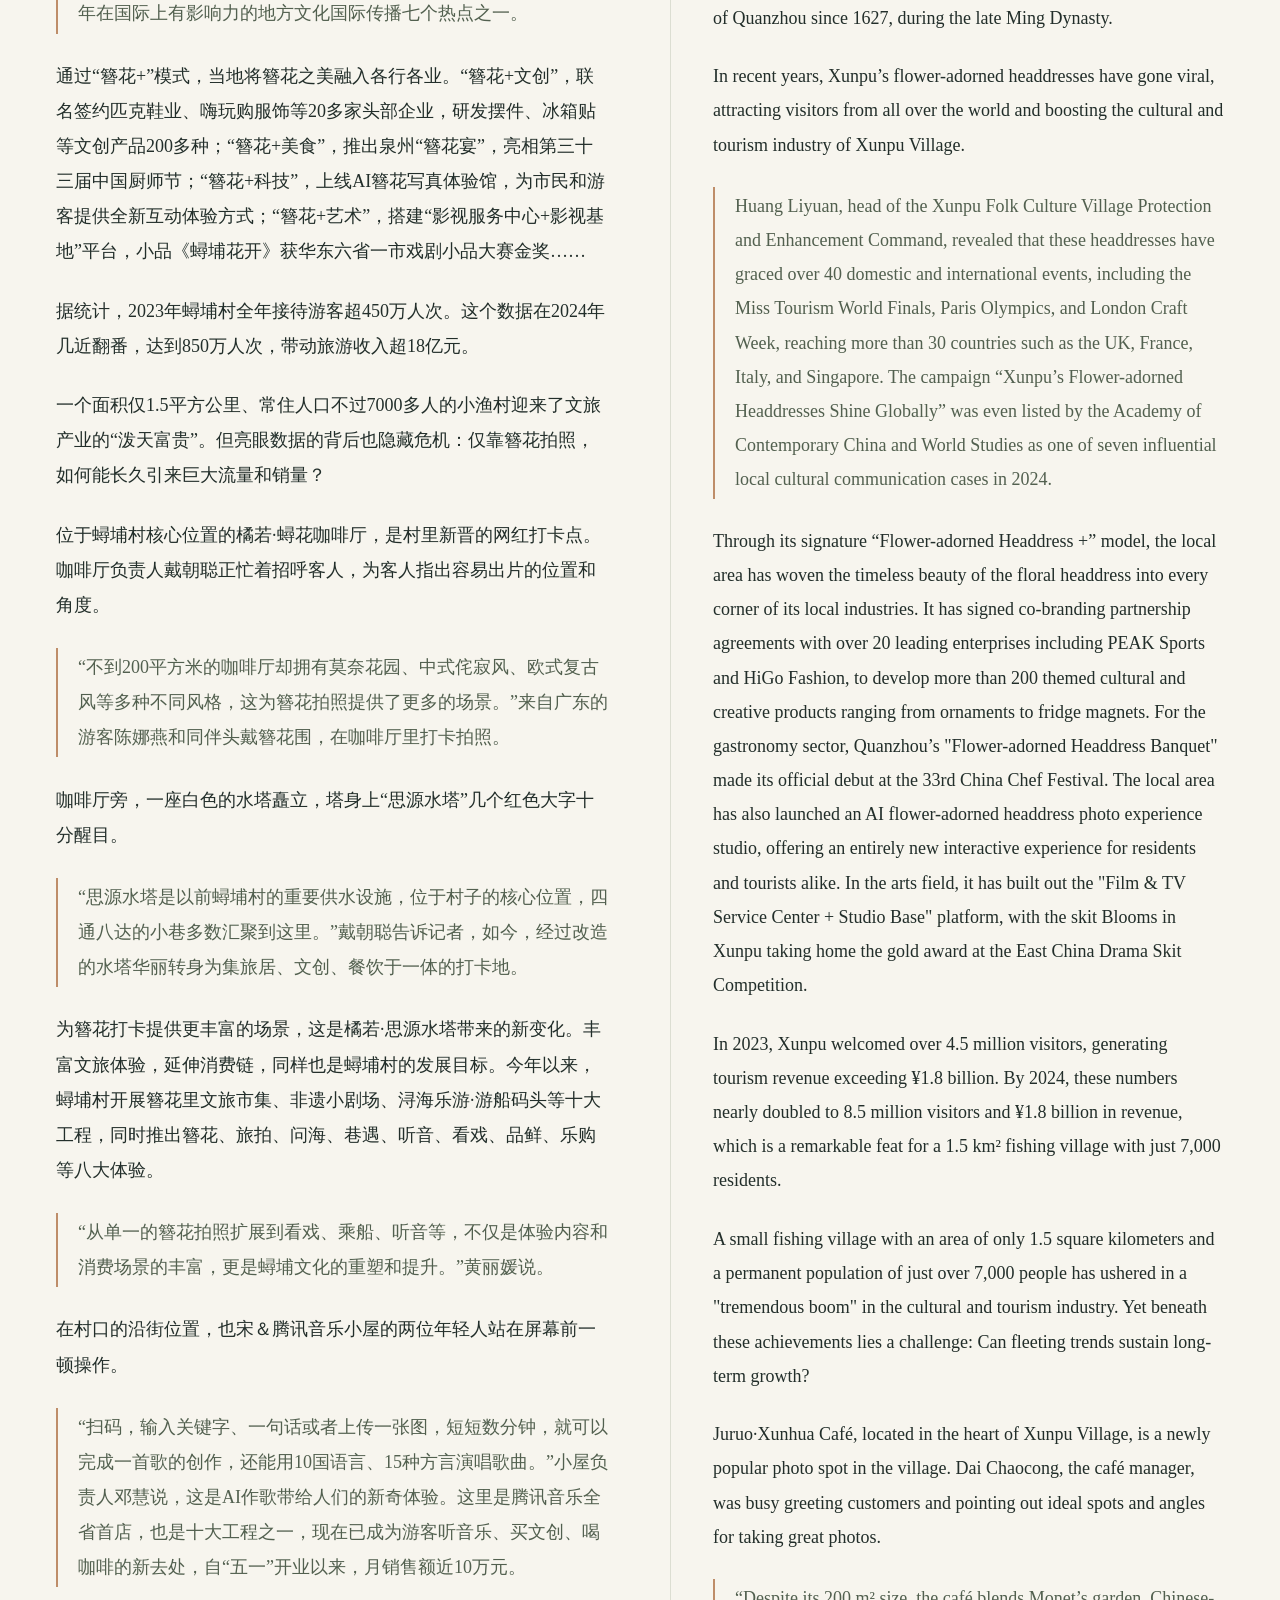
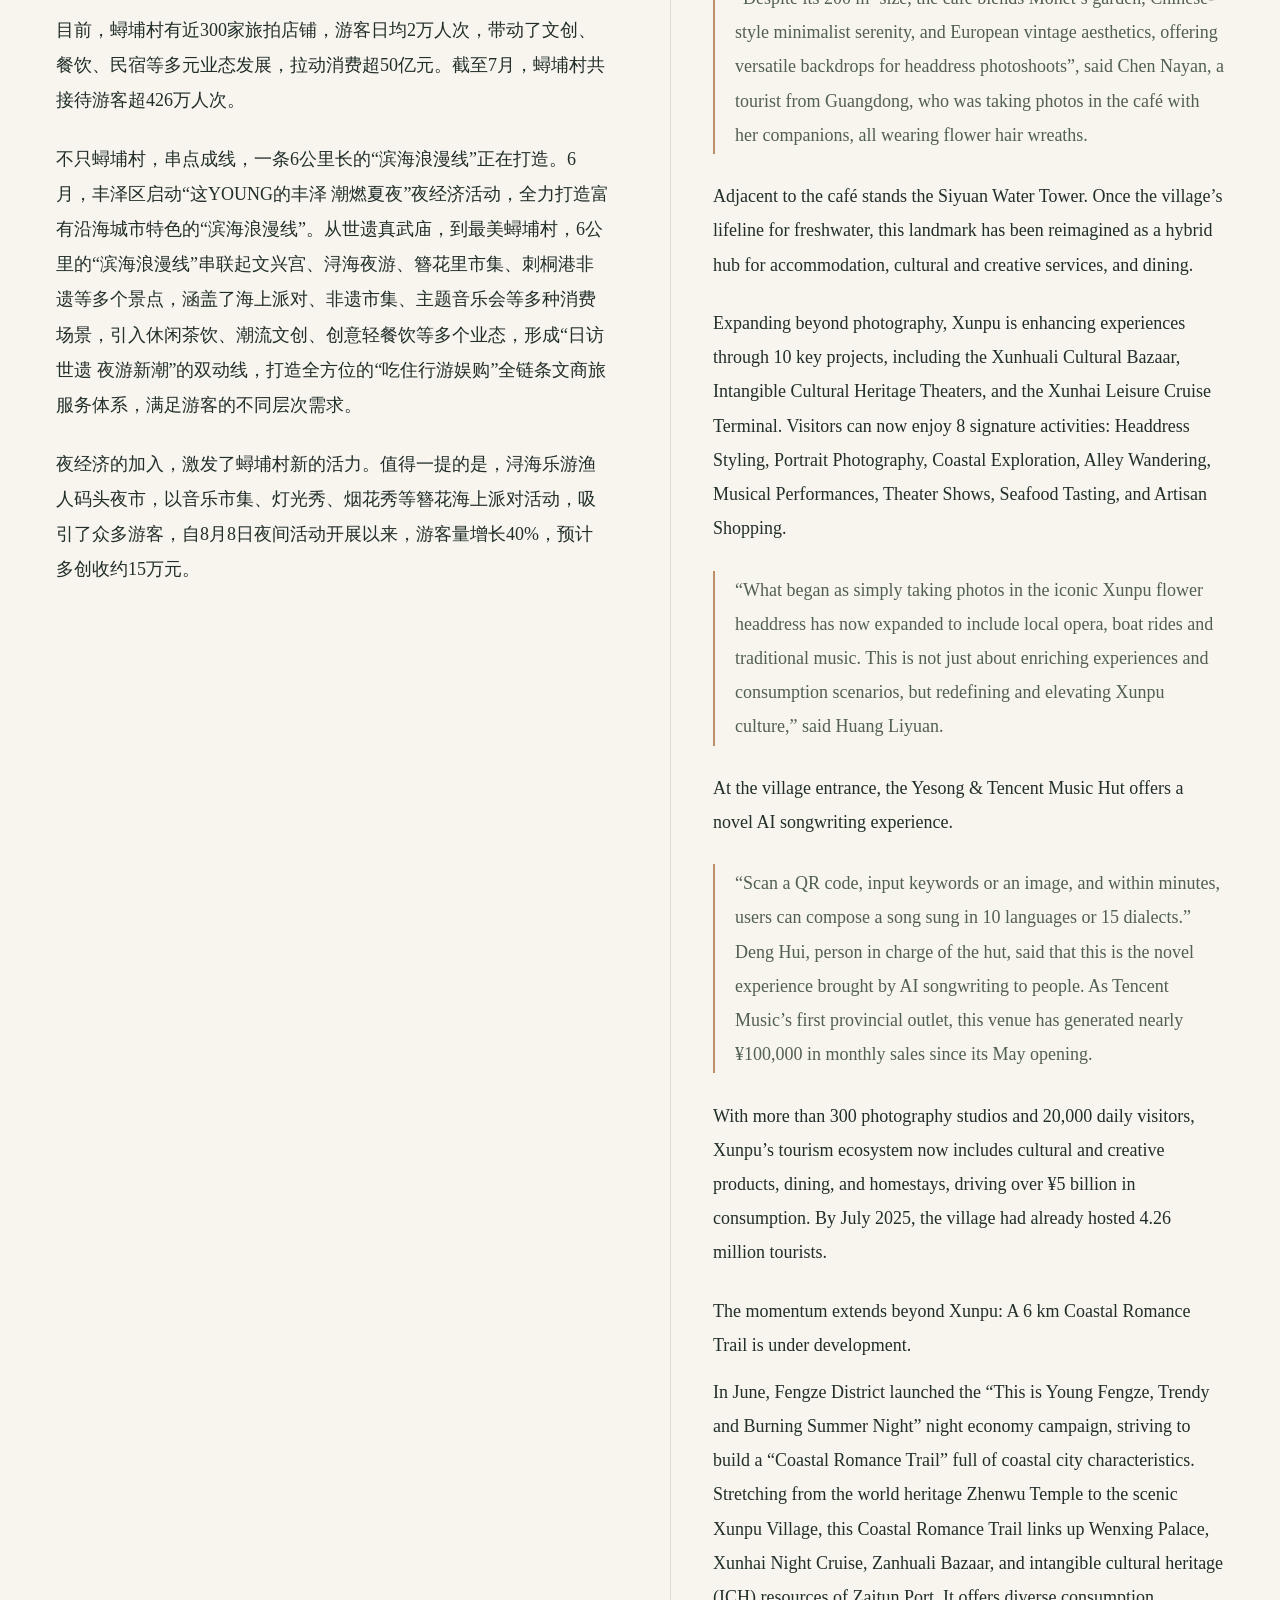
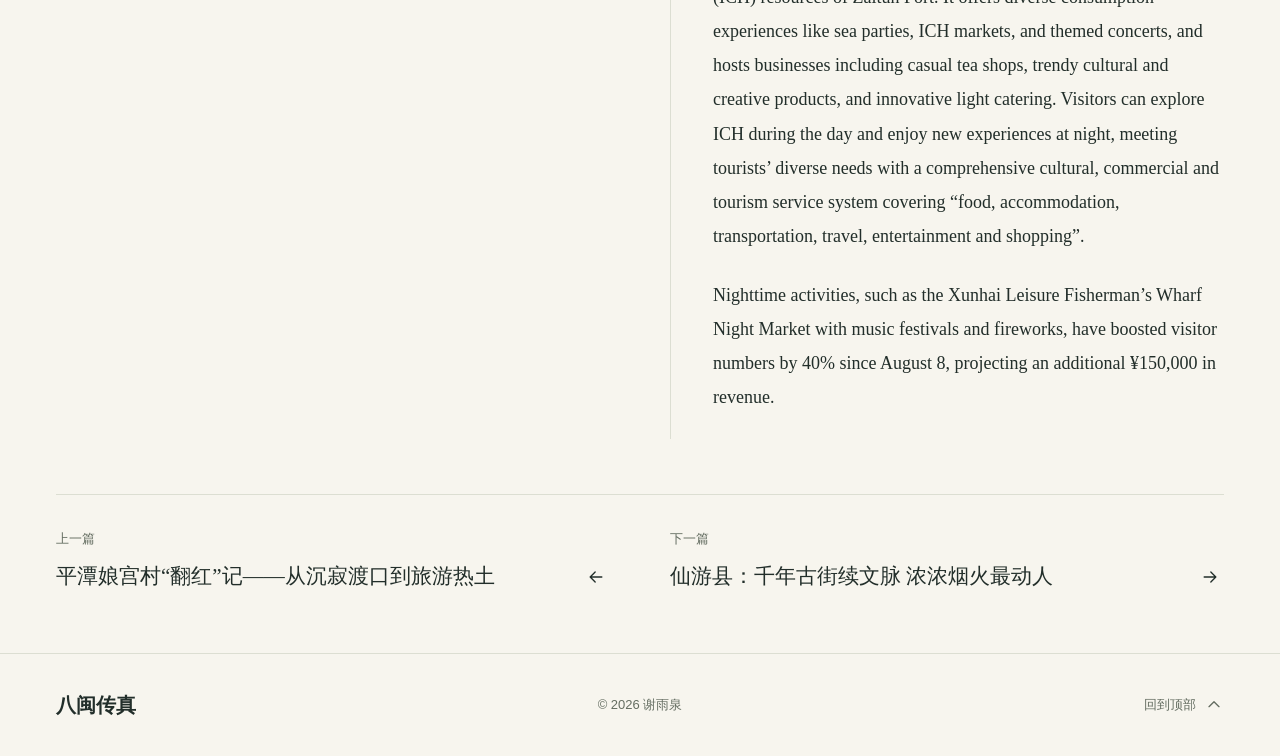
<file: articles/xunpu-flowers/index.html>
<!doctype html>
<html lang="zh-CN"><head><meta charset="utf-8"><meta name="viewport" content="width=device-width,initial-scale=1">
<title>泉州蟳埔：千年风雅 一路繁花 · 八闽传真</title><meta name="description" content="以花为冠，以海为邻，看蟳埔人家延续千年的风雅。">
<meta name="theme-color" content="#f7f5ee"><link rel="canonical" href="https://yuquanhsieh.github.io/BaminDispatch.github.io/articles/xunpu-flowers/">
<meta property="og:type" content="article"><meta property="og:title" content="泉州蟳埔：千年风雅 一路繁花 · 八闽传真"><meta property="og:description" content="以花为冠，以海为邻，看蟳埔人家延续千年的风雅。"><meta property="og:image" content="https://yuquanhsieh.github.io/BaminDispatch.github.io/assets/story-09.webp"><meta property="og:url" content="https://yuquanhsieh.github.io/BaminDispatch.github.io/articles/xunpu-flowers/">
<link rel="icon" type="image/svg+xml" href="../../assets/favicon.svg"><link rel="stylesheet" href="../../assets/style.css"><script defer src="../../assets/site.js"></script></head><body id="top" class="reader-page" data-mode="both"><a class="skip-link" href="#main">跳到正文</a><header class="site-header"><div class="header-inner"><a class="brand" href="../../index.html" aria-label="八闽传真首页"><span class="brand-mark" aria-hidden="true">闽</span><span>八闽传真<span class="brand-en" lang="en">Bamin Dispatch</span></span></a><nav aria-label="主导航"><a href="../../index.html#works">作品</a><a href="../../index.html#about">关于</a></nav></div></header><main id="main"><div class="article-intro section-shell"><a class="back-link" href="../../index.html#works"><svg aria-hidden="true" width="20" height="20" viewBox="0 0 24 24" fill="none" stroke="currentColor" stroke-width="1.6" stroke-linecap="round" stroke-linejoin="round"><path d="M19 12H5m6-6-6 6 6 6"/></svg> 全部作品</a><div class="article-category">泉州<span>·</span>文化寻踪</div><h1>泉州蟳埔：千年风雅 一路繁花</h1><p class="article-title-en" lang="en">QuanZhou Flower-adorned Headdress: Timeless Elegance, Blossoming Heritage</p></div><figure class="article-cover section-shell"><img src="../../assets/story-09.webp" alt="泉州蟳埔：千年风雅 一路繁花" width="1440" height="800" fetchpriority="high"></figure><div class="reader-toolbar"><div class="toolbar-inner"><div class="read-modes" role="group" aria-label="阅读语言"><button type="button" data-mode="both" aria-pressed="true">中英对照</button><button type="button" data-mode="zh" aria-pressed="false">中文</button><button type="button" data-mode="en" aria-pressed="false">English</button></div><div class="reader-actions"><button type="button" data-font="down" aria-label="缩小正文字号">A−</button><button type="button" data-font="up" aria-label="放大正文字号">A+</button><button class="copy-link" type="button">复制链接</button></div></div><div class="reading-progress" aria-hidden="true"><span></span></div></div><div class="reading-content section-shell"><section class="language-column zh-column" lang="zh-CN" aria-labelledby="zh-label"><h2 class="language-label" id="zh-label">中文原文</h2><p class="article-source">www.fjsen.com 2025-08-19 07:48:44 来源：东南网</p><div class="prose">
                <p>立秋过后，泉州市丰泽区东海街道蟳埔村依然“热辣滚烫” 。巷子里人头攒动，随处可见簪花拍照的游客和正在开蚝的村民，传统与现代在此交相辉映。文旅热潮下，蟳埔村花香四溢，海味不减，随着“活化传承、跨界融合、赋能产业”的不断实践，这个海滨渔村正持续出圈。</p>
                <p>蟳埔民俗文化村位于泉州湾晋江下游入海口北岸，是古代海上丝绸之路重要起点之一，已有千年历史。因扼守泉州出海口的“海门”，宋元时期这里便商贸兴盛，明天启七年（1627年）成为泉州东南海防门户。</p>
                <p>近年来，蟳埔簪花围走红，各地游客慕名前来，带火了蟳埔村的文旅产业。</p>
                <blockquote>蟳埔民俗文化村保护提升指挥部负责人黄丽媛介绍，目前，蟳埔簪花已亮相世界旅游小姐总决赛、巴黎奥运会、伦敦工艺周等40多场国内外重大活动，传播至英国、法国、意大利、新加坡等30多个国家。“蟳埔簪花绽放海外风采”还被当代中国与世界研究院列为2024年在国际上有影响力的地方文化国际传播七个热点之一。</blockquote>
                <p>通过“簪花+”模式，当地将簪花之美融入各行各业。“簪花+文创”，联名签约匹克鞋业、嗨玩购服饰等20多家头部企业，研发摆件、冰箱贴等文创产品200多种；“簪花+美食”，推出泉州“簪花宴”，亮相第三十三届中国厨师节；“簪花+科技”，上线AI簪花写真体验馆，为市民和游客提供全新互动体验方式；“簪花+艺术”，搭建“影视服务中心+影视基地”平台，小品《蟳埔花开》获华东六省一市戏剧小品大赛金奖……</p>
                <p>据统计，2023年蟳埔村全年接待游客超450万人次。这个数据在2024年几近翻番，达到850万人次，带动旅游收入超18亿元。</p>
                <p>一个面积仅1.5平方公里、常住人口不过7000多人的小渔村迎来了文旅产业的“泼天富贵”。但亮眼数据的背后也隐藏危机：仅靠簪花拍照，如何能长久引来巨大流量和销量？</p>
                <p>位于蟳埔村核心位置的橘若·蟳花咖啡厅，是村里新晋的网红打卡点。咖啡厅负责人戴朝聪正忙着招呼客人，为客人指出容易出片的位置和角度。<blockquote>“不到200平方米的咖啡厅却拥有莫奈花园、中式侘寂风、欧式复古风等多种不同风格，这为簪花拍照提供了更多的场景。”来自广东的游客陈娜燕和同伴头戴簪花围，在咖啡厅里打卡拍照。</blockquote></p>
                <p>咖啡厅旁，一座白色的水塔矗立，塔身上“思源水塔”几个红色大字十分醒目。<blockquote>“思源水塔是以前蟳埔村的重要供水设施，位于村子的核心位置，四通八达的小巷多数汇聚到这里。”戴朝聪告诉记者，如今，经过改造的水塔华丽转身为集旅居、文创、餐饮于一体的打卡地。</blockquote></p>
                <p>为簪花打卡提供更丰富的场景，这是橘若·思源水塔带来的新变化。丰富文旅体验，延伸消费链，同样也是蟳埔村的发展目标。今年以来，蟳埔村开展簪花里文旅市集、非遗小剧场、浔海乐游·游船码头等十大工程，同时推出簪花、旅拍、问海、巷遇、听音、看戏、品鲜、乐购等八大体验。</p>
                <blockquote>“从单一的簪花拍照扩展到看戏、乘船、听音等，不仅是体验内容和消费场景的丰富，更是蟳埔文化的重塑和提升。”黄丽媛说。</blockquote>
                <p>在村口的沿街位置，也宋＆腾讯音乐小屋的两位年轻人站在屏幕前一顿操作。<blockquote>“扫码，输入关键字、一句话或者上传一张图，短短数分钟，就可以完成一首歌的创作，还能用10国语言、15种方言演唱歌曲。”小屋负责人邓慧说，这是AI作歌带给人们的新奇体验。这里是腾讯音乐全省首店，也是十大工程之一，现在已成为游客听音乐、买文创、喝咖啡的新去处，自“五一”开业以来，月销售额近10万元。</blockquote></p>
                <p>目前，蟳埔村有近300家旅拍店铺，游客日均2万人次，带动了文创、餐饮、民宿等多元业态发展，拉动消费超50亿元。截至7月，蟳埔村共接待游客超426万人次。</p>
                <p>不只蟳埔村，串点成线，一条6公里长的“滨海浪漫线”正在打造。6月，丰泽区启动“这YOUNG的丰泽 潮燃夏夜”夜经济活动，全力打造富有沿海城市特色的“滨海浪漫线”。从世遗真武庙，到最美蟳埔村，6公里的“滨海浪漫线”串联起文兴宫、浔海夜游、簪花里市集、刺桐港非遗等多个景点，涵盖了海上派对、非遗市集、主题音乐会等多种消费场景，引入休闲茶饮、潮流文创、创意轻餐饮等多个业态，形成“日访世遗 夜游新潮”的双动线，打造全方位的“吃住行游娱购”全链条文商旅服务体系，满足游客的不同层次需求。</p>
                <p>夜经济的加入，激发了蟳埔村新的活力。值得一提的是，浔海乐游渔人码头夜市，以音乐市集、灯光秀、烟花秀等簪花海上派对活动，吸引了众多游客，自8月8日夜间活动开展以来，游客量增长40%，预计多创收约15万元。</p></div></section><section class="language-column en-column" lang="en" aria-labelledby="en-label"><h2 class="language-label" id="en-label">English translation</h2><p class="article-source" lang="en">August 19, 2025, 07:48:44 | Source: Fjsen.com</p><div class="prose">
                <p>Well after the Start of Autumn, Xunpu Village in Donghai Subdistrict, Fengze District, Quanzhou City, remains extremely popular with visitors. Its alleyways bustle with throngs of people. Visitors posing for photos in flower-adorned headdresses and local villagers shucking oysters are a common sight, and tradition and modernity shine in perfect harmony here. Amid the cultural and tourism boom, Xunpu Village is filled with the fragrance of flowers while retaining its authentic coastal charm. Through continuous practices of “living inheritance, cross-border integration, and industry empowerment”, this coastal fishing village is continuously gaining fame across the country.</p>
                <p>Xunpu Folk Culture Village, situated on the northern bank of the lower Jinjiang River estuary in Quanzhou Bay, is a key starting point of the Ancient Maritime Silk Road with a history of more than one thousand years. Strategically guarding the "Sea Gate" of Quanzhou’s estuary, it flourished as a bustling commercial hub during the Song and Yuan dynasties, and became the southeast coastal defense gateway of Quanzhou since 1627, during the late Ming Dynasty.</p>
                <p>In recent years, Xunpu’s flower-adorned headdresses have gone viral, attracting visitors from all over the world and boosting the cultural and tourism industry of Xunpu Village.</p>
                <blockquote>Huang Liyuan, head of the Xunpu Folk Culture Village Protection and Enhancement Command, revealed that these headdresses have graced over 40 domestic and international events, including the Miss Tourism World Finals, Paris Olympics, and London Craft Week, reaching more than 30 countries such as the UK, France, Italy, and Singapore. The campaign “Xunpu’s Flower-adorned Headdresses Shine Globally” was even listed by the Academy of Contemporary China and World Studies as one of seven influential local cultural communication cases in 2024.</blockquote>
                <p>Through its signature “Flower-adorned Headdress +” model, the local area has woven the timeless beauty of the floral headdress into every corner of its local industries. It has signed co-branding partnership agreements with over 20 leading enterprises including PEAK Sports and HiGo Fashion, to develop more than 200 themed cultural and creative products ranging from ornaments to fridge magnets. For the gastronomy sector, Quanzhou’s "Flower-adorned Headdress Banquet" made its official debut at the 33rd China Chef Festival. The local area has also launched an AI flower-adorned headdress photo experience studio, offering an entirely new interactive experience for residents and tourists alike. In the arts field, it has built out the "Film & TV Service Center + Studio Base" platform, with the skit Blooms in Xunpu taking home the gold award at the East China Drama Skit Competition.</p>
                <p>In 2023, Xunpu welcomed over 4.5 million visitors, generating tourism revenue exceeding ¥1.8 billion. By 2024, these numbers nearly doubled to 8.5 million visitors and ¥1.8 billion in revenue, which is a remarkable feat for a 1.5 km² fishing village with just 7,000 residents.</p>
                <p>A small fishing village with an area of only 1.5 square kilometers and a permanent population of just over 7,000 people has ushered in a "tremendous boom" in the cultural and tourism industry. Yet beneath these achievements lies a challenge: Can fleeting trends sustain long-term growth?</p>
                <p>Juruo·Xunhua Café, located in the heart of Xunpu Village, is a newly popular photo spot in the village. Dai Chaocong, the café manager, was busy greeting customers and pointing out ideal spots and angles for taking great photos.<blockquote>“Despite its 200 m² size, the café blends Monet’s garden, Chinese-style minimalist serenity, and European vintage aesthetics, offering versatile backdrops for headdress photoshoots”, said Chen Nayan, a tourist from Guangdong, who was taking photos in the café with her companions, all wearing flower hair wreaths.</blockquote></p>
                <p>Adjacent to the café stands the Siyuan Water Tower. Once the village’s lifeline for freshwater, this landmark has been reimagined as a hybrid hub for accommodation, cultural and creative services, and dining. </p>
                <p>Expanding beyond photography, Xunpu is enhancing experiences through 10 key projects, including the Xunhuali Cultural Bazaar, Intangible Cultural Heritage Theaters, and the Xunhai Leisure Cruise Terminal. Visitors can now enjoy 8 signature activities: Headdress Styling, Portrait Photography, Coastal Exploration, Alley Wandering, Musical Performances, Theater Shows, Seafood Tasting, and Artisan Shopping.</p>
                <blockquote>“What began as simply taking photos in the iconic Xunpu flower headdress has now expanded to include local opera, boat rides and traditional music. This is not just about enriching experiences and consumption scenarios, but redefining and elevating Xunpu culture,” said Huang Liyuan.</blockquote>
                <p>At the village entrance, the Yesong & Tencent Music Hut offers a novel AI songwriting experience. <blockquote>“Scan a QR code, input keywords or an image, and within minutes, users can compose a song sung in 10 languages or 15 dialects.” Deng Hui, person in charge of the hut, said that this is the novel experience brought by AI songwriting to people. As Tencent Music’s first provincial outlet, this venue has generated nearly ¥100,000 in monthly sales since its May opening.</blockquote></p>
                <p>With more than 300 photography studios and 20,000 daily visitors, Xunpu’s tourism ecosystem now includes cultural and creative products, dining, and homestays, driving over ¥5 billion in consumption. By July 2025, the village had already hosted 4.26 million tourists.</p>
                <p>The momentum extends beyond Xunpu: A 6 km Coastal Romance Trail is under development. <br/>In June, Fengze District launched the “This is Young Fengze, Trendy and Burning Summer Night” night economy campaign, striving to build a “Coastal Romance Trail” full of coastal city characteristics. Stretching from the world heritage Zhenwu Temple to the scenic Xunpu Village, this Coastal Romance Trail links up Wenxing Palace, Xunhai Night Cruise, Zanhuali Bazaar, and intangible cultural heritage (ICH) resources of Zaitun Port. It offers diverse consumption experiences like sea parties, ICH markets, and themed concerts, and hosts businesses including casual tea shops, trendy cultural and creative products, and innovative light catering. Visitors can explore ICH during the day and enjoy new experiences at night, meeting tourists’ diverse needs with a comprehensive cultural, commercial and tourism service system covering “food, accommodation, transportation, travel, entertainment and shopping”.</p>
                <p>Nighttime activities, such as the Xunhai Leisure Fisherman’s Wharf Night Market with music festivals and fireworks, have boosted visitor numbers by 40% since August 8, projecting an additional ¥150,000 in revenue.</p></div></section></div><p class="sr-only" role="status" id="reader-status" aria-live="polite"></p><nav class="article-pagination section-shell" aria-label="更多作品"><a href="../niangong-village/"><span>上一篇</span><strong>平潭娘宫村“翻红”记——从沉寂渡口到旅游热土</strong><svg aria-hidden="true" width="20" height="20" viewBox="0 0 24 24" fill="none" stroke="currentColor" stroke-width="1.6" stroke-linecap="round" stroke-linejoin="round"><path d="M19 12H5m6-6-6 6 6 6"/></svg></a><a href="../xianyou-old-street/"><span>下一篇</span><strong>仙游县：千年古街续文脉 浓浓烟火最动人</strong><svg aria-hidden="true" width="20" height="20" viewBox="0 0 24 24" fill="none" stroke="currentColor" stroke-width="1.6" stroke-linecap="round" stroke-linejoin="round"><path d="M5 12h14M13 6l6 6-6 6"/></svg></a></nav></main><footer class="site-footer"><a class="footer-brand" href="../../index.html">八闽传真</a><span>© 2026 谢雨泉</span><a href="#top">回到顶部 <svg aria-hidden="true" width="20" height="20" viewBox="0 0 24 24" fill="none" stroke="currentColor" stroke-width="1.6" stroke-linecap="round" stroke-linejoin="round"><path d="m6 14 6-6 6 6"/></svg></a></footer></body></html>
</file>
<file: assets/style.css>
@charset "UTF-8";
:root{--paper:#f7f5ee;--ink:#222e2a;--muted:#646d61;--line:#dcded2;--accent:#aa4a2e;--serif:"Songti SC","Noto Serif CJK SC","STSong","SimSun",Georgia,serif;--sans:-apple-system,BlinkMacSystemFont,"Segoe UI","PingFang SC","Microsoft YaHei",sans-serif;--reading-size:18px}
*{box-sizing:border-box}html{scroll-behavior:smooth;scroll-padding-top:100px}body{margin:0;color:var(--ink);background:var(--paper);font-family:var(--sans);-webkit-font-smoothing:antialiased}a{color:inherit;text-decoration:none}button,input{font:inherit}button{color:inherit;cursor:pointer}button,a,input{-webkit-tap-highlight-color:transparent}button{border:0;background:none}img{display:block;max-width:100%;height:auto}a:focus-visible,button:focus-visible,input:focus-visible{outline:3px solid var(--accent);outline-offset:5px}[hidden]{display:none!important}::selection{background:#e8c9ae;color:#222e2a}.section-shell{width:min(1280px,calc(100% - 112px));margin-inline:auto}.skip-link{position:fixed;top:-100px;left:20px;background:var(--ink);color:white;padding:14px;z-index:100}.skip-link:focus{top:12px}.sr-only{position:absolute;width:1px;height:1px;padding:0;margin:-1px;overflow:hidden;clip:rect(0,0,0,0);white-space:nowrap;border:0}
.site-header{height:108px;border-bottom:1px solid var(--line)}.header-inner{height:100%;width:min(1360px,calc(100% - 112px));margin:auto;display:flex;align-items:center;justify-content:space-between}.brand{display:flex;align-items:center;gap:14px;font-family:var(--serif);font-size:25px;font-weight:700;letter-spacing:.04em}.brand-mark{background:var(--accent);color:var(--paper);width:43px;height:48px;display:grid;place-items:center;font-size:29px;border-radius:2px;font-weight:500}.brand-en{display:block;margin-top:3px;font-family:Georgia,serif;font-size:13px;letter-spacing:.01em;font-weight:400}.site-header nav{display:flex;gap:38px;align-items:center}.site-header nav a{font-size:15px;padding:16px 0}.site-header nav a:hover{color:var(--accent)}
.hero{width:min(1360px,calc(100% - 112px));margin:54px auto 90px;display:grid;grid-template-columns:1fr 1.14fr;min-height:510px;align-items:center;gap:38px}.hero-copy{padding:10px 0 20px}.hero h1{font:500 clamp(42px,4.3vw,70px)/1.4 var(--serif);letter-spacing:-.045em;margin:0 0 25px;white-space:nowrap}.hero h1 span{color:var(--accent)}.hero-copy p{font-size:17px;line-height:1.95;color:#66705f;margin:0 0 38px;letter-spacing:.03em}.text-link{display:inline-flex;align-items:center;gap:25px;font-size:15px;padding:10px 0;border-bottom:1px solid var(--ink)}.text-link svg{transition:transform .2s}.text-link:hover svg{transform:translateX(5px)}.hero-photo{position:relative;height:520px;overflow:hidden;isolation:isolate}.hero-photo>img{width:100%;height:100%;object-fit:cover;transition:transform .8s}.hero-photo:hover>img{transform:scale(1.035)}.hero-photo:after{content:"";position:absolute;inset:35% 0 0;background:linear-gradient(transparent,rgba(8,20,16,.7));z-index:0}.hero-caption{position:absolute;inset:auto 34px 29px;color:white;display:flex;justify-content:space-between;align-items:end;z-index:1}.hero-caption h2{font:400 35px/1.5 var(--serif);margin:0;letter-spacing:.06em}.hero-photo-arrow{width:47px;height:47px;border:1px solid #ffffff70;border-radius:50%;display:grid;place-items:center}.hero-photo-arrow svg{transform:rotate(-35deg)}
.works{padding-top:5px}.section-heading{display:flex;justify-content:space-between;gap:28px;align-items:center}.section-heading h2{font:600 34px/1.3 var(--serif);margin:0;display:flex;align-items:start;gap:12px}.section-heading h2 span{font:400 14px/1.5 var(--sans);color:var(--muted);margin-top:4px}.search-box{display:flex;gap:12px;align-items:center;width:250px;border-bottom:1px solid #a8ada0;padding:11px 0;color:var(--muted)}.search-box input{min-width:0;width:100%;border:0;background:transparent;color:var(--ink);outline-offset:8px;font-size:14px}.search-box input::placeholder{color:#646d61}.search-box input::-webkit-search-cancel-button{-webkit-appearance:none}.clear-search{padding:0;display:flex}.filters{display:flex;gap:29px;padding:28px 0 24px;margin-bottom:32px;border-bottom:1px solid var(--line)}.filters button{font-size:15px;padding:8px 0;position:relative;white-space:nowrap;color:#6b7368;min-height:44px}.filters button[aria-pressed=true]{color:var(--accent);font-weight:600}.filters button[aria-pressed=true]:after{content:"";position:absolute;bottom:-25px;height:2px;left:0;right:0;background:var(--accent)}.story-grid{display:grid;grid-template-columns:repeat(3,minmax(0,1fr));gap:52px 28px}.story-card{min-width:0}.story-image{display:block;position:relative;overflow:hidden;aspect-ratio:1.52;background:#e4e3d9}.story-image img{width:100%;height:100%;object-fit:cover;transition:transform .6s ease}.story-image:hover img{transform:scale(1.04)}.image-arrow{position:absolute;right:12px;bottom:12px;display:grid;place-items:center;background:var(--paper);width:36px;height:36px;border-radius:50%;opacity:0;transform:translate(-5px,5px);transition:.2s}.story-image:hover .image-arrow,.story-image:focus-visible .image-arrow{opacity:1;transform:translate(0)}.image-arrow svg{width:18px;transform:rotate(-35deg)}.card-meta{display:flex;align-items:center;gap:10px;font-size:13px;line-height:1.6;margin:19px 0 9px;color:var(--muted)}.card-meta span+span:before{content:"/";margin-right:10px;color:#a7ab9d}.story-card h3{font:600 23px/1.55 var(--serif);margin:0 0 8px;overflow-wrap:anywhere}.story-card h3 a:hover{color:var(--accent)}.card-english{font:400 15px/1.55 Georgia,"Times New Roman",serif;color:#636b60;margin:0;display:-webkit-box;-webkit-line-clamp:2;-webkit-box-orient:vertical;overflow:hidden}.empty-state{padding:65px 0;text-align:center}.empty-state p{font:400 24px var(--serif)}.reset-search{display:inline-flex;align-items:center;gap:20px;color:var(--accent);padding:14px}
.about{display:grid;grid-template-columns:1fr 1fr;gap:70px;margin-top:100px;padding-top:55px;padding-bottom:65px;border-top:1px solid var(--line)}.about-heading{display:flex;gap:22px;align-items:start}.about-mark{font:400 37px var(--serif);color:var(--accent);border:1px solid var(--accent);padding:4px 9px;line-height:1.3}.about h2{font:500 34px/1.7 var(--serif);margin:-7px 0 0}.about-copy{padding-top:2px}.about-copy p{font-size:15px;line-height:2.1;margin:0 0 15px;color:#687064}.about-copy .text-link{margin-top:6px}.site-footer{display:flex;align-items:center;justify-content:space-between;border-top:1px solid var(--line);padding:29px max(56px,calc((100vw - 1280px)/2));gap:20px;font-size:13px;color:var(--muted)}.footer-brand{font:600 20px var(--serif);color:var(--ink)}.site-footer>a:last-child{display:flex;gap:8px;align-items:center;min-height:44px}
.article-intro{padding-top:35px;padding-bottom:35px;max-width:1100px}.back-link{display:inline-flex;gap:10px;align-items:center;font-size:14px;color:#686f64;min-height:44px}.back-link:hover{color:var(--accent)}.article-category{display:flex;gap:10px;color:var(--accent);font-size:14px;margin-top:36px}.article-category span{color:#9d9e91}.article-intro h1{font:600 clamp(30px,3.3vw,47px)/1.5 var(--serif);max-width:1000px;margin:15px 0}.article-title-en{font:400 21px/1.65 Georgia,serif;color:#70766c;max-width:950px;margin:0}.article-cover{height:360px;margin-bottom:40px;max-width:1100px;overflow:hidden}.article-cover img{width:100%;height:100%;object-fit:cover}.reader-toolbar{position:sticky;top:0;background:rgba(247,245,238,.97);z-index:10;border-block:1px solid var(--line)}.toolbar-inner{width:min(1280px,calc(100% - 112px));margin:auto;display:flex;align-items:center;justify-content:space-between;gap:20px;min-height:68px}.read-modes,.reader-actions{display:flex;gap:8px;align-items:center}.read-modes button{padding:11px 17px;border-radius:4px;font-size:14px;min-height:44px}.read-modes button[aria-pressed=true]{color:var(--paper);background:var(--ink)}.reader-actions button{padding:10px 12px;font-size:14px;min-height:44px}.reader-actions button:hover{color:var(--accent)}.reader-actions button:disabled{opacity:.35;cursor:default}.reading-progress{height:2px;width:100%;position:absolute;bottom:0;left:0}.reading-progress span{display:block;background:var(--accent);height:100%;width:0}.reading-content{display:grid;grid-template-columns:1fr 1fr;gap:60px;padding-block:42px 55px}.language-column{min-width:0}.en-column{padding-left:42px;border-left:1px solid var(--line)}.language-label{font:500 15px/1.6 var(--sans);margin:0 0 20px;color:var(--accent)}.article-source{font:400 13px/1.8 var(--sans);color:#626b5e;margin:0 0 30px}.prose{font-size:var(--reading-size);line-height:1.95;font-family:var(--serif);overflow-wrap:anywhere}.prose p{margin:0 0 1.35em}.prose blockquote{margin:1.4em 0;padding:2px 0 2px 20px;border-left:2px solid #be8d69;color:#52604f}.prose h3{font-size:1.3em;margin:1.8em 0 .8em;line-height:1.6}.prose br{display:block;content:"";margin-top:.7em}.en-column .prose{font-family:Georgia,"Times New Roman",serif;line-height:1.9;overflow-wrap:break-word}.reader-page[data-mode=zh] .en-column,.reader-page[data-mode=en] .zh-column{display:none}.reader-page[data-mode=zh] .article-title-en{display:none}.reader-page[data-mode=en] .article-intro h1{display:none}.reader-page[data-mode=en] .article-title-en{font-size:clamp(29px,3.2vw,44px);color:var(--ink);line-height:1.4;margin-top:20px}.reader-page:not([data-mode=both]) .reading-content{display:block;max-width:780px}.reader-page:not([data-mode=both]) .en-column{border:0;padding-left:0}.reader-page:not([data-mode=both]) .language-label{display:none}.article-pagination{border-top:1px solid var(--line);display:grid;grid-template-columns:1fr 1fr;gap:60px;padding-block:35px 60px}.article-pagination a{display:grid;grid-template-columns:1fr 24px;gap:12px 22px;align-items:center}.article-pagination a>span{font-size:13px;color:var(--muted);grid-column:1/-1}.article-pagination a>strong{font:500 21px/1.6 var(--serif)}.article-pagination a:hover strong{color:var(--accent)}
@media(min-width:1600px){.hero h1{font-size:72px}.hero{gap:70px}}@media(max-width:1100px){.section-shell,.header-inner,.hero,.toolbar-inner{width:calc(100% - 64px)}.hero{gap:25px;margin-block:40px 65px;min-height:440px}.hero-photo{height:440px}.hero h1{font-size:4.5vw}.hero-caption h2{font-size:30px}.hero-caption{inset:auto 24px 24px}.story-grid{gap:42px 22px}.story-card h3{font-size:21px}.about{gap:38px}.about h2{font-size:28px}.reading-content{gap:32px}.en-column{padding-left:30px}.site-footer{padding-inline:32px}}
@media(max-width:760px){html{scroll-padding-top:28px}.section-shell,.header-inner,.hero,.toolbar-inner{width:calc(100% - 40px)}.site-header{height:85px}.brand{font-size:22px;gap:11px}.brand-mark{height:39px;width:35px;font-size:25px}.brand-en{font-size:11px}.site-header nav{gap:23px}.site-header nav a{font-size:14px}.hero{display:block;margin-block:33px 55px}.hero-copy{padding:0 0 29px}.hero h1{font-size:clamp(36px,7.7vw,56px);line-height:1.45;margin-bottom:16px;letter-spacing:-.045em}.hero-copy p{font-size:15px;margin-bottom:17px;line-height:1.85}.hero-copy p br{display:none}.text-link{font-size:14px;gap:24px}.hero-photo{display:block;height:340px}.hero-caption{inset:auto 25px 22px}.hero-caption h2{font-size:30px}.hero-photo-arrow{width:42px;height:42px}.section-heading h2{font-size:29px}.section-heading{flex-wrap:wrap;gap:22px}.search-box{width:100%;padding:12px 0}.filters{gap:25px;padding-top:14px;padding-bottom:15px;margin-bottom:27px;overflow-x:auto;scrollbar-width:none}.filters::-webkit-scrollbar{display:none}.filters button{font-size:14px}.filters button[aria-pressed=true]:after{bottom:-16px}.story-grid{grid-template-columns:repeat(2,minmax(0,1fr));gap:34px 17px}.story-card h3{font-size:19px;line-height:1.6}.card-meta{font-size:12px;gap:7px;margin-top:13px}.card-meta span+span:before{margin-right:7px}.card-english{font-size:13px;line-height:1.55}.about{grid-template-columns:1fr;gap:27px;margin-top:65px;padding-top:35px;padding-bottom:40px}.about-heading{gap:18px}.about h2{font-size:28px}.about-copy p{font-size:14px;line-height:2}.site-footer{padding:18px 20px;gap:15px;flex-wrap:wrap;font-size:12px}.footer-brand{font-size:18px}.site-footer>a:last-child{margin-left:auto}.article-intro{padding-block:24px 25px}.article-category{margin-top:22px}.article-intro h1{font-size:30px;line-height:1.55;margin-top:13px}.article-title-en{font-size:18px;line-height:1.6}.article-cover{height:240px;margin-bottom:25px}.toolbar-inner{min-height:63px;gap:5px}.read-modes{gap:3px}.read-modes button{font-size:13px;padding:9px 10px}.reader-actions{gap:0}.reader-actions button{font-size:13px;padding:9px 7px}.reader-actions .copy-link{display:none}.reading-content{grid-template-columns:1fr;gap:35px;padding-block:30px 40px}.en-column{border-left:0;border-top:1px solid var(--line);padding:30px 0 0}.prose{line-height:2;font-size:var(--reading-size)}.article-source{font-size:13px;margin-bottom:22px}.article-pagination{gap:25px;padding-block:26px 40px}.article-pagination a>strong{font-size:18px}.article-pagination a{grid-template-columns:1fr;gap:7px}.article-pagination a>svg{margin-top:6px}.reader-page:not([data-mode=both]) .en-column{border-top:0;padding-top:0}}
@media(max-width:420px){.story-grid{grid-template-columns:1fr;gap:32px}.story-image{aspect-ratio:1.6}.story-card h3{font-size:23px}.card-english{font-size:15px}.card-meta{font-size:13px}.hero-photo{height:305px}.hero h1{font-size:8vw}.hero-caption h2{font-size:29px}.site-footer{gap:10px}.site-footer>span{font-size:11px}.site-header nav{gap:18px}.reader-actions button{padding-inline:6px}.read-modes button{padding-inline:8px}.toolbar-inner{width:calc(100% - 28px)}}
@media(prefers-reduced-motion:reduce){html{scroll-behavior:auto}*,*:before,*:after{transition:none!important;animation:none!important}}
@media print{body{background:white;color:black}.site-header,.site-footer,.reader-toolbar,.back-link,.article-pagination,.article-cover{display:none!important}.section-shell{width:100%;max-width:none!important}.reading-content{display:block}.language-column{display:block!important;border:0;padding:0}.en-column{break-before:page}.prose{font-size:11pt}.article-intro{padding:0}a{color:black}.article-title-en{font-size:16pt}}
</file>
